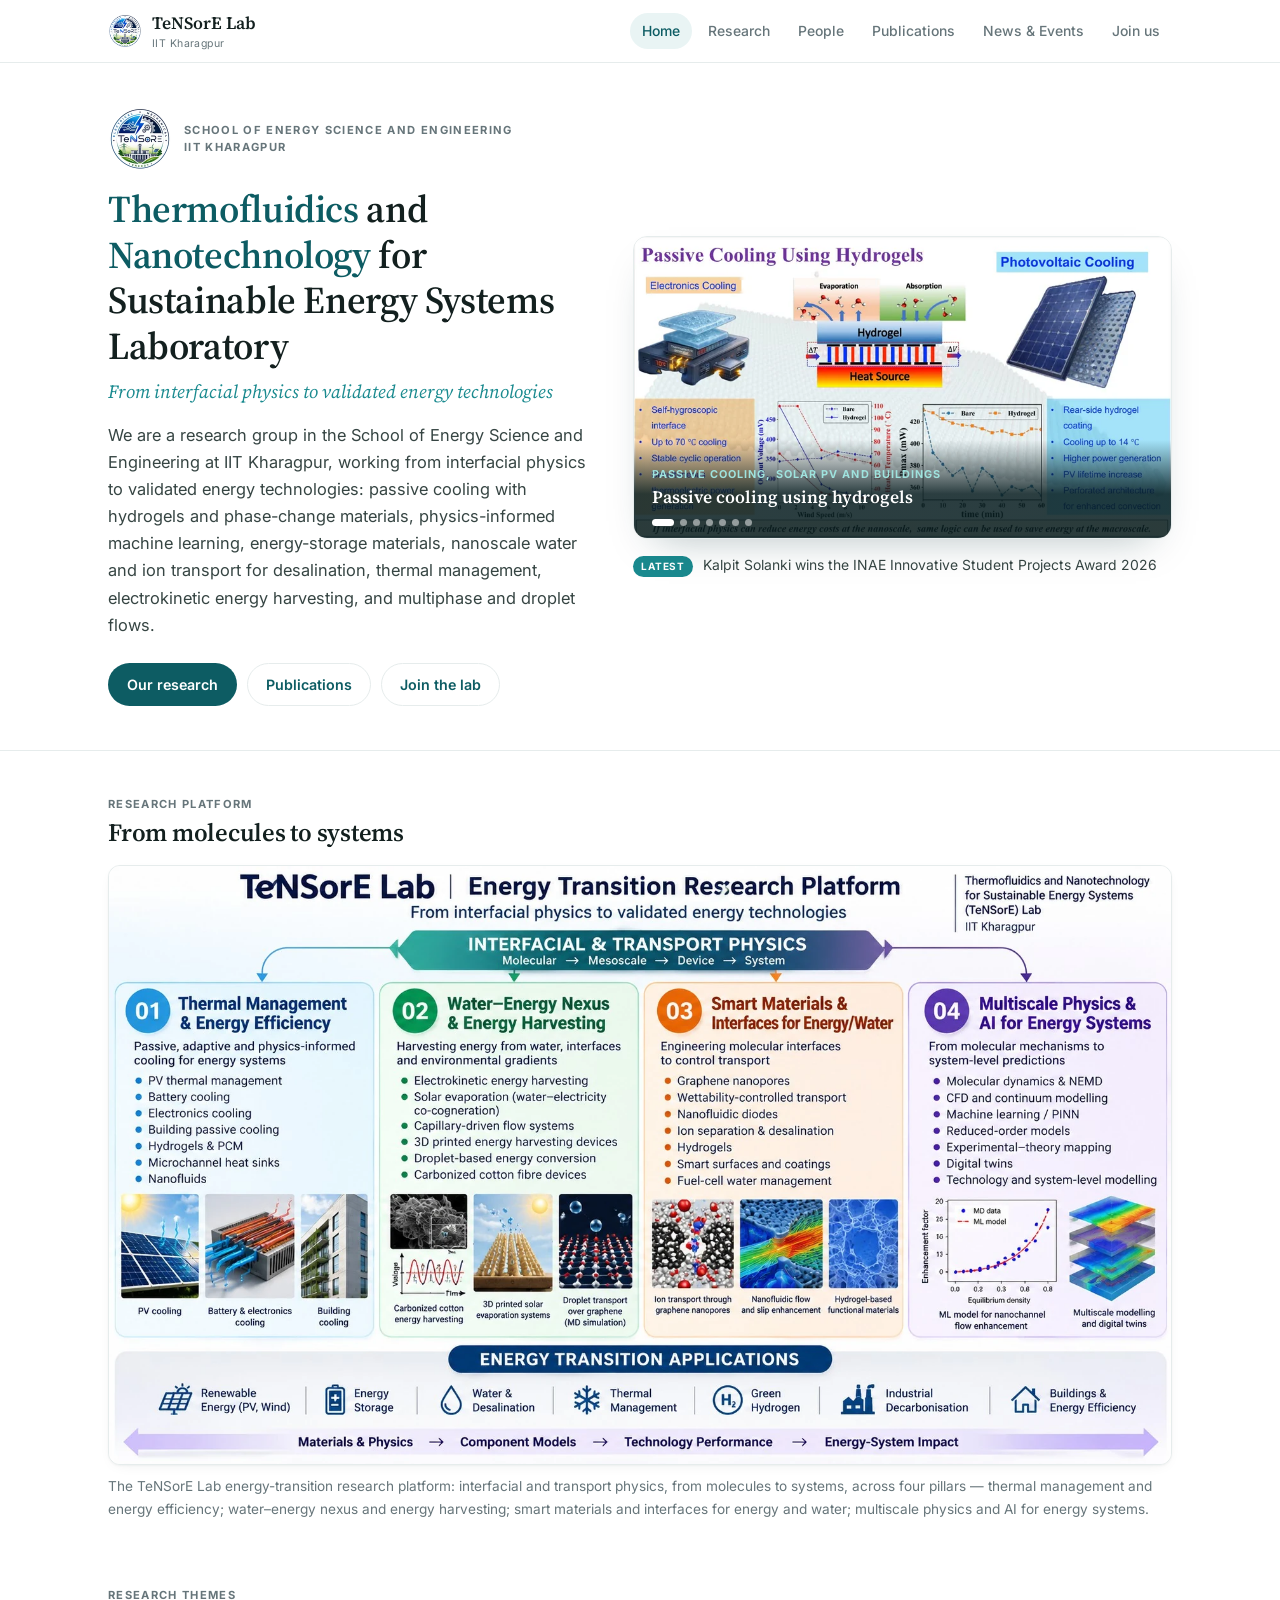
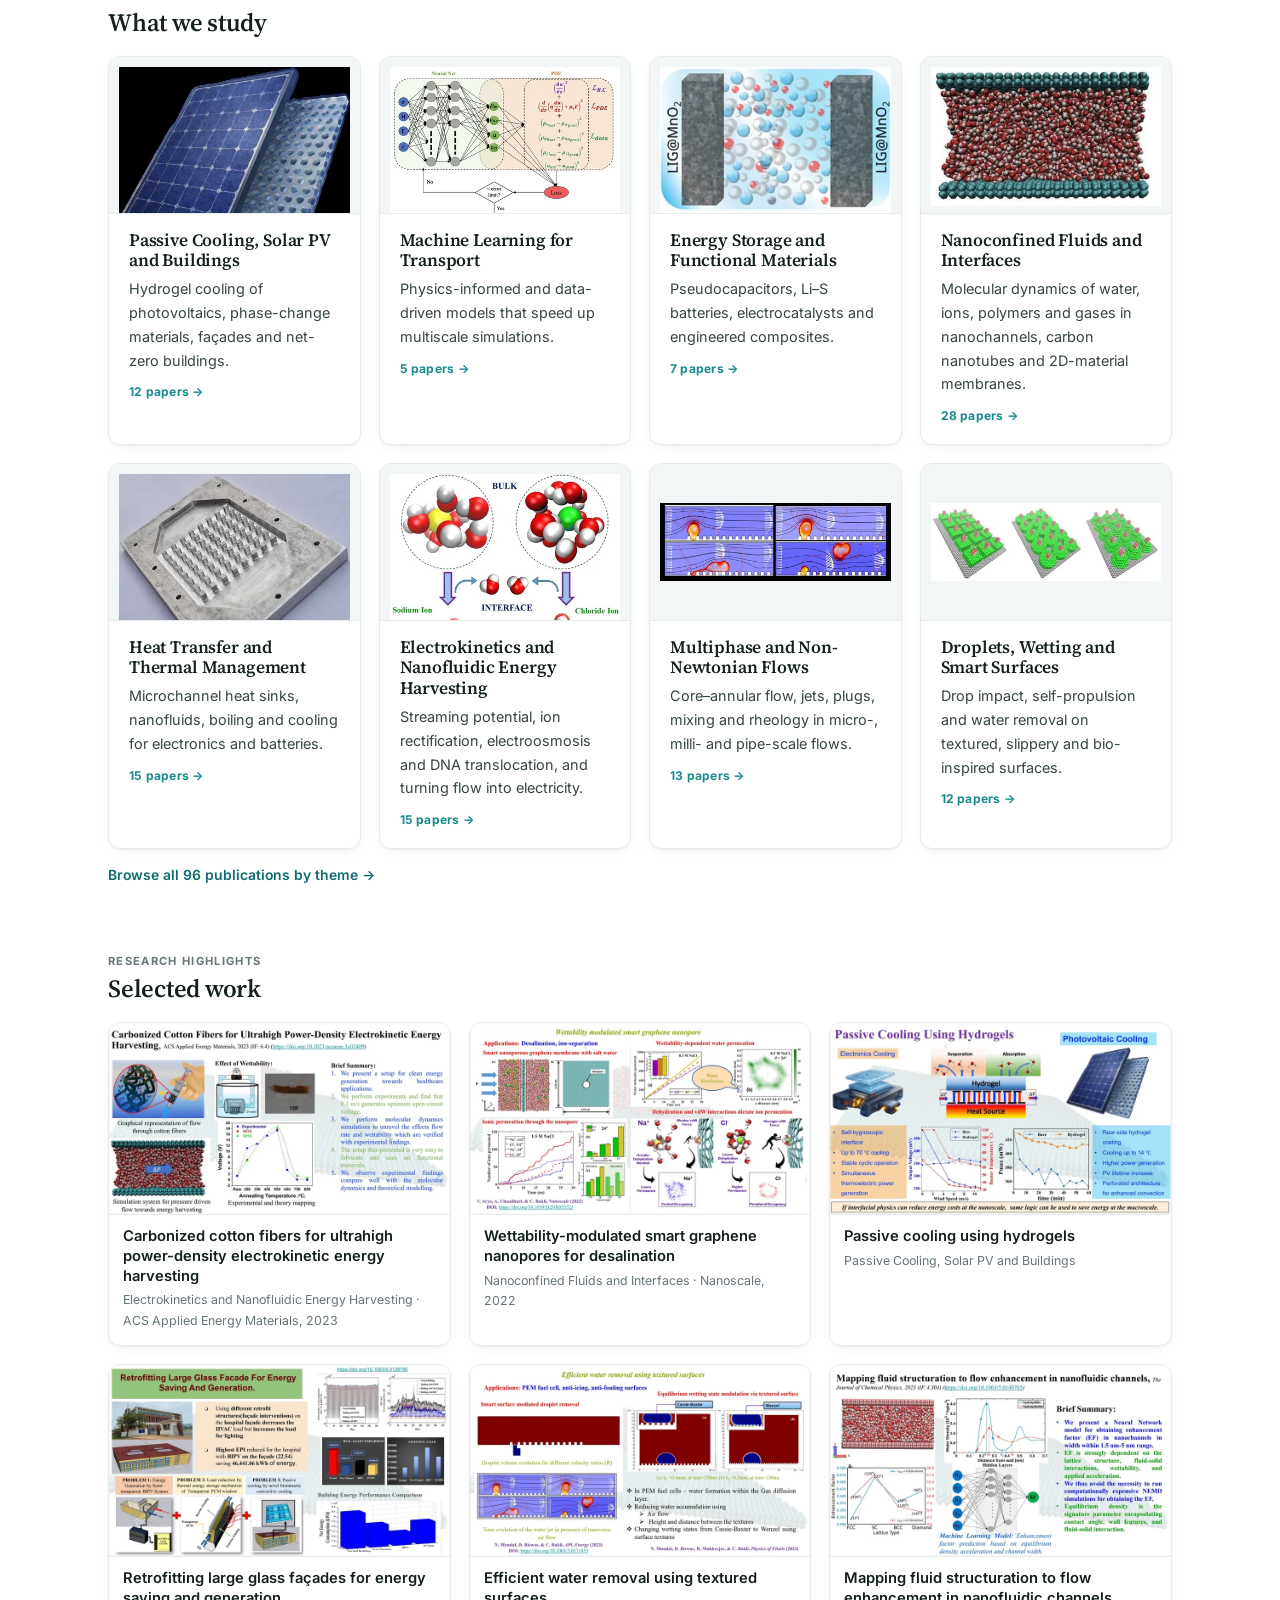
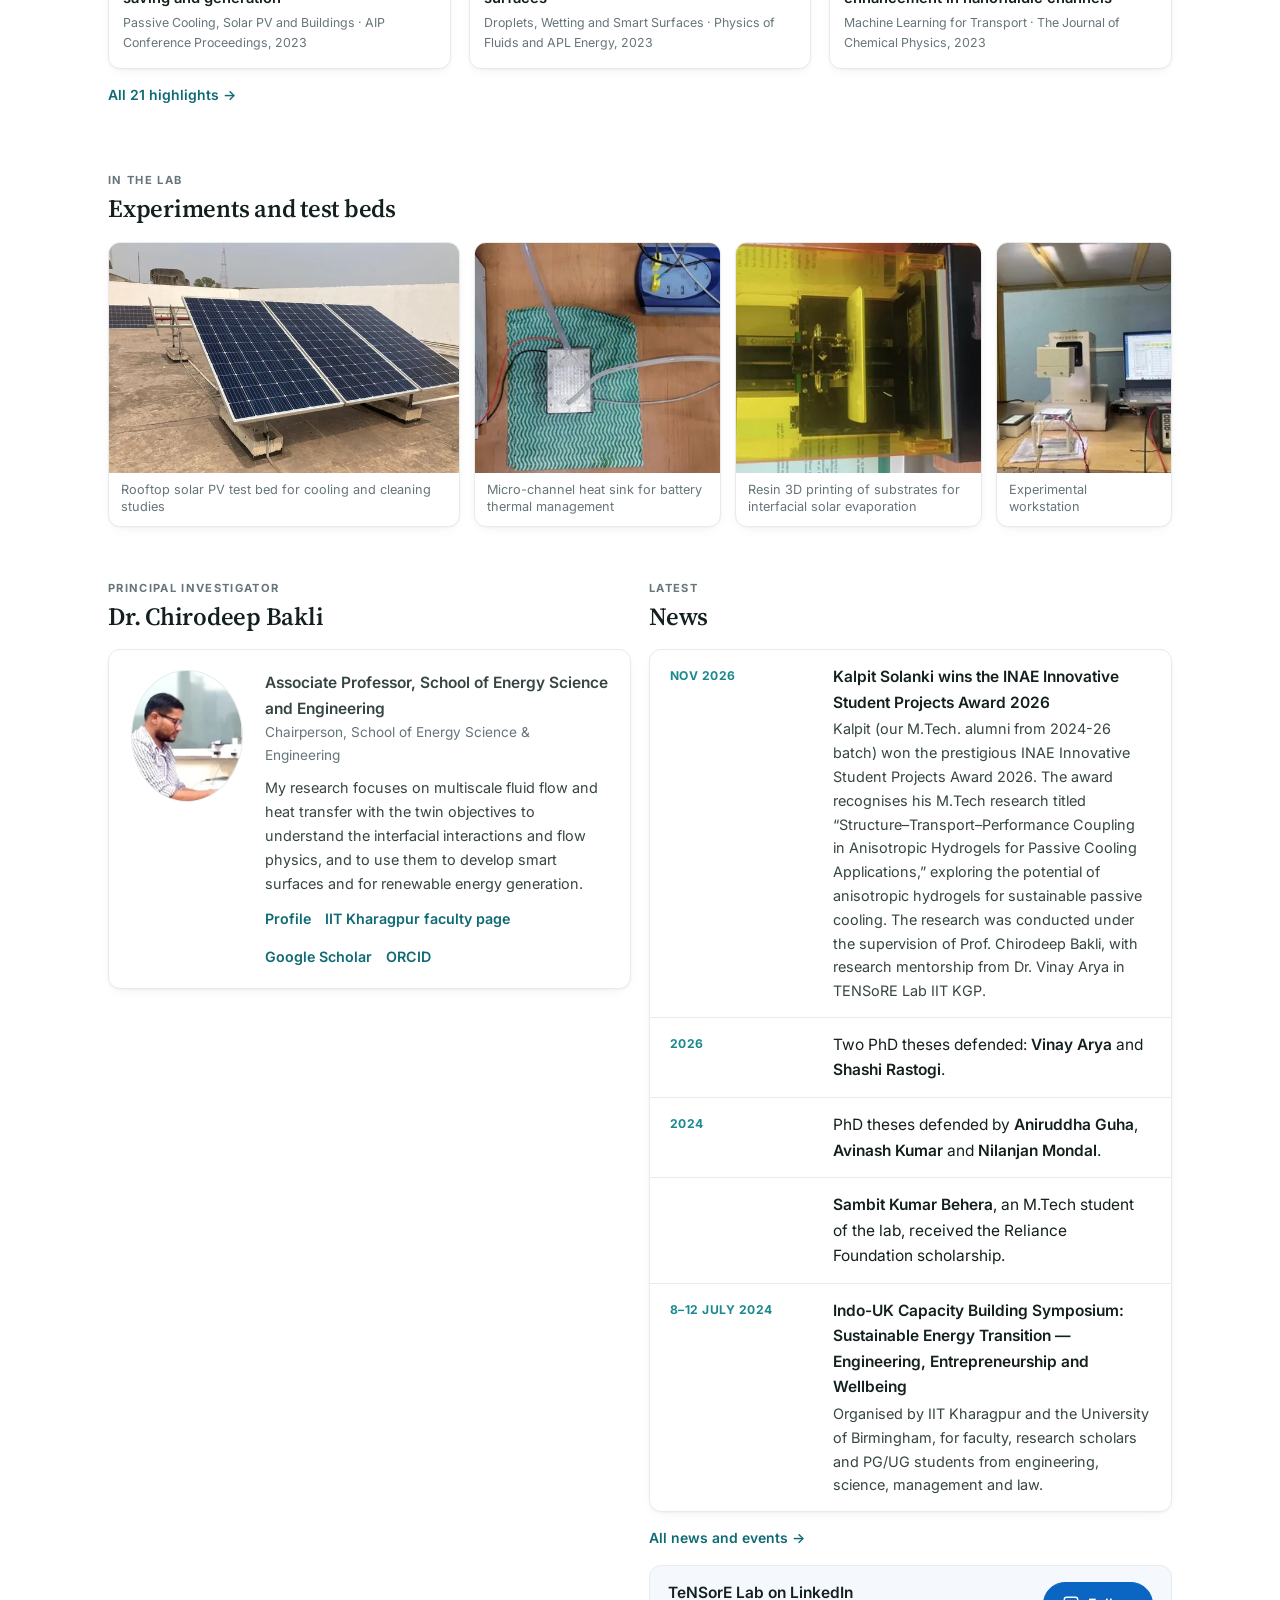
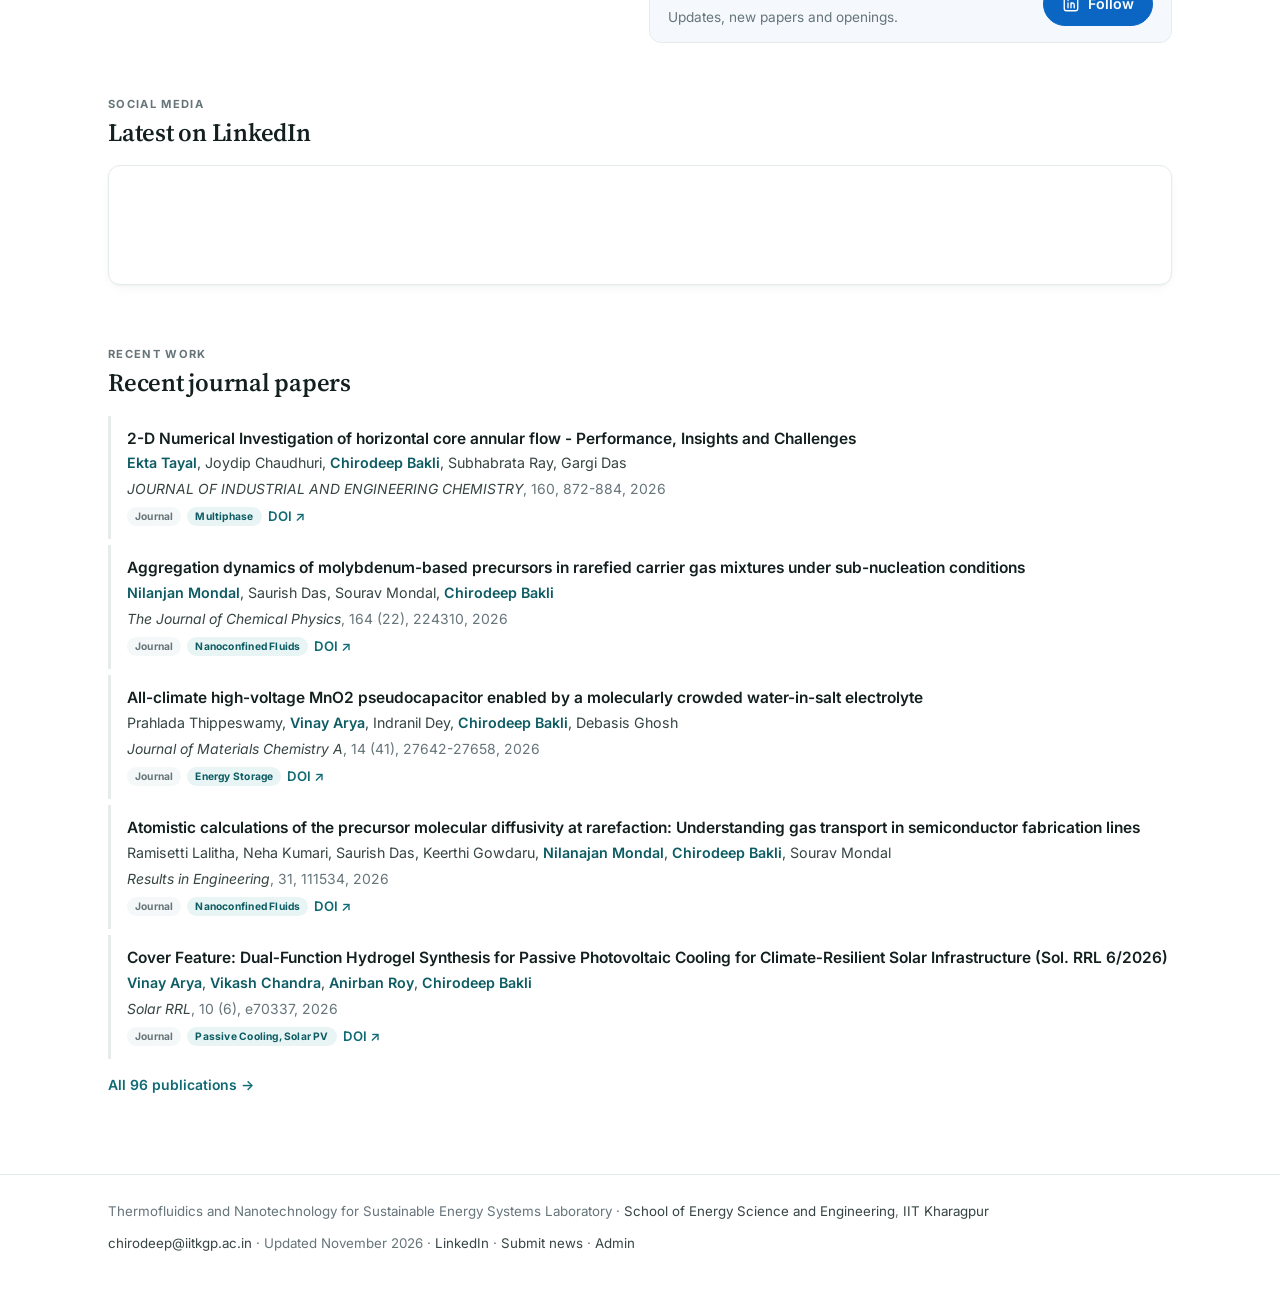
<file: index.html>
<!doctype html>
<html lang="en">
<head>
<meta charset="utf-8">
<meta name="viewport" content="width=device-width, initial-scale=1">
<title>TeNSorE Lab | IIT Kharagpur</title>
<meta name="description" content="We are a research group in the School of Energy Science and Engineering at IIT Kharagpur, working from interfacial physics to validated energy technologies: passive cooling with hydrogels and phase-change materials, physics-informed machine learning, energy-storage materials, nanoscale water and ion transport for desalination, thermal management, electrokinetic energy harvesting, and multiphase and droplet flows.">
<link rel="canonical" href="https://www.vinayarya.in/tensorelab/">
<meta property="og:type" content="website"><meta property="og:title" content="TeNSorE Lab | IIT Kharagpur">
<meta property="og:description" content="We are a research group in the School of Energy Science and Engineering at IIT Kharagpur, working from interfacial physics to validated energy technologies: passive cooling with hydrogels and phase-change materials, physics-informed machine learning, energy-storage materials, nanoscale water and ion transport for desalination, thermal management, electrokinetic energy harvesting, and multiphase and droplet flows."><meta property="og:url" content="https://www.vinayarya.in/tensorelab/">
<link rel="icon" href="images/tensore-logo-64.png" type="image/png"><link rel="apple-touch-icon" href="images/apple-touch-icon.png">
<link rel="preconnect" href="https://fonts.googleapis.com"><link rel="preconnect" href="https://fonts.gstatic.com" crossorigin>
<link href="https://fonts.googleapis.com/css2?family=Inter:wght@400;500;600;700&family=Source+Serif+4:ital,opsz,wght@0,8..60,500;0,8..60,600;1,8..60,400&display=swap" rel="stylesheet">
<link rel="stylesheet" href="assets/site.css">
<script src="assets/site.js"></script>
</head>
<body>
<header class="topbar"><div class="in">
<a class="brand" href="index.html"><img src="images/tensore-logo-64.png" width="34" height="34" alt=""><span><b>TeNSorE Lab</b><small>IIT Kharagpur</small></span></a>
<button class="menu-btn" aria-expanded="false" aria-label="Menu">Menu</button>
<nav aria-label="Main"><a href="index.html" class="active">Home</a><a href="research.html">Research</a><a href="people.html">People</a><a href="publications.html">Publications</a><a href="news.html">News &amp; Events</a><a href="join.html">Join us</a></nav>
</div></header>
<main>

<div class="hero"><div class="wrap"><div>
<div class="mark"><img alt="TeNSorE Lab logo" width="512" height="512" src="images/tensore-logo.128.webp" srcset="images/tensore-logo.128.webp 128w, images/tensore-logo.256.webp 256w" sizes="64px" loading="eager" fetchpriority="high" decoding="async"><div class="eyebrow">School of Energy Science and Engineering<br>IIT Kharagpur</div></div>
<h1><em>Thermofluidics</em> and <em>Nanotechnology</em> for Sustainable Energy Systems Laboratory</h1>
<p class="tagline">From interfacial physics to validated energy technologies</p>
<p class="lead">We are a research group in the School of Energy Science and Engineering at IIT Kharagpur, working from interfacial physics to validated energy technologies: passive cooling with hydrogels and phase-change materials, physics-informed machine learning, energy-storage materials, nanoscale water and ion transport for desalination, thermal management, electrokinetic energy harvesting, and multiphase and droplet flows.</p>
<div class="cta"><a class="btn solid" href="research.html">Our research</a><a class="btn ghost" href="publications.html">Publications</a><a class="btn ghost" href="join.html">Join the lab</a></div>
</div>
<div><div class="carousel" aria-roledescription="carousel" aria-label="Research highlights"><div class="track"><button type="button" class="slide on" data-hl="10" aria-label="Enlarge: Passive cooling using hydrogels"><img alt="Passive cooling using hydrogels" width="1600" height="900" src="images/highlights/slide07.800.webp" srcset="images/highlights/slide07.800.webp 800w, images/highlights/slide07.1200.webp 1200w, images/highlights/slide07.1600.webp 1600w" sizes="(min-width: 960px) 560px, 92vw" loading="eager" fetchpriority="high" style="background-image:url([data-uri])" data-lqip decoding="async"><span class="cap"><span class="th">Passive Cooling, Solar PV and Buildings</span><b>Passive cooling using hydrogels</b></span></button><button type="button" class="slide" data-hl="1" aria-label="Enlarge: Mapping fluid structuration to flow enhancement in nanofluidic channels" tabindex=-1><img alt="Mapping fluid structuration to flow enhancement in nanofluidic channels" width="1600" height="900" data-src="images/highlights/slide03.800.webp" data-srcset="images/highlights/slide03.800.webp 800w, images/highlights/slide03.1200.webp 1200w, images/highlights/slide03.1600.webp 1600w" sizes="(min-width: 960px) 560px, 92vw" loading="lazy" style="background-image:url([data-uri])" data-lqip decoding="async"><span class="cap"><span class="th">Machine Learning for Transport</span><b>Mapping fluid structuration to flow enhancement in nanofluidic channels</b></span></button><button type="button" class="slide" data-hl="19" aria-label="Enlarge: AI and nanothermodynamics for advanced thermal and energy-storage materials" tabindex=-1><img alt="AI and nanothermodynamics for advanced thermal and energy-storage materials" width="1600" height="900" data-src="images/highlights/htw06.800.webp" data-srcset="images/highlights/htw06.800.webp 800w, images/highlights/htw06.1200.webp 1200w, images/highlights/htw06.1600.webp 1600w" sizes="(min-width: 960px) 560px, 92vw" loading="lazy" style="background-image:url([data-uri])" data-lqip decoding="async"><span class="cap"><span class="th">Energy Storage and Functional Materials</span><b>AI and nanothermodynamics for advanced thermal and energy-storage materials</b></span></button><button type="button" class="slide" data-hl="3" aria-label="Enlarge: Porous-media capillary flow for solar-evaporation-based energy harvesting" tabindex=-1><img alt="Porous-media capillary flow for solar-evaporation-based energy harvesting" width="1600" height="900" data-src="images/highlights/slide05.800.webp" data-srcset="images/highlights/slide05.800.webp 800w, images/highlights/slide05.1200.webp 1200w, images/highlights/slide05.1600.webp 1600w" sizes="(min-width: 960px) 560px, 92vw" loading="lazy" style="background-image:url([data-uri])" data-lqip decoding="async"><span class="cap"><span class="th">Nanoconfined Fluids and Interfaces</span><b>Porous-media capillary flow for solar-evaporation-based energy harvesting</b></span></button><button type="button" class="slide" data-hl="8" aria-label="Enlarge: Electronics cooling with shape-engineered interfaces and non-Newtonian nanofluids" tabindex=-1><img alt="Electronics cooling with shape-engineered interfaces and non-Newtonian nanofluids" width="1600" height="900" data-src="images/highlights/slide12.800.webp" data-srcset="images/highlights/slide12.800.webp 800w, images/highlights/slide12.1200.webp 1200w, images/highlights/slide12.1600.webp 1600w" sizes="(min-width: 960px) 560px, 92vw" loading="lazy" style="background-image:url([data-uri])" data-lqip decoding="async"><span class="cap"><span class="th">Heat Transfer and Thermal Management</span><b>Electronics cooling with shape-engineered interfaces and non-Newtonian nanofluids</b></span></button><button type="button" class="slide" data-hl="0" aria-label="Enlarge: Carbonized cotton fibers for ultrahigh power-density electrokinetic energy harvesting" tabindex=-1><img alt="Carbonized cotton fibers for ultrahigh power-density electrokinetic energy harvesting" width="1600" height="900" data-src="images/highlights/slide02.800.webp" data-srcset="images/highlights/slide02.800.webp 800w, images/highlights/slide02.1200.webp 1200w, images/highlights/slide02.1600.webp 1600w" sizes="(min-width: 960px) 560px, 92vw" loading="lazy" style="background-image:url([data-uri])" data-lqip decoding="async"><span class="cap"><span class="th">Electrokinetics and Nanofluidic Energy Harvesting</span><b>Carbonized cotton fibers for ultrahigh power-density electrokinetic energy harvesting</b></span></button><button type="button" class="slide" data-hl="7" aria-label="Enlarge: Efficient water removal using textured surfaces" tabindex=-1><img alt="Efficient water removal using textured surfaces" width="1600" height="900" data-src="images/highlights/slide11.800.webp" data-srcset="images/highlights/slide11.800.webp 800w, images/highlights/slide11.1200.webp 1200w, images/highlights/slide11.1600.webp 1600w" sizes="(min-width: 960px) 560px, 92vw" loading="lazy" style="background-image:url([data-uri])" data-lqip decoding="async"><span class="cap"><span class="th">Droplets, Wetting and Smart Surfaces</span><b>Efficient water removal using textured surfaces</b></span></button></div>
<button type="button" class="nav prev" aria-label="Previous slide">‹</button><button type="button" class="nav next" aria-label="Next slide">›</button>
<div class="dots"><button type="button" aria-label="Slide 1" aria-current=true></button><button type="button" aria-label="Slide 2"></button><button type="button" aria-label="Slide 3"></button><button type="button" aria-label="Slide 4"></button><button type="button" aria-label="Slide 5"></button><button type="button" aria-label="Slide 6"></button><button type="button" aria-label="Slide 7"></button></div></div>
<a class="latest" href="news.html"><span class="tag">Latest</span><span>Kalpit Solanki  wins the INAE Innovative Student Projects Award 2026</span></a></div>
</div></div>
<div class="wrap">
<section><div class="eyebrow">Research platform</div><h2 class="sec">From molecules to systems</h2>
<a class="platform reveal" href="images/research-platform.1672.webp" title="Open full size"><img alt="The TeNSorE Lab energy-transition research platform: interfacial and transport physics, from molecules to systems, across four pillars — thermal management and energy efficiency; water–energy nexus and energy harvesting; smart materials and interfaces for energy and water; multiscale physics and AI for energy systems." width="1672" height="941" src="images/research-platform.1000.webp" srcset="images/research-platform.1000.webp 1000w, images/research-platform.1672.webp 1672w" sizes="(min-width: 1120px) 1064px, 96vw" loading="lazy" style="background-image:url([data-uri])" data-lqip decoding="async"></a>
<p class="note" style="margin-top:10px">The TeNSorE Lab energy-transition research platform: interfacial and transport physics, from molecules to systems, across four pillars — thermal management and energy efficiency; water–energy nexus and energy harvesting; smart materials and interfaces for energy and water; multiscale physics and AI for energy systems.</p></section>
<section><div class="eyebrow">Research themes</div><h2 class="sec">What we study</h2>
<div class="grid g4"><a href="research.html#solar" class="card fig reveal" style="--d:0ms"><div class="img"><img alt="Passive Cooling, Solar PV and Buildings" width="376" height="325" src="images/themes/solar.376.webp" srcset="images/themes/solar.376.webp 376w" sizes="(min-width: 1120px) 250px, (min-width: 960px) 23vw, (min-width: 700px) 45vw, 92vw" loading="lazy" style="background-image:url([data-uri])" data-lqip decoding="async"></div><div class="body"><h3>Passive Cooling, Solar PV and Buildings</h3><p>Hydrogel cooling of photovoltaics, phase-change materials, façades and net-zero buildings.</p><div class="n">12 papers →</div></div></a><a href="research.html#ml" class="card fig reveal" style="--d:60ms"><div class="img"><img alt="Machine Learning for Transport" width="900" height="612" src="images/themes/ml.420.webp" srcset="images/themes/ml.420.webp 420w, images/themes/ml.840.webp 840w" sizes="(min-width: 1120px) 250px, (min-width: 960px) 23vw, (min-width: 700px) 45vw, 92vw" loading="lazy" style="background-image:url([data-uri])" data-lqip decoding="async"></div><div class="body"><h3>Machine Learning for Transport</h3><p>Physics-informed and data-driven models that speed up multiscale simulations.</p><div class="n">5 papers →</div></div></a><a href="research.html#materials" class="card fig reveal" style="--d:120ms"><div class="img"><img alt="Energy Storage and Functional Materials" width="611" height="460" src="images/themes/materials.420.webp" srcset="images/themes/materials.420.webp 420w, images/themes/materials.611.webp 611w" sizes="(min-width: 1120px) 250px, (min-width: 960px) 23vw, (min-width: 700px) 45vw, 92vw" loading="lazy" style="background-image:url([data-uri])" data-lqip decoding="async"></div><div class="body"><h3>Energy Storage and Functional Materials</h3><p>Pseudocapacitors, Li–S batteries, electrocatalysts and engineered composites.</p><div class="n">7 papers →</div></div></a><a href="research.html#nano" class="card fig reveal" style="--d:180ms"><div class="img"><img alt="Nanoconfined Fluids and Interfaces" width="570" height="344" src="images/themes/nano.420.webp" srcset="images/themes/nano.420.webp 420w, images/themes/nano.570.webp 570w" sizes="(min-width: 1120px) 250px, (min-width: 960px) 23vw, (min-width: 700px) 45vw, 92vw" loading="lazy" style="background-image:url([data-uri])" data-lqip decoding="async"></div><div class="body"><h3>Nanoconfined Fluids and Interfaces</h3><p>Molecular dynamics of water, ions, polymers and gases in nanochannels, carbon nanotubes and 2D-material membranes.</p><div class="n">28 papers →</div></div></a><a href="research.html#thermal" class="card fig reveal" style="--d:240ms"><div class="img"><img alt="Heat Transfer and Thermal Management" width="468" height="412" src="images/themes/thermal.420.webp" srcset="images/themes/thermal.420.webp 420w, images/themes/thermal.468.webp 468w" sizes="(min-width: 1120px) 250px, (min-width: 960px) 23vw, (min-width: 700px) 45vw, 92vw" loading="lazy" style="background-image:url([data-uri])" data-lqip decoding="async"></div><div class="body"><h3>Heat Transfer and Thermal Management</h3><p>Microchannel heat sinks, nanofluids, boiling and cooling for electronics and batteries.</p><div class="n">15 papers →</div></div></a><a href="research.html#ek" class="card fig reveal" style="--d:300ms"><div class="img"><img alt="Electrokinetics and Nanofluidic Energy Harvesting" width="827" height="752" src="images/themes/ek.420.webp" srcset="images/themes/ek.420.webp 420w, images/themes/ek.827.webp 827w" sizes="(min-width: 1120px) 250px, (min-width: 960px) 23vw, (min-width: 700px) 45vw, 92vw" loading="lazy" style="background-image:url([data-uri])" data-lqip decoding="async"></div><div class="body"><h3>Electrokinetics and Nanofluidic Energy Harvesting</h3><p>Streaming potential, ion rectification, electroosmosis and DNA translocation, and turning flow into electricity.</p><div class="n">15 papers →</div></div></a><a href="research.html#multiphase" class="card fig reveal" style="--d:360ms"><div class="img"><img alt="Multiphase and Non-Newtonian Flows" width="900" height="305" src="images/themes/multiphase.420.webp" srcset="images/themes/multiphase.420.webp 420w, images/themes/multiphase.840.webp 840w" sizes="(min-width: 1120px) 250px, (min-width: 960px) 23vw, (min-width: 700px) 45vw, 92vw" loading="lazy" style="background-image:url([data-uri])" data-lqip decoding="async"></div><div class="body"><h3>Multiphase and Non-Newtonian Flows</h3><p>Core–annular flow, jets, plugs, mixing and rheology in micro-, milli- and pipe-scale flows.</p><div class="n">13 papers →</div></div></a><a href="research.html#droplets" class="card fig reveal" style="--d:420ms"><div class="img"><img alt="Droplets, Wetting and Smart Surfaces" width="646" height="220" src="images/themes/droplets.420.webp" srcset="images/themes/droplets.420.webp 420w, images/themes/droplets.646.webp 646w" sizes="(min-width: 1120px) 250px, (min-width: 960px) 23vw, (min-width: 700px) 45vw, 92vw" loading="lazy" style="background-image:url([data-uri])" data-lqip decoding="async"></div><div class="body"><h3>Droplets, Wetting and Smart Surfaces</h3><p>Drop impact, self-propulsion and water removal on textured, slippery and bio-inspired surfaces.</p><div class="n">12 papers →</div></div></a></div><p class="more"><a href="publications.html">Browse all 96 publications by theme →</a></p></section>
<section><div class="eyebrow">Research highlights</div><h2 class="sec">Selected work</h2>
<div class="hl"><button type="button" data-hl="0" data-theme="ek" aria-label="Enlarge: Carbonized cotton fibers for ultrahigh power-density electrokinetic energy harvesting"><img alt="Carbonized cotton fibers for ultrahigh power-density electrokinetic energy harvesting" width="1600" height="900" src="images/highlights/slide02.800.webp" srcset="images/highlights/slide02.800.webp 800w, images/highlights/slide02.1200.webp 1200w, images/highlights/slide02.1600.webp 1600w" sizes="(min-width: 1120px) 345px, (min-width: 960px) 31vw, (min-width: 700px) 46vw, 92vw" loading="lazy" style="background-image:url([data-uri])" data-lqip decoding="async"><div class="cap"><b>Carbonized cotton fibers for ultrahigh power-density electrokinetic energy harvesting</b><span>Electrokinetics and Nanofluidic Energy Harvesting · ACS Applied Energy Materials, 2023</span></div></button><button type="button" data-hl="5" data-theme="nano" aria-label="Enlarge: Wettability-modulated smart graphene nanopores for desalination"><img alt="Wettability-modulated smart graphene nanopores for desalination" width="1600" height="900" src="images/highlights/slide09.800.webp" srcset="images/highlights/slide09.800.webp 800w, images/highlights/slide09.1200.webp 1200w, images/highlights/slide09.1600.webp 1600w" sizes="(min-width: 1120px) 345px, (min-width: 960px) 31vw, (min-width: 700px) 46vw, 92vw" loading="lazy" style="background-image:url([data-uri])" data-lqip decoding="async"><div class="cap"><b>Wettability-modulated smart graphene nanopores for desalination</b><span>Nanoconfined Fluids and Interfaces · Nanoscale, 2022</span></div></button><button type="button" data-hl="10" data-theme="solar" aria-label="Enlarge: Passive cooling using hydrogels"><img alt="Passive cooling using hydrogels" width="1600" height="900" src="images/highlights/slide07.800.webp" srcset="images/highlights/slide07.800.webp 800w, images/highlights/slide07.1200.webp 1200w, images/highlights/slide07.1600.webp 1600w" sizes="(min-width: 1120px) 345px, (min-width: 960px) 31vw, (min-width: 700px) 46vw, 92vw" loading="lazy" style="background-image:url([data-uri])" data-lqip decoding="async"><div class="cap"><b>Passive cooling using hydrogels</b><span>Passive Cooling, Solar PV and Buildings</span></div></button><button type="button" data-hl="14" data-theme="solar" aria-label="Enlarge: Retrofitting large glass façades for energy saving and generation"><img alt="Retrofitting large glass façades for energy saving and generation" width="1600" height="900" src="images/highlights/slide16.800.webp" srcset="images/highlights/slide16.800.webp 800w, images/highlights/slide16.1200.webp 1200w, images/highlights/slide16.1600.webp 1600w" sizes="(min-width: 1120px) 345px, (min-width: 960px) 31vw, (min-width: 700px) 46vw, 92vw" loading="lazy" style="background-image:url([data-uri])" data-lqip decoding="async"><div class="cap"><b>Retrofitting large glass façades for energy saving and generation</b><span>Passive Cooling, Solar PV and Buildings · AIP Conference Proceedings, 2023</span></div></button><button type="button" data-hl="7" data-theme="droplets" aria-label="Enlarge: Efficient water removal using textured surfaces"><img alt="Efficient water removal using textured surfaces" width="1600" height="900" src="images/highlights/slide11.800.webp" srcset="images/highlights/slide11.800.webp 800w, images/highlights/slide11.1200.webp 1200w, images/highlights/slide11.1600.webp 1600w" sizes="(min-width: 1120px) 345px, (min-width: 960px) 31vw, (min-width: 700px) 46vw, 92vw" loading="lazy" style="background-image:url([data-uri])" data-lqip decoding="async"><div class="cap"><b>Efficient water removal using textured surfaces</b><span>Droplets, Wetting and Smart Surfaces · Physics of Fluids and APL Energy, 2023</span></div></button><button type="button" data-hl="1" data-theme="ml" aria-label="Enlarge: Mapping fluid structuration to flow enhancement in nanofluidic channels"><img alt="Mapping fluid structuration to flow enhancement in nanofluidic channels" width="1600" height="900" src="images/highlights/slide03.800.webp" srcset="images/highlights/slide03.800.webp 800w, images/highlights/slide03.1200.webp 1200w, images/highlights/slide03.1600.webp 1600w" sizes="(min-width: 1120px) 345px, (min-width: 960px) 31vw, (min-width: 700px) 46vw, 92vw" loading="lazy" style="background-image:url([data-uri])" data-lqip decoding="async"><div class="cap"><b>Mapping fluid structuration to flow enhancement in nanofluidic channels</b><span>Machine Learning for Transport · The Journal of Chemical Physics, 2023</span></div></button></div><p class="more"><a href="research.html#highlights">All 21 highlights →</a></p></section>
<section><div class="eyebrow">In the lab</div><h2 class="sec">Experiments and test beds</h2><div class="photos"><figure class="photo reveal" style="--d:0ms"><img alt="Rooftop solar PV test bed for cooling and cleaning studies" width="1200" height="900" src="images/lab/rooftop-pv.600.webp" srcset="images/lab/rooftop-pv.600.webp 600w, images/lab/rooftop-pv.1000.webp 1000w" sizes="(min-width: 960px) 30vw, (min-width: 700px) 46vw, 92vw" loading="lazy" style="background-image:url([data-uri])" data-lqip decoding="async"><figcaption>Rooftop solar PV test bed for cooling and cleaning studies</figcaption></figure><figure class="photo reveal" style="--d:60ms"><img alt="Micro-channel heat sink for battery thermal management" width="1200" height="596" src="images/lab/battery-cooling.600.webp" srcset="images/lab/battery-cooling.600.webp 600w, images/lab/battery-cooling.1000.webp 1000w" sizes="(min-width: 960px) 30vw, (min-width: 700px) 46vw, 92vw" loading="lazy" style="background-image:url([data-uri])" data-lqip decoding="async"><figcaption>Micro-channel heat sink for battery thermal management</figcaption></figure><figure class="photo reveal" style="--d:120ms"><img alt="Resin 3D printing of substrates for interfacial solar evaporation" width="1200" height="540" src="images/lab/3d-printer.600.webp" srcset="images/lab/3d-printer.600.webp 600w, images/lab/3d-printer.1000.webp 1000w" sizes="(min-width: 960px) 30vw, (min-width: 700px) 46vw, 92vw" loading="lazy" style="background-image:url([data-uri])" data-lqip decoding="async"><figcaption>Resin 3D printing of substrates for interfacial solar evaporation</figcaption></figure><figure class="photo reveal" style="--d:180ms"><img alt="Experimental workstation" width="414" height="311" src="images/lab/workstation.414.webp" srcset="images/lab/workstation.414.webp 414w" sizes="(min-width: 960px) 30vw, (min-width: 700px) 46vw, 92vw" loading="lazy" style="background-image:url([data-uri])" data-lqip decoding="async"><figcaption>Experimental workstation</figcaption></figure></div></section>
<section><div class="grid g2">
<div><div class="eyebrow">Principal investigator</div><h2 class="sec">Dr. Chirodeep Bakli</h2>
<div class="card pi reveal"><img alt="Dr. Chirodeep Bakli" class="avatar photo-av" width="360" height="360" src="images/people/chirodeep-bakli.160.webp" srcset="images/people/chirodeep-bakli.160.webp 160w, images/people/chirodeep-bakli.320.webp 320w" sizes="132px" loading="lazy" decoding="async"><div>
<div class="t">Associate Professor, School of Energy Science and Engineering</div><div class="note">Chairperson, School of Energy Science &amp; Engineering</div>
<p class="lead2" style="margin:10px 0 0">My research focuses on multiscale fluid flow and heat transfer with the twin objectives to understand the interfacial interactions and flow physics, and to use them to develop smart surfaces and for renewable energy generation.</p>
<div class="links"><a href="people.html#pi">Profile</a><a href="https://www.iitkgp.ac.in/department/ES/faculty/es-chirodeep">IIT Kharagpur faculty page</a><a href="https://scholar.google.com/citations?user=cBwTBoQAAAAJ&amp;hl=en">Google Scholar</a><a href="https://orcid.org/0000-0002-5882-143X">ORCID</a></div></div></div></div>
<div><div class="eyebrow">Latest</div><h2 class="sec">News</h2><ul class="list reveal"><li><time>Nov 2026</time><div class="what"><b>Kalpit Solanki  wins the INAE Innovative Student Projects Award 2026</b><p>Kalpit (our M.Tech. alumni from 2024-26 batch) won the prestigious INAE Innovative Student Projects Award 2026. The award recognises his M.Tech research titled “Structure–Transport–Performance Coupling in Anisotropic Hydrogels for Passive Cooling Applications,” exploring the potential of anisotropic hydrogels for sustainable passive cooling. The research was conducted under the supervision of Prof. Chirodeep Bakli, with research mentorship from Dr. Vinay Arya in TENSoRE Lab IIT KGP.</p></div></li><li><time>2026</time><div class="what">Two PhD theses defended: <b>Vinay Arya</b> and <b>Shashi Rastogi</b>.</div></li><li><time>2024</time><div class="what">PhD theses defended by <b>Aniruddha Guha</b>, <b>Avinash Kumar</b> and <b>Nilanjan Mondal</b>.</div></li><li><time>&nbsp;</time><div class="what"><b>Sambit Kumar Behera</b>, an M.Tech student of the lab, received the Reliance Foundation scholarship.</div></li><li><time>8–12 July 2024</time><div class="what"><b>Indo-UK Capacity Building Symposium: Sustainable Energy Transition — Engineering, Entrepreneurship and Wellbeing</b><p>Organised by IIT Kharagpur and the University of Birmingham, for faculty, research scholars and PG/UG students from engineering, science, management and law.</p></div></li></ul>
<p class="more"><a href="news.html">All news and events →</a></p>
<div class="li-card reveal"><div><b>TeNSorE Lab on LinkedIn</b><span>Updates, new papers and openings.</span></div><a class="btn li" href="https://www.linkedin.com/company/tensore-lab-iit-kgp/" target="_blank" rel="noopener"><svg viewBox="0 0 24 24" aria-hidden="true"><rect x="3" y="3" width="18" height="18" rx="3"/><path d="M8 10.5V17M8 7.2v.1M12 17v-3.6c0-1.7 1-2.7 2.3-2.7s2 .9 2 2.6V17M12 10.5V17"/></svg><span>Follow</span></a></div></div>
</div></section>
<section id="linkedin"><div class="eyebrow">Social media</div><h2 class="sec">Latest on LinkedIn</h2><div class="li-widget"><div class="sk-ww-linkedin-page-post" data-embed-id="25727873"></div></div><script src="https://widgets.sociablekit.com/linkedin-page-posts/widget.js" defer></script></section>
<section><div class="eyebrow">Recent work</div><h2 class="sec">Recent journal papers</h2>
<ol class="pubs"><li class="pub" data-type="journal" data-themes="multiphase" data-text="2-d numerical investigation of horizontal core annular flow - performance, insights and challenges ekta tayal joydip chaudhuri chirodeep bakli subhabrata ray gargi das journal of industrial and engineering chemistry 2026 10.1016/j.jiec.2026.02.034"><div class="ti">2-D Numerical Investigation of horizontal core annular flow - Performance, Insights and Challenges</div><div class="au"><span class="lab">Ekta Tayal</span>, Joydip Chaudhuri, <span class="lab">Chirodeep Bakli</span>, Subhabrata Ray, Gargi Das</div><div class="ve"><i>JOURNAL OF INDUSTRIAL AND ENGINEERING CHEMISTRY</i>, 160, 872-884, 2026</div><div class="tags"><span class="tag journal">Journal</span><span class="tag th">Multiphase</span><a class="doi" href="https://doi.org/10.1016/j.jiec.2026.02.034">DOI ↗</a></div></li><li class="pub" data-type="journal" data-themes="nano" data-text="aggregation dynamics of molybdenum-based precursors in rarefied carrier gas mixtures under sub-nucleation conditions nilanjan mondal saurish das sourav mondal chirodeep bakli the journal of chemical physics 2026 10.1063/5.0293119"><div class="ti">Aggregation dynamics of molybdenum-based precursors in rarefied carrier gas mixtures under sub-nucleation conditions</div><div class="au"><span class="lab">Nilanjan Mondal</span>, Saurish Das, Sourav Mondal, <span class="lab">Chirodeep Bakli</span></div><div class="ve"><i>The Journal of Chemical Physics</i>, 164 (22), 224310, 2026</div><div class="tags"><span class="tag journal">Journal</span><span class="tag th">Nanoconfined Fluids</span><a class="doi" href="https://doi.org/10.1063/5.0293119">DOI ↗</a></div></li><li class="pub" data-type="journal" data-themes="materials" data-text="all-climate high-voltage mno2 pseudocapacitor enabled by a molecularly crowded water-in-salt electrolyte prahlada thippeswamy vinay arya indranil dey chirodeep bakli debasis ghosh journal of materials chemistry a 2026 10.1039/d5ta10251k"><div class="ti">All-climate high-voltage MnO2 pseudocapacitor enabled by a molecularly crowded water-in-salt electrolyte</div><div class="au">Prahlada Thippeswamy, <span class="lab">Vinay Arya</span>, Indranil Dey, <span class="lab">Chirodeep Bakli</span>, Debasis Ghosh</div><div class="ve"><i>Journal of Materials Chemistry A</i>, 14 (41), 27642-27658, 2026</div><div class="tags"><span class="tag journal">Journal</span><span class="tag th">Energy Storage</span><a class="doi" href="https://doi.org/10.1039/d5ta10251k">DOI ↗</a></div></li><li class="pub" data-type="journal" data-themes="nano" data-text="atomistic calculations of the precursor molecular diffusivity at rarefaction: understanding gas transport in semiconductor fabrication lines ramisetti lalitha neha kumari saurish das keerthi gowdaru nilanajan mondal chirodeep bakli sourav mondal results in engineering 2026 10.1016/j.rineng.2026.111534"><div class="ti">Atomistic calculations of the precursor molecular diffusivity at rarefaction: Understanding gas transport in semiconductor fabrication lines</div><div class="au">Ramisetti Lalitha, Neha Kumari, Saurish Das, Keerthi Gowdaru, <span class="lab">Nilanajan Mondal</span>, <span class="lab">Chirodeep Bakli</span>, Sourav Mondal</div><div class="ve"><i>Results in Engineering</i>, 31, 111534, 2026</div><div class="tags"><span class="tag journal">Journal</span><span class="tag th">Nanoconfined Fluids</span><a class="doi" href="https://doi.org/10.1016/j.rineng.2026.111534">DOI ↗</a></div></li><li class="pub" data-type="journal" data-themes="solar" data-text="cover feature: dualfunction hydrogel synthesis for passive photovoltaic cooling for climateresilient solar infrastructure (sol. rrl 6/2026) vinay arya vikash chandra anirban roy chirodeep bakli solar rrl 2026 10.1002/solr.70337"><div class="ti">Cover Feature: Dual‐Function Hydrogel Synthesis for Passive Photovoltaic Cooling for Climate‐Resilient Solar Infrastructure (Sol. RRL 6/2026)</div><div class="au"><span class="lab">Vinay Arya</span>, <span class="lab">Vikash Chandra</span>, <span class="lab">Anirban Roy</span>, <span class="lab">Chirodeep Bakli</span></div><div class="ve"><i>Solar RRL</i>, 10 (6), e70337, 2026</div><div class="tags"><span class="tag journal">Journal</span><span class="tag th">Passive Cooling, Solar PV</span><a class="doi" href="https://doi.org/10.1002/solr.70337">DOI ↗</a></div></li></ol>
<p class="more"><a href="publications.html">All 96 publications →</a></p></section>
</div><dialog class="lb" id="lb"><img alt=""><div class="bar"><span class="t"></span><span class="nav"><button type="button" data-step="-1">← Prev</button><button type="button" data-step="1">Next →</button><button type="button" data-close>Close</button></span></div></dialog><script type="application/json" id="hl-data">[{"src": "images/highlights/slide02.1600.webp", "title": "Carbonized cotton fibers for ultrahigh power-density electrokinetic energy harvesting", "ref": "ACS Applied Energy Materials, 2023", "doi": "10.1021/acsaem.3c02409"}, {"src": "images/highlights/slide03.1600.webp", "title": "Mapping fluid structuration to flow enhancement in nanofluidic channels", "ref": "The Journal of Chemical Physics, 2023", "doi": "10.1063/5.0140765"}, {"src": "images/highlights/slide04.1600.webp", "title": "Interfacial solar evaporation energy harvesting on 3D-printed substrates", "ref": "", "doi": ""}, {"src": "images/highlights/slide05.1600.webp", "title": "Porous-media capillary flow for solar-evaporation-based energy harvesting", "ref": "", "doi": ""}, {"src": "images/highlights/slide06.1600.webp", "title": "Smart materials and nanotechnology: an overview", "ref": "", "doi": ""}, {"src": "images/highlights/slide09.1600.webp", "title": "Wettability-modulated smart graphene nanopores for desalination", "ref": "Nanoscale, 2022", "doi": "10.1039/D2NR05552J"}, {"src": "images/highlights/slide10.1600.webp", "title": "Nanofluidic diode using smart surfaces", "ref": "The Journal of Chemical Physics, 2021", "doi": "10.1063/5.0050317"}, {"src": "images/highlights/slide11.1600.webp", "title": "Efficient water removal using textured surfaces", "ref": "Physics of Fluids and APL Energy, 2023", "doi": "10.1063/5.0171953"}, {"src": "images/highlights/slide12.1600.webp", "title": "Electronics cooling with shape-engineered interfaces and non-Newtonian nanofluids", "ref": "Thermal Science and Engineering Progress, 2023", "doi": ""}, {"src": "images/highlights/slide13.1600.webp", "title": "Smart surfaces for biomimetics and self-propulsion of droplets", "ref": "ASME POWER, 2021", "doi": "10.1115/POWER2021-64668"}, {"src": "images/highlights/slide07.1600.webp", "title": "Passive cooling using hydrogels", "ref": "", "doi": ""}, {"src": "images/highlights/slide20.1600.webp", "title": "The dual-function solution: hydrogel cooling of photovoltaics", "ref": "Solar RRL, 2026", "doi": ""}, {"src": "images/highlights/slide14.1600.webp", "title": "Energy-aware urban infrastructure", "ref": "", "doi": ""}, {"src": "images/highlights/slide15.1600.webp", "title": "Phase-change material in direct heat gain walls for passive cooling", "ref": "BuildSys 2023", "doi": "10.1145/3600100.3627030"}, {"src": "images/highlights/slide16.1600.webp", "title": "Retrofitting large glass fa\u00e7ades for energy saving and generation", "ref": "AIP Conference Proceedings, 2023", "doi": "10.1063/5.0128790"}, {"src": "images/highlights/slide17.1600.webp", "title": "Optimizing solar PV systems through cooling and cleaning", "ref": "", "doi": ""}, {"src": "images/highlights/slide18.1600.webp", "title": "Battery thermal management using micro-channel heat sinks", "ref": "", "doi": ""}, {"src": "images/highlights/slide19.1600.webp", "title": "Solar PV thermal management using micro-channel heat sinks", "ref": "", "doi": ""}, {"src": "images/highlights/slide08.1600.webp", "title": "Unified multiscale research framework (Dr. Vinay Arya)", "ref": "", "doi": ""}, {"src": "images/highlights/htw06.1600.webp", "title": "AI and nanothermodynamics for advanced thermal and energy-storage materials", "ref": "", "doi": ""}, {"src": "images/highlights/htw04.1600.webp", "title": "Physics-informed digital twins for renewable and thermal energy systems", "ref": "", "doi": ""}]</script>
</main>
<footer><div class="wrap">
<span>Thermofluidics and Nanotechnology for Sustainable Energy Systems Laboratory · <a href="https://www.iitkgp.ac.in/department/ES">School of Energy Science and Engineering</a>, <a href="https://www.iitkgp.ac.in">IIT Kharagpur</a></span>
<span><a href="mailto:chirodeep@iitkgp.ac.in">chirodeep@iitkgp.ac.in</a> · Updated November 2026 · <a href="https://www.linkedin.com/company/tensore-lab-iit-kgp/">LinkedIn</a> · <a href="https://docs.google.com/forms/d/e/1FAIpQLSeEaU5jYbFlw50cmIEbt43xWCttbeHYc4RFZCYuK17S1NC-Xg/viewform" target="_blank" rel="noopener">Submit news</a> · <a href="admin.html" rel="nofollow">Admin</a></span>
</div></footer>
</body>
</html>
</file>
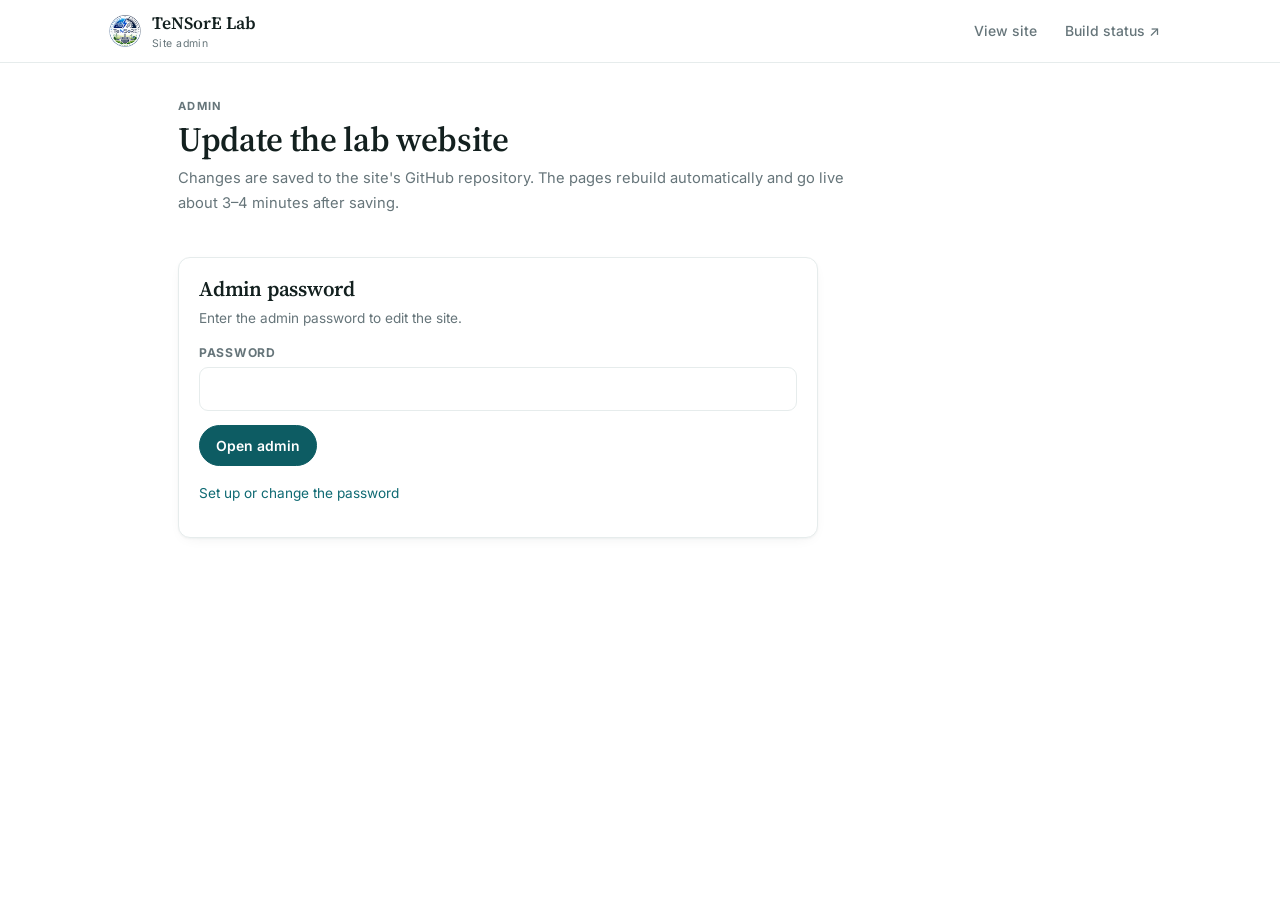
<file: admin.html>
<!doctype html>
<html lang="en">
<head>
<meta charset="utf-8">
<meta name="viewport" content="width=device-width, initial-scale=1">
<meta name="robots" content="noindex, nofollow">
<title>Admin | TeNSorE Lab</title>
<link rel="icon" href="images/tensore-logo-64.png" type="image/png">
<link rel="preconnect" href="https://fonts.googleapis.com"><link rel="preconnect" href="https://fonts.gstatic.com" crossorigin>
<link href="https://fonts.googleapis.com/css2?family=Inter:wght@400;500;600;700&family=Source+Serif+4:opsz,wght@8..60,600&display=swap" rel="stylesheet">
<link rel="stylesheet" href="assets/site.css">
<style>
  .adm { max-width: 980px; margin: 0 auto; padding: 0 28px 60px; }
  .adm section { padding: 28px 0 6px; }
  .adm h2 { font-size: 1.35em; margin: 0 0 6px; }
  .adm .hint { color: var(--muted); font-size: .88em; margin: 0 0 14px; }
  .adm label { display: block; font-size: .78em; font-weight: 700; letter-spacing: .06em; text-transform: uppercase; color: var(--muted); margin: 12px 0 4px; }
  .adm input[type=text], .adm input[type=password], .adm textarea, .adm select { width: 100%; font: inherit; font-size: .94em; padding: 9px 12px; border: 1px solid var(--rule); border-radius: 9px; background: #fff; color: var(--text); }
  .adm textarea { min-height: 84px; resize: vertical; }
  .adm textarea.code { font-family: ui-monospace, SFMono-Regular, Menlo, monospace; font-size: .8em; min-height: 420px; }
  .adm .row { display: grid; grid-template-columns: 11em minmax(0, 1fr); gap: 12px; }
  .adm .actions { display: flex; flex-wrap: wrap; gap: 10px; align-items: center; margin-top: 14px; }
  .adm button { font: inherit; font-size: .9em; font-weight: 600; padding: 8px 16px; border-radius: 999px; border: 1px solid var(--rule); background: #fff; color: var(--accent); cursor: pointer; }
  .adm button.primary { background: var(--accent); border-color: var(--accent); color: #fff; }
  .adm button.danger { color: #b3261e; }
  .adm button:disabled { opacity: .5; cursor: default; }
  .adm .items { list-style: none; margin: 0; padding: 0; border: 1px solid var(--rule); border-radius: 12px; overflow: hidden; }
  .adm .items li { display: grid; grid-template-columns: 8em minmax(0, 1fr) auto; gap: 12px; align-items: center; padding: 10px 14px; border-bottom: 1px solid var(--rule); font-size: .92em; }
  .adm .items li:last-child { border-bottom: none; }
  .adm .items time { font-weight: 700; color: var(--accent-2); font-size: .85em; }
  .adm .items .ops { display: flex; gap: 4px; }
  .adm .items .ops button { padding: 3px 9px; font-size: .8em; }
  .adm .status { font-size: .88em; color: var(--muted); }
  .adm .status.ok { color: #1b7a43; } .adm .status.err { color: #b3261e; }
  .adm .card { padding: 18px 20px; }
  .adm .pubrow { padding: 10px 0; border-bottom: 1px solid var(--rule); }
  .adm .pubrow b { font-weight: 600; }
  .adm .pubrow .ths { display: flex; flex-wrap: wrap; gap: 6px 14px; margin-top: 6px; font-size: .86em; }
  .adm .pubrow .ths label { display: inline-flex; gap: 5px; align-items: center; text-transform: none; letter-spacing: 0; font-weight: 500; color: var(--soft); margin: 0; font-size: 1em; }
  .adm #locked .card { max-width: 640px; }
  .adm ol.steps { padding-left: 1.2em; color: var(--soft); font-size: .92em; }
  .adm ol.steps li { margin: 4px 0; }
  .adm .rq { border: 1px solid var(--rule); border-radius: 12px; padding: 14px 16px; margin: 12px 0 0; background: #fff; }
  .adm .rq.done { opacity: .6; }
  .adm .rq .meta { font-size: .8em; color: var(--muted); display: flex; flex-wrap: wrap; gap: 4px 12px; align-items: center; }
  .adm .rq .meta .ty { font-weight: 700; color: var(--accent-2); text-transform: uppercase; letter-spacing: .05em; }
  .adm .rq .meta .ok { color: #1b7a43; font-weight: 600; } .adm .rq .meta .warn { color: #b9770e; font-weight: 600; }
  .adm .rq h3 { margin: 6px 0 4px; font-size: 1.02em; }
  .adm .rq p { margin: 0 0 6px; font-size: .92em; color: var(--soft); white-space: pre-wrap; }
  .adm .rq .links { font-size: .86em; display: flex; gap: 14px; flex-wrap: wrap; }
  .adm .rq .actions { margin-top: 10px; }
  .adm .rq .actions button { padding: 5px 12px; font-size: .84em; }
  .adm .rq-chk { display: inline-flex !important; gap: 6px; align-items: center; text-transform: none !important; letter-spacing: 0 !important; font-weight: 500 !important; margin: 0 !important; font-size: .9em !important; color: var(--soft) !important; }
  .adm .rq-count { display: inline-block; min-width: 1.6em; padding: 1px 8px; border-radius: 999px; background: #b3261e; color: #fff; font-size: .62em; vertical-align: middle; text-align: center; }
  .adm .rq-count:empty { display: none; }
  .adm .runs { font-size: .86em; color: var(--soft); margin: 8px 0 0; padding-left: 1.1em; }
  @media (max-width: 700px) { .adm { padding: 0 16px 40px; } .adm .row, .adm .items li { grid-template-columns: 1fr; } }
</style>
</head>
<body>
<header class="topbar"><div class="in">
<a class="brand" href="index.html"><img src="images/tensore-logo-64.png" width="34" height="34" alt=""><span><b>TeNSorE Lab</b><small>Site admin</small></span></a>
<nav aria-label="Main"><a href="index.html">View site</a><a href="https://github.com/vinayarya29/tensorelab/actions">Build status ↗</a></nav>
</div></header>

<main class="adm">
<div class="phead" style="border:none;background:none"><div style="padding:34px 0 0"><div class="eyebrow">Admin</div><h1 style="margin:4px 0 6px">Update the lab website</h1>
<p class="hint" style="font-size:.95em">Changes are saved to the site's GitHub repository. The pages rebuild automatically and go live about 3–4 minutes after saving.</p></div></div>

<!-- ---------------- sign in ---------------- -->
<section id="locked">
  <div class="card" id="pw-card">
    <h2>Admin password</h2>
    <p class="hint">Enter the admin password to edit the site.</p>
    <label for="pw">Password</label>
    <input type="password" id="pw" autocomplete="current-password">
    <div class="actions"><button class="primary" id="pw-go">Open admin</button><span class="status" id="pw-status"></span></div>
    <p class="hint" style="margin-top:16px"><a href="#" id="show-setup">Set up or change the password</a></p>
  </div>

  <div class="card" id="setup-card" hidden>
    <h2>Set up the admin password (one time)</h2>
    <p class="hint">This needs a GitHub token once. The token is encrypted with the password you choose and stored on the site; after that, editors only need the password.</p>
    <ol class="steps">
      <li>Open <a href="https://github.com/settings/personal-access-tokens/new" target="_blank" rel="noopener">GitHub → New fine-grained token</a> (as an account that can write to the repository). Choose an expiry (e.g. 1 year).</li>
      <li><b>Repository access</b>: Only select repositories → <code>vinayarya29/tensorelab</code>.</li>
      <li><b>Permissions</b>: Contents → Read and write; Actions → Read and write.</li>
      <li>Generate, copy and paste it below, then choose a password.</li>
    </ol>
    <label for="tok">GitHub token</label>
    <input type="password" id="tok" autocomplete="off" placeholder="github_pat_…">
    <label for="newpw">New admin password (a long passphrase is safest)</label>
    <input type="password" id="newpw" autocomplete="new-password">
    <label for="newpw2">Repeat password</label>
    <input type="password" id="newpw2" autocomplete="new-password">
    <div class="actions"><button class="primary" id="setup-go">Save password</button><button id="hide-setup">Cancel</button><span class="status" id="setup-status"></span></div>
  </div>
</section>

<div id="unlocked" hidden>
<p class="status" id="who" style="margin-top:18px"></p>

<!-- ---------------- requests ---------------- -->
<section id="requests">
  <h2>Requests from lab members <span class="rq-count" id="rq-count"></span></h2>
  <p class="hint">Sent through the lab's Google Form. Members sign in with Google, so the email shown is verified. <b>Publish</b> adds the item to the site and emails the member; <b>Edit first</b> loads it into the News form below.</p>
  <div class="card" id="rq-setup" hidden>
    <ol class="steps">
      <li>Open <a href="https://script.google.com/home/projects/create" target="_blank" rel="noopener">script.google.com → New project</a> and paste the code from <a href="https://github.com/vinayarya29/tensorelab/blob/main/tools/requests_form.gs" target="_blank" rel="noopener">tools/requests_form.gs</a> (open it, then “Copy raw file”).</li>
      <li>Select <code>setup</code> in the toolbar and press <b>Run</b>; allow the permissions. The log shows the <b>form link</b>.</li>
      <li><b>Deploy → New deployment</b> → type <b>Web app</b>, Execute as <b>Me</b>, Who has access <b>Anyone</b> → Deploy → copy the <b>Web app URL</b>.</li>
      <li>Paste both below and save.</li>
    </ol>
    <label for="rq-form">Form link (shared with lab members)</label><input type="text" id="rq-form" placeholder="https://docs.google.com/forms/d/e/…/viewform">
    <label for="rq-endpoint">Web app URL</label><input type="text" id="rq-endpoint" placeholder="https://script.google.com/macros/s/…/exec">
    <div class="actions"><button class="primary" id="rq-save">Save settings</button><button id="rq-hide">Close</button><span class="status" id="rq-set-status"></span></div>
  </div>
  <div id="rq-box">
    <div class="actions" style="margin-top:0"><button id="rq-reload">Refresh</button>
      <label class="rq-chk"><input type="checkbox" id="rq-all"> Show handled requests</label>
      <a href="#" id="rq-config">Settings</a><a href="#" id="rq-formlink" target="_blank" rel="noopener" hidden>Open the form ↗</a>
      <span class="status" id="rq-status"></span></div>
    <div id="rq-list"></div>
    <div class="card" id="duty" style="margin-top:18px">
      <h2 style="font-size:1.1em">Weekly admin duty</h2>
      <p class="hint">Emails about new requests go only to the person on duty that week, never to anyone else. The rota repeats in this order, one person per week (Monday–Sunday); each Monday the person on duty also gets a short hand-over email listing pending requests. Leave it empty to send no emails. Names and emails are kept privately in the Google script, not on the website.</p>
      <ul class="items" id="duty-list"></ul>
      <div class="row" style="margin-top:10px"><div><label for="d-name">Name</label><input type="text" id="d-name" placeholder="Riya Sen"></div>
      <div><label for="d-email">Email</label><input type="text" id="d-email" placeholder="riya@kgpian.iitkgp.ac.in"></div></div>
      <div class="actions"><button id="d-add">Add to rota</button></div>
      <div class="row"><div><label for="d-start">Rota starts (week 1)</label><input type="text" id="d-start" placeholder="2026-11-09"></div>
      <div><label>Emails</label><label class="rq-chk"><input type="checkbox" id="d-instant" checked> An email for each new request</label>
      <label class="rq-chk" style="margin-top:6px!important"><input type="checkbox" id="d-digest" checked> Monday hand-over email</label></div></div>
      <div class="actions"><button class="primary" id="d-save">Save duty rota</button><span class="status" id="d-status"></span></div>
    </div>
  </div>
</section>

<!-- ---------------- news ---------------- -->
<section id="news">
  <h2>News</h2>
  <p class="hint">Newest first. The first item also appears as “Latest” on the home page. Use <code>**bold**</code> for names. Press <b>Edit</b> on an item to change it.</p>
  <ul class="items" id="news-list"></ul>
  <div class="card" style="margin-top:14px">
    <div class="row"><div><label for="n-when">When</label><input type="text" id="n-when" placeholder="Nov 2026"></div>
    <div><label for="n-title">Heading</label><input type="text" id="n-title" placeholder="Kalpit wins the INAE Innovative Student Projects Award 2026"></div></div>
    <label for="n-text">Details</label><textarea id="n-text" placeholder="**Name** (M.Tech. 2024–26) received the … for the work titled …"></textarea>
    <div class="actions"><button class="primary" id="n-add">Add news</button><button id="n-cancel" hidden>Cancel edit</button><span class="status" id="n-status"></span></div>
  </div>
</section>

<!-- ---------------- events ---------------- -->
<section id="events">
  <h2>Workshops and events</h2>
  <p class="hint">Newest first. The first event is also shown in the News box on the home page.</p>
  <ul class="items" id="ev-list"></ul>
  <div class="card" style="margin-top:14px">
    <div class="row"><div><label for="e-when">When</label><input type="text" id="e-when" placeholder="12–14 March 2027"></div>
    <div><label for="e-title">Title</label><input type="text" id="e-title" placeholder="Workshop on …"></div></div>
    <label for="e-text">Description (optional)</label><textarea id="e-text" placeholder="Organised by …"></textarea>
    <div class="actions"><button class="primary" id="e-add">Add event</button><button id="e-cancel" hidden>Cancel edit</button><span class="status" id="e-status"></span></div>
  </div>
</section>

<!-- ---------------- linkedin ---------------- -->
<section id="li">
  <h2>LinkedIn posts on the website</h2>
  <p class="hint">Shown on the News page (up to 6, first = left). On LinkedIn, open the post → “…” menu → <b>Copy link to post</b> (or <b>Embed this post</b> → copy the code), and paste it here.</p>
  <ul class="items" id="li-list"></ul>
  <div class="card" style="margin-top:14px">
    <label for="li-in">Post link or embed code</label>
    <input type="text" id="li-in" placeholder="https://www.linkedin.com/posts/tensore-lab-iit-kgp_…-activity-7…">
    <div class="actions"><button class="primary" id="li-add">Add post</button><span class="status" id="li-status"></span></div>
  </div>
</section>

<!-- ---------------- publications ---------------- -->
<section id="pubs">
  <h2>Publications</h2>
  <p class="hint">Publications are read from Dr. Bakli's ORCID record automatically every Monday. Add new papers to ORCID first, then refresh here to update the site now.</p>
  <div class="card">
    <div class="actions" style="margin-top:0"><button class="primary" id="p-refresh">Refresh publications from ORCID now</button><span class="status" id="p-status"></span></div>
    <ul class="runs" id="runs"></ul>
  </div>
  <h2 style="margin-top:26px;font-size:1.1em">Themes of new papers</h2>
  <p class="hint">Papers without a hand-picked theme are placed by keywords in their titles. Tick the right themes and save.</p>
  <div id="unassigned"></div>
  <div class="actions"><button class="primary" id="t-save" disabled>Save themes</button><span class="status" id="t-status"></span></div>
</section>

<!-- ---------------- advanced ---------------- -->
<section id="advanced">
  <h2>Everything else (people, projects, themes, openings…)</h2>
  <p class="hint">Edit the full site data. Keep the JSON format (quotes, commas). It is checked before saving.</p>
  <details><summary style="cursor:pointer;font-weight:600;color:var(--link)">Open the data editor</summary>
    <textarea class="code" id="raw" spellcheck="false"></textarea>
    <div class="actions"><button class="primary" id="raw-save">Save data</button><button id="raw-reload">Discard changes</button><span class="status" id="raw-status"></span></div>
  </details>
</section>

<section>
  <div class="actions"><button id="signout" class="danger">Lock admin</button></div>
</section>
</div>
</main>
<script src="assets/admin.js"></script>
</body>
</html>
</file>
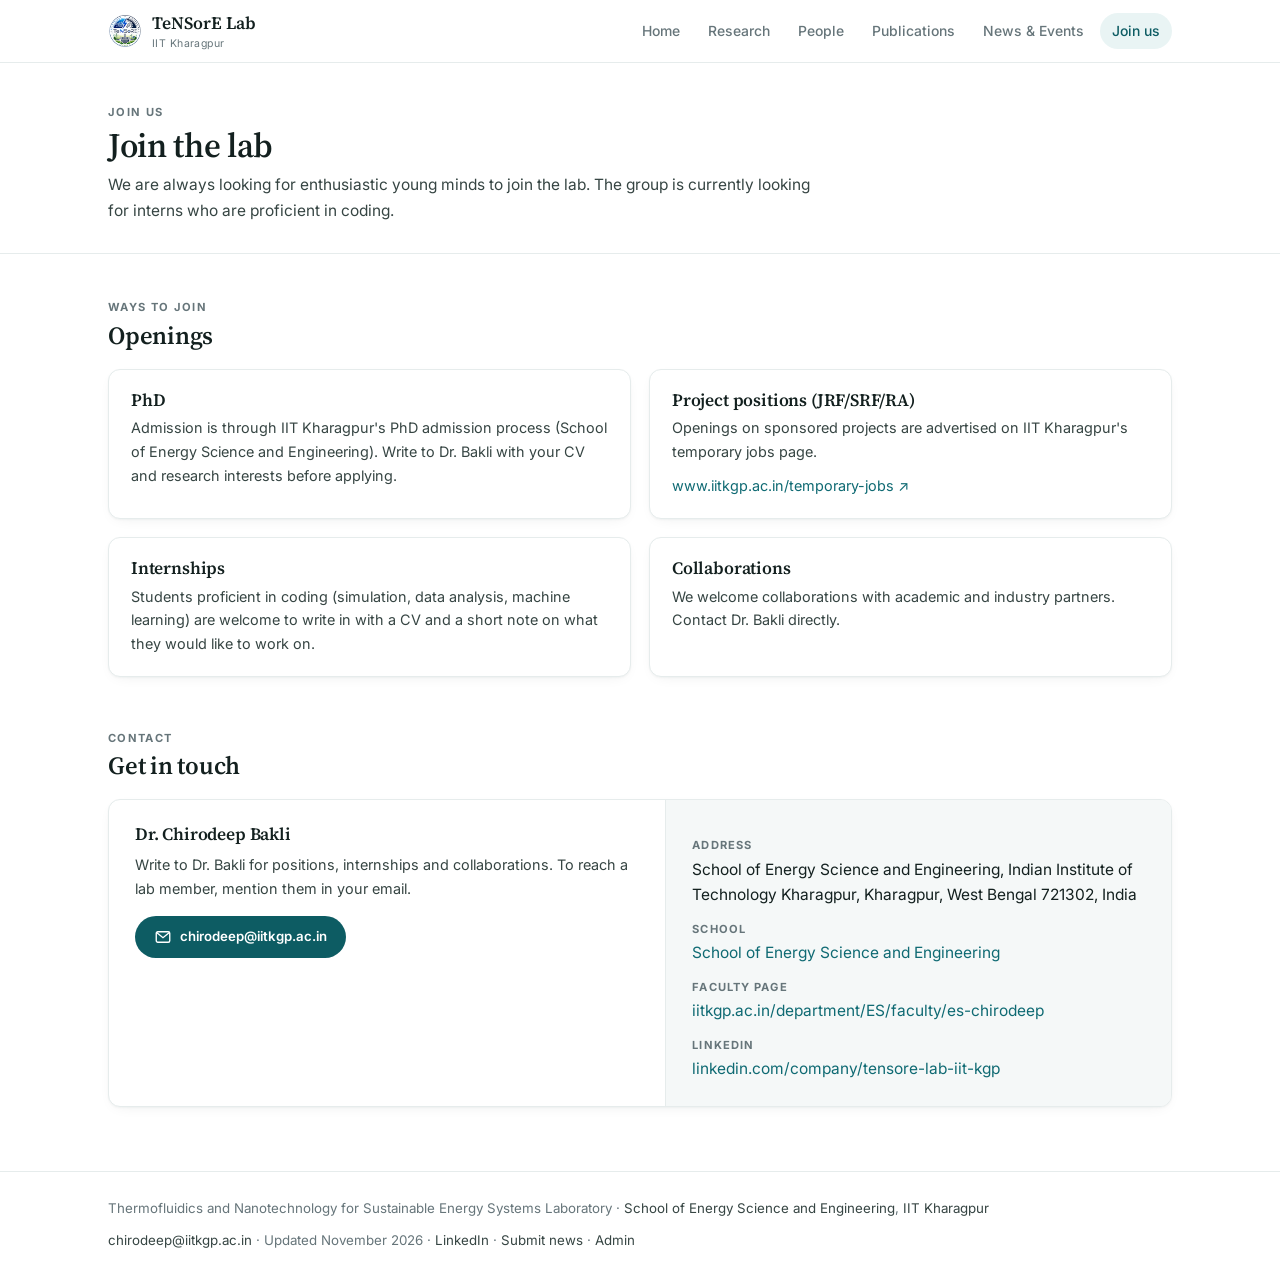
<file: join.html>
<!doctype html>
<html lang="en">
<head>
<meta charset="utf-8">
<meta name="viewport" content="width=device-width, initial-scale=1">
<title>Join us | TeNSorE Lab</title>
<meta name="description" content="Openings and contact details for the TeNSorE Lab, IIT Kharagpur.">
<link rel="canonical" href="https://www.vinayarya.in/tensorelab/join.html">
<meta property="og:type" content="website"><meta property="og:title" content="Join us | TeNSorE Lab">
<meta property="og:description" content="Openings and contact details for the TeNSorE Lab, IIT Kharagpur."><meta property="og:url" content="https://www.vinayarya.in/tensorelab/join.html">
<link rel="icon" href="images/tensore-logo-64.png" type="image/png"><link rel="apple-touch-icon" href="images/apple-touch-icon.png">
<link rel="preconnect" href="https://fonts.googleapis.com"><link rel="preconnect" href="https://fonts.gstatic.com" crossorigin>
<link href="https://fonts.googleapis.com/css2?family=Inter:wght@400;500;600;700&family=Source+Serif+4:ital,opsz,wght@0,8..60,500;0,8..60,600;1,8..60,400&display=swap" rel="stylesheet">
<link rel="stylesheet" href="assets/site.css">
<script src="assets/site.js"></script>
</head>
<body>
<header class="topbar"><div class="in">
<a class="brand" href="index.html"><img src="images/tensore-logo-64.png" width="34" height="34" alt=""><span><b>TeNSorE Lab</b><small>IIT Kharagpur</small></span></a>
<button class="menu-btn" aria-expanded="false" aria-label="Menu">Menu</button>
<nav aria-label="Main"><a href="index.html">Home</a><a href="research.html">Research</a><a href="people.html">People</a><a href="publications.html">Publications</a><a href="news.html">News &amp; Events</a><a href="join.html" class="active">Join us</a></nav>
</div></header>
<main>
<div class="phead"><div class="wrap"><div class="eyebrow">Join us</div><h1>Join the lab</h1><p>We are always looking for enthusiastic young minds to join the lab. The group is currently looking for interns who are proficient in coding.</p></div></div>
<div class="wrap">
<section><div class="eyebrow">Ways to join</div><h2 class="sec">Openings</h2><div class="grid g2"><div class="card reveal" style="--d:0ms"><h3 style="margin-top:0">PhD</h3><p>Admission is through IIT Kharagpur&#x27;s PhD admission process (School of Energy Science and Engineering). Write to Dr. Bakli with your CV and research interests before applying.</p></div><div class="card reveal" style="--d:60ms"><h3 style="margin-top:0">Project positions (JRF/SRF/RA)</h3><p>Openings on sponsored projects are advertised on IIT Kharagpur&#x27;s temporary jobs page.</p><p style="margin-top:10px"><a href="https://www.iitkgp.ac.in/temporary-jobs">www.iitkgp.ac.in/temporary-jobs ↗</a></p></div><div class="card reveal" style="--d:120ms"><h3 style="margin-top:0">Internships</h3><p>Students proficient in coding (simulation, data analysis, machine learning) are welcome to write in with a CV and a short note on what they would like to work on.</p></div><div class="card reveal" style="--d:180ms"><h3 style="margin-top:0">Collaborations</h3><p>We welcome collaborations with academic and industry partners. Contact Dr. Bakli directly.</p></div></div></section>
<section id="contact"><div class="eyebrow">Contact</div><h2 class="sec">Get in touch</h2>
<div class="card contact-card"><div><h3>Dr. Chirodeep Bakli</h3><p class="lead2" style="margin:0">Write to Dr. Bakli for positions, internships and collaborations. To reach a lab member, mention them in your email.</p>
<p style="margin:16px 0 0"><a class="btn plain" href="mailto:chirodeep@iitkgp.ac.in"><svg width=18 height=18 fill=none stroke=currentColor stroke-width=1.8 viewBox="0 0 24 24" aria-hidden="true"><rect x="3" y="5" width="18" height="14" rx="2"/><path d="m3.5 6 8.5 7 8.5-7"/></svg> chirodeep@iitkgp.ac.in</a></p></div>
<div><dl class="kv"><dt>Address</dt><dd>School of Energy Science and Engineering, Indian Institute of Technology Kharagpur, Kharagpur, West Bengal 721302, India</dd><dt>School</dt><dd><a href="https://www.iitkgp.ac.in/department/ES">School of Energy Science and Engineering</a></dd>
<dt>Faculty page</dt><dd><a href="https://www.iitkgp.ac.in/department/ES/faculty/es-chirodeep">iitkgp.ac.in/department/ES/faculty/es-chirodeep</a></dd>
<dt>LinkedIn</dt><dd><a href="https://www.linkedin.com/company/tensore-lab-iit-kgp/">linkedin.com/company/tensore-lab-iit-kgp</a></dd></dl></div></div></section>
</div>
</main>
<footer><div class="wrap">
<span>Thermofluidics and Nanotechnology for Sustainable Energy Systems Laboratory · <a href="https://www.iitkgp.ac.in/department/ES">School of Energy Science and Engineering</a>, <a href="https://www.iitkgp.ac.in">IIT Kharagpur</a></span>
<span><a href="mailto:chirodeep@iitkgp.ac.in">chirodeep@iitkgp.ac.in</a> · Updated November 2026 · <a href="https://www.linkedin.com/company/tensore-lab-iit-kgp/">LinkedIn</a> · <a href="https://docs.google.com/forms/d/e/1FAIpQLSeEaU5jYbFlw50cmIEbt43xWCttbeHYc4RFZCYuK17S1NC-Xg/viewform" target="_blank" rel="noopener">Submit news</a> · <a href="admin.html" rel="nofollow">Admin</a></span>
</div></footer>
</body>
</html>
</file>
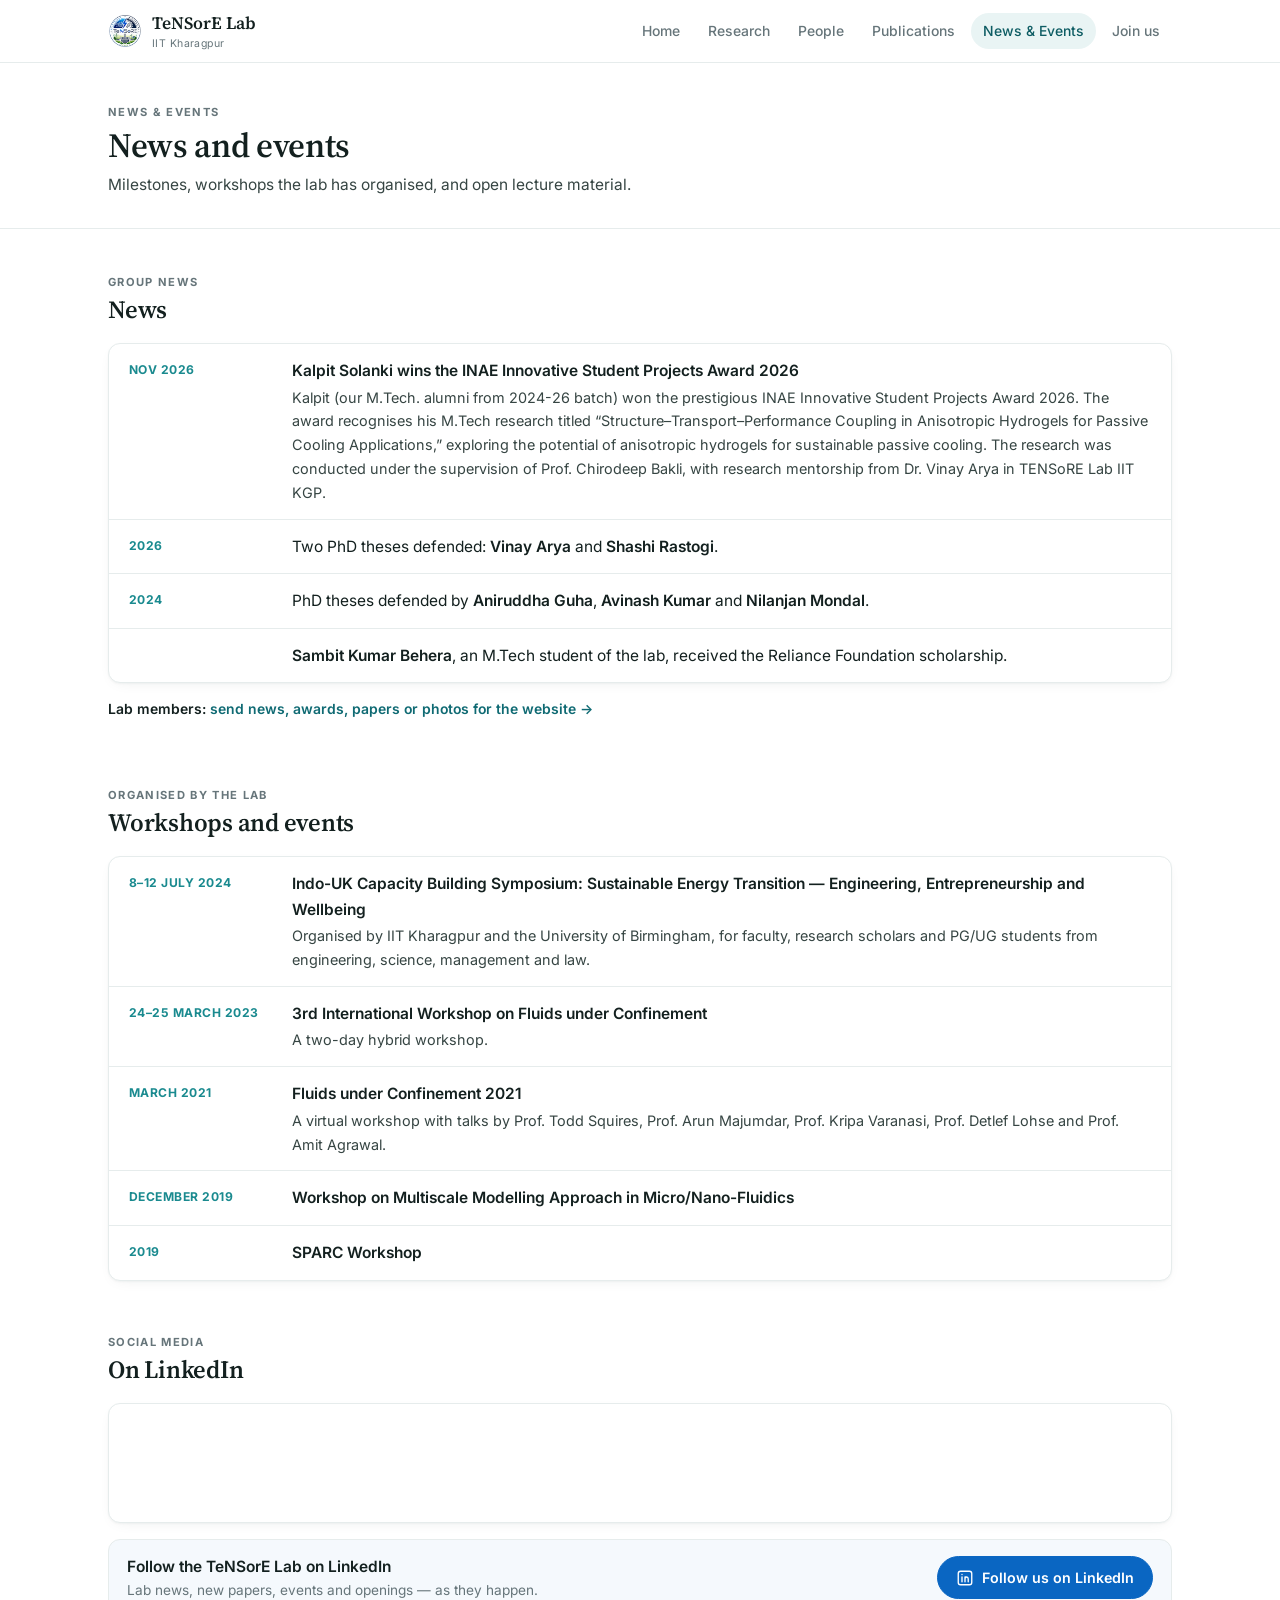
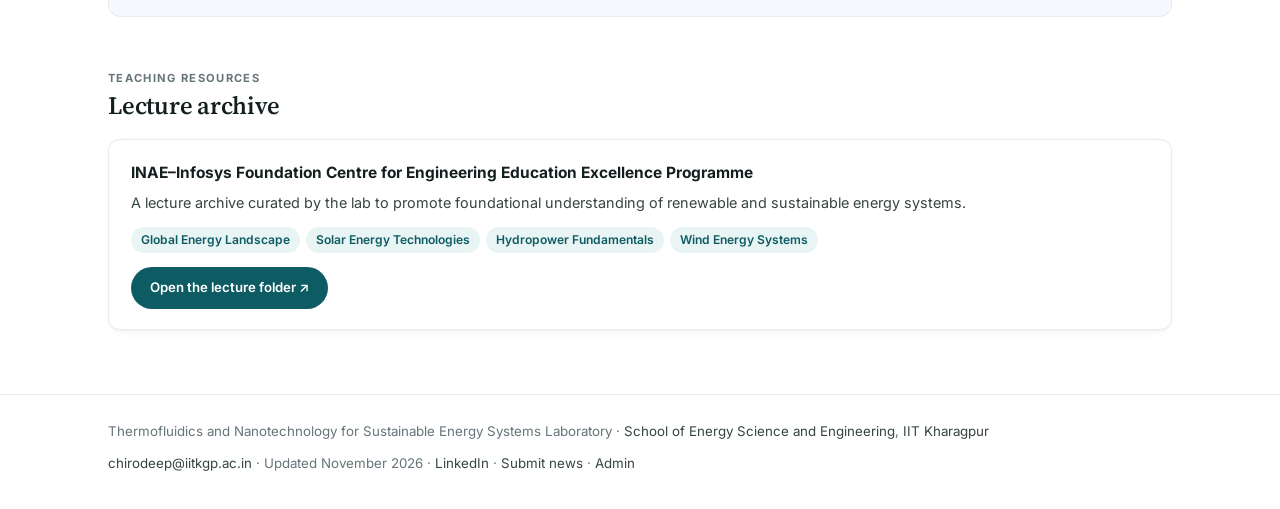
<file: news.html>
<!doctype html>
<html lang="en">
<head>
<meta charset="utf-8">
<meta name="viewport" content="width=device-width, initial-scale=1">
<title>News &amp; Events | TeNSorE Lab</title>
<meta name="description" content="News, workshops and lectures from the TeNSorE Lab, IIT Kharagpur.">
<link rel="canonical" href="https://www.vinayarya.in/tensorelab/news.html">
<meta property="og:type" content="website"><meta property="og:title" content="News &amp; Events | TeNSorE Lab">
<meta property="og:description" content="News, workshops and lectures from the TeNSorE Lab, IIT Kharagpur."><meta property="og:url" content="https://www.vinayarya.in/tensorelab/news.html">
<link rel="icon" href="images/tensore-logo-64.png" type="image/png"><link rel="apple-touch-icon" href="images/apple-touch-icon.png">
<link rel="preconnect" href="https://fonts.googleapis.com"><link rel="preconnect" href="https://fonts.gstatic.com" crossorigin>
<link href="https://fonts.googleapis.com/css2?family=Inter:wght@400;500;600;700&family=Source+Serif+4:ital,opsz,wght@0,8..60,500;0,8..60,600;1,8..60,400&display=swap" rel="stylesheet">
<link rel="stylesheet" href="assets/site.css">
<script src="assets/site.js"></script>
</head>
<body>
<header class="topbar"><div class="in">
<a class="brand" href="index.html"><img src="images/tensore-logo-64.png" width="34" height="34" alt=""><span><b>TeNSorE Lab</b><small>IIT Kharagpur</small></span></a>
<button class="menu-btn" aria-expanded="false" aria-label="Menu">Menu</button>
<nav aria-label="Main"><a href="index.html">Home</a><a href="research.html">Research</a><a href="people.html">People</a><a href="publications.html">Publications</a><a href="news.html" class="active">News &amp; Events</a><a href="join.html">Join us</a></nav>
</div></header>
<main>
<div class="phead"><div class="wrap"><div class="eyebrow">News &amp; Events</div><h1>News and events</h1><p>Milestones, workshops the lab has organised, and open lecture material.</p></div></div>
<div class="wrap">
<section><div class="eyebrow">Group news</div><h2 class="sec">News</h2><ul class="list"><li><time>Nov 2026</time><div class="what"><b>Kalpit Solanki  wins the INAE Innovative Student Projects Award 2026</b><p>Kalpit (our M.Tech. alumni from 2024-26 batch) won the prestigious INAE Innovative Student Projects Award 2026. The award recognises his M.Tech research titled “Structure–Transport–Performance Coupling in Anisotropic Hydrogels for Passive Cooling Applications,” exploring the potential of anisotropic hydrogels for sustainable passive cooling. The research was conducted under the supervision of Prof. Chirodeep Bakli, with research mentorship from Dr. Vinay Arya in TENSoRE Lab IIT KGP.</p></div></li><li><time>2026</time><div class="what">Two PhD theses defended: <b>Vinay Arya</b> and <b>Shashi Rastogi</b>.</div></li><li><time>2024</time><div class="what">PhD theses defended by <b>Aniruddha Guha</b>, <b>Avinash Kumar</b> and <b>Nilanjan Mondal</b>.</div></li><li><time>&nbsp;</time><div class="what"><b>Sambit Kumar Behera</b>, an M.Tech student of the lab, received the Reliance Foundation scholarship.</div></li></ul>
<p class="more">Lab members: <a href="https://docs.google.com/forms/d/e/1FAIpQLSeEaU5jYbFlw50cmIEbt43xWCttbeHYc4RFZCYuK17S1NC-Xg/viewform" target="_blank" rel="noopener">send news, awards, papers or photos for the website →</a></p></section>
<section><div class="eyebrow">Organised by the lab</div><h2 class="sec">Workshops and events</h2><ul class="list"><li><time>8–12 July 2024</time><div class="what"><b>Indo-UK Capacity Building Symposium: Sustainable Energy Transition — Engineering, Entrepreneurship and Wellbeing</b><p>Organised by IIT Kharagpur and the University of Birmingham, for faculty, research scholars and PG/UG students from engineering, science, management and law.</p></div></li><li><time>24–25 March 2023</time><div class="what"><b>3rd International Workshop on Fluids under Confinement</b><p>A two-day hybrid workshop.</p></div></li><li><time>March 2021</time><div class="what"><b>Fluids under Confinement 2021</b><p>A virtual workshop with talks by Prof. Todd Squires, Prof. Arun Majumdar, Prof. Kripa Varanasi, Prof. Detlef Lohse and Prof. Amit Agrawal.</p></div></li><li><time>December 2019</time><div class="what"><b>Workshop on Multiscale Modelling Approach in Micro/Nano-Fluidics</b></div></li><li><time>2019</time><div class="what"><b>SPARC Workshop</b></div></li></ul></section>
<section id="linkedin"><div class="eyebrow">Social media</div><h2 class="sec">On LinkedIn</h2>
<div class="li-widget"><div class="sk-ww-linkedin-page-post" data-embed-id="25727873"></div></div><script src="https://widgets.sociablekit.com/linkedin-page-posts/widget.js" defer></script>

<div class="li-card"><div><b>Follow the TeNSorE Lab on LinkedIn</b><span>Lab news, new papers, events and openings — as they happen.</span></div><a class="btn li" href="https://www.linkedin.com/company/tensore-lab-iit-kgp/" target="_blank" rel="noopener"><svg viewBox="0 0 24 24" aria-hidden="true"><rect x="3" y="3" width="18" height="18" rx="3"/><path d="M8 10.5V17M8 7.2v.1M12 17v-3.6c0-1.7 1-2.7 2.3-2.7s2 .9 2 2.6V17M12 10.5V17"/></svg><span>Follow us on LinkedIn</span></a></div></section>
<section id="lectures"><div class="eyebrow">Teaching resources</div><h2 class="sec">Lecture archive</h2>
<div class="card"><b>INAE–Infosys Foundation Centre for Engineering Education Excellence Programme</b><p style="margin:6px 0 12px">A lecture archive curated by the lab to promote foundational understanding of renewable and sustainable energy systems.</p>
<ul class="chips"><li>Global Energy Landscape</li><li>Solar Energy Technologies</li><li>Hydropower Fundamentals</li><li>Wind Energy Systems</li></ul>
<p style="margin:14px 0 0"><a class="btn plain" href="https://drive.google.com/drive/u/1/folders/117wknPdlVHnqk4y_bE2Z13JfYLRcfiyP">Open the lecture folder ↗</a></p></div></section>
</div>
</main>
<footer><div class="wrap">
<span>Thermofluidics and Nanotechnology for Sustainable Energy Systems Laboratory · <a href="https://www.iitkgp.ac.in/department/ES">School of Energy Science and Engineering</a>, <a href="https://www.iitkgp.ac.in">IIT Kharagpur</a></span>
<span><a href="mailto:chirodeep@iitkgp.ac.in">chirodeep@iitkgp.ac.in</a> · Updated November 2026 · <a href="https://www.linkedin.com/company/tensore-lab-iit-kgp/">LinkedIn</a> · <a href="https://docs.google.com/forms/d/e/1FAIpQLSeEaU5jYbFlw50cmIEbt43xWCttbeHYc4RFZCYuK17S1NC-Xg/viewform" target="_blank" rel="noopener">Submit news</a> · <a href="admin.html" rel="nofollow">Admin</a></span>
</div></footer>
</body>
</html>
</file>
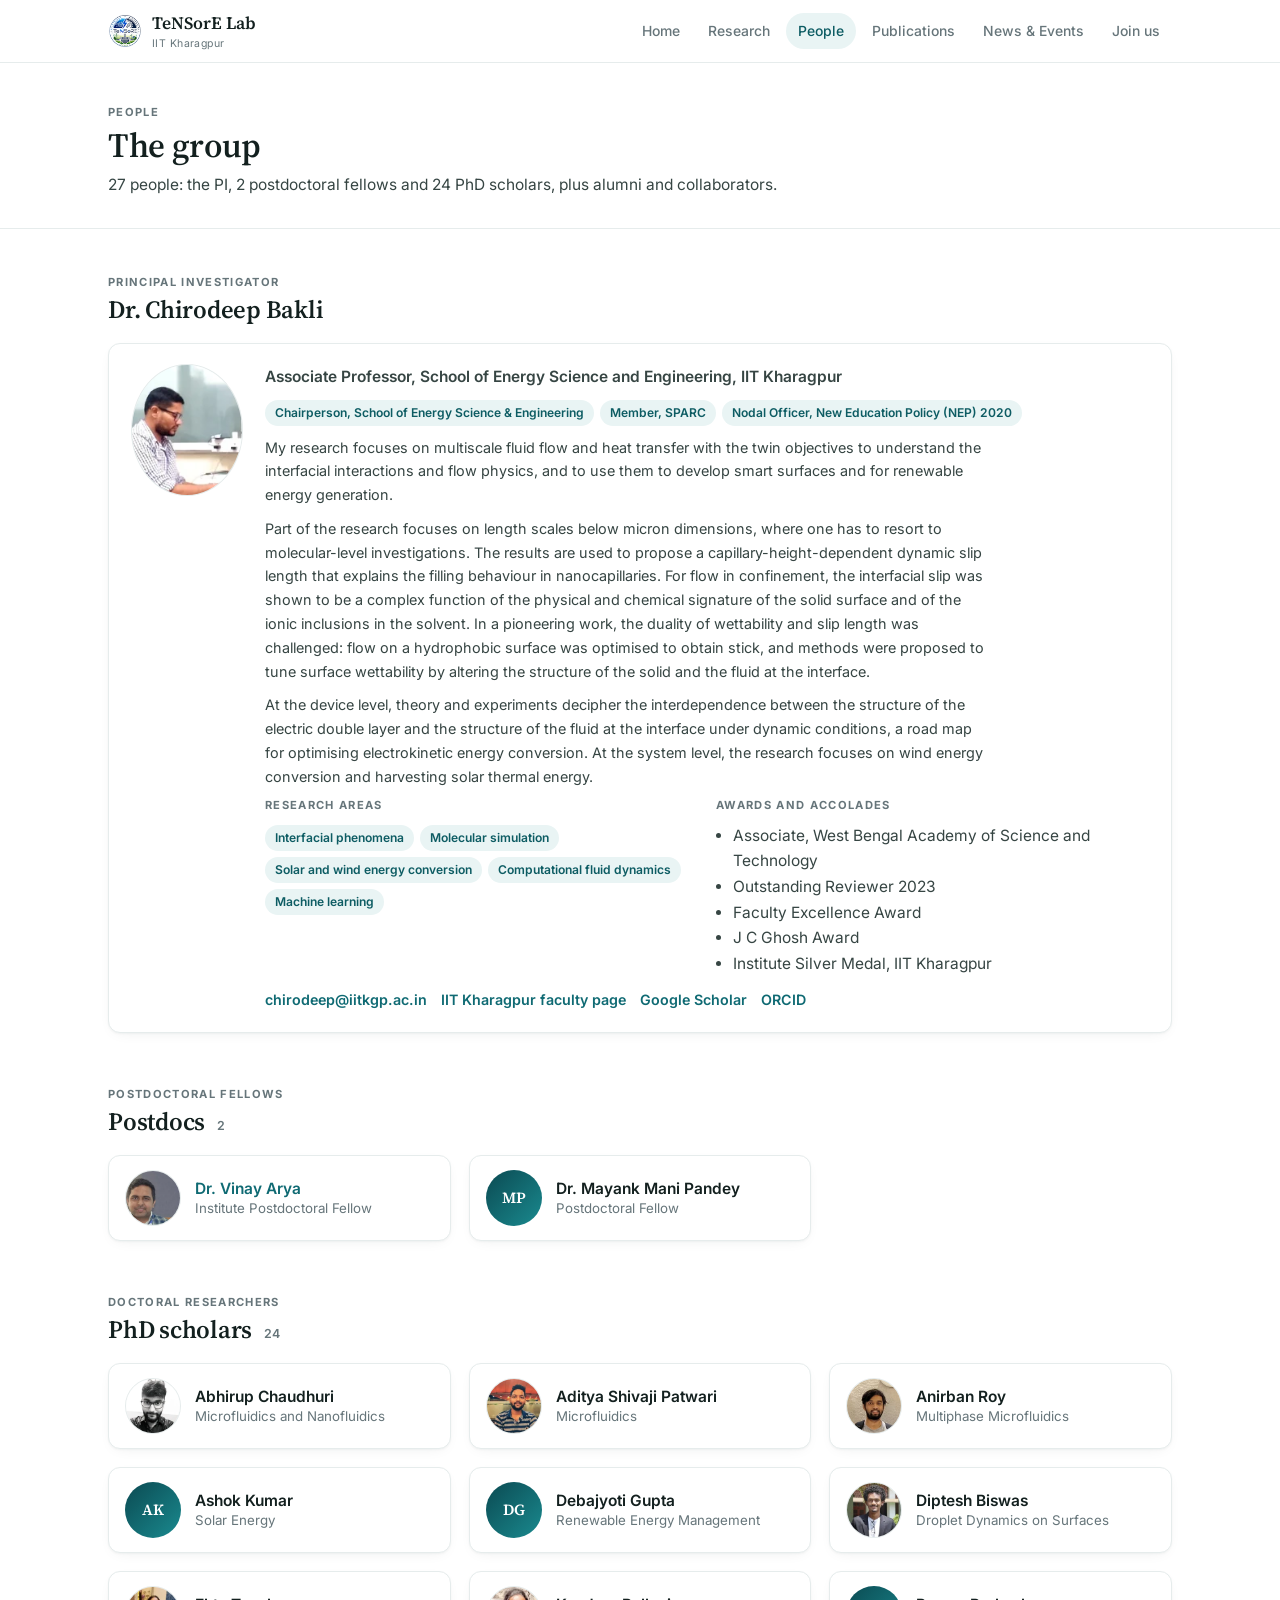
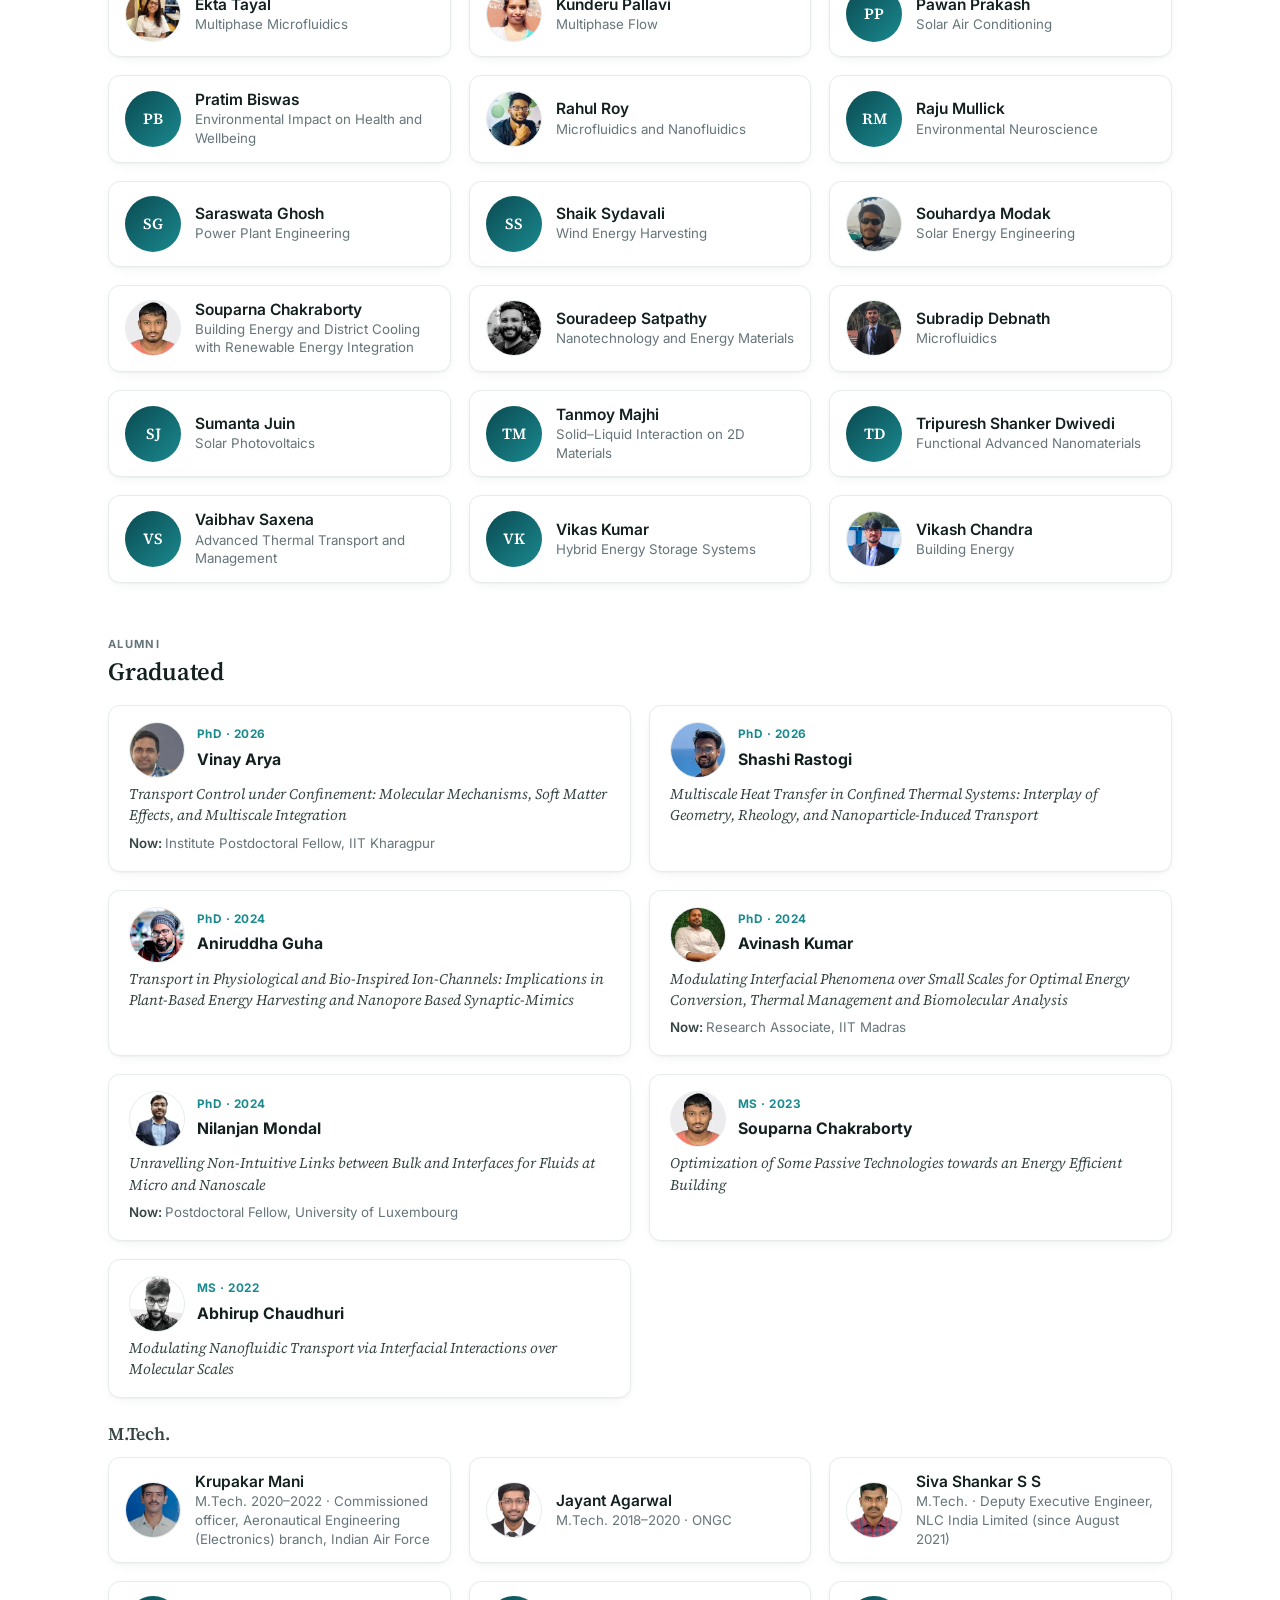
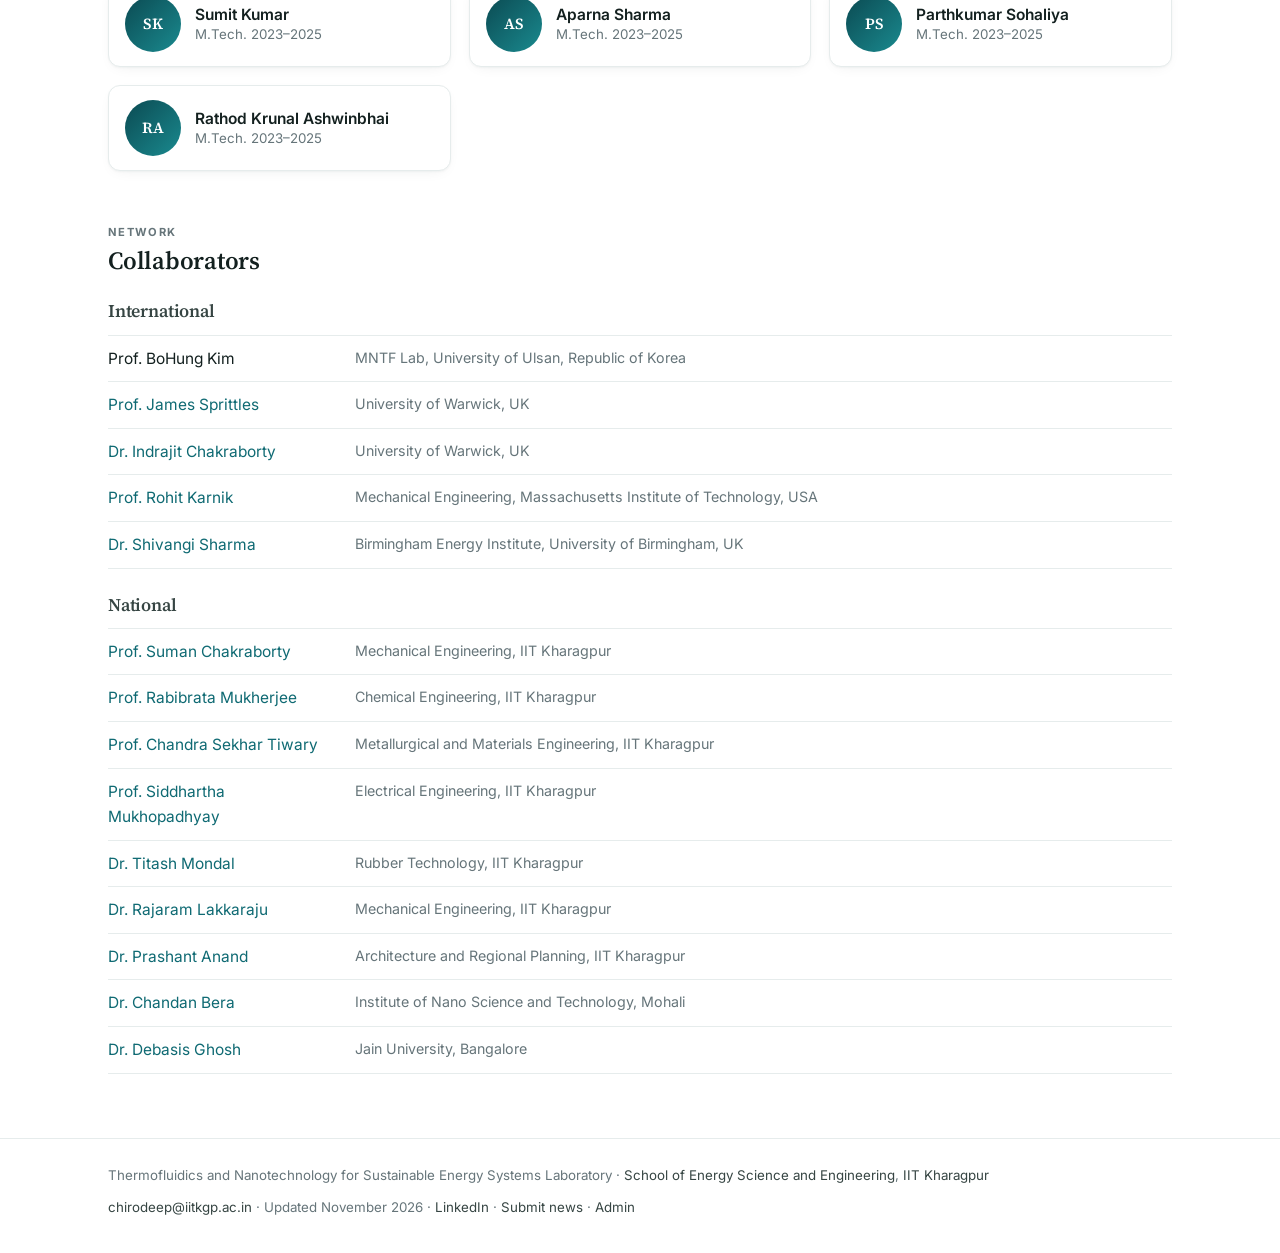
<file: people.html>
<!doctype html>
<html lang="en">
<head>
<meta charset="utf-8">
<meta name="viewport" content="width=device-width, initial-scale=1">
<title>People | TeNSorE Lab</title>
<meta name="description" content="PI, postdocs, PhD scholars, alumni and collaborators of the TeNSorE Lab, IIT Kharagpur.">
<link rel="canonical" href="https://www.vinayarya.in/tensorelab/people.html">
<meta property="og:type" content="website"><meta property="og:title" content="People | TeNSorE Lab">
<meta property="og:description" content="PI, postdocs, PhD scholars, alumni and collaborators of the TeNSorE Lab, IIT Kharagpur."><meta property="og:url" content="https://www.vinayarya.in/tensorelab/people.html">
<link rel="icon" href="images/tensore-logo-64.png" type="image/png"><link rel="apple-touch-icon" href="images/apple-touch-icon.png">
<link rel="preconnect" href="https://fonts.googleapis.com"><link rel="preconnect" href="https://fonts.gstatic.com" crossorigin>
<link href="https://fonts.googleapis.com/css2?family=Inter:wght@400;500;600;700&family=Source+Serif+4:ital,opsz,wght@0,8..60,500;0,8..60,600;1,8..60,400&display=swap" rel="stylesheet">
<link rel="stylesheet" href="assets/site.css">
<script src="assets/site.js"></script>
</head>
<body>
<header class="topbar"><div class="in">
<a class="brand" href="index.html"><img src="images/tensore-logo-64.png" width="34" height="34" alt=""><span><b>TeNSorE Lab</b><small>IIT Kharagpur</small></span></a>
<button class="menu-btn" aria-expanded="false" aria-label="Menu">Menu</button>
<nav aria-label="Main"><a href="index.html">Home</a><a href="research.html">Research</a><a href="people.html" class="active">People</a><a href="publications.html">Publications</a><a href="news.html">News &amp; Events</a><a href="join.html">Join us</a></nav>
</div></header>
<main>
<div class="phead"><div class="wrap"><div class="eyebrow">People</div><h1>The group</h1><p>27 people: the PI, 2 postdoctoral fellows and 24 PhD scholars, plus alumni and collaborators.</p></div></div>
<div class="wrap">
<section id="pi"><div class="eyebrow">Principal investigator</div><h2 class="sec">Dr. Chirodeep Bakli</h2>
<div class="card pi"><img alt="Dr. Chirodeep Bakli" class="avatar photo-av" width="360" height="360" src="images/people/chirodeep-bakli.160.webp" srcset="images/people/chirodeep-bakli.160.webp 160w, images/people/chirodeep-bakli.320.webp 320w" sizes="132px" loading="lazy" decoding="async"><div>
<div class="t">Associate Professor, School of Energy Science and Engineering, IIT Kharagpur</div>
<ul class="chips"><li>Chairperson, School of Energy Science &amp; Engineering</li><li>Member, SPARC</li><li>Nodal Officer, New Education Policy (NEP) 2020</li></ul>
<p class="lead2" style="margin:10px 0 0">My research focuses on multiscale fluid flow and heat transfer with the twin objectives to understand the interfacial interactions and flow physics, and to use them to develop smart surfaces and for renewable energy generation.</p><p class="lead2" style="margin:10px 0 0">Part of the research focuses on length scales below micron dimensions, where one has to resort to molecular-level investigations. The results are used to propose a capillary-height-dependent dynamic slip length that explains the filling behaviour in nanocapillaries. For flow in confinement, the interfacial slip was shown to be a complex function of the physical and chemical signature of the solid surface and of the ionic inclusions in the solvent. In a pioneering work, the duality of wettability and slip length was challenged: flow on a hydrophobic surface was optimised to obtain stick, and methods were proposed to tune surface wettability by altering the structure of the solid and the fluid at the interface.</p><p class="lead2" style="margin:10px 0 0">At the device level, theory and experiments decipher the interdependence between the structure of the electric double layer and the structure of the fluid at the interface under dynamic conditions, a road map for optimising electrokinetic energy conversion. At the system level, the research focuses on wind energy conversion and harvesting solar thermal energy.</p>
<div class="grid g2" style="margin-top:8px"><div><div class="eyebrow">Research areas</div><ul class="chips"><li>Interfacial phenomena</li><li>Molecular simulation</li><li>Solar and wind energy conversion</li><li>Computational fluid dynamics</li><li>Machine learning</li></ul></div>
<div><div class="eyebrow">Awards and accolades</div><ul style="margin:8px 0 0;padding-left:1.1em;color:var(--soft)"><li>Associate, West Bengal Academy of Science and Technology</li><li>Outstanding Reviewer 2023</li><li>Faculty Excellence Award</li><li>J C Ghosh Award</li><li>Institute Silver Medal, IIT Kharagpur</li></ul></div></div>
<div class="links"><a href="mailto:chirodeep@iitkgp.ac.in">chirodeep@iitkgp.ac.in</a><a href="https://www.iitkgp.ac.in/department/ES/faculty/es-chirodeep">IIT Kharagpur faculty page</a><a href="https://scholar.google.com/citations?user=cBwTBoQAAAAJ&amp;hl=en">Google Scholar</a><a href="https://orcid.org/0000-0002-5882-143X">ORCID</a></div>
</div></div></section>
<section><div class="eyebrow">Postdoctoral fellows</div><h2 class="sec">Postdocs <span class="count">2</span></h2><div class="grid g3"><div class="card person reveal"><img alt="Dr. Vinay Arya" class="avatar sm photo-av" width="360" height="360" src="images/people/vinay-arya.160.webp" srcset="images/people/vinay-arya.160.webp 160w, images/people/vinay-arya.320.webp 320w" sizes="56px" loading="lazy" decoding="async"><div><b><a href="https://vinayarya29.github.io/">Dr. Vinay Arya</a></b><span>Institute Postdoctoral Fellow</span></div></div><div class="card person reveal"><div class="avatar sm">MP</div><div><b>Dr. Mayank Mani Pandey</b><span>Postdoctoral Fellow</span></div></div></div></section>
<section><div class="eyebrow">Doctoral researchers</div><h2 class="sec">PhD scholars <span class="count">24</span></h2><div class="grid g3"><div class="card person reveal" style="--d:0ms"><img alt="Abhirup Chaudhuri" class="avatar sm photo-av" width="360" height="360" src="images/people/abhirup-chaudhuri.160.webp" srcset="images/people/abhirup-chaudhuri.160.webp 160w, images/people/abhirup-chaudhuri.320.webp 320w" sizes="56px" loading="lazy" decoding="async"><div><b>Abhirup Chaudhuri</b><span>Microfluidics and Nanofluidics</span></div></div><div class="card person reveal" style="--d:40ms"><img alt="Aditya Shivaji Patwari" class="avatar sm photo-av" width="360" height="360" src="images/people/aditya-shivaji-patwari.160.webp" srcset="images/people/aditya-shivaji-patwari.160.webp 160w, images/people/aditya-shivaji-patwari.320.webp 320w" sizes="56px" loading="lazy" decoding="async"><div><b>Aditya Shivaji Patwari</b><span>Microfluidics</span></div></div><div class="card person reveal" style="--d:80ms"><img alt="Anirban Roy" class="avatar sm photo-av" width="360" height="360" src="images/people/anirban-roy.160.webp" srcset="images/people/anirban-roy.160.webp 160w, images/people/anirban-roy.320.webp 320w" sizes="56px" loading="lazy" decoding="async"><div><b>Anirban Roy</b><span>Multiphase Microfluidics</span></div></div><div class="card person reveal" style="--d:120ms"><div class="avatar sm">AK</div><div><b>Ashok Kumar</b><span>Solar Energy</span></div></div><div class="card person reveal" style="--d:160ms"><div class="avatar sm">DG</div><div><b>Debajyoti Gupta</b><span>Renewable Energy Management</span></div></div><div class="card person reveal" style="--d:200ms"><img alt="Diptesh Biswas" class="avatar sm photo-av" width="360" height="360" src="images/people/diptesh-biswas.160.webp" srcset="images/people/diptesh-biswas.160.webp 160w, images/people/diptesh-biswas.320.webp 320w" sizes="56px" loading="lazy" decoding="async"><div><b>Diptesh Biswas</b><span>Droplet Dynamics on Surfaces</span></div></div><div class="card person reveal" style="--d:240ms"><img alt="Ekta Tayal" class="avatar sm photo-av" width="360" height="360" src="images/people/ekta-tayal.160.webp" srcset="images/people/ekta-tayal.160.webp 160w, images/people/ekta-tayal.320.webp 320w" sizes="56px" loading="lazy" decoding="async"><div><b>Ekta Tayal</b><span>Multiphase Microfluidics</span></div></div><div class="card person reveal" style="--d:280ms"><img alt="Kunderu Pallavi" class="avatar sm photo-av" width="360" height="360" src="images/people/kunderu-pallavi.160.webp" srcset="images/people/kunderu-pallavi.160.webp 160w, images/people/kunderu-pallavi.320.webp 320w" sizes="56px" loading="lazy" decoding="async"><div><b>Kunderu Pallavi</b><span>Multiphase Flow</span></div></div><div class="card person reveal" style="--d:0ms"><div class="avatar sm">PP</div><div><b>Pawan Prakash</b><span>Solar Air Conditioning</span></div></div><div class="card person reveal" style="--d:40ms"><div class="avatar sm">PB</div><div><b>Pratim Biswas</b><span>Environmental Impact on Health and Wellbeing</span></div></div><div class="card person reveal" style="--d:80ms"><img alt="Rahul Roy" class="avatar sm photo-av" width="360" height="360" src="images/people/rahul-roy.160.webp" srcset="images/people/rahul-roy.160.webp 160w, images/people/rahul-roy.320.webp 320w" sizes="56px" loading="lazy" decoding="async"><div><b>Rahul Roy</b><span>Microfluidics and Nanofluidics</span></div></div><div class="card person reveal" style="--d:120ms"><div class="avatar sm">RM</div><div><b>Raju Mullick</b><span>Environmental Neuroscience</span></div></div><div class="card person reveal" style="--d:160ms"><div class="avatar sm">SG</div><div><b>Saraswata Ghosh</b><span>Power Plant Engineering</span></div></div><div class="card person reveal" style="--d:200ms"><div class="avatar sm">SS</div><div><b>Shaik Sydavali</b><span>Wind Energy Harvesting</span></div></div><div class="card person reveal" style="--d:240ms"><img alt="Souhardya Modak" class="avatar sm photo-av" width="360" height="360" src="images/people/souhardya-modak.160.webp" srcset="images/people/souhardya-modak.160.webp 160w, images/people/souhardya-modak.320.webp 320w" sizes="56px" loading="lazy" decoding="async"><div><b>Souhardya Modak</b><span>Solar Energy Engineering</span></div></div><div class="card person reveal" style="--d:280ms"><img alt="Souparna Chakraborty" class="avatar sm photo-av" width="360" height="360" src="images/people/souparna-chakraborty.160.webp" srcset="images/people/souparna-chakraborty.160.webp 160w, images/people/souparna-chakraborty.320.webp 320w" sizes="56px" loading="lazy" decoding="async"><div><b>Souparna Chakraborty</b><span>Building Energy and District Cooling with Renewable Energy Integration</span></div></div><div class="card person reveal" style="--d:0ms"><img alt="Souradeep Satpathy" class="avatar sm photo-av" width="360" height="360" src="images/people/souradeep-satpathy.160.webp" srcset="images/people/souradeep-satpathy.160.webp 160w, images/people/souradeep-satpathy.320.webp 320w" sizes="56px" loading="lazy" decoding="async"><div><b>Souradeep Satpathy</b><span>Nanotechnology and Energy Materials</span></div></div><div class="card person reveal" style="--d:40ms"><img alt="Subradip Debnath" class="avatar sm photo-av" width="360" height="360" src="images/people/subradip-debnath.160.webp" srcset="images/people/subradip-debnath.160.webp 160w, images/people/subradip-debnath.320.webp 320w" sizes="56px" loading="lazy" decoding="async"><div><b>Subradip Debnath</b><span>Microfluidics</span></div></div><div class="card person reveal" style="--d:80ms"><div class="avatar sm">SJ</div><div><b>Sumanta Juin</b><span>Solar Photovoltaics</span></div></div><div class="card person reveal" style="--d:120ms"><div class="avatar sm">TM</div><div><b>Tanmoy Majhi</b><span>Solid–Liquid Interaction on 2D Materials</span></div></div><div class="card person reveal" style="--d:160ms"><div class="avatar sm">TD</div><div><b>Tripuresh Shanker Dwivedi</b><span>Functional Advanced Nanomaterials</span></div></div><div class="card person reveal" style="--d:200ms"><div class="avatar sm">VS</div><div><b>Vaibhav Saxena</b><span>Advanced Thermal Transport and Management</span></div></div><div class="card person reveal" style="--d:240ms"><div class="avatar sm">VK</div><div><b>Vikas Kumar</b><span>Hybrid Energy Storage Systems</span></div></div><div class="card person reveal" style="--d:280ms"><img alt="Vikash Chandra" class="avatar sm photo-av" width="360" height="360" src="images/people/vikash-chandra.160.webp" srcset="images/people/vikash-chandra.160.webp 160w, images/people/vikash-chandra.320.webp 320w" sizes="56px" loading="lazy" decoding="async"><div><b>Vikash Chandra</b><span>Building Energy</span></div></div></div></section>
<section><div class="eyebrow">Alumni</div><h2 class="sec">Graduated</h2>
<div class="grid g2"><div class="card alum reveal"><div class="ahead"><img alt="Vinay Arya" class="avatar sm photo-av" width="360" height="360" src="images/people/vinay-arya.160.webp" srcset="images/people/vinay-arya.160.webp 160w, images/people/vinay-arya.320.webp 320w" sizes="56px" loading="lazy" decoding="async"><div><div class="y">PhD · 2026</div><b>Vinay Arya</b></div></div><div class="th">Transport Control under Confinement: Molecular Mechanisms, Soft Matter Effects, and Multiscale Integration</div><div class="now">Institute Postdoctoral Fellow, IIT Kharagpur</div></div><div class="card alum reveal"><div class="ahead"><img alt="Shashi Rastogi" class="avatar sm photo-av" width="360" height="360" src="images/people/shashi-rastogi.160.webp" srcset="images/people/shashi-rastogi.160.webp 160w, images/people/shashi-rastogi.320.webp 320w" sizes="56px" loading="lazy" decoding="async"><div><div class="y">PhD · 2026</div><b>Shashi Rastogi</b></div></div><div class="th">Multiscale Heat Transfer in Confined Thermal Systems: Interplay of Geometry, Rheology, and Nanoparticle-Induced Transport</div></div><div class="card alum reveal"><div class="ahead"><img alt="Aniruddha Guha" class="avatar sm photo-av" width="360" height="360" src="images/people/aniruddha-guha.160.webp" srcset="images/people/aniruddha-guha.160.webp 160w, images/people/aniruddha-guha.320.webp 320w" sizes="56px" loading="lazy" decoding="async"><div><div class="y">PhD · 2024</div><b>Aniruddha Guha</b></div></div><div class="th">Transport in Physiological and Bio-Inspired Ion-Channels: Implications in Plant-Based Energy Harvesting and Nanopore Based Synaptic-Mimics</div></div><div class="card alum reveal"><div class="ahead"><img alt="Avinash Kumar" class="avatar sm photo-av" width="360" height="360" src="images/people/avinash-kumar.160.webp" srcset="images/people/avinash-kumar.160.webp 160w, images/people/avinash-kumar.320.webp 320w" sizes="56px" loading="lazy" decoding="async"><div><div class="y">PhD · 2024</div><b>Avinash Kumar</b></div></div><div class="th">Modulating Interfacial Phenomena over Small Scales for Optimal Energy Conversion, Thermal Management and Biomolecular Analysis</div><div class="now">Research Associate, IIT Madras</div></div><div class="card alum reveal"><div class="ahead"><img alt="Nilanjan Mondal" class="avatar sm photo-av" width="360" height="360" src="images/people/nilanjan-mondal.160.webp" srcset="images/people/nilanjan-mondal.160.webp 160w, images/people/nilanjan-mondal.320.webp 320w" sizes="56px" loading="lazy" decoding="async"><div><div class="y">PhD · 2024</div><b>Nilanjan Mondal</b></div></div><div class="th">Unravelling Non-Intuitive Links between Bulk and Interfaces for Fluids at Micro and Nanoscale</div><div class="now">Postdoctoral Fellow, University of Luxembourg</div></div><div class="card alum reveal"><div class="ahead"><img alt="Souparna Chakraborty" class="avatar sm photo-av" width="360" height="360" src="images/people/souparna-chakraborty.160.webp" srcset="images/people/souparna-chakraborty.160.webp 160w, images/people/souparna-chakraborty.320.webp 320w" sizes="56px" loading="lazy" decoding="async"><div><div class="y">MS · 2023</div><b>Souparna Chakraborty</b></div></div><div class="th">Optimization of Some Passive Technologies towards an Energy Efficient Building</div></div><div class="card alum reveal"><div class="ahead"><img alt="Abhirup Chaudhuri" class="avatar sm photo-av" width="360" height="360" src="images/people/abhirup-chaudhuri.160.webp" srcset="images/people/abhirup-chaudhuri.160.webp 160w, images/people/abhirup-chaudhuri.320.webp 320w" sizes="56px" loading="lazy" decoding="async"><div><div class="y">MS · 2022</div><b>Abhirup Chaudhuri</b></div></div><div class="th">Modulating Nanofluidic Transport via Interfacial Interactions over Molecular Scales</div></div></div>
<h3 class="sub">M.Tech.</h3><div class="grid g3"><div class="card person reveal"><img alt="Krupakar Mani" class="avatar sm photo-av" width="360" height="360" src="images/people/krupakar-mani.160.webp" srcset="images/people/krupakar-mani.160.webp 160w, images/people/krupakar-mani.320.webp 320w" sizes="56px" loading="lazy" decoding="async"><div><b>Krupakar Mani</b><span>M.Tech. 2020–2022 · Commissioned officer, Aeronautical Engineering (Electronics) branch, Indian Air Force</span></div></div><div class="card person reveal"><img alt="Jayant Agarwal" class="avatar sm photo-av" width="360" height="360" src="images/people/jayant-agarwal.160.webp" srcset="images/people/jayant-agarwal.160.webp 160w, images/people/jayant-agarwal.320.webp 320w" sizes="56px" loading="lazy" decoding="async"><div><b>Jayant Agarwal</b><span>M.Tech. 2018–2020 · ONGC</span></div></div><div class="card person reveal"><img alt="Siva Shankar S S" class="avatar sm photo-av" width="360" height="360" src="images/people/siva-shankar-s-s.160.webp" srcset="images/people/siva-shankar-s-s.160.webp 160w, images/people/siva-shankar-s-s.320.webp 320w" sizes="56px" loading="lazy" decoding="async"><div><b>Siva Shankar S S</b><span>M.Tech.  · Deputy Executive Engineer, NLC India Limited (since August 2021)</span></div></div><div class="card person reveal"><div class="avatar sm">SK</div><div><b>Sumit Kumar</b><span>M.Tech. 2023–2025</span></div></div><div class="card person reveal"><div class="avatar sm">AS</div><div><b>Aparna Sharma</b><span>M.Tech. 2023–2025</span></div></div><div class="card person reveal"><div class="avatar sm">PS</div><div><b>Parthkumar Sohaliya</b><span>M.Tech. 2023–2025</span></div></div><div class="card person reveal"><div class="avatar sm">RA</div><div><b>Rathod Krunal Ashwinbhai</b><span>M.Tech. 2023–2025</span></div></div></div></section>
<section id="collaborators"><div class="eyebrow">Network</div><h2 class="sec">Collaborators</h2><h3 class="sub">International</h3><ul class="collab"><li>Prof. BoHung Kim<span>MNTF Lab, University of Ulsan, Republic of Korea</span></li><li><a href="https://jamessprittles.com/">Prof. James Sprittles</a><span>University of Warwick, UK</span></li><li><a href="https://scholar.google.co.in/citations?user=qcNf7YEAAAAJ&amp;hl=en">Dr. Indrajit Chakraborty</a><span>University of Warwick, UK</span></li><li><a href="https://meche.mit.edu/people/faculty/karnik@mit.edu">Prof. Rohit Karnik</a><span>Mechanical Engineering, Massachusetts Institute of Technology, USA</span></li><li><a href="https://scholar.google.co.uk/citations?user=GXmX5S8AAAAJ&amp;hl=en">Dr. Shivangi Sharma</a><span>Birmingham Energy Institute, University of Birmingham, UK</span></li></ul><h3 class="sub">National</h3><ul class="collab"><li><a href="https://www.iitkgp.ac.in/department/ME/faculty/me-suman">Prof. Suman Chakraborty</a><span>Mechanical Engineering, IIT Kharagpur</span></li><li><a href="https://www.iitkgp.ac.in/department/CH/faculty/ch-rabibrata">Prof. Rabibrata Mukherjee</a><span>Chemical Engineering, IIT Kharagpur</span></li><li><a href="https://www.iitkgp.ac.in/department/MT/faculty/mt-chandra.tiwary">Prof. Chandra Sekhar Tiwary</a><span>Metallurgical and Materials Engineering, IIT Kharagpur</span></li><li><a href="https://www.iitkgp.ac.in/department/EE/faculty/ee-smukh">Prof. Siddhartha Mukhopadhyay</a><span>Electrical Engineering, IIT Kharagpur</span></li><li><a href="https://www.iitkgp.ac.in/department/RT/faculty/rt-titash">Dr. Titash Mondal</a><span>Rubber Technology, IIT Kharagpur</span></li><li><a href="https://www.iitkgp.ac.in/department/ME/faculty/me-rlakkaraju">Dr. Rajaram Lakkaraju</a><span>Mechanical Engineering, IIT Kharagpur</span></li><li><a href="https://www.iitkgp.ac.in/department/AR/faculty/ar-prashantanand">Dr. Prashant Anand</a><span>Architecture and Regional Planning, IIT Kharagpur</span></li><li><a href="https://inst.ac.in/scientist/40-chandan-bera">Dr. Chandan Bera</a><span>Institute of Nano Science and Technology, Mohali</span></li><li><a href="https://cnms.jainuniversity.ac.in/Faculty-Debasis.htm">Dr. Debasis Ghosh</a><span>Jain University, Bangalore</span></li></ul></section>
</div>
</main>
<footer><div class="wrap">
<span>Thermofluidics and Nanotechnology for Sustainable Energy Systems Laboratory · <a href="https://www.iitkgp.ac.in/department/ES">School of Energy Science and Engineering</a>, <a href="https://www.iitkgp.ac.in">IIT Kharagpur</a></span>
<span><a href="mailto:chirodeep@iitkgp.ac.in">chirodeep@iitkgp.ac.in</a> · Updated November 2026 · <a href="https://www.linkedin.com/company/tensore-lab-iit-kgp/">LinkedIn</a> · <a href="https://docs.google.com/forms/d/e/1FAIpQLSeEaU5jYbFlw50cmIEbt43xWCttbeHYc4RFZCYuK17S1NC-Xg/viewform" target="_blank" rel="noopener">Submit news</a> · <a href="admin.html" rel="nofollow">Admin</a></span>
</div></footer>
</body>
</html>
</file>
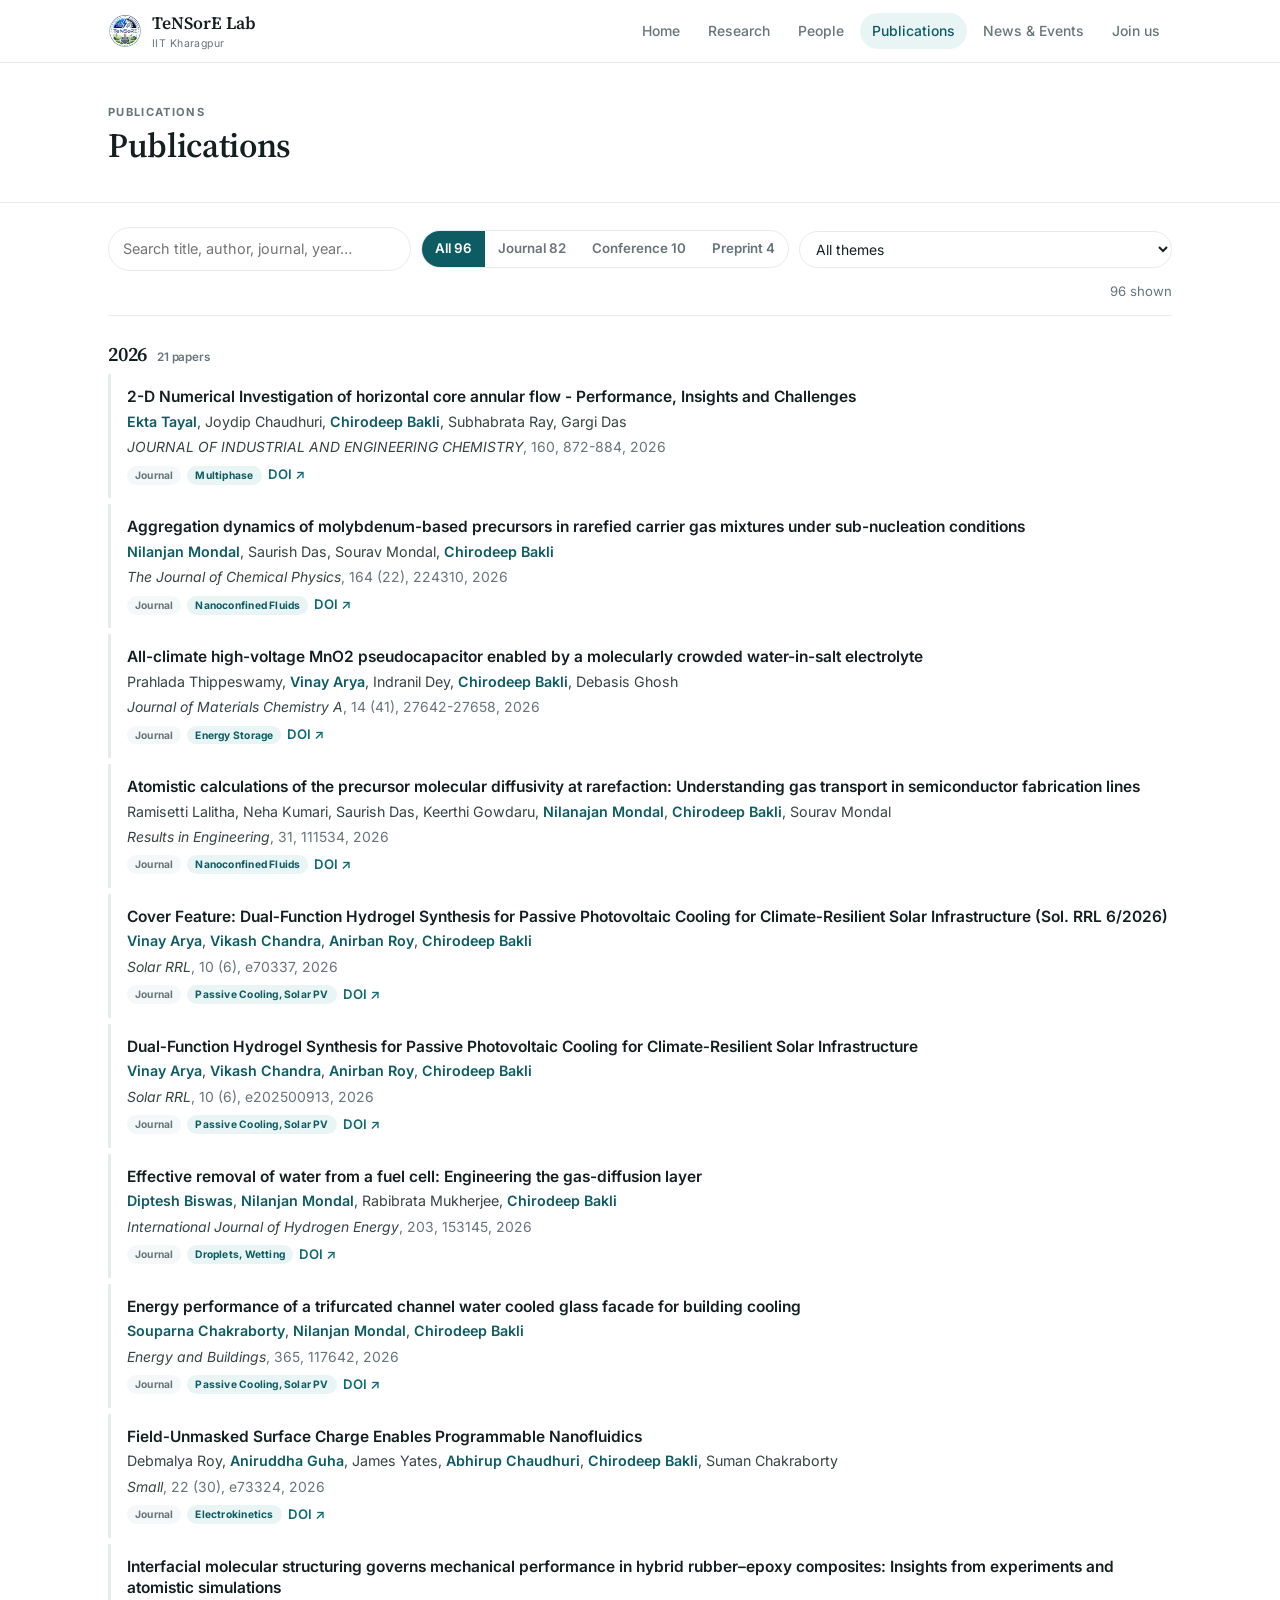
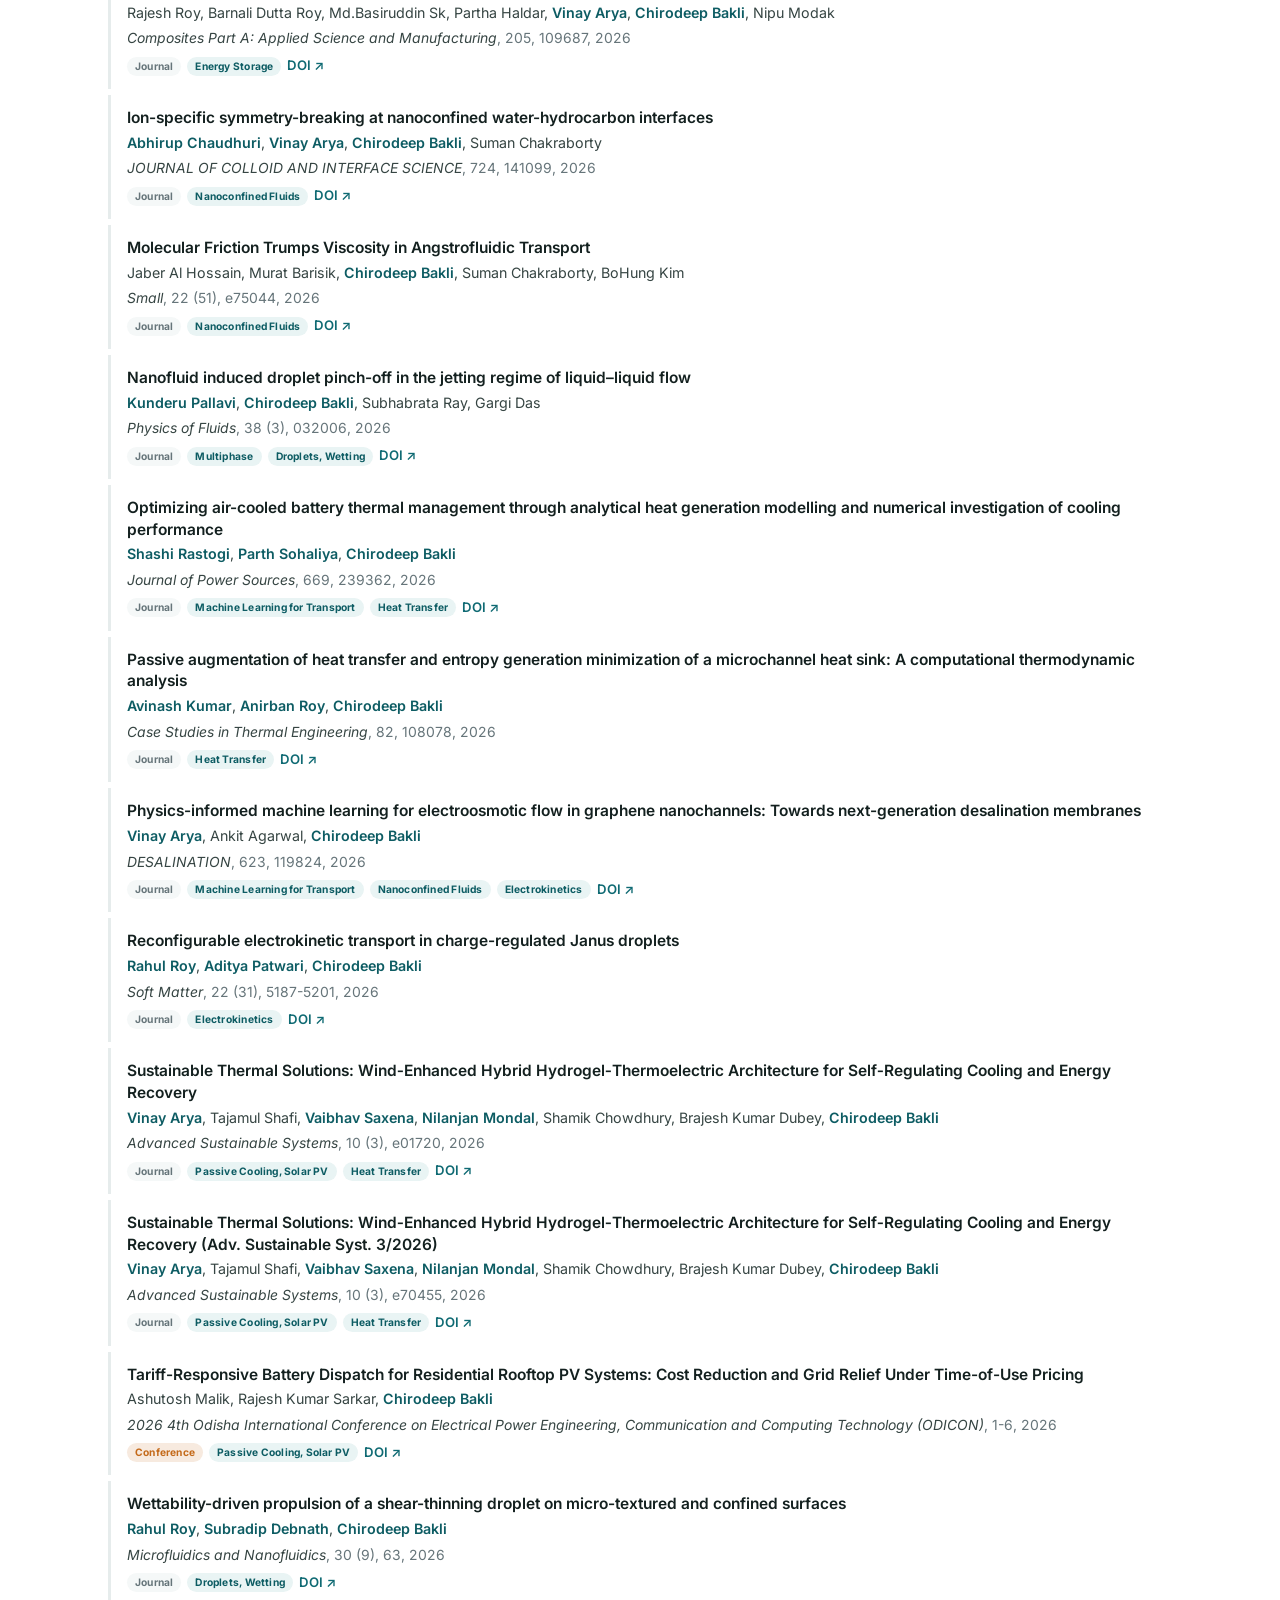
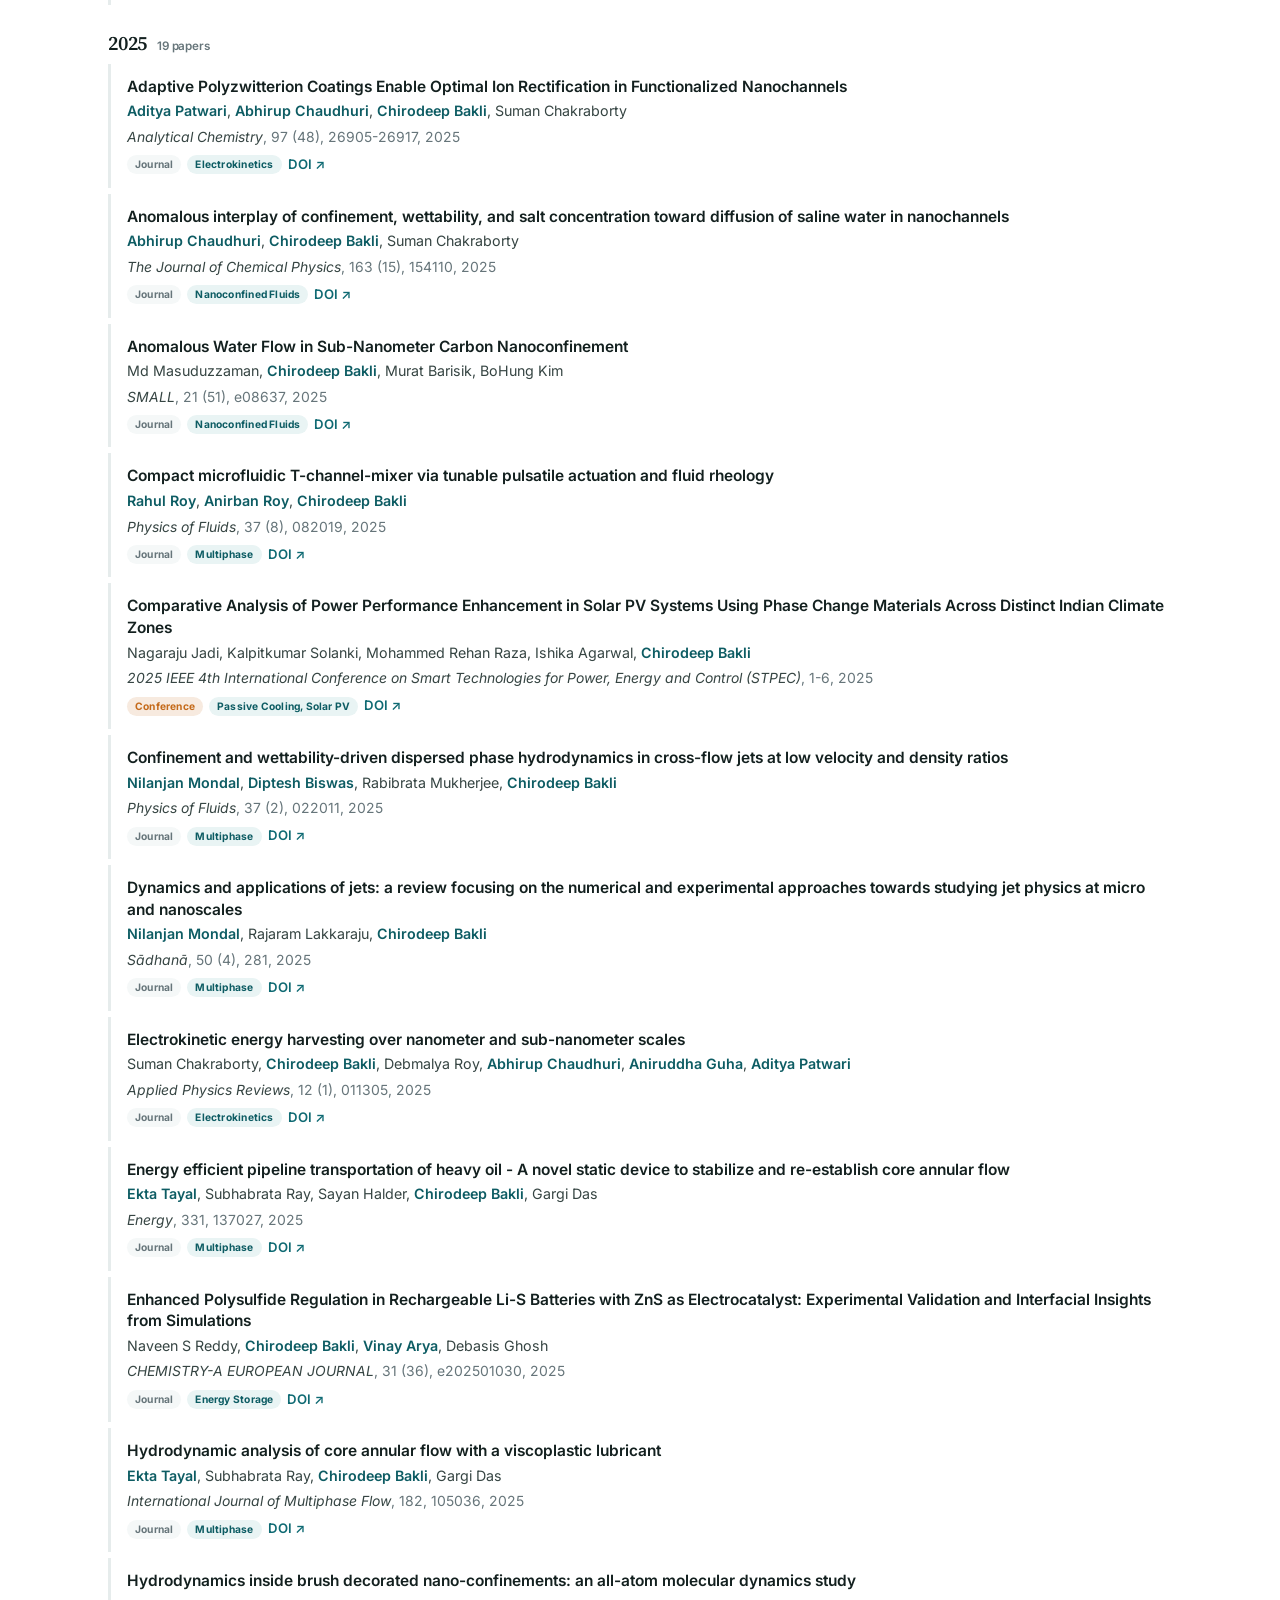
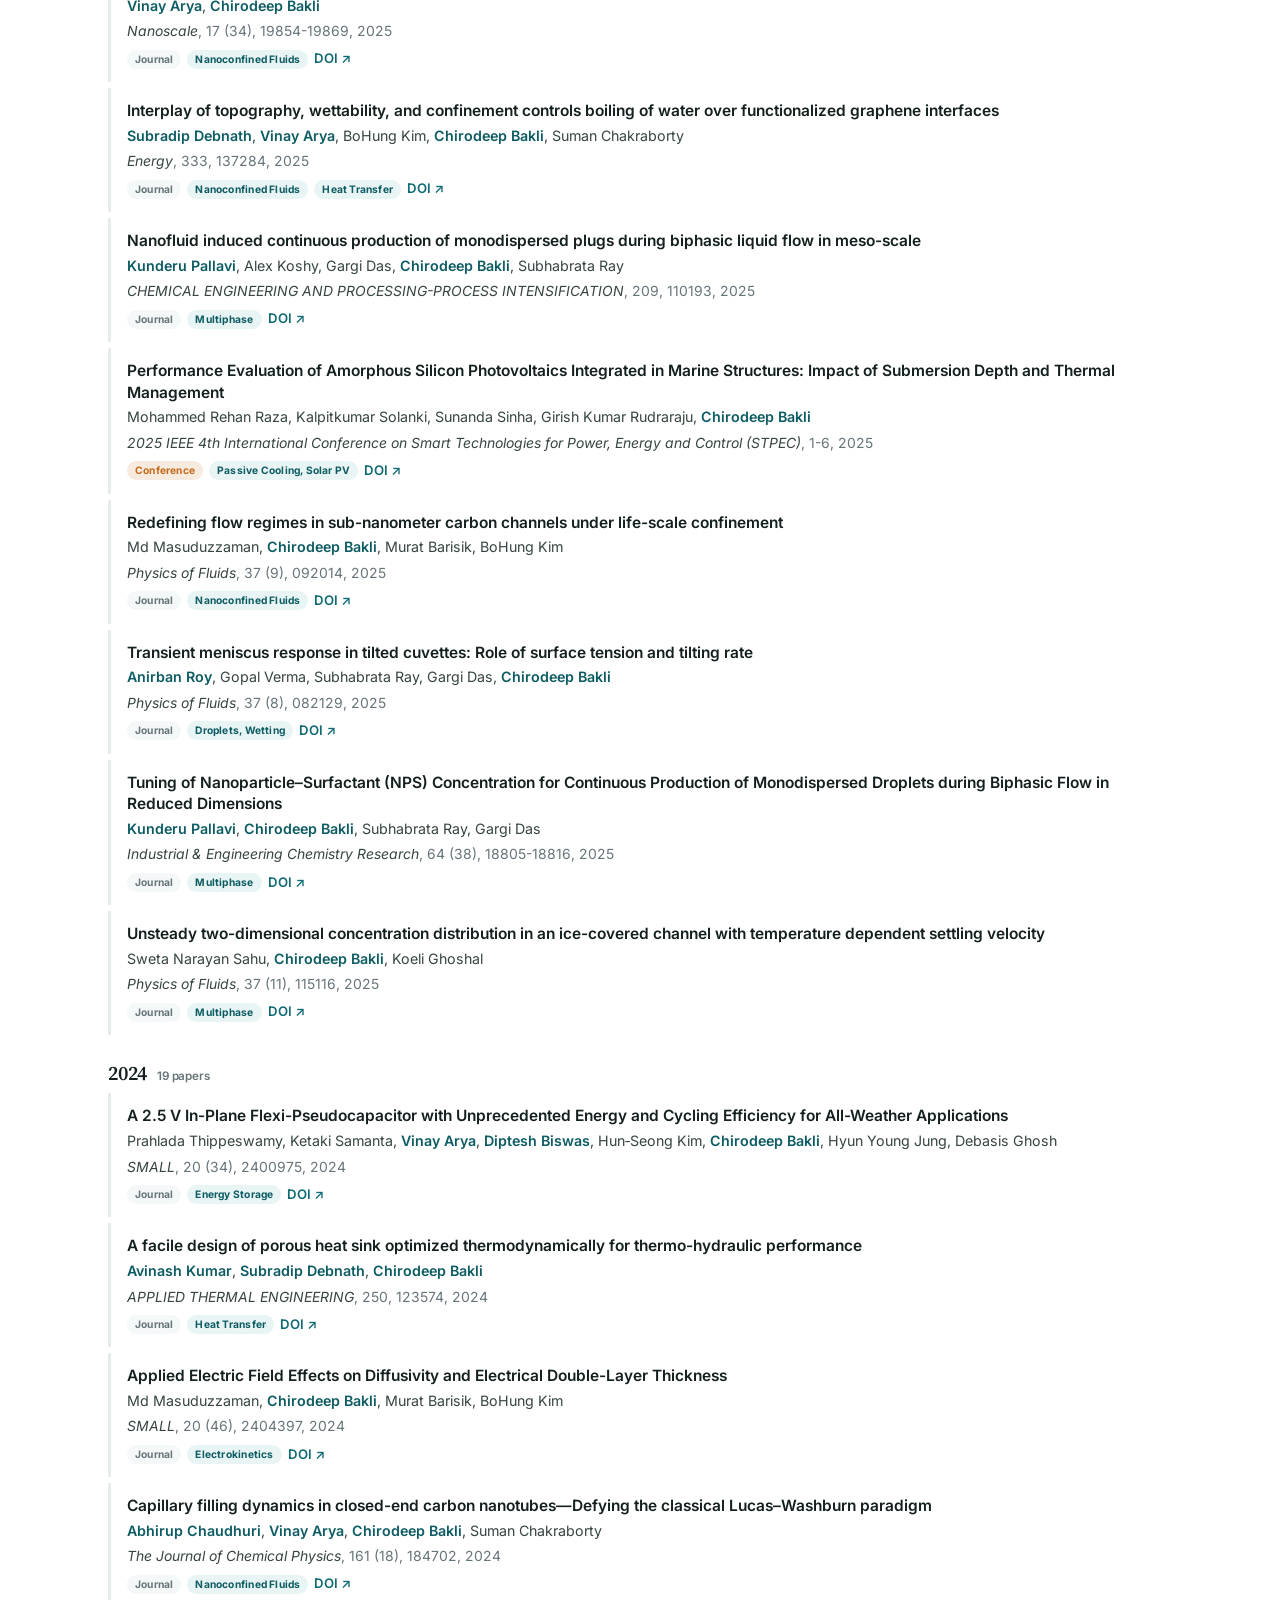
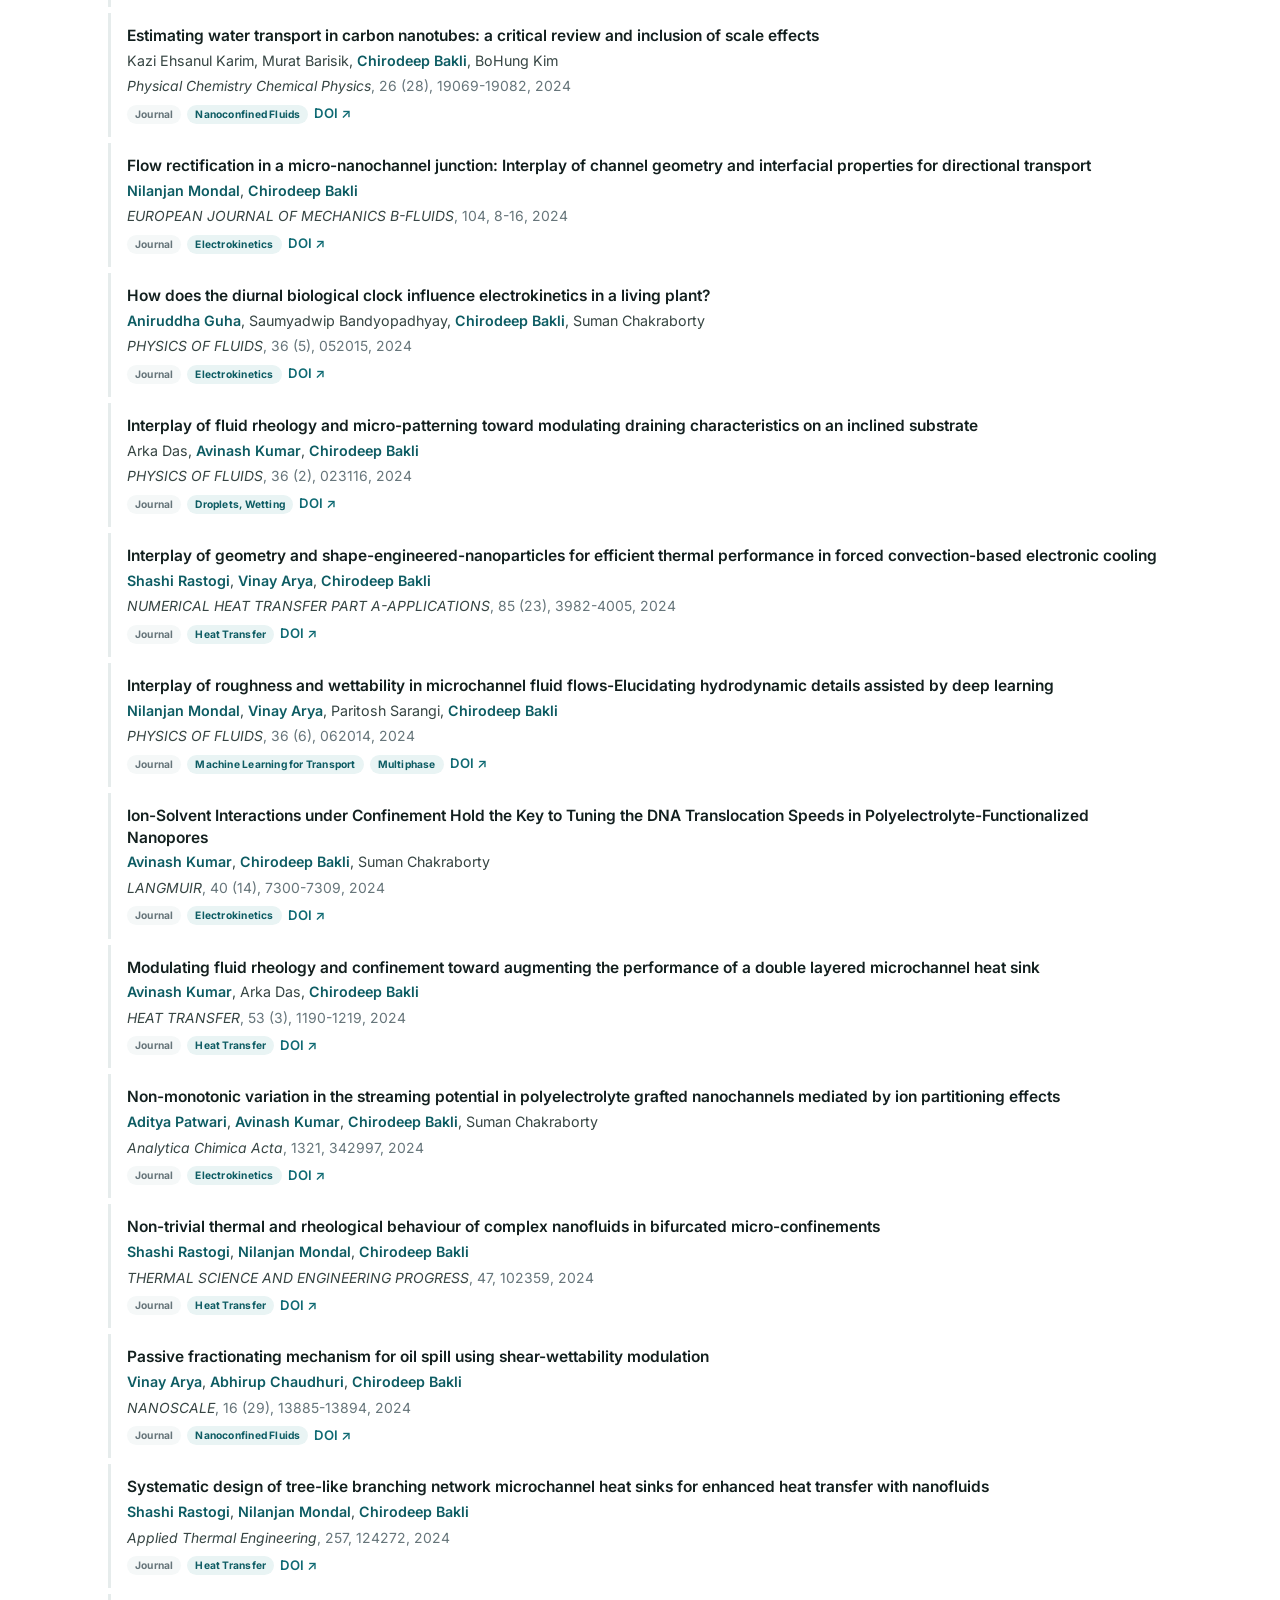
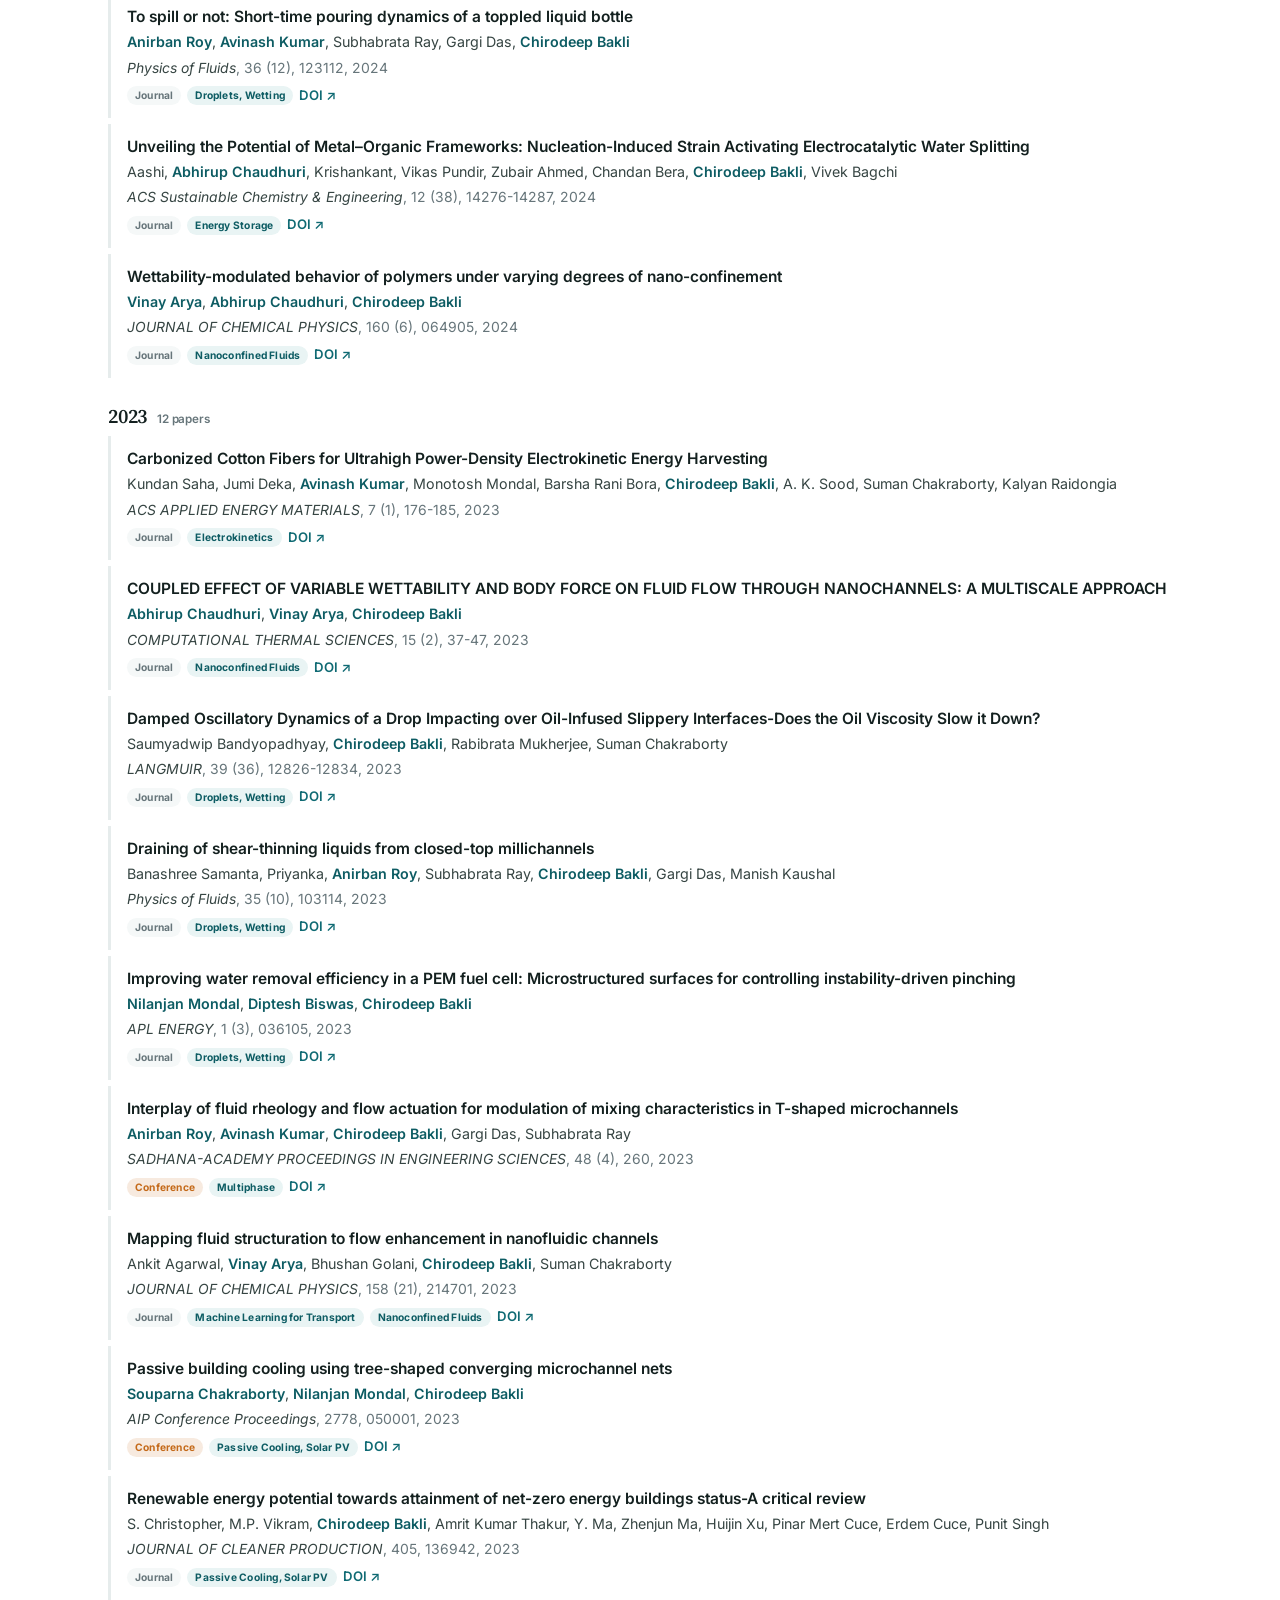
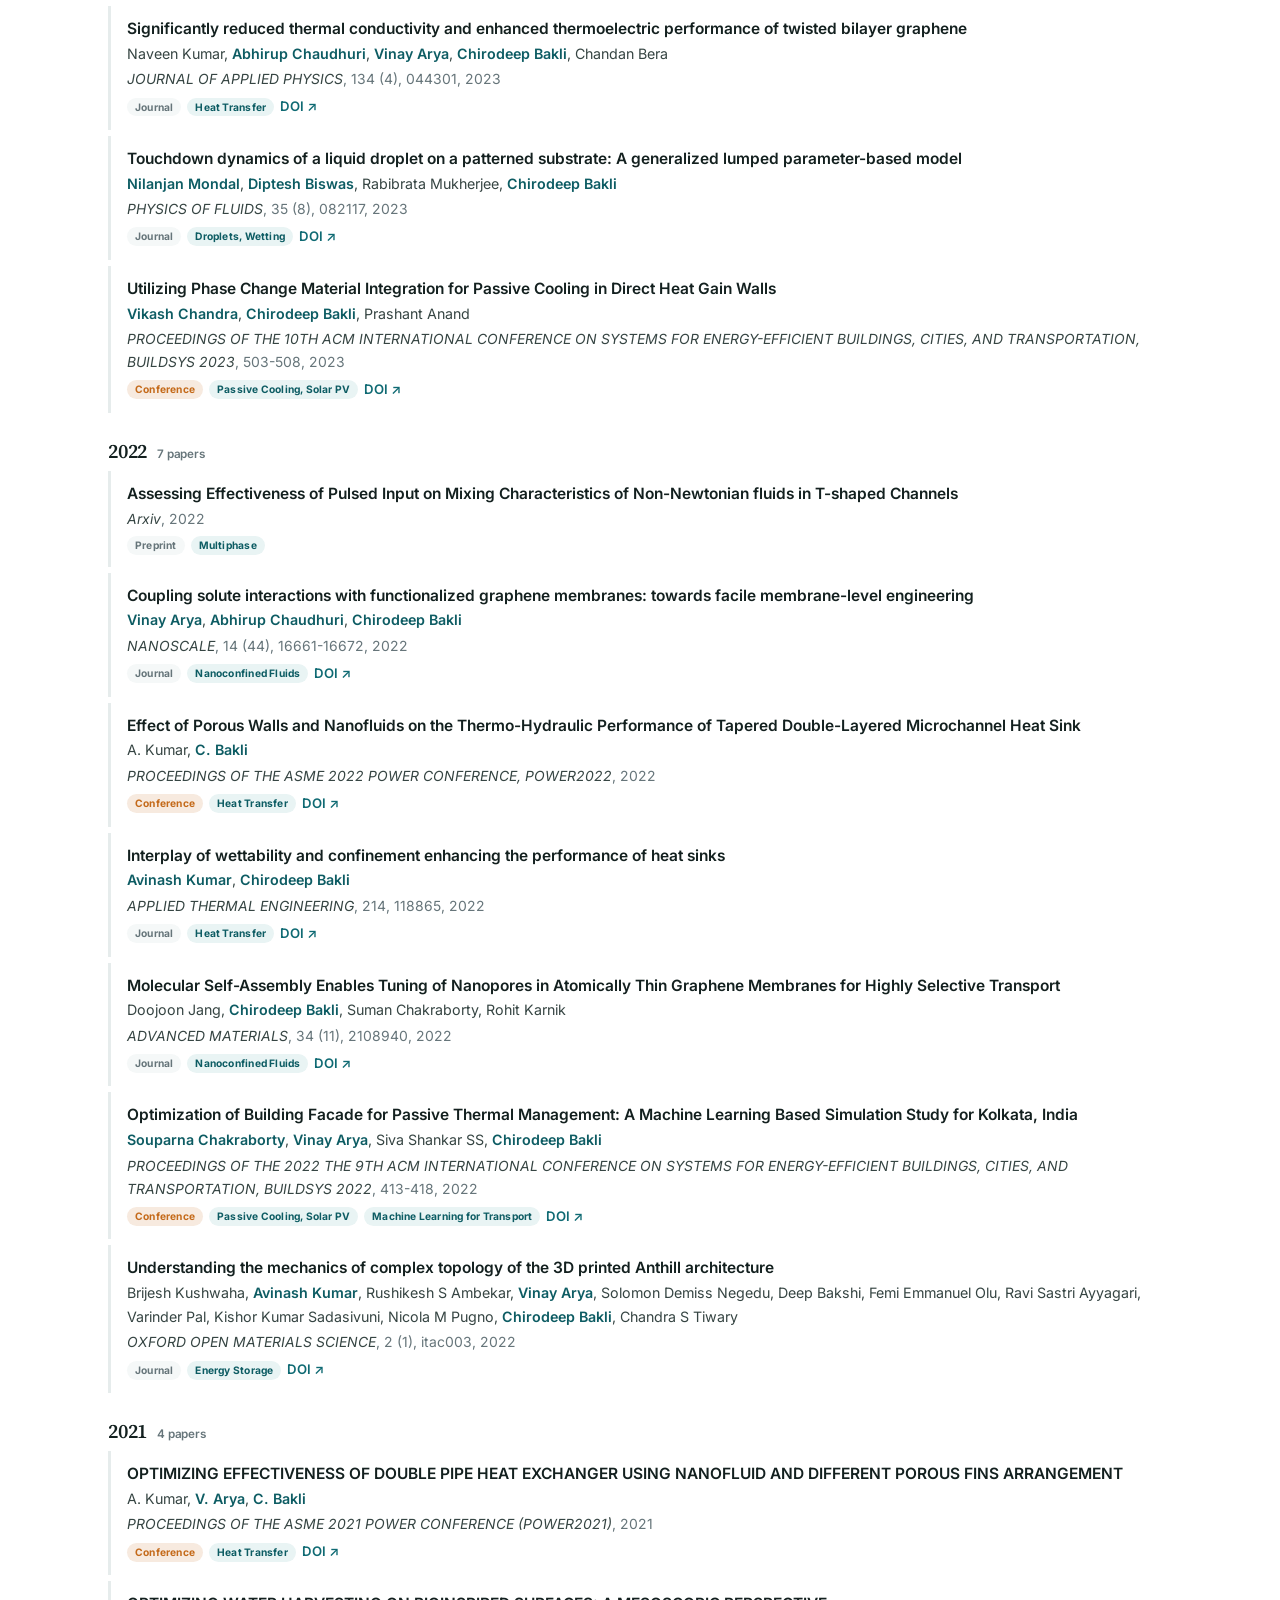
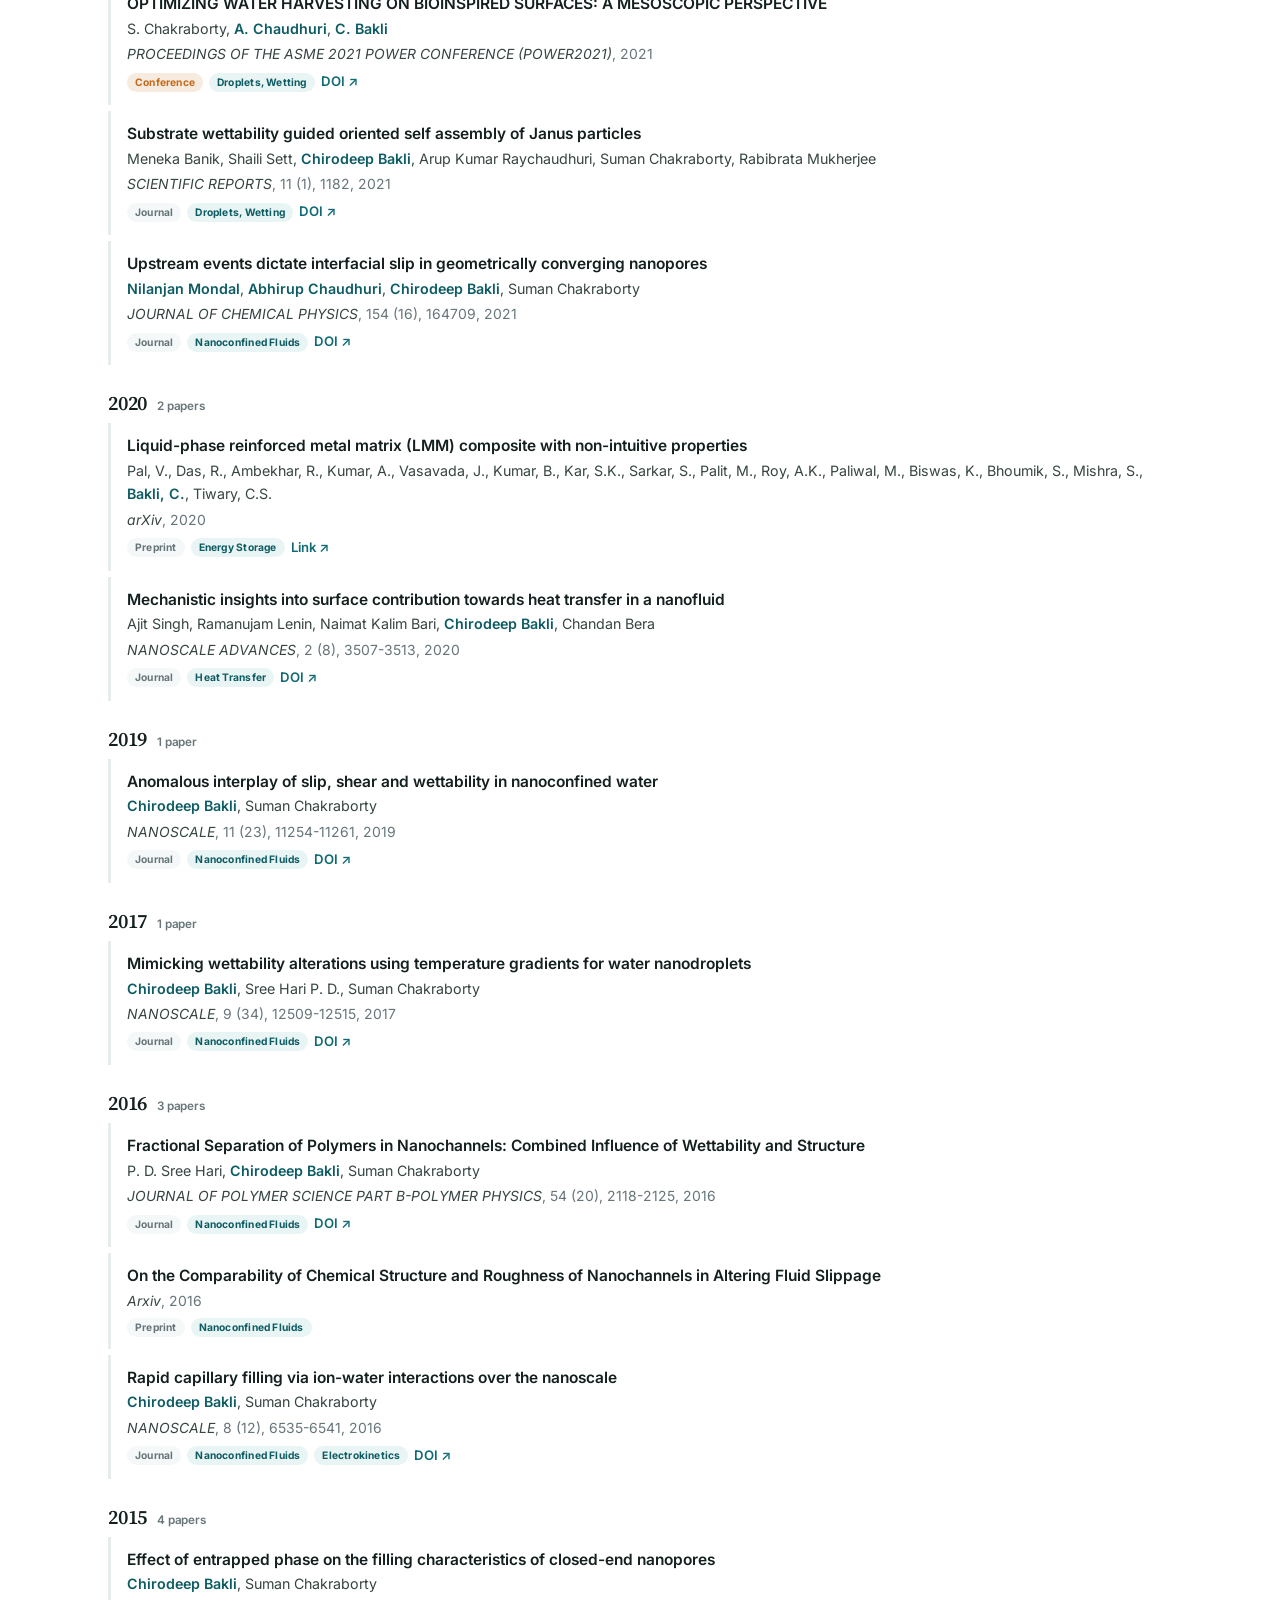
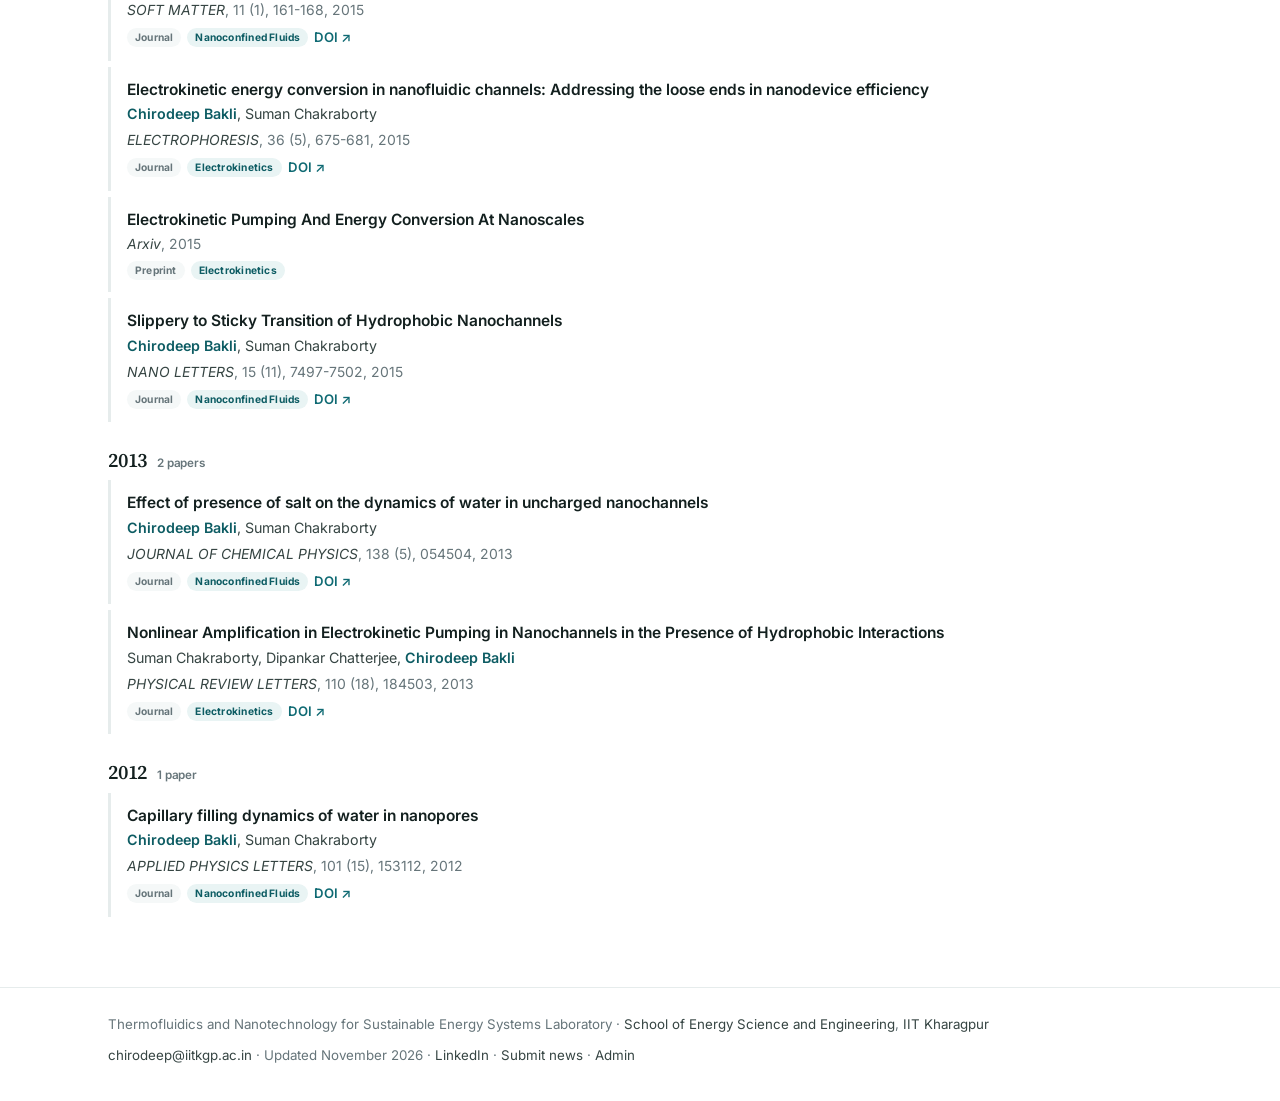
<file: publications.html>
<!doctype html>
<html lang="en">
<head>
<meta charset="utf-8">
<meta name="viewport" content="width=device-width, initial-scale=1">
<title>Publications | TeNSorE Lab</title>
<meta name="description" content="96 publications of the TeNSorE Lab, IIT Kharagpur, with search and filters.">
<link rel="canonical" href="https://www.vinayarya.in/tensorelab/publications.html">
<meta property="og:type" content="website"><meta property="og:title" content="Publications | TeNSorE Lab">
<meta property="og:description" content="96 publications of the TeNSorE Lab, IIT Kharagpur, with search and filters."><meta property="og:url" content="https://www.vinayarya.in/tensorelab/publications.html">
<link rel="icon" href="images/tensore-logo-64.png" type="image/png"><link rel="apple-touch-icon" href="images/apple-touch-icon.png">
<link rel="preconnect" href="https://fonts.googleapis.com"><link rel="preconnect" href="https://fonts.gstatic.com" crossorigin>
<link href="https://fonts.googleapis.com/css2?family=Inter:wght@400;500;600;700&family=Source+Serif+4:ital,opsz,wght@0,8..60,500;0,8..60,600;1,8..60,400&display=swap" rel="stylesheet">
<link rel="stylesheet" href="assets/site.css">
<script src="assets/site.js"></script>
</head>
<body>
<header class="topbar"><div class="in">
<a class="brand" href="index.html"><img src="images/tensore-logo-64.png" width="34" height="34" alt=""><span><b>TeNSorE Lab</b><small>IIT Kharagpur</small></span></a>
<button class="menu-btn" aria-expanded="false" aria-label="Menu">Menu</button>
<nav aria-label="Main"><a href="index.html">Home</a><a href="research.html">Research</a><a href="people.html">People</a><a href="publications.html" class="active">Publications</a><a href="news.html">News &amp; Events</a><a href="join.html">Join us</a></nav>
</div></header>
<main>
<div class="phead"><div class="wrap"><div class="eyebrow">Publications</div><h1>Publications</h1><p></p></div></div>
<div class="wrap"><section style="padding-top:12px">
<div class="tools"><input type="search" id="q" placeholder="Search title, author, journal, year…" aria-label="Search publications">
<div class="seg" role="group" aria-label="Type"><button data-type="all" aria-pressed="true">All 96</button><button data-type="journal" aria-pressed="false">Journal 82</button><button data-type="conference" aria-pressed="false">Conference 10</button><button data-type="preprint" aria-pressed="false">Preprint 4</button></div>
<select id="theme" aria-label="Theme"><option value="">All themes</option><option value="solar">Passive Cooling, Solar PV and Buildings</option><option value="ml">Machine Learning for Transport</option><option value="materials">Energy Storage and Functional Materials</option><option value="nano">Nanoconfined Fluids and Interfaces</option><option value="thermal">Heat Transfer and Thermal Management</option><option value="ek">Electrokinetics and Nanofluidic Energy Harvesting</option><option value="multiphase">Multiphase and Non-Newtonian Flows</option><option value="droplets">Droplets, Wetting and Smart Surfaces</option></select><span class="shown" id="shown"></span></div>
<div id="pubs"><div class="ygroup"><h2 class="year">2026 <span></span></h2><ol class="pubs"><li class="pub" data-type="journal" data-themes="multiphase" data-text="2-d numerical investigation of horizontal core annular flow - performance, insights and challenges ekta tayal joydip chaudhuri chirodeep bakli subhabrata ray gargi das journal of industrial and engineering chemistry 2026 10.1016/j.jiec.2026.02.034"><div class="ti">2-D Numerical Investigation of horizontal core annular flow - Performance, Insights and Challenges</div><div class="au"><span class="lab">Ekta Tayal</span>, Joydip Chaudhuri, <span class="lab">Chirodeep Bakli</span>, Subhabrata Ray, Gargi Das</div><div class="ve"><i>JOURNAL OF INDUSTRIAL AND ENGINEERING CHEMISTRY</i>, 160, 872-884, 2026</div><div class="tags"><span class="tag journal">Journal</span><span class="tag th">Multiphase</span><a class="doi" href="https://doi.org/10.1016/j.jiec.2026.02.034">DOI ↗</a></div></li><li class="pub" data-type="journal" data-themes="nano" data-text="aggregation dynamics of molybdenum-based precursors in rarefied carrier gas mixtures under sub-nucleation conditions nilanjan mondal saurish das sourav mondal chirodeep bakli the journal of chemical physics 2026 10.1063/5.0293119"><div class="ti">Aggregation dynamics of molybdenum-based precursors in rarefied carrier gas mixtures under sub-nucleation conditions</div><div class="au"><span class="lab">Nilanjan Mondal</span>, Saurish Das, Sourav Mondal, <span class="lab">Chirodeep Bakli</span></div><div class="ve"><i>The Journal of Chemical Physics</i>, 164 (22), 224310, 2026</div><div class="tags"><span class="tag journal">Journal</span><span class="tag th">Nanoconfined Fluids</span><a class="doi" href="https://doi.org/10.1063/5.0293119">DOI ↗</a></div></li><li class="pub" data-type="journal" data-themes="materials" data-text="all-climate high-voltage mno2 pseudocapacitor enabled by a molecularly crowded water-in-salt electrolyte prahlada thippeswamy vinay arya indranil dey chirodeep bakli debasis ghosh journal of materials chemistry a 2026 10.1039/d5ta10251k"><div class="ti">All-climate high-voltage MnO2 pseudocapacitor enabled by a molecularly crowded water-in-salt electrolyte</div><div class="au">Prahlada Thippeswamy, <span class="lab">Vinay Arya</span>, Indranil Dey, <span class="lab">Chirodeep Bakli</span>, Debasis Ghosh</div><div class="ve"><i>Journal of Materials Chemistry A</i>, 14 (41), 27642-27658, 2026</div><div class="tags"><span class="tag journal">Journal</span><span class="tag th">Energy Storage</span><a class="doi" href="https://doi.org/10.1039/d5ta10251k">DOI ↗</a></div></li><li class="pub" data-type="journal" data-themes="nano" data-text="atomistic calculations of the precursor molecular diffusivity at rarefaction: understanding gas transport in semiconductor fabrication lines ramisetti lalitha neha kumari saurish das keerthi gowdaru nilanajan mondal chirodeep bakli sourav mondal results in engineering 2026 10.1016/j.rineng.2026.111534"><div class="ti">Atomistic calculations of the precursor molecular diffusivity at rarefaction: Understanding gas transport in semiconductor fabrication lines</div><div class="au">Ramisetti Lalitha, Neha Kumari, Saurish Das, Keerthi Gowdaru, <span class="lab">Nilanajan Mondal</span>, <span class="lab">Chirodeep Bakli</span>, Sourav Mondal</div><div class="ve"><i>Results in Engineering</i>, 31, 111534, 2026</div><div class="tags"><span class="tag journal">Journal</span><span class="tag th">Nanoconfined Fluids</span><a class="doi" href="https://doi.org/10.1016/j.rineng.2026.111534">DOI ↗</a></div></li><li class="pub" data-type="journal" data-themes="solar" data-text="cover feature: dualfunction hydrogel synthesis for passive photovoltaic cooling for climateresilient solar infrastructure (sol. rrl 6/2026) vinay arya vikash chandra anirban roy chirodeep bakli solar rrl 2026 10.1002/solr.70337"><div class="ti">Cover Feature: Dual‐Function Hydrogel Synthesis for Passive Photovoltaic Cooling for Climate‐Resilient Solar Infrastructure (Sol. RRL 6/2026)</div><div class="au"><span class="lab">Vinay Arya</span>, <span class="lab">Vikash Chandra</span>, <span class="lab">Anirban Roy</span>, <span class="lab">Chirodeep Bakli</span></div><div class="ve"><i>Solar RRL</i>, 10 (6), e70337, 2026</div><div class="tags"><span class="tag journal">Journal</span><span class="tag th">Passive Cooling, Solar PV</span><a class="doi" href="https://doi.org/10.1002/solr.70337">DOI ↗</a></div></li><li class="pub" data-type="journal" data-themes="solar" data-text="dualfunction hydrogel synthesis for passive photovoltaic cooling for climateresilient solar infrastructure vinay arya vikash chandra anirban roy chirodeep bakli solar rrl 2026 10.1002/solr.202500913"><div class="ti">Dual‐Function Hydrogel Synthesis for Passive Photovoltaic Cooling for Climate‐Resilient Solar Infrastructure</div><div class="au"><span class="lab">Vinay Arya</span>, <span class="lab">Vikash Chandra</span>, <span class="lab">Anirban Roy</span>, <span class="lab">Chirodeep Bakli</span></div><div class="ve"><i>Solar RRL</i>, 10 (6), e202500913, 2026</div><div class="tags"><span class="tag journal">Journal</span><span class="tag th">Passive Cooling, Solar PV</span><a class="doi" href="https://doi.org/10.1002/solr.202500913">DOI ↗</a></div></li><li class="pub" data-type="journal" data-themes="droplets" data-text="effective removal of water from a fuel cell: engineering the gas-diffusion layer diptesh biswas nilanjan mondal rabibrata mukherjee chirodeep bakli international journal of hydrogen energy 2026 10.1016/j.ijhydene.2025.153145"><div class="ti">Effective removal of water from a fuel cell: Engineering the gas-diffusion layer</div><div class="au"><span class="lab">Diptesh Biswas</span>, <span class="lab">Nilanjan Mondal</span>, Rabibrata Mukherjee, <span class="lab">Chirodeep Bakli</span></div><div class="ve"><i>International Journal of Hydrogen Energy</i>, 203, 153145, 2026</div><div class="tags"><span class="tag journal">Journal</span><span class="tag th">Droplets, Wetting</span><a class="doi" href="https://doi.org/10.1016/j.ijhydene.2025.153145">DOI ↗</a></div></li><li class="pub" data-type="journal" data-themes="solar" data-text="energy performance of a trifurcated channel water cooled glass facade for building cooling souparna chakraborty nilanjan mondal chirodeep bakli energy and buildings 2026 10.1016/j.enbuild.2026.117642"><div class="ti">Energy performance of a trifurcated channel water cooled glass facade for building cooling</div><div class="au"><span class="lab">Souparna Chakraborty</span>, <span class="lab">Nilanjan Mondal</span>, <span class="lab">Chirodeep Bakli</span></div><div class="ve"><i>Energy and Buildings</i>, 365, 117642, 2026</div><div class="tags"><span class="tag journal">Journal</span><span class="tag th">Passive Cooling, Solar PV</span><a class="doi" href="https://doi.org/10.1016/j.enbuild.2026.117642">DOI ↗</a></div></li><li class="pub" data-type="journal" data-themes="ek" data-text="fieldunmasked surface charge enables programmable nanofluidics debmalya roy aniruddha guha james yates abhirup chaudhuri chirodeep bakli suman chakraborty small 2026 10.1002/smll.73324"><div class="ti">Field‐Unmasked Surface Charge Enables Programmable Nanofluidics</div><div class="au">Debmalya Roy, <span class="lab">Aniruddha Guha</span>, James Yates, <span class="lab">Abhirup Chaudhuri</span>, <span class="lab">Chirodeep Bakli</span>, Suman Chakraborty</div><div class="ve"><i>Small</i>, 22 (30), e73324, 2026</div><div class="tags"><span class="tag journal">Journal</span><span class="tag th">Electrokinetics</span><a class="doi" href="https://doi.org/10.1002/smll.73324">DOI ↗</a></div></li><li class="pub" data-type="journal" data-themes="materials" data-text="interfacial molecular structuring governs mechanical performance in hybrid rubberepoxy composites: insights from experiments and atomistic simulations rajesh roy barnali dutta roy md.basiruddin sk partha haldar vinay arya chirodeep bakli nipu modak composites part a: applied science and manufacturing 2026 10.1016/j.compositesa.2026.109687"><div class="ti">Interfacial molecular structuring governs mechanical performance in hybrid rubber–epoxy composites: Insights from experiments and atomistic simulations</div><div class="au">Rajesh Roy, Barnali Dutta Roy, Md.Basiruddin Sk, Partha Haldar, <span class="lab">Vinay Arya</span>, <span class="lab">Chirodeep Bakli</span>, Nipu Modak</div><div class="ve"><i>Composites Part A: Applied Science and Manufacturing</i>, 205, 109687, 2026</div><div class="tags"><span class="tag journal">Journal</span><span class="tag th">Energy Storage</span><a class="doi" href="https://doi.org/10.1016/j.compositesa.2026.109687">DOI ↗</a></div></li><li class="pub" data-type="journal" data-themes="nano" data-text="ion-specific symmetry-breaking at nanoconfined water-hydrocarbon interfaces abhirup chaudhuri vinay arya chirodeep bakli suman chakraborty journal of colloid and interface science 2026 10.1016/j.jcis.2026.141099"><div class="ti">Ion-specific symmetry-breaking at nanoconfined water-hydrocarbon interfaces</div><div class="au"><span class="lab">Abhirup Chaudhuri</span>, <span class="lab">Vinay Arya</span>, <span class="lab">Chirodeep Bakli</span>, Suman Chakraborty</div><div class="ve"><i>JOURNAL OF COLLOID AND INTERFACE SCIENCE</i>, 724, 141099, 2026</div><div class="tags"><span class="tag journal">Journal</span><span class="tag th">Nanoconfined Fluids</span><a class="doi" href="https://doi.org/10.1016/j.jcis.2026.141099">DOI ↗</a></div></li><li class="pub" data-type="journal" data-themes="nano" data-text="molecular friction trumps viscosity in angstrofluidic transport jaber al hossain murat barisik chirodeep bakli suman chakraborty bohung kim small 2026 10.1002/smll.75044"><div class="ti">Molecular Friction Trumps Viscosity in Angstrofluidic Transport</div><div class="au">Jaber Al Hossain, Murat Barisik, <span class="lab">Chirodeep Bakli</span>, Suman Chakraborty, BoHung Kim</div><div class="ve"><i>Small</i>, 22 (51), e75044, 2026</div><div class="tags"><span class="tag journal">Journal</span><span class="tag th">Nanoconfined Fluids</span><a class="doi" href="https://doi.org/10.1002/smll.75044">DOI ↗</a></div></li><li class="pub" data-type="journal" data-themes="multiphase droplets" data-text="nanofluid induced droplet pinch-off in the jetting regime of liquidliquid flow kunderu pallavi chirodeep bakli subhabrata ray gargi das physics of fluids 2026 10.1063/5.0315890"><div class="ti">Nanofluid induced droplet pinch-off in the jetting regime of liquid–liquid flow</div><div class="au"><span class="lab">Kunderu Pallavi</span>, <span class="lab">Chirodeep Bakli</span>, Subhabrata Ray, Gargi Das</div><div class="ve"><i>Physics of Fluids</i>, 38 (3), 032006, 2026</div><div class="tags"><span class="tag journal">Journal</span><span class="tag th">Multiphase</span><span class="tag th">Droplets, Wetting</span><a class="doi" href="https://doi.org/10.1063/5.0315890">DOI ↗</a></div></li><li class="pub" data-type="journal" data-themes="ml thermal" data-text="optimizing air-cooled battery thermal management through analytical heat generation modelling and numerical investigation of cooling performance shashi rastogi parth sohaliya chirodeep bakli journal of power sources 2026 10.1016/j.jpowsour.2026.239362"><div class="ti">Optimizing air-cooled battery thermal management through analytical heat generation modelling and numerical investigation of cooling performance</div><div class="au"><span class="lab">Shashi Rastogi</span>, <span class="lab">Parth Sohaliya</span>, <span class="lab">Chirodeep Bakli</span></div><div class="ve"><i>Journal of Power Sources</i>, 669, 239362, 2026</div><div class="tags"><span class="tag journal">Journal</span><span class="tag th">Machine Learning for Transport</span><span class="tag th">Heat Transfer</span><a class="doi" href="https://doi.org/10.1016/j.jpowsour.2026.239362">DOI ↗</a></div></li><li class="pub" data-type="journal" data-themes="thermal" data-text="passive augmentation of heat transfer and entropy generation minimization of a microchannel heat sink: a computational thermodynamic analysis avinash kumar anirban roy chirodeep bakli case studies in thermal engineering 2026 10.1016/j.csite.2026.108078"><div class="ti">Passive augmentation of heat transfer and entropy generation minimization of a microchannel heat sink: A computational thermodynamic analysis</div><div class="au"><span class="lab">Avinash Kumar</span>, <span class="lab">Anirban Roy</span>, <span class="lab">Chirodeep Bakli</span></div><div class="ve"><i>Case Studies in Thermal Engineering</i>, 82, 108078, 2026</div><div class="tags"><span class="tag journal">Journal</span><span class="tag th">Heat Transfer</span><a class="doi" href="https://doi.org/10.1016/j.csite.2026.108078">DOI ↗</a></div></li><li class="pub" data-type="journal" data-themes="ml nano ek" data-text="physics-informed machine learning for electroosmotic flow in graphene nanochannels: towards next-generation desalination membranes vinay arya ankit agarwal chirodeep bakli desalination 2026 10.1016/j.desal.2025.119824"><div class="ti">Physics-informed machine learning for electroosmotic flow in graphene nanochannels: Towards next-generation desalination membranes</div><div class="au"><span class="lab">Vinay Arya</span>, Ankit Agarwal, <span class="lab">Chirodeep Bakli</span></div><div class="ve"><i>DESALINATION</i>, 623, 119824, 2026</div><div class="tags"><span class="tag journal">Journal</span><span class="tag th">Machine Learning for Transport</span><span class="tag th">Nanoconfined Fluids</span><span class="tag th">Electrokinetics</span><a class="doi" href="https://doi.org/10.1016/j.desal.2025.119824">DOI ↗</a></div></li><li class="pub" data-type="journal" data-themes="ek" data-text="reconfigurable electrokinetic transport in charge-regulated janus droplets rahul roy aditya patwari chirodeep bakli soft matter 2026 10.1039/d6sm00501b"><div class="ti">Reconfigurable electrokinetic transport in charge-regulated Janus droplets</div><div class="au"><span class="lab">Rahul Roy</span>, <span class="lab">Aditya Patwari</span>, <span class="lab">Chirodeep Bakli</span></div><div class="ve"><i>Soft Matter</i>, 22 (31), 5187-5201, 2026</div><div class="tags"><span class="tag journal">Journal</span><span class="tag th">Electrokinetics</span><a class="doi" href="https://doi.org/10.1039/d6sm00501b">DOI ↗</a></div></li><li class="pub" data-type="journal" data-themes="solar thermal" data-text="sustainable thermal solutions: windenhanced hybrid hydrogelthermoelectric architecture for selfregulating cooling and energy recovery vinay arya tajamul shafi vaibhav saxena nilanjan mondal shamik chowdhury brajesh kumar dubey chirodeep bakli advanced sustainable systems 2026 10.1002/adsu.202501720"><div class="ti">Sustainable Thermal Solutions: Wind‐Enhanced Hybrid Hydrogel‐Thermoelectric Architecture for Self‐Regulating Cooling and Energy Recovery</div><div class="au"><span class="lab">Vinay Arya</span>, Tajamul Shafi, <span class="lab">Vaibhav Saxena</span>, <span class="lab">Nilanjan Mondal</span>, Shamik Chowdhury, Brajesh Kumar Dubey, <span class="lab">Chirodeep Bakli</span></div><div class="ve"><i>Advanced Sustainable Systems</i>, 10 (3), e01720, 2026</div><div class="tags"><span class="tag journal">Journal</span><span class="tag th">Passive Cooling, Solar PV</span><span class="tag th">Heat Transfer</span><a class="doi" href="https://doi.org/10.1002/adsu.202501720">DOI ↗</a></div></li><li class="pub" data-type="journal" data-themes="solar thermal" data-text="sustainable thermal solutions: windenhanced hybrid hydrogelthermoelectric architecture for selfregulating cooling and energy recovery (adv. sustainable syst. 3/2026) vinay arya tajamul shafi vaibhav saxena nilanjan mondal shamik chowdhury brajesh kumar dubey chirodeep bakli advanced sustainable systems 2026 10.1002/adsu.70455"><div class="ti">Sustainable Thermal Solutions: Wind‐Enhanced Hybrid Hydrogel‐Thermoelectric Architecture for Self‐Regulating Cooling and Energy Recovery (Adv. Sustainable Syst. 3/2026)</div><div class="au"><span class="lab">Vinay Arya</span>, Tajamul Shafi, <span class="lab">Vaibhav Saxena</span>, <span class="lab">Nilanjan Mondal</span>, Shamik Chowdhury, Brajesh Kumar Dubey, <span class="lab">Chirodeep Bakli</span></div><div class="ve"><i>Advanced Sustainable Systems</i>, 10 (3), e70455, 2026</div><div class="tags"><span class="tag journal">Journal</span><span class="tag th">Passive Cooling, Solar PV</span><span class="tag th">Heat Transfer</span><a class="doi" href="https://doi.org/10.1002/adsu.70455">DOI ↗</a></div></li><li class="pub" data-type="conference" data-themes="solar" data-text="tariff-responsive battery dispatch for residential rooftop pv systems: cost reduction and grid relief under time-of-use pricing ashutosh malik rajesh kumar sarkar chirodeep bakli 2026 4th odisha international conference on electrical power engineering, communication and computing technology (odicon) 2026 10.1109/odicon66687.2026.11470985"><div class="ti">Tariff-Responsive Battery Dispatch for Residential Rooftop PV Systems: Cost Reduction and Grid Relief Under Time-of-Use Pricing</div><div class="au">Ashutosh Malik, Rajesh Kumar Sarkar, <span class="lab">Chirodeep Bakli</span></div><div class="ve"><i>2026 4th Odisha International Conference on Electrical Power Engineering, Communication and Computing Technology (ODICON)</i>, 1-6, 2026</div><div class="tags"><span class="tag conference">Conference</span><span class="tag th">Passive Cooling, Solar PV</span><a class="doi" href="https://doi.org/10.1109/odicon66687.2026.11470985">DOI ↗</a></div></li><li class="pub" data-type="journal" data-themes="droplets" data-text="wettability-driven propulsion of a shear-thinning droplet on micro-textured and confined surfaces rahul roy subradip debnath chirodeep bakli microfluidics and nanofluidics 2026 10.1007/s10404-026-02915-x"><div class="ti">Wettability-driven propulsion of a shear-thinning droplet on micro-textured and confined surfaces</div><div class="au"><span class="lab">Rahul Roy</span>, <span class="lab">Subradip Debnath</span>, <span class="lab">Chirodeep Bakli</span></div><div class="ve"><i>Microfluidics and Nanofluidics</i>, 30 (9), 63, 2026</div><div class="tags"><span class="tag journal">Journal</span><span class="tag th">Droplets, Wetting</span><a class="doi" href="https://doi.org/10.1007/s10404-026-02915-x">DOI ↗</a></div></li></ol></div><div class="ygroup"><h2 class="year">2025 <span></span></h2><ol class="pubs"><li class="pub" data-type="journal" data-themes="ek" data-text="adaptive polyzwitterion coatings enable optimal ion rectification in functionalized nanochannels aditya patwari abhirup chaudhuri chirodeep bakli suman chakraborty analytical chemistry 2025 10.1021/acs.analchem.5c05942"><div class="ti">Adaptive Polyzwitterion Coatings Enable Optimal Ion Rectification in Functionalized Nanochannels</div><div class="au"><span class="lab">Aditya Patwari</span>, <span class="lab">Abhirup Chaudhuri</span>, <span class="lab">Chirodeep Bakli</span>, Suman Chakraborty</div><div class="ve"><i>Analytical Chemistry</i>, 97 (48), 26905-26917, 2025</div><div class="tags"><span class="tag journal">Journal</span><span class="tag th">Electrokinetics</span><a class="doi" href="https://doi.org/10.1021/acs.analchem.5c05942">DOI ↗</a></div></li><li class="pub" data-type="journal" data-themes="nano" data-text="anomalous interplay of confinement, wettability, and salt concentration toward diffusion of saline water in nanochannels abhirup chaudhuri chirodeep bakli suman chakraborty the journal of chemical physics 2025 10.1063/5.0282500"><div class="ti">Anomalous interplay of confinement, wettability, and salt concentration toward diffusion of saline water in nanochannels</div><div class="au"><span class="lab">Abhirup Chaudhuri</span>, <span class="lab">Chirodeep Bakli</span>, Suman Chakraborty</div><div class="ve"><i>The Journal of Chemical Physics</i>, 163 (15), 154110, 2025</div><div class="tags"><span class="tag journal">Journal</span><span class="tag th">Nanoconfined Fluids</span><a class="doi" href="https://doi.org/10.1063/5.0282500">DOI ↗</a></div></li><li class="pub" data-type="journal" data-themes="nano" data-text="anomalous water flow in sub-nanometer carbon nanoconfinement md masuduzzaman chirodeep bakli murat barisik bohung kim small 2025 10.1002/smll.202508637"><div class="ti">Anomalous Water Flow in Sub-Nanometer Carbon Nanoconfinement</div><div class="au">Md Masuduzzaman, <span class="lab">Chirodeep Bakli</span>, Murat Barisik, BoHung Kim</div><div class="ve"><i>SMALL</i>, 21 (51), e08637, 2025</div><div class="tags"><span class="tag journal">Journal</span><span class="tag th">Nanoconfined Fluids</span><a class="doi" href="https://doi.org/10.1002/smll.202508637">DOI ↗</a></div></li><li class="pub" data-type="journal" data-themes="multiphase" data-text="compact microfluidic t-channel-mixer via tunable pulsatile actuation and fluid rheology rahul roy anirban roy chirodeep bakli physics of fluids 2025 10.1063/5.0283262"><div class="ti">Compact microfluidic T-channel-mixer via tunable pulsatile actuation and fluid rheology</div><div class="au"><span class="lab">Rahul Roy</span>, <span class="lab">Anirban Roy</span>, <span class="lab">Chirodeep Bakli</span></div><div class="ve"><i>Physics of Fluids</i>, 37 (8), 082019, 2025</div><div class="tags"><span class="tag journal">Journal</span><span class="tag th">Multiphase</span><a class="doi" href="https://doi.org/10.1063/5.0283262">DOI ↗</a></div></li><li class="pub" data-type="conference" data-themes="solar" data-text="comparative analysis of power performance enhancement in solar pv systems using phase change materials across distinct indian climate zones nagaraju jadi kalpitkumar solanki mohammed rehan raza ishika agarwal chirodeep bakli 2025 ieee 4th international conference on smart technologies for power, energy and control (stpec) 2025 10.1109/stpec66316.2025.11490228"><div class="ti">Comparative Analysis of Power Performance Enhancement in Solar PV Systems Using Phase Change Materials Across Distinct Indian Climate Zones</div><div class="au">Nagaraju Jadi, Kalpitkumar Solanki, Mohammed Rehan Raza, Ishika Agarwal, <span class="lab">Chirodeep Bakli</span></div><div class="ve"><i>2025 IEEE 4th International Conference on Smart Technologies for Power, Energy and Control (STPEC)</i>, 1-6, 2025</div><div class="tags"><span class="tag conference">Conference</span><span class="tag th">Passive Cooling, Solar PV</span><a class="doi" href="https://doi.org/10.1109/stpec66316.2025.11490228">DOI ↗</a></div></li><li class="pub" data-type="journal" data-themes="multiphase" data-text="confinement and wettability-driven dispersed phase hydrodynamics in cross-flow jets at low velocity and density ratios nilanjan mondal diptesh biswas rabibrata mukherjee chirodeep bakli physics of fluids 2025 10.1063/5.0250568"><div class="ti">Confinement and wettability-driven dispersed phase hydrodynamics in cross-flow jets at low velocity and density ratios</div><div class="au"><span class="lab">Nilanjan Mondal</span>, <span class="lab">Diptesh Biswas</span>, Rabibrata Mukherjee, <span class="lab">Chirodeep Bakli</span></div><div class="ve"><i>Physics of Fluids</i>, 37 (2), 022011, 2025</div><div class="tags"><span class="tag journal">Journal</span><span class="tag th">Multiphase</span><a class="doi" href="https://doi.org/10.1063/5.0250568">DOI ↗</a></div></li><li class="pub" data-type="journal" data-themes="multiphase" data-text="dynamics and applications of jets: a review focusing on the numerical and experimental approaches towards studying jet physics at micro and nanoscales nilanjan mondal rajaram lakkaraju chirodeep bakli sadhana 2025 10.1007/s12046-025-02904-w"><div class="ti">Dynamics and applications of jets: a review focusing on the numerical and experimental approaches towards studying jet physics at micro and nanoscales</div><div class="au"><span class="lab">Nilanjan Mondal</span>, Rajaram Lakkaraju, <span class="lab">Chirodeep Bakli</span></div><div class="ve"><i>Sādhanā</i>, 50 (4), 281, 2025</div><div class="tags"><span class="tag journal">Journal</span><span class="tag th">Multiphase</span><a class="doi" href="https://doi.org/10.1007/s12046-025-02904-w">DOI ↗</a></div></li><li class="pub" data-type="journal" data-themes="ek" data-text="electrokinetic energy harvesting over nanometer and sub-nanometer scales suman chakraborty chirodeep bakli debmalya roy abhirup chaudhuri aniruddha guha aditya patwari applied physics reviews 2025 10.1063/5.0241150"><div class="ti">Electrokinetic energy harvesting over nanometer and sub-nanometer scales</div><div class="au">Suman Chakraborty, <span class="lab">Chirodeep Bakli</span>, Debmalya Roy, <span class="lab">Abhirup Chaudhuri</span>, <span class="lab">Aniruddha Guha</span>, <span class="lab">Aditya Patwari</span></div><div class="ve"><i>Applied Physics Reviews</i>, 12 (1), 011305, 2025</div><div class="tags"><span class="tag journal">Journal</span><span class="tag th">Electrokinetics</span><a class="doi" href="https://doi.org/10.1063/5.0241150">DOI ↗</a></div></li><li class="pub" data-type="journal" data-themes="multiphase" data-text="energy efficient pipeline transportation of heavy oil - a novel static device to stabilize and re-establish core annular flow ekta tayal subhabrata ray sayan halder chirodeep bakli gargi das energy 2025 10.1016/j.energy.2025.137027"><div class="ti">Energy efficient pipeline transportation of heavy oil - A novel static device to stabilize and re-establish core annular flow</div><div class="au"><span class="lab">Ekta Tayal</span>, Subhabrata Ray, Sayan Halder, <span class="lab">Chirodeep Bakli</span>, Gargi Das</div><div class="ve"><i>Energy</i>, 331, 137027, 2025</div><div class="tags"><span class="tag journal">Journal</span><span class="tag th">Multiphase</span><a class="doi" href="https://doi.org/10.1016/j.energy.2025.137027">DOI ↗</a></div></li><li class="pub" data-type="journal" data-themes="materials" data-text="enhanced polysulfide regulation in rechargeable li-s batteries with zns as electrocatalyst: experimental validation and interfacial insights from simulations naveen s reddy chirodeep bakli vinay arya debasis ghosh chemistry-a european journal 2025 10.1002/chem.202501030"><div class="ti">Enhanced Polysulfide Regulation in Rechargeable Li-S Batteries with ZnS as Electrocatalyst: Experimental Validation and Interfacial Insights from Simulations</div><div class="au">Naveen S Reddy, <span class="lab">Chirodeep Bakli</span>, <span class="lab">Vinay Arya</span>, Debasis Ghosh</div><div class="ve"><i>CHEMISTRY-A EUROPEAN JOURNAL</i>, 31 (36), e202501030, 2025</div><div class="tags"><span class="tag journal">Journal</span><span class="tag th">Energy Storage</span><a class="doi" href="https://doi.org/10.1002/chem.202501030">DOI ↗</a></div></li><li class="pub" data-type="journal" data-themes="multiphase" data-text="hydrodynamic analysis of core annular flow with a viscoplastic lubricant ekta tayal subhabrata ray chirodeep bakli gargi das international journal of multiphase flow 2025 10.1016/j.ijmultiphaseflow.2024.105036"><div class="ti">Hydrodynamic analysis of core annular flow with a viscoplastic lubricant</div><div class="au"><span class="lab">Ekta Tayal</span>, Subhabrata Ray, <span class="lab">Chirodeep Bakli</span>, Gargi Das</div><div class="ve"><i>International Journal of Multiphase Flow</i>, 182, 105036, 2025</div><div class="tags"><span class="tag journal">Journal</span><span class="tag th">Multiphase</span><a class="doi" href="https://doi.org/10.1016/j.ijmultiphaseflow.2024.105036">DOI ↗</a></div></li><li class="pub" data-type="journal" data-themes="nano" data-text="hydrodynamics inside brush decorated nano-confinements: an all-atom molecular dynamics study vinay arya chirodeep bakli nanoscale 2025 10.1039/d5nr00920k"><div class="ti">Hydrodynamics inside brush decorated nano-confinements: an all-atom molecular dynamics study</div><div class="au"><span class="lab">Vinay Arya</span>, <span class="lab">Chirodeep Bakli</span></div><div class="ve"><i>Nanoscale</i>, 17 (34), 19854-19869, 2025</div><div class="tags"><span class="tag journal">Journal</span><span class="tag th">Nanoconfined Fluids</span><a class="doi" href="https://doi.org/10.1039/d5nr00920k">DOI ↗</a></div></li><li class="pub" data-type="journal" data-themes="nano thermal" data-text="interplay of topography, wettability, and confinement controls boiling of water over functionalized graphene interfaces subradip debnath vinay arya bohung kim chirodeep bakli suman chakraborty energy 2025 10.1016/j.energy.2025.137284"><div class="ti">Interplay of topography, wettability, and confinement controls boiling of water over functionalized graphene interfaces</div><div class="au"><span class="lab">Subradip Debnath</span>, <span class="lab">Vinay Arya</span>, BoHung Kim, <span class="lab">Chirodeep Bakli</span>, Suman Chakraborty</div><div class="ve"><i>Energy</i>, 333, 137284, 2025</div><div class="tags"><span class="tag journal">Journal</span><span class="tag th">Nanoconfined Fluids</span><span class="tag th">Heat Transfer</span><a class="doi" href="https://doi.org/10.1016/j.energy.2025.137284">DOI ↗</a></div></li><li class="pub" data-type="journal" data-themes="multiphase" data-text="nanofluid induced continuous production of monodispersed plugs during biphasic liquid flow in meso-scale kunderu pallavi alex koshy gargi das chirodeep bakli subhabrata ray chemical engineering and processing-process intensification 2025 10.1016/j.cep.2025.110193"><div class="ti">Nanofluid induced continuous production of monodispersed plugs during biphasic liquid flow in meso-scale</div><div class="au"><span class="lab">Kunderu Pallavi</span>, Alex Koshy, Gargi Das, <span class="lab">Chirodeep Bakli</span>, Subhabrata Ray</div><div class="ve"><i>CHEMICAL ENGINEERING AND PROCESSING-PROCESS INTENSIFICATION</i>, 209, 110193, 2025</div><div class="tags"><span class="tag journal">Journal</span><span class="tag th">Multiphase</span><a class="doi" href="https://doi.org/10.1016/j.cep.2025.110193">DOI ↗</a></div></li><li class="pub" data-type="conference" data-themes="solar" data-text="performance evaluation of amorphous silicon photovoltaics integrated in marine structures: impact of submersion depth and thermal management mohammed rehan raza kalpitkumar solanki sunanda sinha girish kumar rudraraju chirodeep bakli 2025 ieee 4th international conference on smart technologies for power, energy and control (stpec) 2025 10.1109/stpec66316.2025.11549549"><div class="ti">Performance Evaluation of Amorphous Silicon Photovoltaics Integrated in Marine Structures: Impact of Submersion Depth and Thermal Management</div><div class="au">Mohammed Rehan Raza, Kalpitkumar Solanki, Sunanda Sinha, Girish Kumar Rudraraju, <span class="lab">Chirodeep Bakli</span></div><div class="ve"><i>2025 IEEE 4th International Conference on Smart Technologies for Power, Energy and Control (STPEC)</i>, 1-6, 2025</div><div class="tags"><span class="tag conference">Conference</span><span class="tag th">Passive Cooling, Solar PV</span><a class="doi" href="https://doi.org/10.1109/stpec66316.2025.11549549">DOI ↗</a></div></li><li class="pub" data-type="journal" data-themes="nano" data-text="redefining flow regimes in sub-nanometer carbon channels under life-scale confinement md masuduzzaman chirodeep bakli murat barisik bohung kim physics of fluids 2025 10.1063/5.0284134"><div class="ti">Redefining flow regimes in sub-nanometer carbon channels under life-scale confinement</div><div class="au">Md Masuduzzaman, <span class="lab">Chirodeep Bakli</span>, Murat Barisik, BoHung Kim</div><div class="ve"><i>Physics of Fluids</i>, 37 (9), 092014, 2025</div><div class="tags"><span class="tag journal">Journal</span><span class="tag th">Nanoconfined Fluids</span><a class="doi" href="https://doi.org/10.1063/5.0284134">DOI ↗</a></div></li><li class="pub" data-type="journal" data-themes="droplets" data-text="transient meniscus response in tilted cuvettes: role of surface tension and tilting rate anirban roy gopal verma subhabrata ray gargi das chirodeep bakli physics of fluids 2025 10.1063/5.0282134"><div class="ti">Transient meniscus response in tilted cuvettes: Role of surface tension and tilting rate</div><div class="au"><span class="lab">Anirban Roy</span>, Gopal Verma, Subhabrata Ray, Gargi Das, <span class="lab">Chirodeep Bakli</span></div><div class="ve"><i>Physics of Fluids</i>, 37 (8), 082129, 2025</div><div class="tags"><span class="tag journal">Journal</span><span class="tag th">Droplets, Wetting</span><a class="doi" href="https://doi.org/10.1063/5.0282134">DOI ↗</a></div></li><li class="pub" data-type="journal" data-themes="multiphase" data-text="tuning of nanoparticlesurfactant (nps) concentration for continuous production of monodispersed droplets during biphasic flow in reduced dimensions kunderu pallavi chirodeep bakli subhabrata ray gargi das industrial &amp; engineering chemistry research 2025 10.1021/acs.iecr.5c01699"><div class="ti">Tuning of Nanoparticle–Surfactant (NPS) Concentration for Continuous Production of Monodispersed Droplets during Biphasic Flow in Reduced Dimensions</div><div class="au"><span class="lab">Kunderu Pallavi</span>, <span class="lab">Chirodeep Bakli</span>, Subhabrata Ray, Gargi Das</div><div class="ve"><i>Industrial &amp; Engineering Chemistry Research</i>, 64 (38), 18805-18816, 2025</div><div class="tags"><span class="tag journal">Journal</span><span class="tag th">Multiphase</span><a class="doi" href="https://doi.org/10.1021/acs.iecr.5c01699">DOI ↗</a></div></li><li class="pub" data-type="journal" data-themes="multiphase" data-text="unsteady two-dimensional concentration distribution in an ice-covered channel with temperature dependent settling velocity sweta narayan sahu chirodeep bakli koeli ghoshal physics of fluids 2025 10.1063/5.0300606"><div class="ti">Unsteady two-dimensional concentration distribution in an ice-covered channel with temperature dependent settling velocity</div><div class="au">Sweta Narayan Sahu, <span class="lab">Chirodeep Bakli</span>, Koeli Ghoshal</div><div class="ve"><i>Physics of Fluids</i>, 37 (11), 115116, 2025</div><div class="tags"><span class="tag journal">Journal</span><span class="tag th">Multiphase</span><a class="doi" href="https://doi.org/10.1063/5.0300606">DOI ↗</a></div></li></ol></div><div class="ygroup"><h2 class="year">2024 <span></span></h2><ol class="pubs"><li class="pub" data-type="journal" data-themes="materials" data-text="a 2.5 v in-plane flexi-pseudocapacitor with unprecedented energy and cycling efficiency for all-weather applications prahlada thippeswamy ketaki samanta vinay arya diptesh biswas hunseong kim chirodeep bakli hyun young jung debasis ghosh small 2024 10.1002/smll.202400975"><div class="ti">A 2.5 V In-Plane Flexi-Pseudocapacitor with Unprecedented Energy and Cycling Efficiency for All-Weather Applications</div><div class="au">Prahlada Thippeswamy, Ketaki Samanta, <span class="lab">Vinay Arya</span>, <span class="lab">Diptesh Biswas</span>, Hun‐Seong Kim, <span class="lab">Chirodeep Bakli</span>, Hyun Young Jung, Debasis Ghosh</div><div class="ve"><i>SMALL</i>, 20 (34), 2400975, 2024</div><div class="tags"><span class="tag journal">Journal</span><span class="tag th">Energy Storage</span><a class="doi" href="https://doi.org/10.1002/smll.202400975">DOI ↗</a></div></li><li class="pub" data-type="journal" data-themes="thermal" data-text="a facile design of porous heat sink optimized thermodynamically for thermo-hydraulic performance avinash kumar subradip debnath chirodeep bakli applied thermal engineering 2024 10.1016/j.applthermaleng.2024.123574"><div class="ti">A facile design of porous heat sink optimized thermodynamically for thermo-hydraulic performance</div><div class="au"><span class="lab">Avinash Kumar</span>, <span class="lab">Subradip Debnath</span>, <span class="lab">Chirodeep Bakli</span></div><div class="ve"><i>APPLIED THERMAL ENGINEERING</i>, 250, 123574, 2024</div><div class="tags"><span class="tag journal">Journal</span><span class="tag th">Heat Transfer</span><a class="doi" href="https://doi.org/10.1016/j.applthermaleng.2024.123574">DOI ↗</a></div></li><li class="pub" data-type="journal" data-themes="ek" data-text="applied electric field effects on diffusivity and electrical double-layer thickness md masuduzzaman chirodeep bakli murat barisik bohung kim small 2024 10.1002/smll.202404397"><div class="ti">Applied Electric Field Effects on Diffusivity and Electrical Double-Layer Thickness</div><div class="au">Md Masuduzzaman, <span class="lab">Chirodeep Bakli</span>, Murat Barisik, BoHung Kim</div><div class="ve"><i>SMALL</i>, 20 (46), 2404397, 2024</div><div class="tags"><span class="tag journal">Journal</span><span class="tag th">Electrokinetics</span><a class="doi" href="https://doi.org/10.1002/smll.202404397">DOI ↗</a></div></li><li class="pub" data-type="journal" data-themes="nano" data-text="capillary filling dynamics in closed-end carbon nanotubesdefying the classical lucaswashburn paradigm abhirup chaudhuri vinay arya chirodeep bakli suman chakraborty the journal of chemical physics 2024 10.1063/5.0237885"><div class="ti">Capillary filling dynamics in closed-end carbon nanotubes—Defying the classical Lucas–Washburn paradigm</div><div class="au"><span class="lab">Abhirup Chaudhuri</span>, <span class="lab">Vinay Arya</span>, <span class="lab">Chirodeep Bakli</span>, Suman Chakraborty</div><div class="ve"><i>The Journal of Chemical Physics</i>, 161 (18), 184702, 2024</div><div class="tags"><span class="tag journal">Journal</span><span class="tag th">Nanoconfined Fluids</span><a class="doi" href="https://doi.org/10.1063/5.0237885">DOI ↗</a></div></li><li class="pub" data-type="journal" data-themes="nano" data-text="estimating water transport in carbon nanotubes: a critical review and inclusion of scale effects kazi ehsanul karim murat barisik chirodeep bakli bohung kim physical chemistry chemical physics 2024 10.1039/d4cp01068j"><div class="ti">Estimating water transport in carbon nanotubes: a critical review and inclusion of scale effects</div><div class="au">Kazi Ehsanul Karim, Murat Barisik, <span class="lab">Chirodeep Bakli</span>, BoHung Kim</div><div class="ve"><i>Physical Chemistry Chemical Physics</i>, 26 (28), 19069-19082, 2024</div><div class="tags"><span class="tag journal">Journal</span><span class="tag th">Nanoconfined Fluids</span><a class="doi" href="https://doi.org/10.1039/d4cp01068j">DOI ↗</a></div></li><li class="pub" data-type="journal" data-themes="ek" data-text="flow rectification in a micro-nanochannel junction: interplay of channel geometry and interfacial properties for directional transport nilanjan mondal chirodeep bakli european journal of mechanics b-fluids 2024 10.1016/j.euromechflu.2023.11.001"><div class="ti">Flow rectification in a micro-nanochannel junction: Interplay of channel geometry and interfacial properties for directional transport</div><div class="au"><span class="lab">Nilanjan Mondal</span>, <span class="lab">Chirodeep Bakli</span></div><div class="ve"><i>EUROPEAN JOURNAL OF MECHANICS B-FLUIDS</i>, 104, 8-16, 2024</div><div class="tags"><span class="tag journal">Journal</span><span class="tag th">Electrokinetics</span><a class="doi" href="https://doi.org/10.1016/j.euromechflu.2023.11.001">DOI ↗</a></div></li><li class="pub" data-type="journal" data-themes="ek" data-text="how does the diurnal biological clock influence electrokinetics in a living plant? aniruddha guha saumyadwip bandyopadhyay chirodeep bakli suman chakraborty physics of fluids 2024 10.1063/5.0195088"><div class="ti">How does the diurnal biological clock influence electrokinetics in a living plant?</div><div class="au"><span class="lab">Aniruddha Guha</span>, Saumyadwip Bandyopadhyay, <span class="lab">Chirodeep Bakli</span>, Suman Chakraborty</div><div class="ve"><i>PHYSICS OF FLUIDS</i>, 36 (5), 052015, 2024</div><div class="tags"><span class="tag journal">Journal</span><span class="tag th">Electrokinetics</span><a class="doi" href="https://doi.org/10.1063/5.0195088">DOI ↗</a></div></li><li class="pub" data-type="journal" data-themes="droplets" data-text="interplay of fluid rheology and micro-patterning toward modulating draining characteristics on an inclined substrate arka das avinash kumar chirodeep bakli physics of fluids 2024 10.1063/5.0189609"><div class="ti">Interplay of fluid rheology and micro-patterning toward modulating draining characteristics on an inclined substrate</div><div class="au">Arka Das, <span class="lab">Avinash Kumar</span>, <span class="lab">Chirodeep Bakli</span></div><div class="ve"><i>PHYSICS OF FLUIDS</i>, 36 (2), 023116, 2024</div><div class="tags"><span class="tag journal">Journal</span><span class="tag th">Droplets, Wetting</span><a class="doi" href="https://doi.org/10.1063/5.0189609">DOI ↗</a></div></li><li class="pub" data-type="journal" data-themes="thermal" data-text="interplay of geometry and shape-engineered-nanoparticles for efficient thermal performance in forced convection-based electronic cooling shashi rastogi vinay arya chirodeep bakli numerical heat transfer part a-applications 2024 10.1080/10407782.2023.2251090"><div class="ti">Interplay of geometry and shape-engineered-nanoparticles for efficient thermal performance in forced convection-based electronic cooling</div><div class="au"><span class="lab">Shashi Rastogi</span>, <span class="lab">Vinay Arya</span>, <span class="lab">Chirodeep Bakli</span></div><div class="ve"><i>NUMERICAL HEAT TRANSFER PART A-APPLICATIONS</i>, 85 (23), 3982-4005, 2024</div><div class="tags"><span class="tag journal">Journal</span><span class="tag th">Heat Transfer</span><a class="doi" href="https://doi.org/10.1080/10407782.2023.2251090">DOI ↗</a></div></li><li class="pub" data-type="journal" data-themes="ml multiphase" data-text="interplay of roughness and wettability in microchannel fluid flows-elucidating hydrodynamic details assisted by deep learning nilanjan mondal vinay arya paritosh sarangi chirodeep bakli physics of fluids 2024 10.1063/5.0208554"><div class="ti">Interplay of roughness and wettability in microchannel fluid flows-Elucidating hydrodynamic details assisted by deep learning</div><div class="au"><span class="lab">Nilanjan Mondal</span>, <span class="lab">Vinay Arya</span>, Paritosh Sarangi, <span class="lab">Chirodeep Bakli</span></div><div class="ve"><i>PHYSICS OF FLUIDS</i>, 36 (6), 062014, 2024</div><div class="tags"><span class="tag journal">Journal</span><span class="tag th">Machine Learning for Transport</span><span class="tag th">Multiphase</span><a class="doi" href="https://doi.org/10.1063/5.0208554">DOI ↗</a></div></li><li class="pub" data-type="journal" data-themes="ek" data-text="ion-solvent interactions under confinement hold the key to tuning the dna translocation speeds in polyelectrolyte-functionalized nanopores avinash kumar chirodeep bakli suman chakraborty langmuir 2024 10.1021/acs.langmuir.3c02816"><div class="ti">Ion-Solvent Interactions under Confinement Hold the Key to Tuning the DNA Translocation Speeds in Polyelectrolyte-Functionalized Nanopores</div><div class="au"><span class="lab">Avinash Kumar</span>, <span class="lab">Chirodeep Bakli</span>, Suman Chakraborty</div><div class="ve"><i>LANGMUIR</i>, 40 (14), 7300-7309, 2024</div><div class="tags"><span class="tag journal">Journal</span><span class="tag th">Electrokinetics</span><a class="doi" href="https://doi.org/10.1021/acs.langmuir.3c02816">DOI ↗</a></div></li><li class="pub" data-type="journal" data-themes="thermal" data-text="modulating fluid rheology and confinement toward augmenting the performance of a double layered microchannel heat sink avinash kumar arka das chirodeep bakli heat transfer 2024 10.1002/htj.22990"><div class="ti">Modulating fluid rheology and confinement toward augmenting the performance of a double layered microchannel heat sink</div><div class="au"><span class="lab">Avinash Kumar</span>, Arka Das, <span class="lab">Chirodeep Bakli</span></div><div class="ve"><i>HEAT TRANSFER</i>, 53 (3), 1190-1219, 2024</div><div class="tags"><span class="tag journal">Journal</span><span class="tag th">Heat Transfer</span><a class="doi" href="https://doi.org/10.1002/htj.22990">DOI ↗</a></div></li><li class="pub" data-type="journal" data-themes="ek" data-text="non-monotonic variation in the streaming potential in polyelectrolyte grafted nanochannels mediated by ion partitioning effects aditya patwari avinash kumar chirodeep bakli suman chakraborty analytica chimica acta 2024 10.1016/j.aca.2024.342997"><div class="ti">Non-monotonic variation in the streaming potential in polyelectrolyte grafted nanochannels mediated by ion partitioning effects</div><div class="au"><span class="lab">Aditya Patwari</span>, <span class="lab">Avinash Kumar</span>, <span class="lab">Chirodeep Bakli</span>, Suman Chakraborty</div><div class="ve"><i>Analytica Chimica Acta</i>, 1321, 342997, 2024</div><div class="tags"><span class="tag journal">Journal</span><span class="tag th">Electrokinetics</span><a class="doi" href="https://doi.org/10.1016/j.aca.2024.342997">DOI ↗</a></div></li><li class="pub" data-type="journal" data-themes="thermal" data-text="non-trivial thermal and rheological behaviour of complex nanofluids in bifurcated micro-confinements shashi rastogi nilanjan mondal chirodeep bakli thermal science and engineering progress 2024 10.1016/j.tsep.2023.102359"><div class="ti">Non-trivial thermal and rheological behaviour of complex nanofluids in bifurcated micro-confinements</div><div class="au"><span class="lab">Shashi Rastogi</span>, <span class="lab">Nilanjan Mondal</span>, <span class="lab">Chirodeep Bakli</span></div><div class="ve"><i>THERMAL SCIENCE AND ENGINEERING PROGRESS</i>, 47, 102359, 2024</div><div class="tags"><span class="tag journal">Journal</span><span class="tag th">Heat Transfer</span><a class="doi" href="https://doi.org/10.1016/j.tsep.2023.102359">DOI ↗</a></div></li><li class="pub" data-type="journal" data-themes="nano" data-text="passive fractionating mechanism for oil spill using shear-wettability modulation vinay arya abhirup chaudhuri chirodeep bakli nanoscale 2024 10.1039/d4nr01235f"><div class="ti">Passive fractionating mechanism for oil spill using shear-wettability modulation</div><div class="au"><span class="lab">Vinay Arya</span>, <span class="lab">Abhirup Chaudhuri</span>, <span class="lab">Chirodeep Bakli</span></div><div class="ve"><i>NANOSCALE</i>, 16 (29), 13885-13894, 2024</div><div class="tags"><span class="tag journal">Journal</span><span class="tag th">Nanoconfined Fluids</span><a class="doi" href="https://doi.org/10.1039/d4nr01235f">DOI ↗</a></div></li><li class="pub" data-type="journal" data-themes="thermal" data-text="systematic design of tree-like branching network microchannel heat sinks for enhanced heat transfer with nanofluids shashi rastogi nilanjan mondal chirodeep bakli applied thermal engineering 2024 10.1016/j.applthermaleng.2024.124272"><div class="ti">Systematic design of tree-like branching network microchannel heat sinks for enhanced heat transfer with nanofluids</div><div class="au"><span class="lab">Shashi Rastogi</span>, <span class="lab">Nilanjan Mondal</span>, <span class="lab">Chirodeep Bakli</span></div><div class="ve"><i>Applied Thermal Engineering</i>, 257, 124272, 2024</div><div class="tags"><span class="tag journal">Journal</span><span class="tag th">Heat Transfer</span><a class="doi" href="https://doi.org/10.1016/j.applthermaleng.2024.124272">DOI ↗</a></div></li><li class="pub" data-type="journal" data-themes="droplets" data-text="to spill or not: short-time pouring dynamics of a toppled liquid bottle anirban roy avinash kumar subhabrata ray gargi das chirodeep bakli physics of fluids 2024 10.1063/5.0238416"><div class="ti">To spill or not: Short-time pouring dynamics of a toppled liquid bottle</div><div class="au"><span class="lab">Anirban Roy</span>, <span class="lab">Avinash Kumar</span>, Subhabrata Ray, Gargi Das, <span class="lab">Chirodeep Bakli</span></div><div class="ve"><i>Physics of Fluids</i>, 36 (12), 123112, 2024</div><div class="tags"><span class="tag journal">Journal</span><span class="tag th">Droplets, Wetting</span><a class="doi" href="https://doi.org/10.1063/5.0238416">DOI ↗</a></div></li><li class="pub" data-type="journal" data-themes="materials" data-text="unveiling the potential of metalorganic frameworks: nucleation-induced strain activating electrocatalytic water splitting aashi abhirup chaudhuri krishankant vikas pundir zubair ahmed chandan bera chirodeep bakli vivek bagchi acs sustainable chemistry &amp; engineering 2024 10.1021/acssuschemeng.4c05046"><div class="ti">Unveiling the Potential of Metal–Organic Frameworks: Nucleation-Induced Strain Activating Electrocatalytic Water Splitting</div><div class="au">Aashi, <span class="lab">Abhirup Chaudhuri</span>, Krishankant, Vikas Pundir, Zubair Ahmed, Chandan Bera, <span class="lab">Chirodeep Bakli</span>, Vivek Bagchi</div><div class="ve"><i>ACS Sustainable Chemistry &amp; Engineering</i>, 12 (38), 14276-14287, 2024</div><div class="tags"><span class="tag journal">Journal</span><span class="tag th">Energy Storage</span><a class="doi" href="https://doi.org/10.1021/acssuschemeng.4c05046">DOI ↗</a></div></li><li class="pub" data-type="journal" data-themes="nano" data-text="wettability-modulated behavior of polymers under varying degrees of nano-confinement vinay arya abhirup chaudhuri chirodeep bakli journal of chemical physics 2024 10.1063/5.0185533"><div class="ti">Wettability-modulated behavior of polymers under varying degrees of nano-confinement</div><div class="au"><span class="lab">Vinay Arya</span>, <span class="lab">Abhirup Chaudhuri</span>, <span class="lab">Chirodeep Bakli</span></div><div class="ve"><i>JOURNAL OF CHEMICAL PHYSICS</i>, 160 (6), 064905, 2024</div><div class="tags"><span class="tag journal">Journal</span><span class="tag th">Nanoconfined Fluids</span><a class="doi" href="https://doi.org/10.1063/5.0185533">DOI ↗</a></div></li></ol></div><div class="ygroup"><h2 class="year">2023 <span></span></h2><ol class="pubs"><li class="pub" data-type="journal" data-themes="ek" data-text="carbonized cotton fibers for ultrahigh power-density electrokinetic energy harvesting kundan saha jumi deka avinash kumar monotosh mondal barsha rani bora chirodeep bakli a. k. sood suman chakraborty kalyan raidongia acs applied energy materials 2023 10.1021/acsaem.3c02409"><div class="ti">Carbonized Cotton Fibers for Ultrahigh Power-Density Electrokinetic Energy Harvesting</div><div class="au">Kundan Saha, Jumi Deka, <span class="lab">Avinash Kumar</span>, Monotosh Mondal, Barsha Rani Bora, <span class="lab">Chirodeep Bakli</span>, A. K. Sood, Suman Chakraborty, Kalyan Raidongia</div><div class="ve"><i>ACS APPLIED ENERGY MATERIALS</i>, 7 (1), 176-185, 2023</div><div class="tags"><span class="tag journal">Journal</span><span class="tag th">Electrokinetics</span><a class="doi" href="https://doi.org/10.1021/acsaem.3c02409">DOI ↗</a></div></li><li class="pub" data-type="journal" data-themes="nano" data-text="coupled effect of variable wettability and body force on fluid flow through nanochannels: a multiscale approach abhirup chaudhuri vinay arya chirodeep bakli computational thermal sciences 2023 10.1615/computthermalscien.2022043262"><div class="ti">COUPLED EFFECT OF VARIABLE WETTABILITY AND BODY FORCE ON FLUID FLOW THROUGH NANOCHANNELS: A MULTISCALE APPROACH</div><div class="au"><span class="lab">Abhirup Chaudhuri</span>, <span class="lab">Vinay Arya</span>, <span class="lab">Chirodeep Bakli</span></div><div class="ve"><i>COMPUTATIONAL THERMAL SCIENCES</i>, 15 (2), 37-47, 2023</div><div class="tags"><span class="tag journal">Journal</span><span class="tag th">Nanoconfined Fluids</span><a class="doi" href="https://doi.org/10.1615/computthermalscien.2022043262">DOI ↗</a></div></li><li class="pub" data-type="journal" data-themes="droplets" data-text="damped oscillatory dynamics of a drop impacting over oil-infused slippery interfaces-does the oil viscosity slow it down? saumyadwip bandyopadhyay chirodeep bakli rabibrata mukherjee suman chakraborty langmuir 2023 10.1021/acs.langmuir.3c01689"><div class="ti">Damped Oscillatory Dynamics of a Drop Impacting over Oil-Infused Slippery Interfaces-Does the Oil Viscosity Slow it Down?</div><div class="au">Saumyadwip Bandyopadhyay, <span class="lab">Chirodeep Bakli</span>, Rabibrata Mukherjee, Suman Chakraborty</div><div class="ve"><i>LANGMUIR</i>, 39 (36), 12826-12834, 2023</div><div class="tags"><span class="tag journal">Journal</span><span class="tag th">Droplets, Wetting</span><a class="doi" href="https://doi.org/10.1021/acs.langmuir.3c01689">DOI ↗</a></div></li><li class="pub" data-type="journal" data-themes="droplets" data-text="draining of shear-thinning liquids from closed-top millichannels banashree samanta priyanka anirban roy subhabrata ray chirodeep bakli gargi das manish kaushal physics of fluids 2023 10.1063/5.0171521"><div class="ti">Draining of shear-thinning liquids from closed-top millichannels</div><div class="au">Banashree Samanta, Priyanka, <span class="lab">Anirban Roy</span>, Subhabrata Ray, <span class="lab">Chirodeep Bakli</span>, Gargi Das, Manish Kaushal</div><div class="ve"><i>Physics of Fluids</i>, 35 (10), 103114, 2023</div><div class="tags"><span class="tag journal">Journal</span><span class="tag th">Droplets, Wetting</span><a class="doi" href="https://doi.org/10.1063/5.0171521">DOI ↗</a></div></li><li class="pub" data-type="journal" data-themes="droplets" data-text="improving water removal efficiency in a pem fuel cell: microstructured surfaces for controlling instability-driven pinching nilanjan mondal diptesh biswas chirodeep bakli apl energy 2023 10.1063/5.0171953"><div class="ti">Improving water removal efficiency in a PEM fuel cell: Microstructured surfaces for controlling instability-driven pinching</div><div class="au"><span class="lab">Nilanjan Mondal</span>, <span class="lab">Diptesh Biswas</span>, <span class="lab">Chirodeep Bakli</span></div><div class="ve"><i>APL ENERGY</i>, 1 (3), 036105, 2023</div><div class="tags"><span class="tag journal">Journal</span><span class="tag th">Droplets, Wetting</span><a class="doi" href="https://doi.org/10.1063/5.0171953">DOI ↗</a></div></li><li class="pub" data-type="conference" data-themes="multiphase" data-text="interplay of fluid rheology and flow actuation for modulation of mixing characteristics in t-shaped microchannels anirban roy avinash kumar chirodeep bakli gargi das subhabrata ray sadhana-academy proceedings in engineering sciences 2023 10.1007/s12046-023-02324-8"><div class="ti">Interplay of fluid rheology and flow actuation for modulation of mixing characteristics in T-shaped microchannels</div><div class="au"><span class="lab">Anirban Roy</span>, <span class="lab">Avinash Kumar</span>, <span class="lab">Chirodeep Bakli</span>, Gargi Das, Subhabrata Ray</div><div class="ve"><i>SADHANA-ACADEMY PROCEEDINGS IN ENGINEERING SCIENCES</i>, 48 (4), 260, 2023</div><div class="tags"><span class="tag conference">Conference</span><span class="tag th">Multiphase</span><a class="doi" href="https://doi.org/10.1007/s12046-023-02324-8">DOI ↗</a></div></li><li class="pub" data-type="journal" data-themes="ml nano" data-text="mapping fluid structuration to flow enhancement in nanofluidic channels ankit agarwal vinay arya bhushan golani chirodeep bakli suman chakraborty journal of chemical physics 2023 10.1063/5.0140765"><div class="ti">Mapping fluid structuration to flow enhancement in nanofluidic channels</div><div class="au">Ankit Agarwal, <span class="lab">Vinay Arya</span>, Bhushan Golani, <span class="lab">Chirodeep Bakli</span>, Suman Chakraborty</div><div class="ve"><i>JOURNAL OF CHEMICAL PHYSICS</i>, 158 (21), 214701, 2023</div><div class="tags"><span class="tag journal">Journal</span><span class="tag th">Machine Learning for Transport</span><span class="tag th">Nanoconfined Fluids</span><a class="doi" href="https://doi.org/10.1063/5.0140765">DOI ↗</a></div></li><li class="pub" data-type="conference" data-themes="solar" data-text="passive building cooling using tree-shaped converging microchannel nets souparna chakraborty nilanjan mondal chirodeep bakli aip conference proceedings 2023 10.1063/5.0128790"><div class="ti">Passive building cooling using tree-shaped converging microchannel nets</div><div class="au"><span class="lab">Souparna Chakraborty</span>, <span class="lab">Nilanjan Mondal</span>, <span class="lab">Chirodeep Bakli</span></div><div class="ve"><i>AIP Conference Proceedings</i>, 2778, 050001, 2023</div><div class="tags"><span class="tag conference">Conference</span><span class="tag th">Passive Cooling, Solar PV</span><a class="doi" href="https://doi.org/10.1063/5.0128790">DOI ↗</a></div></li><li class="pub" data-type="journal" data-themes="solar" data-text="renewable energy potential towards attainment of net-zero energy buildings status-a critical review s. christopher m.p. vikram chirodeep bakli amrit kumar thakur y. ma zhenjun ma huijin xu pinar mert cuce erdem cuce punit singh journal of cleaner production 2023 10.1016/j.jclepro.2023.136942"><div class="ti">Renewable energy potential towards attainment of net-zero energy buildings status-A critical review</div><div class="au">S. Christopher, M.P. Vikram, <span class="lab">Chirodeep Bakli</span>, Amrit Kumar Thakur, Y. Ma, Zhenjun Ma, Huijin Xu, Pinar Mert Cuce, Erdem Cuce, Punit Singh</div><div class="ve"><i>JOURNAL OF CLEANER PRODUCTION</i>, 405, 136942, 2023</div><div class="tags"><span class="tag journal">Journal</span><span class="tag th">Passive Cooling, Solar PV</span><a class="doi" href="https://doi.org/10.1016/j.jclepro.2023.136942">DOI ↗</a></div></li><li class="pub" data-type="journal" data-themes="thermal" data-text="significantly reduced thermal conductivity and enhanced thermoelectric performance of twisted bilayer graphene naveen kumar abhirup chaudhuri vinay arya chirodeep bakli chandan bera journal of applied physics 2023 10.1063/5.0153052"><div class="ti">Significantly reduced thermal conductivity and enhanced thermoelectric performance of twisted bilayer graphene</div><div class="au">Naveen Kumar, <span class="lab">Abhirup Chaudhuri</span>, <span class="lab">Vinay Arya</span>, <span class="lab">Chirodeep Bakli</span>, Chandan Bera</div><div class="ve"><i>JOURNAL OF APPLIED PHYSICS</i>, 134 (4), 044301, 2023</div><div class="tags"><span class="tag journal">Journal</span><span class="tag th">Heat Transfer</span><a class="doi" href="https://doi.org/10.1063/5.0153052">DOI ↗</a></div></li><li class="pub" data-type="journal" data-themes="droplets" data-text="touchdown dynamics of a liquid droplet on a patterned substrate: a generalized lumped parameter-based model nilanjan mondal diptesh biswas rabibrata mukherjee chirodeep bakli physics of fluids 2023 10.1063/5.0161192"><div class="ti">Touchdown dynamics of a liquid droplet on a patterned substrate: A generalized lumped parameter-based model</div><div class="au"><span class="lab">Nilanjan Mondal</span>, <span class="lab">Diptesh Biswas</span>, Rabibrata Mukherjee, <span class="lab">Chirodeep Bakli</span></div><div class="ve"><i>PHYSICS OF FLUIDS</i>, 35 (8), 082117, 2023</div><div class="tags"><span class="tag journal">Journal</span><span class="tag th">Droplets, Wetting</span><a class="doi" href="https://doi.org/10.1063/5.0161192">DOI ↗</a></div></li><li class="pub" data-type="conference" data-themes="solar" data-text="utilizing phase change material integration for passive cooling in direct heat gain walls vikash chandra chirodeep bakli prashant anand proceedings of the 10th acm international conference on systems for energy-efficient buildings, cities, and transportation, buildsys 2023 2023 10.1145/3600100.3627030"><div class="ti">Utilizing Phase Change Material Integration for Passive Cooling in Direct Heat Gain Walls</div><div class="au"><span class="lab">Vikash Chandra</span>, <span class="lab">Chirodeep Bakli</span>, Prashant Anand</div><div class="ve"><i>PROCEEDINGS OF THE 10TH ACM INTERNATIONAL CONFERENCE ON SYSTEMS FOR ENERGY-EFFICIENT BUILDINGS, CITIES, AND TRANSPORTATION, BUILDSYS 2023</i>, 503-508, 2023</div><div class="tags"><span class="tag conference">Conference</span><span class="tag th">Passive Cooling, Solar PV</span><a class="doi" href="https://doi.org/10.1145/3600100.3627030">DOI ↗</a></div></li></ol></div><div class="ygroup"><h2 class="year">2022 <span></span></h2><ol class="pubs"><li class="pub" data-type="preprint" data-themes="multiphase" data-text="assessing effectiveness of pulsed input on mixing characteristics of non-newtonian fluids in t-shaped channels  arxiv 2022 "><div class="ti">Assessing Effectiveness of Pulsed Input on Mixing Characteristics of Non-Newtonian fluids in T-shaped Channels</div><div class="ve"><i>Arxiv</i>, 2022</div><div class="tags"><span class="tag preprint">Preprint</span><span class="tag th">Multiphase</span></div></li><li class="pub" data-type="journal" data-themes="nano" data-text="coupling solute interactions with functionalized graphene membranes: towards facile membrane-level engineering vinay arya abhirup chaudhuri chirodeep bakli nanoscale 2022 10.1039/d2nr05552j"><div class="ti">Coupling solute interactions with functionalized graphene membranes: towards facile membrane-level engineering</div><div class="au"><span class="lab">Vinay Arya</span>, <span class="lab">Abhirup Chaudhuri</span>, <span class="lab">Chirodeep Bakli</span></div><div class="ve"><i>NANOSCALE</i>, 14 (44), 16661-16672, 2022</div><div class="tags"><span class="tag journal">Journal</span><span class="tag th">Nanoconfined Fluids</span><a class="doi" href="https://doi.org/10.1039/d2nr05552j">DOI ↗</a></div></li><li class="pub" data-type="conference" data-themes="thermal" data-text="effect of porous walls and nanofluids on the thermo-hydraulic performance of tapered double-layered microchannel heat sink a. kumar c. bakli proceedings of the asme 2022 power conference, power2022 2022 10.1115/power2022-86626"><div class="ti">Effect of Porous Walls and Nanofluids on the Thermo-Hydraulic Performance of Tapered Double-Layered Microchannel Heat Sink</div><div class="au">A. Kumar, <span class="lab">C. Bakli</span></div><div class="ve"><i>PROCEEDINGS OF THE ASME 2022 POWER CONFERENCE, POWER2022</i>, 2022</div><div class="tags"><span class="tag conference">Conference</span><span class="tag th">Heat Transfer</span><a class="doi" href="https://doi.org/10.1115/power2022-86626">DOI ↗</a></div></li><li class="pub" data-type="journal" data-themes="thermal" data-text="interplay of wettability and confinement enhancing the performance of heat sinks avinash kumar chirodeep bakli applied thermal engineering 2022 10.1016/j.applthermaleng.2022.118865"><div class="ti">Interplay of wettability and confinement enhancing the performance of heat sinks</div><div class="au"><span class="lab">Avinash Kumar</span>, <span class="lab">Chirodeep Bakli</span></div><div class="ve"><i>APPLIED THERMAL ENGINEERING</i>, 214, 118865, 2022</div><div class="tags"><span class="tag journal">Journal</span><span class="tag th">Heat Transfer</span><a class="doi" href="https://doi.org/10.1016/j.applthermaleng.2022.118865">DOI ↗</a></div></li><li class="pub" data-type="journal" data-themes="nano" data-text="molecular self-assembly enables tuning of nanopores in atomically thin graphene membranes for highly selective transport doojoon jang chirodeep bakli suman chakraborty rohit karnik advanced materials 2022 10.1002/adma.202108940"><div class="ti">Molecular Self-Assembly Enables Tuning of Nanopores in Atomically Thin Graphene Membranes for Highly Selective Transport</div><div class="au">Doojoon Jang, <span class="lab">Chirodeep Bakli</span>, Suman Chakraborty, Rohit Karnik</div><div class="ve"><i>ADVANCED MATERIALS</i>, 34 (11), 2108940, 2022</div><div class="tags"><span class="tag journal">Journal</span><span class="tag th">Nanoconfined Fluids</span><a class="doi" href="https://doi.org/10.1002/adma.202108940">DOI ↗</a></div></li><li class="pub" data-type="conference" data-themes="solar ml" data-text="optimization of building facade for passive thermal management: a machine learning based simulation study for kolkata, india souparna chakraborty vinay arya siva shankar ss chirodeep bakli proceedings of the 2022 the 9th acm international conference on systems for energy-efficient buildings, cities, and transportation, buildsys 2022 2022 10.1145/3563357.3566139"><div class="ti">Optimization of Building Facade for Passive Thermal Management: A Machine Learning Based Simulation Study for Kolkata, India</div><div class="au"><span class="lab">Souparna Chakraborty</span>, <span class="lab">Vinay Arya</span>, Siva Shankar SS, <span class="lab">Chirodeep Bakli</span></div><div class="ve"><i>PROCEEDINGS OF THE 2022 THE 9TH ACM INTERNATIONAL CONFERENCE ON SYSTEMS FOR ENERGY-EFFICIENT BUILDINGS, CITIES, AND TRANSPORTATION, BUILDSYS 2022</i>, 413-418, 2022</div><div class="tags"><span class="tag conference">Conference</span><span class="tag th">Passive Cooling, Solar PV</span><span class="tag th">Machine Learning for Transport</span><a class="doi" href="https://doi.org/10.1145/3563357.3566139">DOI ↗</a></div></li><li class="pub" data-type="journal" data-themes="materials" data-text="understanding the mechanics of complex topology of the 3d printed anthill architecture brijesh kushwaha avinash kumar rushikesh s ambekar vinay arya solomon demiss negedu deep bakshi femi emmanuel olu ravi sastri ayyagari varinder pal kishor kumar sadasivuni nicola m pugno chirodeep bakli chandra s tiwary oxford open materials science 2022 10.1093/oxfmat/itac003"><div class="ti">Understanding the mechanics of complex topology of the 3D printed Anthill architecture</div><div class="au">Brijesh Kushwaha, <span class="lab">Avinash Kumar</span>, Rushikesh S Ambekar, <span class="lab">Vinay Arya</span>, Solomon Demiss Negedu, Deep Bakshi, Femi Emmanuel Olu, Ravi Sastri Ayyagari, Varinder Pal, Kishor Kumar Sadasivuni, Nicola M Pugno, <span class="lab">Chirodeep Bakli</span>, Chandra S Tiwary</div><div class="ve"><i>OXFORD OPEN MATERIALS SCIENCE</i>, 2 (1), itac003, 2022</div><div class="tags"><span class="tag journal">Journal</span><span class="tag th">Energy Storage</span><a class="doi" href="https://doi.org/10.1093/oxfmat/itac003">DOI ↗</a></div></li></ol></div><div class="ygroup"><h2 class="year">2021 <span></span></h2><ol class="pubs"><li class="pub" data-type="conference" data-themes="thermal" data-text="optimizing effectiveness of double pipe heat exchanger using nanofluid and different porous fins arrangement a. kumar v. arya c. bakli proceedings of the asme 2021 power conference (power2021) 2021 10.1115/power2021-64248"><div class="ti">OPTIMIZING EFFECTIVENESS OF DOUBLE PIPE HEAT EXCHANGER USING NANOFLUID AND DIFFERENT POROUS FINS ARRANGEMENT</div><div class="au">A. Kumar, <span class="lab">V. Arya</span>, <span class="lab">C. Bakli</span></div><div class="ve"><i>PROCEEDINGS OF THE ASME 2021 POWER CONFERENCE (POWER2021)</i>, 2021</div><div class="tags"><span class="tag conference">Conference</span><span class="tag th">Heat Transfer</span><a class="doi" href="https://doi.org/10.1115/power2021-64248">DOI ↗</a></div></li><li class="pub" data-type="conference" data-themes="droplets" data-text="optimizing water harvesting on bioinspired surfaces: a mesoscopic perspective s. chakraborty a. chaudhuri c. bakli proceedings of the asme 2021 power conference (power2021) 2021 10.1115/power2021-64668"><div class="ti">OPTIMIZING WATER HARVESTING ON BIOINSPIRED SURFACES: A MESOSCOPIC PERSPECTIVE</div><div class="au">S. Chakraborty, <span class="lab">A. Chaudhuri</span>, <span class="lab">C. Bakli</span></div><div class="ve"><i>PROCEEDINGS OF THE ASME 2021 POWER CONFERENCE (POWER2021)</i>, 2021</div><div class="tags"><span class="tag conference">Conference</span><span class="tag th">Droplets, Wetting</span><a class="doi" href="https://doi.org/10.1115/power2021-64668">DOI ↗</a></div></li><li class="pub" data-type="journal" data-themes="droplets" data-text="substrate wettability guided oriented self assembly of janus particles meneka banik shaili sett chirodeep bakli arup kumar raychaudhuri suman chakraborty rabibrata mukherjee scientific reports 2021 10.1038/s41598-020-80760-w"><div class="ti">Substrate wettability guided oriented self assembly of Janus particles</div><div class="au">Meneka Banik, Shaili Sett, <span class="lab">Chirodeep Bakli</span>, Arup Kumar Raychaudhuri, Suman Chakraborty, Rabibrata Mukherjee</div><div class="ve"><i>SCIENTIFIC REPORTS</i>, 11 (1), 1182, 2021</div><div class="tags"><span class="tag journal">Journal</span><span class="tag th">Droplets, Wetting</span><a class="doi" href="https://doi.org/10.1038/s41598-020-80760-w">DOI ↗</a></div></li><li class="pub" data-type="journal" data-themes="nano" data-text="upstream events dictate interfacial slip in geometrically converging nanopores nilanjan mondal abhirup chaudhuri chirodeep bakli suman chakraborty journal of chemical physics 2021 10.1063/5.0050317"><div class="ti">Upstream events dictate interfacial slip in geometrically converging nanopores</div><div class="au"><span class="lab">Nilanjan Mondal</span>, <span class="lab">Abhirup Chaudhuri</span>, <span class="lab">Chirodeep Bakli</span>, Suman Chakraborty</div><div class="ve"><i>JOURNAL OF CHEMICAL PHYSICS</i>, 154 (16), 164709, 2021</div><div class="tags"><span class="tag journal">Journal</span><span class="tag th">Nanoconfined Fluids</span><a class="doi" href="https://doi.org/10.1063/5.0050317">DOI ↗</a></div></li></ol></div><div class="ygroup"><h2 class="year">2020 <span></span></h2><ol class="pubs"><li class="pub" data-type="preprint" data-themes="materials" data-text="liquid-phase reinforced metal matrix (lmm) composite with non-intuitive properties pal, v. das, r. ambekhar, r. kumar, a. vasavada, j. kumar, b. kar, s.k. sarkar, s. palit, m. roy, a.k. paliwal, m. biswas, k. bhoumik, s. mishra, s. bakli, c. tiwary, c.s. arxiv 2020 "><div class="ti">Liquid-phase reinforced metal matrix (LMM) composite with non-intuitive properties</div><div class="au">Pal, V., Das, R., Ambekhar, R., Kumar, A., Vasavada, J., Kumar, B., Kar, S.K., Sarkar, S., Palit, M., Roy, A.K., Paliwal, M., Biswas, K., Bhoumik, S., Mishra, S., <span class="lab">Bakli, C.</span>, Tiwary, C.S.</div><div class="ve"><i>arXiv</i>, 2020</div><div class="tags"><span class="tag preprint">Preprint</span><span class="tag th">Energy Storage</span><a class="doi" href="http://www.scopus.com/inward/record.url?eid=2-s2.0-85094525642&amp;partnerID=MN8TOARS">Link ↗</a></div></li><li class="pub" data-type="journal" data-themes="thermal" data-text="mechanistic insights into surface contribution towards heat transfer in a nanofluid ajit singh ramanujam lenin naimat kalim bari chirodeep bakli chandan bera nanoscale advances 2020 10.1039/d0na00452a"><div class="ti">Mechanistic insights into surface contribution towards heat transfer in a nanofluid</div><div class="au">Ajit Singh, Ramanujam Lenin, Naimat Kalim Bari, <span class="lab">Chirodeep Bakli</span>, Chandan Bera</div><div class="ve"><i>NANOSCALE ADVANCES</i>, 2 (8), 3507-3513, 2020</div><div class="tags"><span class="tag journal">Journal</span><span class="tag th">Heat Transfer</span><a class="doi" href="https://doi.org/10.1039/d0na00452a">DOI ↗</a></div></li></ol></div><div class="ygroup"><h2 class="year">2019 <span></span></h2><ol class="pubs"><li class="pub" data-type="journal" data-themes="nano" data-text="anomalous interplay of slip, shear and wettability in nanoconfined water chirodeep bakli suman chakraborty nanoscale 2019 10.1039/c9nr01572h"><div class="ti">Anomalous interplay of slip, shear and wettability in nanoconfined water</div><div class="au"><span class="lab">Chirodeep Bakli</span>, Suman Chakraborty</div><div class="ve"><i>NANOSCALE</i>, 11 (23), 11254-11261, 2019</div><div class="tags"><span class="tag journal">Journal</span><span class="tag th">Nanoconfined Fluids</span><a class="doi" href="https://doi.org/10.1039/c9nr01572h">DOI ↗</a></div></li></ol></div><div class="ygroup"><h2 class="year">2017 <span></span></h2><ol class="pubs"><li class="pub" data-type="journal" data-themes="nano" data-text="mimicking wettability alterations using temperature gradients for water nanodroplets chirodeep bakli sree hari p. d. suman chakraborty nanoscale 2017 10.1039/c7nr03320f"><div class="ti">Mimicking wettability alterations using temperature gradients for water nanodroplets</div><div class="au"><span class="lab">Chirodeep Bakli</span>, Sree Hari P. D., Suman Chakraborty</div><div class="ve"><i>NANOSCALE</i>, 9 (34), 12509-12515, 2017</div><div class="tags"><span class="tag journal">Journal</span><span class="tag th">Nanoconfined Fluids</span><a class="doi" href="https://doi.org/10.1039/c7nr03320f">DOI ↗</a></div></li></ol></div><div class="ygroup"><h2 class="year">2016 <span></span></h2><ol class="pubs"><li class="pub" data-type="journal" data-themes="nano" data-text="fractional separation of polymers in nanochannels: combined influence of wettability and structure p. d. sree hari chirodeep bakli suman chakraborty journal of polymer science part b-polymer physics 2016 10.1002/polb.24122"><div class="ti">Fractional Separation of Polymers in Nanochannels: Combined Influence of Wettability and Structure</div><div class="au">P. D. Sree Hari, <span class="lab">Chirodeep Bakli</span>, Suman Chakraborty</div><div class="ve"><i>JOURNAL OF POLYMER SCIENCE PART B-POLYMER PHYSICS</i>, 54 (20), 2118-2125, 2016</div><div class="tags"><span class="tag journal">Journal</span><span class="tag th">Nanoconfined Fluids</span><a class="doi" href="https://doi.org/10.1002/polb.24122">DOI ↗</a></div></li><li class="pub" data-type="preprint" data-themes="nano" data-text="on the comparability of chemical structure and roughness of nanochannels in altering fluid slippage  arxiv 2016 "><div class="ti">On the Comparability of Chemical Structure and Roughness of Nanochannels in Altering Fluid Slippage</div><div class="ve"><i>Arxiv</i>, 2016</div><div class="tags"><span class="tag preprint">Preprint</span><span class="tag th">Nanoconfined Fluids</span></div></li><li class="pub" data-type="journal" data-themes="nano ek" data-text="rapid capillary filling via ion-water interactions over the nanoscale chirodeep bakli suman chakraborty nanoscale 2016 10.1039/c5nr08704j"><div class="ti">Rapid capillary filling via ion-water interactions over the nanoscale</div><div class="au"><span class="lab">Chirodeep Bakli</span>, Suman Chakraborty</div><div class="ve"><i>NANOSCALE</i>, 8 (12), 6535-6541, 2016</div><div class="tags"><span class="tag journal">Journal</span><span class="tag th">Nanoconfined Fluids</span><span class="tag th">Electrokinetics</span><a class="doi" href="https://doi.org/10.1039/c5nr08704j">DOI ↗</a></div></li></ol></div><div class="ygroup"><h2 class="year">2015 <span></span></h2><ol class="pubs"><li class="pub" data-type="journal" data-themes="nano" data-text="effect of entrapped phase on the filling characteristics of closed-end nanopores chirodeep bakli suman chakraborty soft matter 2015 10.1039/c4sm02240h"><div class="ti">Effect of entrapped phase on the filling characteristics of closed-end nanopores</div><div class="au"><span class="lab">Chirodeep Bakli</span>, Suman Chakraborty</div><div class="ve"><i>SOFT MATTER</i>, 11 (1), 161-168, 2015</div><div class="tags"><span class="tag journal">Journal</span><span class="tag th">Nanoconfined Fluids</span><a class="doi" href="https://doi.org/10.1039/c4sm02240h">DOI ↗</a></div></li><li class="pub" data-type="journal" data-themes="ek" data-text="electrokinetic energy conversion in nanofluidic channels: addressing the loose ends in nanodevice efficiency chirodeep bakli suman chakraborty electrophoresis 2015 10.1002/elps.201400317"><div class="ti">Electrokinetic energy conversion in nanofluidic channels: Addressing the loose ends in nanodevice efficiency</div><div class="au"><span class="lab">Chirodeep Bakli</span>, Suman Chakraborty</div><div class="ve"><i>ELECTROPHORESIS</i>, 36 (5), 675-681, 2015</div><div class="tags"><span class="tag journal">Journal</span><span class="tag th">Electrokinetics</span><a class="doi" href="https://doi.org/10.1002/elps.201400317">DOI ↗</a></div></li><li class="pub" data-type="preprint" data-themes="ek" data-text="electrokinetic pumping and energy conversion at nanoscales  arxiv 2015 "><div class="ti">Electrokinetic Pumping And Energy Conversion At Nanoscales</div><div class="ve"><i>Arxiv</i>, 2015</div><div class="tags"><span class="tag preprint">Preprint</span><span class="tag th">Electrokinetics</span></div></li><li class="pub" data-type="journal" data-themes="nano" data-text="slippery to sticky transition of hydrophobic nanochannels chirodeep bakli suman chakraborty nano letters 2015 10.1021/acs.nanolett.5b03082"><div class="ti">Slippery to Sticky Transition of Hydrophobic Nanochannels</div><div class="au"><span class="lab">Chirodeep Bakli</span>, Suman Chakraborty</div><div class="ve"><i>NANO LETTERS</i>, 15 (11), 7497-7502, 2015</div><div class="tags"><span class="tag journal">Journal</span><span class="tag th">Nanoconfined Fluids</span><a class="doi" href="https://doi.org/10.1021/acs.nanolett.5b03082">DOI ↗</a></div></li></ol></div><div class="ygroup"><h2 class="year">2013 <span></span></h2><ol class="pubs"><li class="pub" data-type="journal" data-themes="nano" data-text="effect of presence of salt on the dynamics of water in uncharged nanochannels chirodeep bakli suman chakraborty journal of chemical physics 2013 10.1063/1.4789586"><div class="ti">Effect of presence of salt on the dynamics of water in uncharged nanochannels</div><div class="au"><span class="lab">Chirodeep Bakli</span>, Suman Chakraborty</div><div class="ve"><i>JOURNAL OF CHEMICAL PHYSICS</i>, 138 (5), 054504, 2013</div><div class="tags"><span class="tag journal">Journal</span><span class="tag th">Nanoconfined Fluids</span><a class="doi" href="https://doi.org/10.1063/1.4789586">DOI ↗</a></div></li><li class="pub" data-type="journal" data-themes="ek" data-text="nonlinear amplification in electrokinetic pumping in nanochannels in the presence of hydrophobic interactions suman chakraborty dipankar chatterjee chirodeep bakli physical review letters 2013 10.1103/physrevlett.110.184503"><div class="ti">Nonlinear Amplification in Electrokinetic Pumping in Nanochannels in the Presence of Hydrophobic Interactions</div><div class="au">Suman Chakraborty, Dipankar Chatterjee, <span class="lab">Chirodeep Bakli</span></div><div class="ve"><i>PHYSICAL REVIEW LETTERS</i>, 110 (18), 184503, 2013</div><div class="tags"><span class="tag journal">Journal</span><span class="tag th">Electrokinetics</span><a class="doi" href="https://doi.org/10.1103/physrevlett.110.184503">DOI ↗</a></div></li></ol></div><div class="ygroup"><h2 class="year">2012 <span></span></h2><ol class="pubs"><li class="pub" data-type="journal" data-themes="nano" data-text="capillary filling dynamics of water in nanopores chirodeep bakli suman chakraborty applied physics letters 2012 10.1063/1.4758683"><div class="ti">Capillary filling dynamics of water in nanopores</div><div class="au"><span class="lab">Chirodeep Bakli</span>, Suman Chakraborty</div><div class="ve"><i>APPLIED PHYSICS LETTERS</i>, 101 (15), 153112, 2012</div><div class="tags"><span class="tag journal">Journal</span><span class="tag th">Nanoconfined Fluids</span><a class="doi" href="https://doi.org/10.1063/1.4758683">DOI ↗</a></div></li></ol></div></div><p class="empty" id="none" hidden>No publications match. Try fewer words or another theme.</p>
</section></div>
</main>
<footer><div class="wrap">
<span>Thermofluidics and Nanotechnology for Sustainable Energy Systems Laboratory · <a href="https://www.iitkgp.ac.in/department/ES">School of Energy Science and Engineering</a>, <a href="https://www.iitkgp.ac.in">IIT Kharagpur</a></span>
<span><a href="mailto:chirodeep@iitkgp.ac.in">chirodeep@iitkgp.ac.in</a> · Updated November 2026 · <a href="https://www.linkedin.com/company/tensore-lab-iit-kgp/">LinkedIn</a> · <a href="https://docs.google.com/forms/d/e/1FAIpQLSeEaU5jYbFlw50cmIEbt43xWCttbeHYc4RFZCYuK17S1NC-Xg/viewform" target="_blank" rel="noopener">Submit news</a> · <a href="admin.html" rel="nofollow">Admin</a></span>
</div></footer>
</body>
</html>
</file>
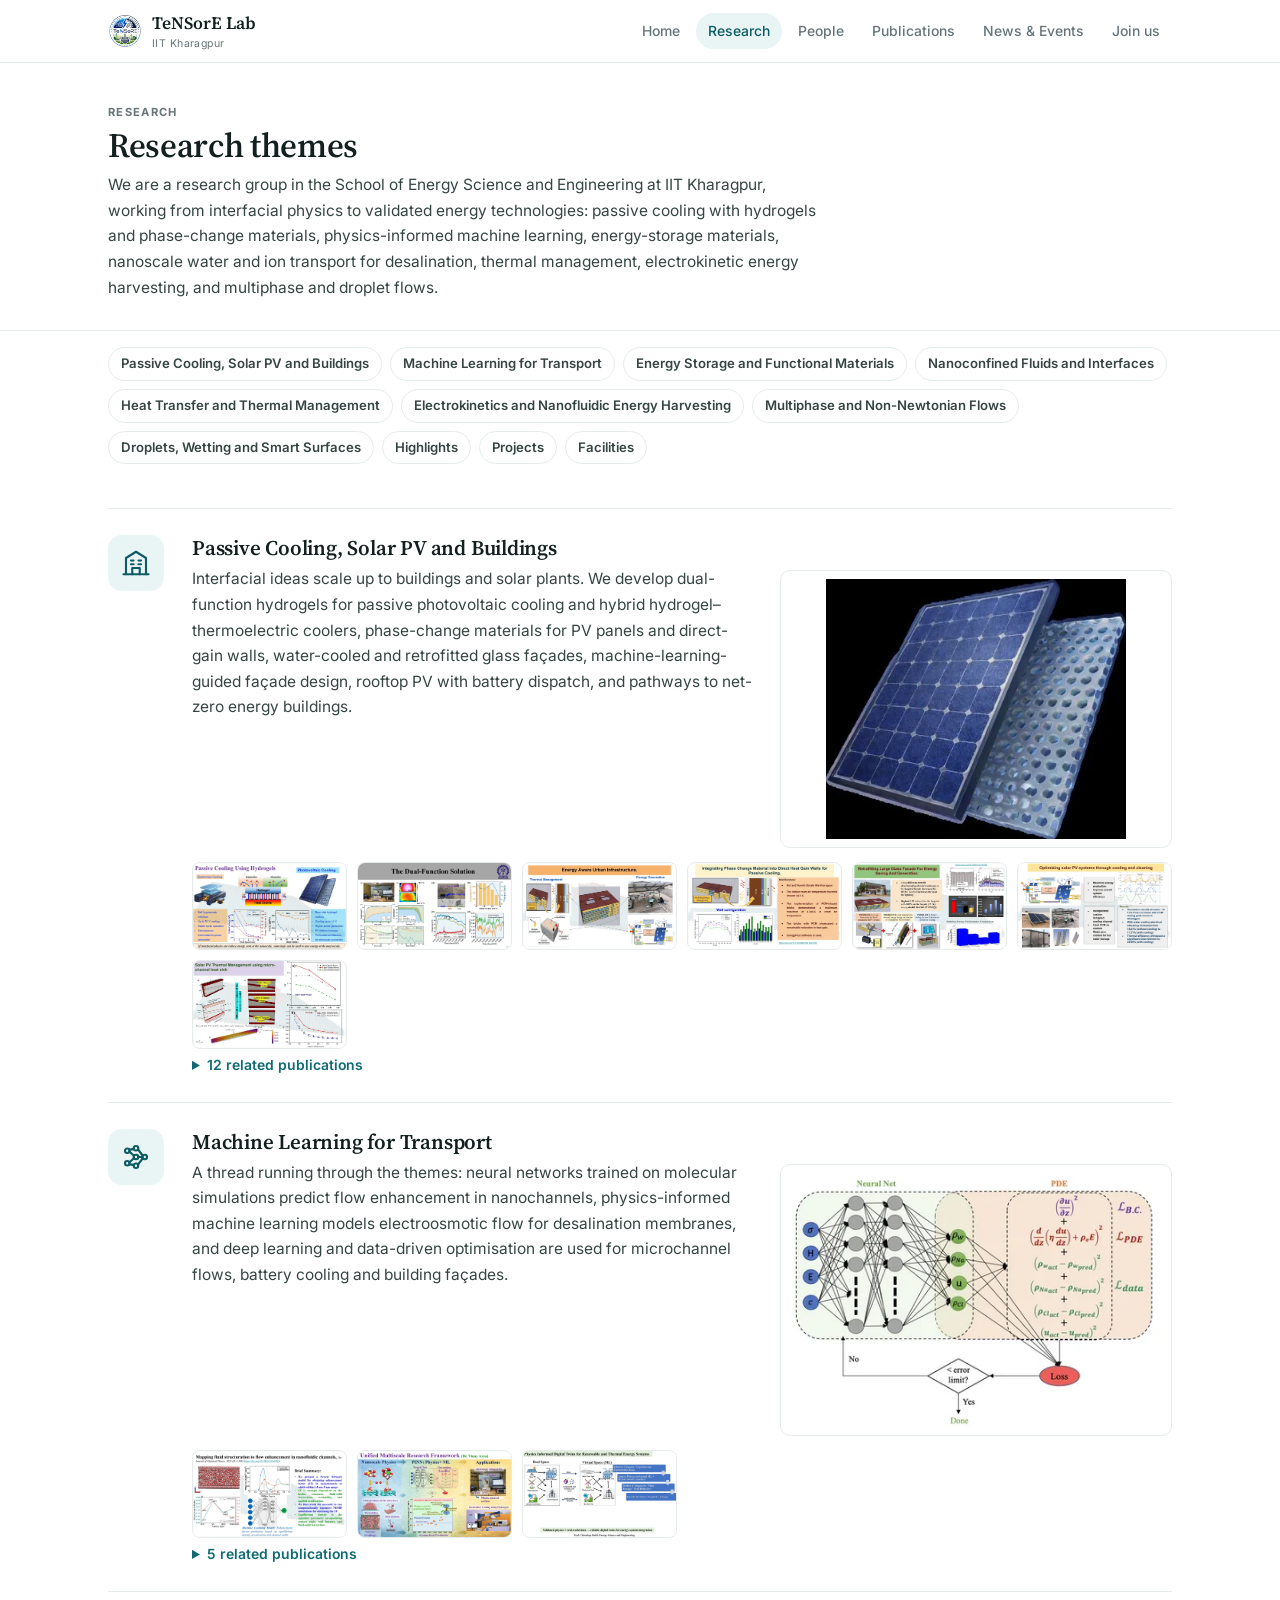
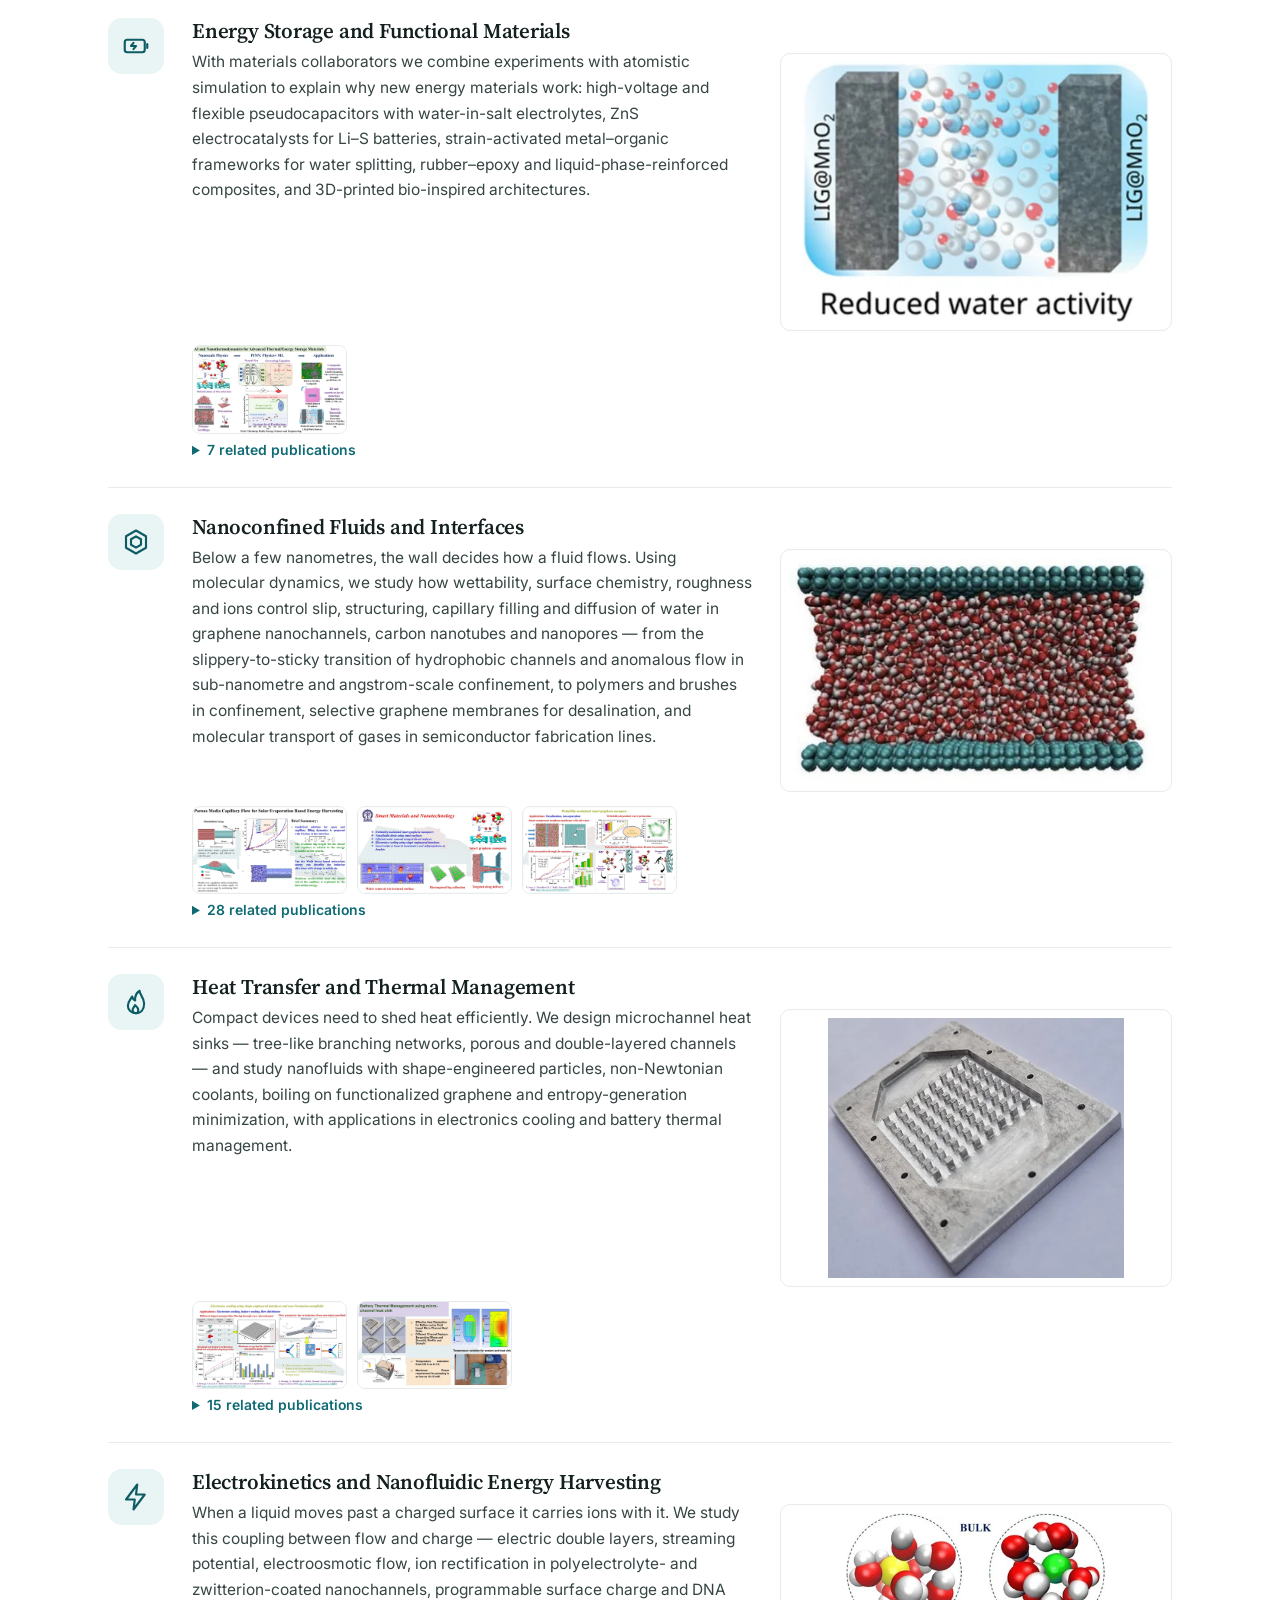
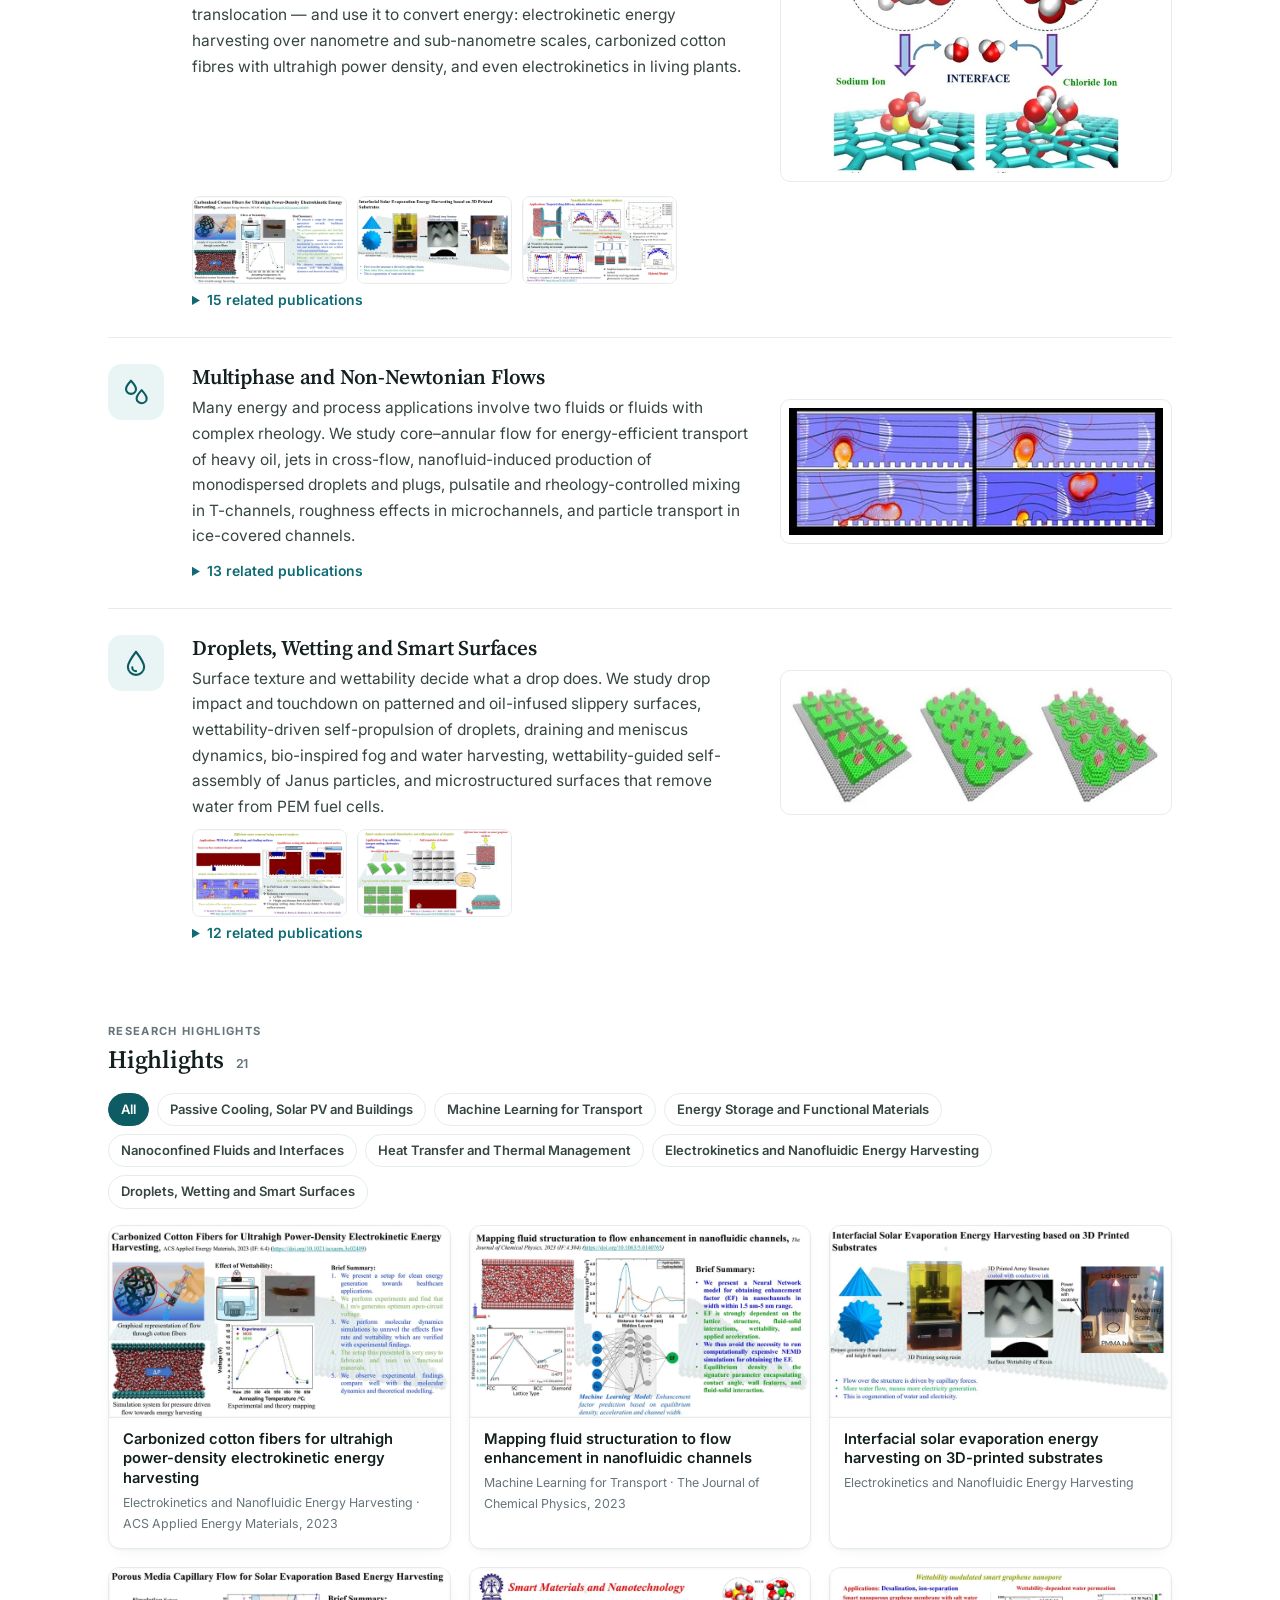
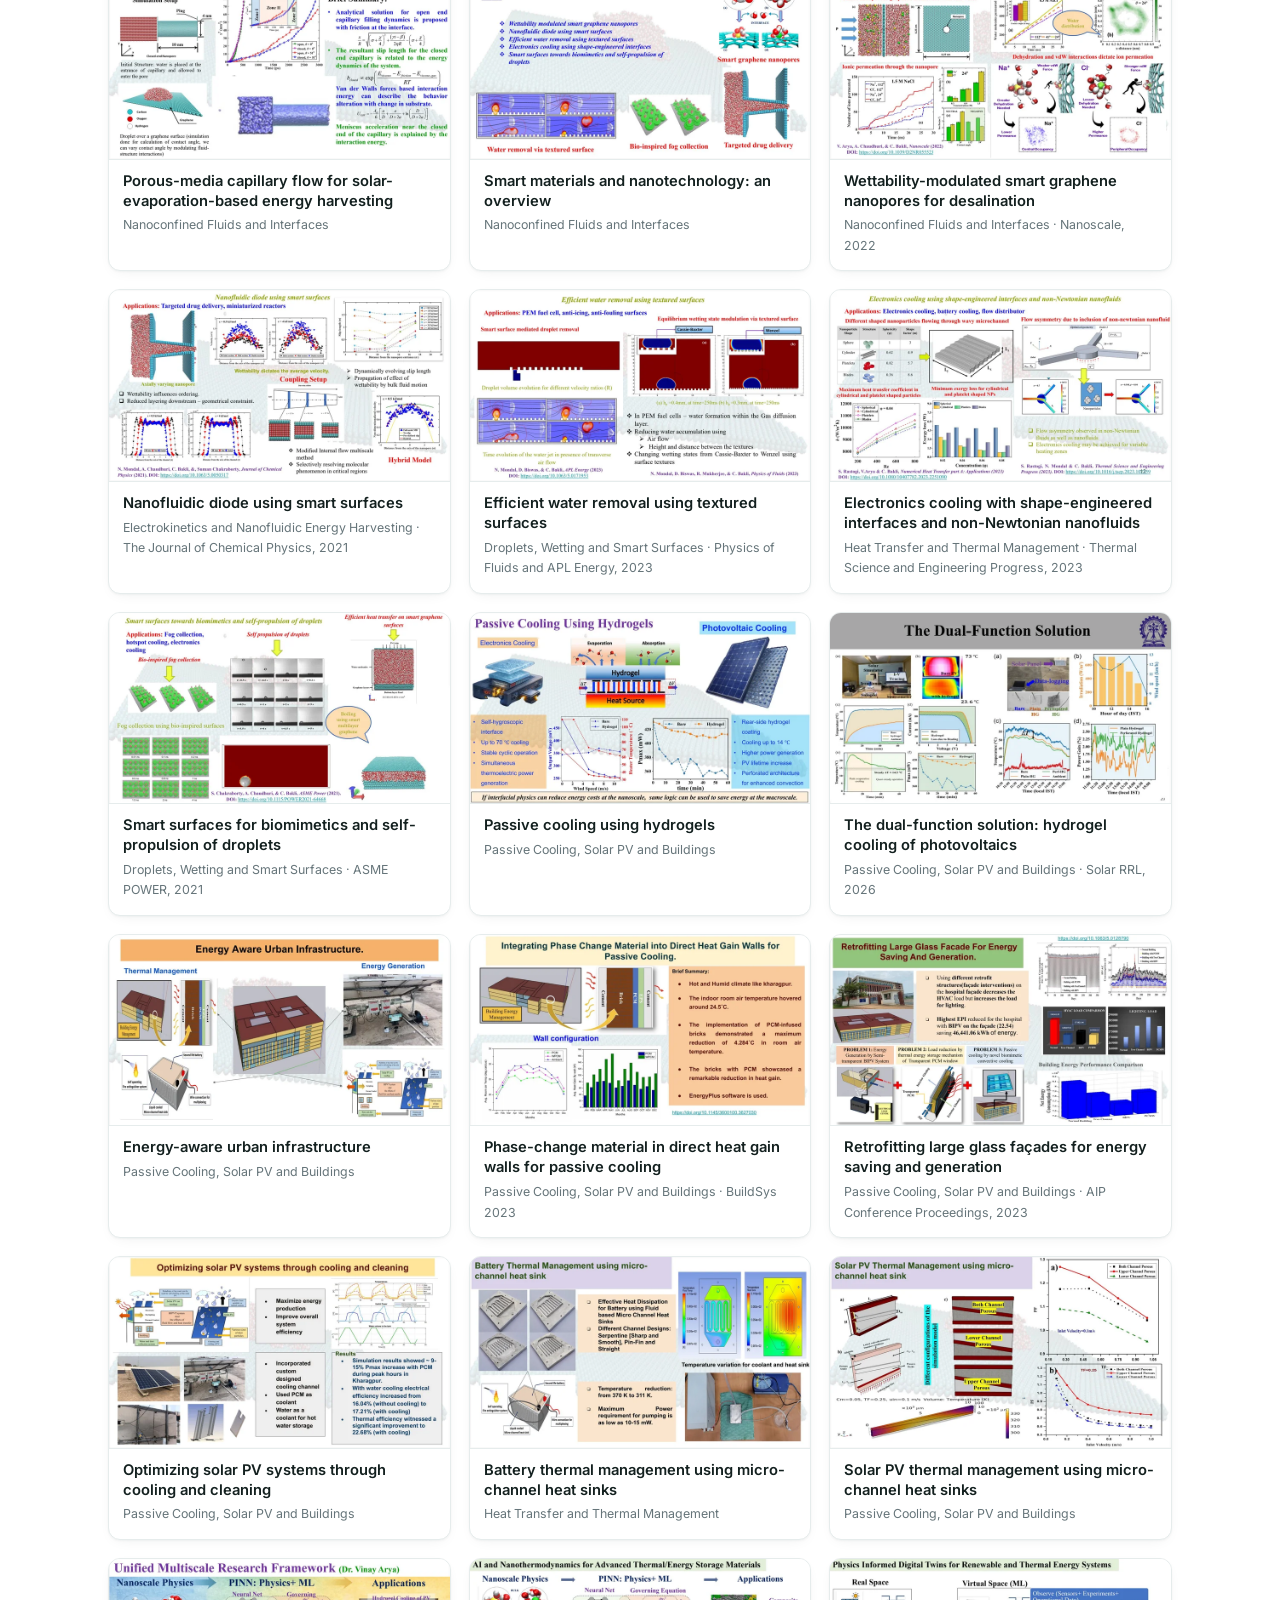
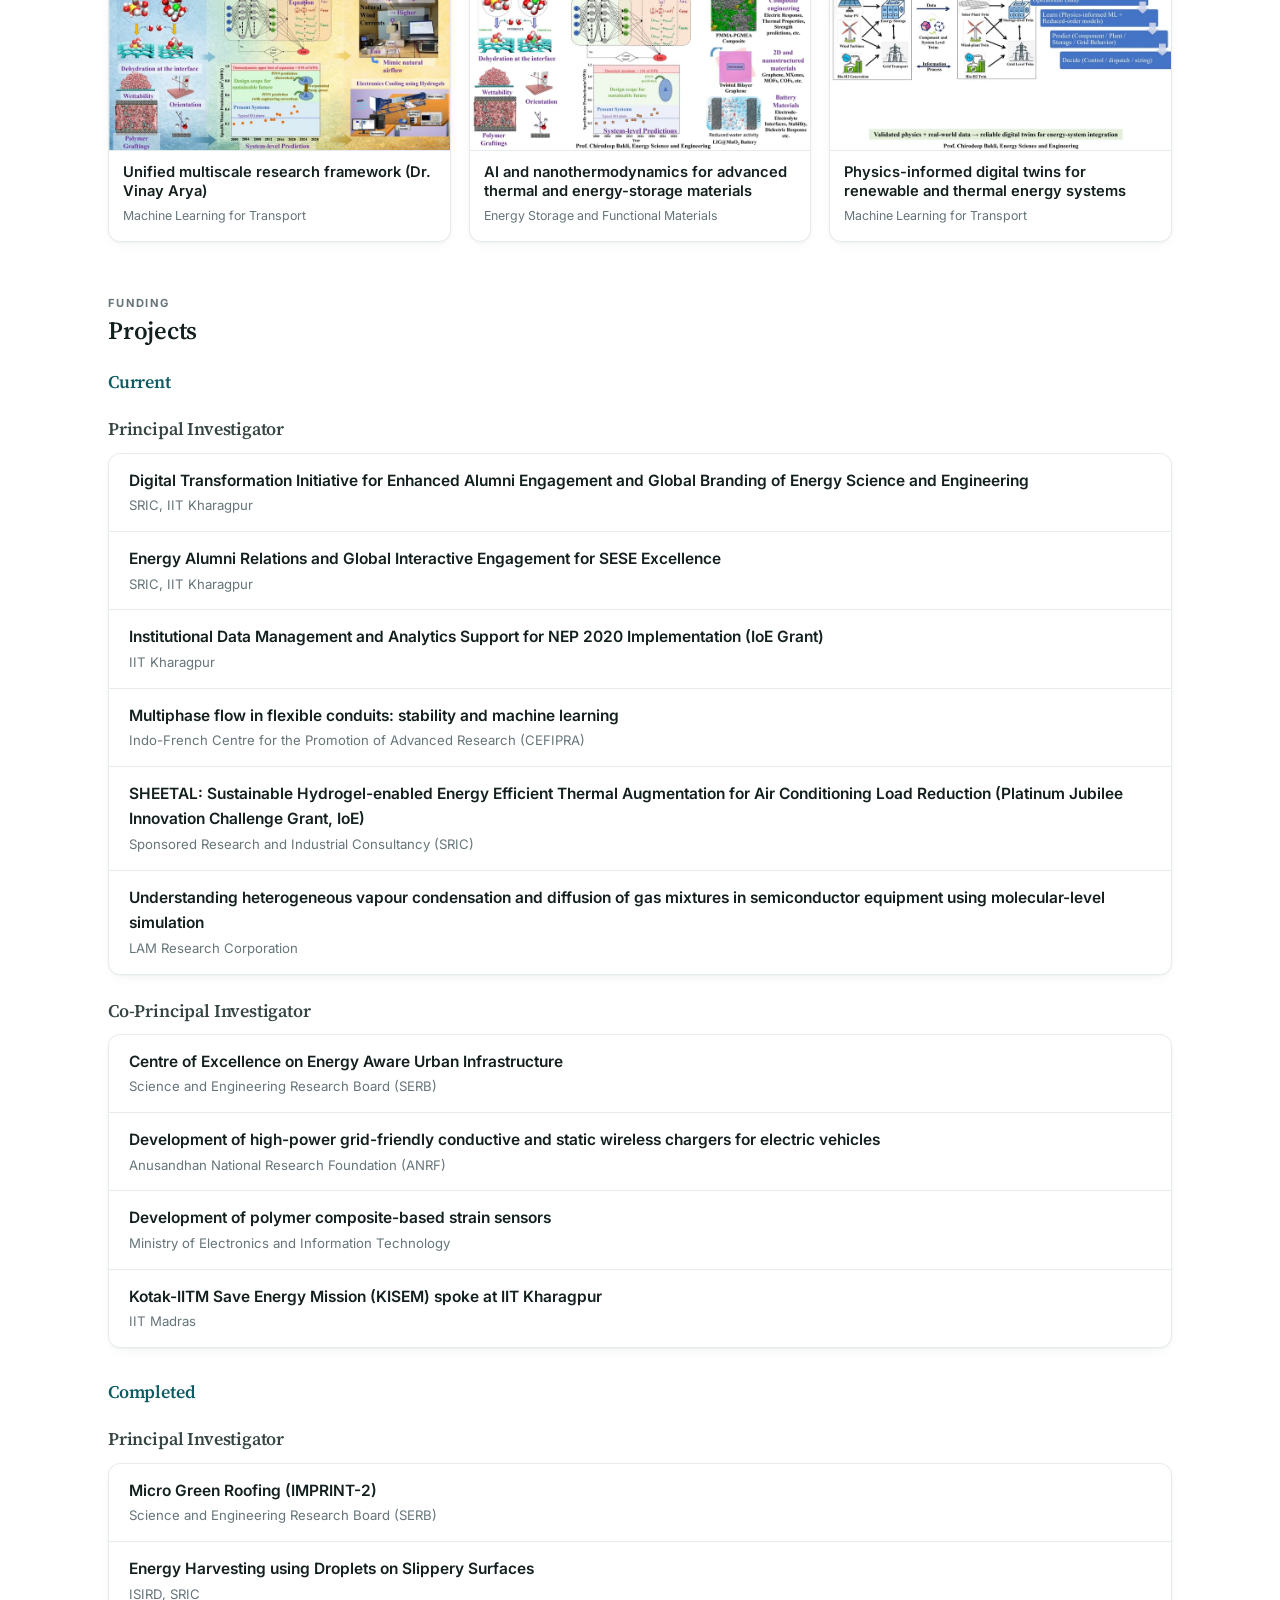
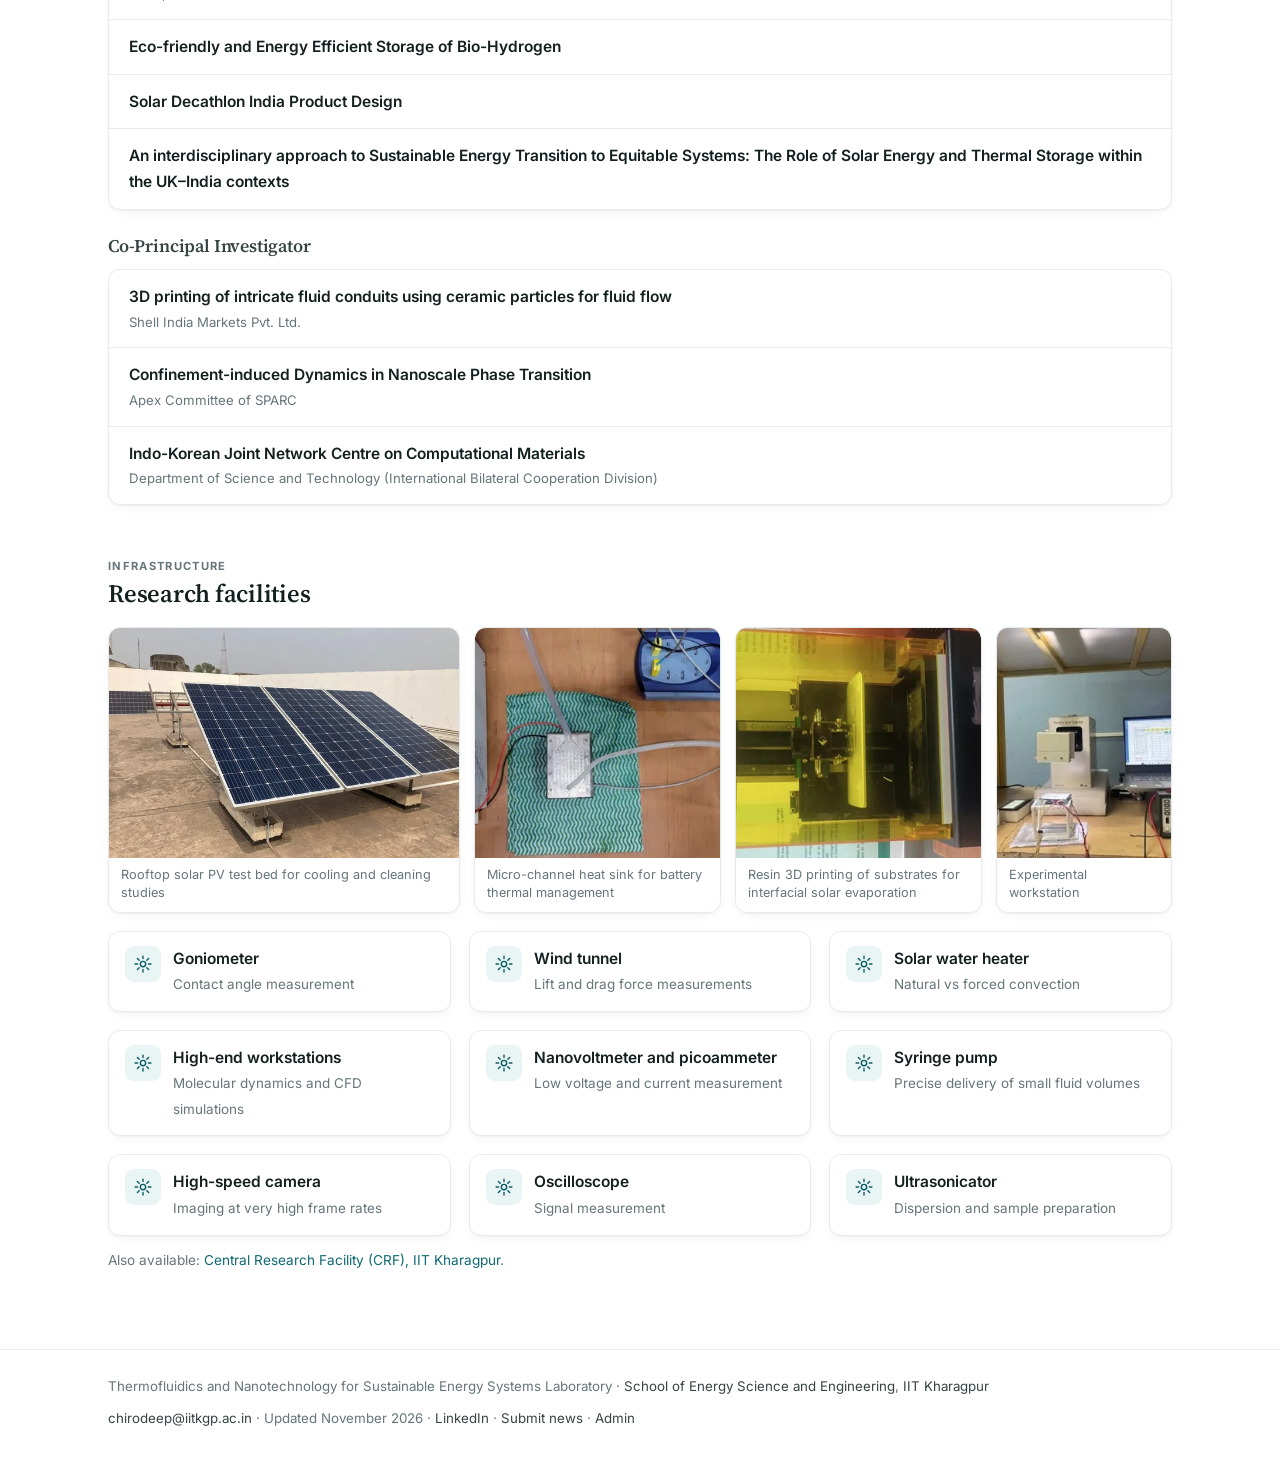
<file: research.html>
<!doctype html>
<html lang="en">
<head>
<meta charset="utf-8">
<meta name="viewport" content="width=device-width, initial-scale=1">
<title>Research | TeNSorE Lab</title>
<meta name="description" content="Research themes, projects and facilities of the TeNSorE Lab, IIT Kharagpur.">
<link rel="canonical" href="https://www.vinayarya.in/tensorelab/research.html">
<meta property="og:type" content="website"><meta property="og:title" content="Research | TeNSorE Lab">
<meta property="og:description" content="Research themes, projects and facilities of the TeNSorE Lab, IIT Kharagpur."><meta property="og:url" content="https://www.vinayarya.in/tensorelab/research.html">
<link rel="icon" href="images/tensore-logo-64.png" type="image/png"><link rel="apple-touch-icon" href="images/apple-touch-icon.png">
<link rel="preconnect" href="https://fonts.googleapis.com"><link rel="preconnect" href="https://fonts.gstatic.com" crossorigin>
<link href="https://fonts.googleapis.com/css2?family=Inter:wght@400;500;600;700&family=Source+Serif+4:ital,opsz,wght@0,8..60,500;0,8..60,600;1,8..60,400&display=swap" rel="stylesheet">
<link rel="stylesheet" href="assets/site.css">
<script src="assets/site.js"></script>
</head>
<body>
<header class="topbar"><div class="in">
<a class="brand" href="index.html"><img src="images/tensore-logo-64.png" width="34" height="34" alt=""><span><b>TeNSorE Lab</b><small>IIT Kharagpur</small></span></a>
<button class="menu-btn" aria-expanded="false" aria-label="Menu">Menu</button>
<nav aria-label="Main"><a href="index.html">Home</a><a href="research.html" class="active">Research</a><a href="people.html">People</a><a href="publications.html">Publications</a><a href="news.html">News &amp; Events</a><a href="join.html">Join us</a></nav>
</div></header>
<main>
<div class="phead"><div class="wrap"><div class="eyebrow">Research</div><h1>Research themes</h1><p>We are a research group in the School of Energy Science and Engineering at IIT Kharagpur, working from interfacial physics to validated energy technologies: passive cooling with hydrogels and phase-change materials, physics-informed machine learning, energy-storage materials, nanoscale water and ion transport for desalination, thermal management, electrokinetic energy harvesting, and multiphase and droplet flows.</p></div></div>
<div class="wrap"><div class="toc"><a href="#solar">Passive Cooling, Solar PV and Buildings</a><a href="#ml">Machine Learning for Transport</a><a href="#materials">Energy Storage and Functional Materials</a><a href="#nano">Nanoconfined Fluids and Interfaces</a><a href="#thermal">Heat Transfer and Thermal Management</a><a href="#ek">Electrokinetics and Nanofluidic Energy Harvesting</a><a href="#multiphase">Multiphase and Non-Newtonian Flows</a><a href="#droplets">Droplets, Wetting and Smart Surfaces</a><a href="#highlights">Highlights</a><a href="#projects">Projects</a><a href="#facilities">Facilities</a></div>
<section><div class="theme reveal" id="solar"><div class="ico"><svg viewBox="0 0 24 24" aria-hidden="true"><path d="M4 21V8l8-5 8 5v13"/><path d="M9 21v-5h6v5"/><path d="M8 10h2M14 10h2M8 13h2M14 13h2"/><path d="M2 21h20"/></svg></div><div><h3>Passive Cooling, Solar PV and Buildings</h3><div class="figure"><img alt="Passive Cooling, Solar PV and Buildings" width="376" height="325" src="images/themes/solar.376.webp" srcset="images/themes/solar.376.webp 376w" sizes="(min-width: 700px) 400px, 92vw" loading="lazy" style="background-image:url([data-uri])" data-lqip decoding="async"></div><p>Interfacial ideas scale up to buildings and solar plants. We develop dual-function hydrogels for passive photovoltaic cooling and hybrid hydrogel–thermoelectric coolers, phase-change materials for PV panels and direct-gain walls, water-cooled and retrofitted glass façades, machine-learning-guided façade design, rooftop PV with battery dispatch, and pathways to net-zero energy buildings.</p><div class="theme-hl"><button type="button" data-hl="10" data-theme="solar" aria-label="Enlarge: Passive cooling using hydrogels"><img alt="Passive cooling using hydrogels" width="1600" height="900" src="images/highlights/slide07.800.webp" srcset="images/highlights/slide07.800.webp 800w, images/highlights/slide07.1200.webp 1200w, images/highlights/slide07.1600.webp 1600w" sizes="(min-width: 960px) 160px, 45vw" loading="lazy" style="background-image:url([data-uri])" data-lqip decoding="async"></button><button type="button" data-hl="11" data-theme="solar" aria-label="Enlarge: The dual-function solution: hydrogel cooling of photovoltaics"><img alt="The dual-function solution: hydrogel cooling of photovoltaics" width="1600" height="900" src="images/highlights/slide20.800.webp" srcset="images/highlights/slide20.800.webp 800w, images/highlights/slide20.1200.webp 1200w, images/highlights/slide20.1600.webp 1600w" sizes="(min-width: 960px) 160px, 45vw" loading="lazy" style="background-image:url([data-uri])" data-lqip decoding="async"></button><button type="button" data-hl="12" data-theme="solar" aria-label="Enlarge: Energy-aware urban infrastructure"><img alt="Energy-aware urban infrastructure" width="1600" height="900" src="images/highlights/slide14.800.webp" srcset="images/highlights/slide14.800.webp 800w, images/highlights/slide14.1200.webp 1200w, images/highlights/slide14.1600.webp 1600w" sizes="(min-width: 960px) 160px, 45vw" loading="lazy" style="background-image:url([data-uri])" data-lqip decoding="async"></button><button type="button" data-hl="13" data-theme="solar" aria-label="Enlarge: Phase-change material in direct heat gain walls for passive cooling"><img alt="Phase-change material in direct heat gain walls for passive cooling" width="1600" height="900" src="images/highlights/slide15.800.webp" srcset="images/highlights/slide15.800.webp 800w, images/highlights/slide15.1200.webp 1200w, images/highlights/slide15.1600.webp 1600w" sizes="(min-width: 960px) 160px, 45vw" loading="lazy" style="background-image:url([data-uri])" data-lqip decoding="async"></button><button type="button" data-hl="14" data-theme="solar" aria-label="Enlarge: Retrofitting large glass façades for energy saving and generation"><img alt="Retrofitting large glass façades for energy saving and generation" width="1600" height="900" src="images/highlights/slide16.800.webp" srcset="images/highlights/slide16.800.webp 800w, images/highlights/slide16.1200.webp 1200w, images/highlights/slide16.1600.webp 1600w" sizes="(min-width: 960px) 160px, 45vw" loading="lazy" style="background-image:url([data-uri])" data-lqip decoding="async"></button><button type="button" data-hl="15" data-theme="solar" aria-label="Enlarge: Optimizing solar PV systems through cooling and cleaning"><img alt="Optimizing solar PV systems through cooling and cleaning" width="1600" height="900" src="images/highlights/slide17.800.webp" srcset="images/highlights/slide17.800.webp 800w, images/highlights/slide17.1200.webp 1200w, images/highlights/slide17.1600.webp 1600w" sizes="(min-width: 960px) 160px, 45vw" loading="lazy" style="background-image:url([data-uri])" data-lqip decoding="async"></button><button type="button" data-hl="17" data-theme="solar" aria-label="Enlarge: Solar PV thermal management using micro-channel heat sinks"><img alt="Solar PV thermal management using micro-channel heat sinks" width="1600" height="900" src="images/highlights/slide19.800.webp" srcset="images/highlights/slide19.800.webp 800w, images/highlights/slide19.1200.webp 1200w, images/highlights/slide19.1600.webp 1600w" sizes="(min-width: 960px) 160px, 45vw" loading="lazy" style="background-image:url([data-uri])" data-lqip decoding="async"></button></div><details class="rel"><summary>12 related publications</summary><ol><li><a href="https://doi.org/10.1002/solr.70337">Cover Feature: Dual‐Function Hydrogel Synthesis for Passive Photovoltaic Cooling for Climate‐Resilient Solar Infrastructure (Sol. RRL 6/2026)</a> <span class="note">Solar RRL, 2026</span></li><li><a href="https://doi.org/10.1002/solr.202500913">Dual‐Function Hydrogel Synthesis for Passive Photovoltaic Cooling for Climate‐Resilient Solar Infrastructure</a> <span class="note">Solar RRL, 2026</span></li><li><a href="https://doi.org/10.1016/j.enbuild.2026.117642">Energy performance of a trifurcated channel water cooled glass facade for building cooling</a> <span class="note">Energy and Buildings, 2026</span></li><li><a href="https://doi.org/10.1002/adsu.202501720">Sustainable Thermal Solutions: Wind‐Enhanced Hybrid Hydrogel‐Thermoelectric Architecture for Self‐Regulating Cooling and Energy Recovery</a> <span class="note">Advanced Sustainable Systems, 2026</span></li><li><a href="https://doi.org/10.1002/adsu.70455">Sustainable Thermal Solutions: Wind‐Enhanced Hybrid Hydrogel‐Thermoelectric Architecture for Self‐Regulating Cooling and Energy Recovery (Adv. Sustainable Syst. 3/2026)</a> <span class="note">Advanced Sustainable Systems, 2026</span></li><li><a href="https://doi.org/10.1109/odicon66687.2026.11470985">Tariff-Responsive Battery Dispatch for Residential Rooftop PV Systems: Cost Reduction and Grid Relief Under Time-of-Use Pricing</a> <span class="note">2026 4th Odisha International Conference on Electrical Power Engineering, Communication and Computing Technology (ODICON), 2026</span></li><li><a href="https://doi.org/10.1109/stpec66316.2025.11490228">Comparative Analysis of Power Performance Enhancement in Solar PV Systems Using Phase Change Materials Across Distinct Indian Climate Zones</a> <span class="note">2025 IEEE 4th International Conference on Smart Technologies for Power, Energy and Control (STPEC), 2025</span></li><li><a href="https://doi.org/10.1109/stpec66316.2025.11549549">Performance Evaluation of Amorphous Silicon Photovoltaics Integrated in Marine Structures: Impact of Submersion Depth and Thermal Management</a> <span class="note">2025 IEEE 4th International Conference on Smart Technologies for Power, Energy and Control (STPEC), 2025</span></li></ol><p class="note"><a href="publications.html?theme=solar">See all 12 in Publications →</a></p></details></div></div><div class="theme reveal" id="ml"><div class="ico"><svg viewBox="0 0 24 24" aria-hidden="true"><circle cx="5" cy="7" r="1.8"/><circle cx="5" cy="17" r="1.8"/><circle cx="12" cy="5" r="1.8"/><circle cx="12" cy="12" r="1.8"/><circle cx="12" cy="19" r="1.8"/><circle cx="19" cy="12" r="1.8"/><path d="M6.7 7.6 10.3 11M6.7 16.4l3.6-3.4M6.6 6.3l3.6-.8M6.6 17.7l3.6.8M13.8 12h3.4M13.6 5.9l3.8 5.1M13.6 18.1l3.8-5.1"/></svg></div><div><h3>Machine Learning for Transport</h3><div class="figure"><img alt="Machine Learning for Transport" width="900" height="612" src="images/themes/ml.420.webp" srcset="images/themes/ml.420.webp 420w, images/themes/ml.840.webp 840w" sizes="(min-width: 700px) 400px, 92vw" loading="lazy" style="background-image:url([data-uri])" data-lqip decoding="async"></div><p>A thread running through the themes: neural networks trained on molecular simulations predict flow enhancement in nanochannels, physics-informed machine learning models electroosmotic flow for desalination membranes, and deep learning and data-driven optimisation are used for microchannel flows, battery cooling and building façades.</p><div class="theme-hl"><button type="button" data-hl="1" data-theme="ml" aria-label="Enlarge: Mapping fluid structuration to flow enhancement in nanofluidic channels"><img alt="Mapping fluid structuration to flow enhancement in nanofluidic channels" width="1600" height="900" src="images/highlights/slide03.800.webp" srcset="images/highlights/slide03.800.webp 800w, images/highlights/slide03.1200.webp 1200w, images/highlights/slide03.1600.webp 1600w" sizes="(min-width: 960px) 160px, 45vw" loading="lazy" style="background-image:url([data-uri])" data-lqip decoding="async"></button><button type="button" data-hl="18" data-theme="ml" aria-label="Enlarge: Unified multiscale research framework (Dr. Vinay Arya)"><img alt="Unified multiscale research framework (Dr. Vinay Arya)" width="1600" height="900" src="images/highlights/slide08.800.webp" srcset="images/highlights/slide08.800.webp 800w, images/highlights/slide08.1200.webp 1200w, images/highlights/slide08.1600.webp 1600w" sizes="(min-width: 960px) 160px, 45vw" loading="lazy" style="background-image:url([data-uri])" data-lqip decoding="async"></button><button type="button" data-hl="20" data-theme="ml" aria-label="Enlarge: Physics-informed digital twins for renewable and thermal energy systems"><img alt="Physics-informed digital twins for renewable and thermal energy systems" width="1600" height="900" src="images/highlights/htw04.800.webp" srcset="images/highlights/htw04.800.webp 800w, images/highlights/htw04.1200.webp 1200w, images/highlights/htw04.1600.webp 1600w" sizes="(min-width: 960px) 160px, 45vw" loading="lazy" style="background-image:url([data-uri])" data-lqip decoding="async"></button></div><details class="rel"><summary>5 related publications</summary><ol><li><a href="https://doi.org/10.1016/j.jpowsour.2026.239362">Optimizing air-cooled battery thermal management through analytical heat generation modelling and numerical investigation of cooling performance</a> <span class="note">Journal of Power Sources, 2026</span></li><li><a href="https://doi.org/10.1016/j.desal.2025.119824">Physics-informed machine learning for electroosmotic flow in graphene nanochannels: Towards next-generation desalination membranes</a> <span class="note">DESALINATION, 2026</span></li><li><a href="https://doi.org/10.1063/5.0208554">Interplay of roughness and wettability in microchannel fluid flows-Elucidating hydrodynamic details assisted by deep learning</a> <span class="note">PHYSICS OF FLUIDS, 2024</span></li><li><a href="https://doi.org/10.1063/5.0140765">Mapping fluid structuration to flow enhancement in nanofluidic channels</a> <span class="note">JOURNAL OF CHEMICAL PHYSICS, 2023</span></li><li><a href="https://doi.org/10.1145/3563357.3566139">Optimization of Building Facade for Passive Thermal Management: A Machine Learning Based Simulation Study for Kolkata, India</a> <span class="note">PROCEEDINGS OF THE 2022 THE 9TH ACM INTERNATIONAL CONFERENCE ON SYSTEMS FOR ENERGY-EFFICIENT BUILDINGS, CITIES, AND TRANSPORTATION, BUILDSYS 2022, 2022</span></li></ol><p class="note"><a href="publications.html?theme=ml">See all 5 in Publications →</a></p></details></div></div><div class="theme reveal" id="materials"><div class="ico"><svg viewBox="0 0 24 24" aria-hidden="true"><rect x="3" y="7" width="16" height="10" rx="2"/><path d="M21 10.5v3"/><path d="M10 9.5 8 12h4l-2 2.5"/></svg></div><div><h3>Energy Storage and Functional Materials</h3><div class="figure"><img alt="Energy Storage and Functional Materials" width="611" height="460" src="images/themes/materials.420.webp" srcset="images/themes/materials.420.webp 420w, images/themes/materials.611.webp 611w" sizes="(min-width: 700px) 400px, 92vw" loading="lazy" style="background-image:url([data-uri])" data-lqip decoding="async"></div><p>With materials collaborators we combine experiments with atomistic simulation to explain why new energy materials work: high-voltage and flexible pseudocapacitors with water-in-salt electrolytes, ZnS electrocatalysts for Li–S batteries, strain-activated metal–organic frameworks for water splitting, rubber–epoxy and liquid-phase-reinforced composites, and 3D-printed bio-inspired architectures.</p><div class="theme-hl"><button type="button" data-hl="19" data-theme="materials" aria-label="Enlarge: AI and nanothermodynamics for advanced thermal and energy-storage materials"><img alt="AI and nanothermodynamics for advanced thermal and energy-storage materials" width="1600" height="900" src="images/highlights/htw06.800.webp" srcset="images/highlights/htw06.800.webp 800w, images/highlights/htw06.1200.webp 1200w, images/highlights/htw06.1600.webp 1600w" sizes="(min-width: 960px) 160px, 45vw" loading="lazy" style="background-image:url([data-uri])" data-lqip decoding="async"></button></div><details class="rel"><summary>7 related publications</summary><ol><li><a href="https://doi.org/10.1039/d5ta10251k">All-climate high-voltage MnO2 pseudocapacitor enabled by a molecularly crowded water-in-salt electrolyte</a> <span class="note">Journal of Materials Chemistry A, 2026</span></li><li><a href="https://doi.org/10.1016/j.compositesa.2026.109687">Interfacial molecular structuring governs mechanical performance in hybrid rubber–epoxy composites: Insights from experiments and atomistic simulations</a> <span class="note">Composites Part A: Applied Science and Manufacturing, 2026</span></li><li><a href="https://doi.org/10.1002/chem.202501030">Enhanced Polysulfide Regulation in Rechargeable Li-S Batteries with ZnS as Electrocatalyst: Experimental Validation and Interfacial Insights from Simulations</a> <span class="note">CHEMISTRY-A EUROPEAN JOURNAL, 2025</span></li><li><a href="https://doi.org/10.1002/smll.202400975">A 2.5 V In-Plane Flexi-Pseudocapacitor with Unprecedented Energy and Cycling Efficiency for All-Weather Applications</a> <span class="note">SMALL, 2024</span></li><li><a href="https://doi.org/10.1021/acssuschemeng.4c05046">Unveiling the Potential of Metal–Organic Frameworks: Nucleation-Induced Strain Activating Electrocatalytic Water Splitting</a> <span class="note">ACS Sustainable Chemistry &amp; Engineering, 2024</span></li><li><a href="https://doi.org/10.1093/oxfmat/itac003">Understanding the mechanics of complex topology of the 3D printed Anthill architecture</a> <span class="note">OXFORD OPEN MATERIALS SCIENCE, 2022</span></li><li><a href="http://www.scopus.com/inward/record.url?eid=2-s2.0-85094525642&amp;partnerID=MN8TOARS">Liquid-phase reinforced metal matrix (LMM) composite with non-intuitive properties</a> <span class="note">arXiv, 2020</span></li></ol><p class="note"><a href="publications.html?theme=materials">See all 7 in Publications →</a></p></details></div></div><div class="theme reveal" id="nano"><div class="ico"><svg viewBox="0 0 24 24" aria-hidden="true"><path d="M12 2.8 20 7.4v9.2l-8 4.6-8-4.6V7.4z"/><path d="M12 7.5 16 9.8v4.4l-4 2.3-4-2.3V9.8z"/></svg></div><div><h3>Nanoconfined Fluids and Interfaces</h3><div class="figure"><img alt="Nanoconfined Fluids and Interfaces" width="570" height="344" src="images/themes/nano.420.webp" srcset="images/themes/nano.420.webp 420w, images/themes/nano.570.webp 570w" sizes="(min-width: 700px) 400px, 92vw" loading="lazy" style="background-image:url([data-uri])" data-lqip decoding="async"></div><p>Below a few nanometres, the wall decides how a fluid flows. Using molecular dynamics, we study how wettability, surface chemistry, roughness and ions control slip, structuring, capillary filling and diffusion of water in graphene nanochannels, carbon nanotubes and nanopores — from the slippery-to-sticky transition of hydrophobic channels and anomalous flow in sub-nanometre and angstrom-scale confinement, to polymers and brushes in confinement, selective graphene membranes for desalination, and molecular transport of gases in semiconductor fabrication lines.</p><div class="theme-hl"><button type="button" data-hl="3" data-theme="nano" aria-label="Enlarge: Porous-media capillary flow for solar-evaporation-based energy harvesting"><img alt="Porous-media capillary flow for solar-evaporation-based energy harvesting" width="1600" height="900" src="images/highlights/slide05.800.webp" srcset="images/highlights/slide05.800.webp 800w, images/highlights/slide05.1200.webp 1200w, images/highlights/slide05.1600.webp 1600w" sizes="(min-width: 960px) 160px, 45vw" loading="lazy" style="background-image:url([data-uri])" data-lqip decoding="async"></button><button type="button" data-hl="4" data-theme="nano" aria-label="Enlarge: Smart materials and nanotechnology: an overview"><img alt="Smart materials and nanotechnology: an overview" width="1600" height="900" src="images/highlights/slide06.800.webp" srcset="images/highlights/slide06.800.webp 800w, images/highlights/slide06.1200.webp 1200w, images/highlights/slide06.1600.webp 1600w" sizes="(min-width: 960px) 160px, 45vw" loading="lazy" style="background-image:url([data-uri])" data-lqip decoding="async"></button><button type="button" data-hl="5" data-theme="nano" aria-label="Enlarge: Wettability-modulated smart graphene nanopores for desalination"><img alt="Wettability-modulated smart graphene nanopores for desalination" width="1600" height="900" src="images/highlights/slide09.800.webp" srcset="images/highlights/slide09.800.webp 800w, images/highlights/slide09.1200.webp 1200w, images/highlights/slide09.1600.webp 1600w" sizes="(min-width: 960px) 160px, 45vw" loading="lazy" style="background-image:url([data-uri])" data-lqip decoding="async"></button></div><details class="rel"><summary>28 related publications</summary><ol><li><a href="https://doi.org/10.1063/5.0293119">Aggregation dynamics of molybdenum-based precursors in rarefied carrier gas mixtures under sub-nucleation conditions</a> <span class="note">The Journal of Chemical Physics, 2026</span></li><li><a href="https://doi.org/10.1016/j.rineng.2026.111534">Atomistic calculations of the precursor molecular diffusivity at rarefaction: Understanding gas transport in semiconductor fabrication lines</a> <span class="note">Results in Engineering, 2026</span></li><li><a href="https://doi.org/10.1016/j.jcis.2026.141099">Ion-specific symmetry-breaking at nanoconfined water-hydrocarbon interfaces</a> <span class="note">JOURNAL OF COLLOID AND INTERFACE SCIENCE, 2026</span></li><li><a href="https://doi.org/10.1002/smll.75044">Molecular Friction Trumps Viscosity in Angstrofluidic Transport</a> <span class="note">Small, 2026</span></li><li><a href="https://doi.org/10.1016/j.desal.2025.119824">Physics-informed machine learning for electroosmotic flow in graphene nanochannels: Towards next-generation desalination membranes</a> <span class="note">DESALINATION, 2026</span></li><li><a href="https://doi.org/10.1063/5.0282500">Anomalous interplay of confinement, wettability, and salt concentration toward diffusion of saline water in nanochannels</a> <span class="note">The Journal of Chemical Physics, 2025</span></li><li><a href="https://doi.org/10.1002/smll.202508637">Anomalous Water Flow in Sub-Nanometer Carbon Nanoconfinement</a> <span class="note">SMALL, 2025</span></li><li><a href="https://doi.org/10.1039/d5nr00920k">Hydrodynamics inside brush decorated nano-confinements: an all-atom molecular dynamics study</a> <span class="note">Nanoscale, 2025</span></li></ol><p class="note"><a href="publications.html?theme=nano">See all 28 in Publications →</a></p></details></div></div><div class="theme reveal" id="thermal"><div class="ico"><svg viewBox="0 0 24 24" aria-hidden="true"><path d="M12 21c-3.9 0-6.5-2.6-6.5-6.1 0-3.1 2.2-4.9 3.4-7.3.4 1.7 1.3 2.7 2.4 3.2C11 7.2 12.4 4.6 14.9 3c-.3 2.9 3.6 5.2 3.6 10.2C18.5 17.9 16 21 12 21z"/><path d="M12 21c-1.6 0-2.7-1.1-2.7-2.6 0-1.6 1.4-2.4 1.9-3.9.9 1 2.6 1.9 2.6 3.9 0 1.5-.8 2.6-1.8 2.6z"/></svg></div><div><h3>Heat Transfer and Thermal Management</h3><div class="figure"><img alt="Heat Transfer and Thermal Management" width="468" height="412" src="images/themes/thermal.420.webp" srcset="images/themes/thermal.420.webp 420w, images/themes/thermal.468.webp 468w" sizes="(min-width: 700px) 400px, 92vw" loading="lazy" style="background-image:url([data-uri])" data-lqip decoding="async"></div><p>Compact devices need to shed heat efficiently. We design microchannel heat sinks — tree-like branching networks, porous and double-layered channels — and study nanofluids with shape-engineered particles, non-Newtonian coolants, boiling on functionalized graphene and entropy-generation minimization, with applications in electronics cooling and battery thermal management.</p><div class="theme-hl"><button type="button" data-hl="8" data-theme="thermal" aria-label="Enlarge: Electronics cooling with shape-engineered interfaces and non-Newtonian nanofluids"><img alt="Electronics cooling with shape-engineered interfaces and non-Newtonian nanofluids" width="1600" height="900" src="images/highlights/slide12.800.webp" srcset="images/highlights/slide12.800.webp 800w, images/highlights/slide12.1200.webp 1200w, images/highlights/slide12.1600.webp 1600w" sizes="(min-width: 960px) 160px, 45vw" loading="lazy" style="background-image:url([data-uri])" data-lqip decoding="async"></button><button type="button" data-hl="16" data-theme="thermal" aria-label="Enlarge: Battery thermal management using micro-channel heat sinks"><img alt="Battery thermal management using micro-channel heat sinks" width="1600" height="900" src="images/highlights/slide18.800.webp" srcset="images/highlights/slide18.800.webp 800w, images/highlights/slide18.1200.webp 1200w, images/highlights/slide18.1600.webp 1600w" sizes="(min-width: 960px) 160px, 45vw" loading="lazy" style="background-image:url([data-uri])" data-lqip decoding="async"></button></div><details class="rel"><summary>15 related publications</summary><ol><li><a href="https://doi.org/10.1016/j.jpowsour.2026.239362">Optimizing air-cooled battery thermal management through analytical heat generation modelling and numerical investigation of cooling performance</a> <span class="note">Journal of Power Sources, 2026</span></li><li><a href="https://doi.org/10.1016/j.csite.2026.108078">Passive augmentation of heat transfer and entropy generation minimization of a microchannel heat sink: A computational thermodynamic analysis</a> <span class="note">Case Studies in Thermal Engineering, 2026</span></li><li><a href="https://doi.org/10.1002/adsu.202501720">Sustainable Thermal Solutions: Wind‐Enhanced Hybrid Hydrogel‐Thermoelectric Architecture for Self‐Regulating Cooling and Energy Recovery</a> <span class="note">Advanced Sustainable Systems, 2026</span></li><li><a href="https://doi.org/10.1002/adsu.70455">Sustainable Thermal Solutions: Wind‐Enhanced Hybrid Hydrogel‐Thermoelectric Architecture for Self‐Regulating Cooling and Energy Recovery (Adv. Sustainable Syst. 3/2026)</a> <span class="note">Advanced Sustainable Systems, 2026</span></li><li><a href="https://doi.org/10.1016/j.energy.2025.137284">Interplay of topography, wettability, and confinement controls boiling of water over functionalized graphene interfaces</a> <span class="note">Energy, 2025</span></li><li><a href="https://doi.org/10.1016/j.applthermaleng.2024.123574">A facile design of porous heat sink optimized thermodynamically for thermo-hydraulic performance</a> <span class="note">APPLIED THERMAL ENGINEERING, 2024</span></li><li><a href="https://doi.org/10.1080/10407782.2023.2251090">Interplay of geometry and shape-engineered-nanoparticles for efficient thermal performance in forced convection-based electronic cooling</a> <span class="note">NUMERICAL HEAT TRANSFER PART A-APPLICATIONS, 2024</span></li><li><a href="https://doi.org/10.1002/htj.22990">Modulating fluid rheology and confinement toward augmenting the performance of a double layered microchannel heat sink</a> <span class="note">HEAT TRANSFER, 2024</span></li></ol><p class="note"><a href="publications.html?theme=thermal">See all 15 in Publications →</a></p></details></div></div><div class="theme reveal" id="ek"><div class="ico"><svg viewBox="0 0 24 24" aria-hidden="true"><path d="M13 2 4 14h7l-1 8 9-12h-7z"/></svg></div><div><h3>Electrokinetics and Nanofluidic Energy Harvesting</h3><div class="figure"><img alt="Electrokinetics and Nanofluidic Energy Harvesting" width="827" height="752" src="images/themes/ek.420.webp" srcset="images/themes/ek.420.webp 420w, images/themes/ek.827.webp 827w" sizes="(min-width: 700px) 400px, 92vw" loading="lazy" style="background-image:url([data-uri])" data-lqip decoding="async"></div><p>When a liquid moves past a charged surface it carries ions with it. We study this coupling between flow and charge — electric double layers, streaming potential, electroosmotic flow, ion rectification in polyelectrolyte- and zwitterion-coated nanochannels, programmable surface charge and DNA translocation — and use it to convert energy: electrokinetic energy harvesting over nanometre and sub-nanometre scales, carbonized cotton fibres with ultrahigh power density, and even electrokinetics in living plants.</p><div class="theme-hl"><button type="button" data-hl="0" data-theme="ek" aria-label="Enlarge: Carbonized cotton fibers for ultrahigh power-density electrokinetic energy harvesting"><img alt="Carbonized cotton fibers for ultrahigh power-density electrokinetic energy harvesting" width="1600" height="900" src="images/highlights/slide02.800.webp" srcset="images/highlights/slide02.800.webp 800w, images/highlights/slide02.1200.webp 1200w, images/highlights/slide02.1600.webp 1600w" sizes="(min-width: 960px) 160px, 45vw" loading="lazy" style="background-image:url([data-uri])" data-lqip decoding="async"></button><button type="button" data-hl="2" data-theme="ek" aria-label="Enlarge: Interfacial solar evaporation energy harvesting on 3D-printed substrates"><img alt="Interfacial solar evaporation energy harvesting on 3D-printed substrates" width="1600" height="900" src="images/highlights/slide04.800.webp" srcset="images/highlights/slide04.800.webp 800w, images/highlights/slide04.1200.webp 1200w, images/highlights/slide04.1600.webp 1600w" sizes="(min-width: 960px) 160px, 45vw" loading="lazy" style="background-image:url([data-uri])" data-lqip decoding="async"></button><button type="button" data-hl="6" data-theme="ek" aria-label="Enlarge: Nanofluidic diode using smart surfaces"><img alt="Nanofluidic diode using smart surfaces" width="1600" height="900" src="images/highlights/slide10.800.webp" srcset="images/highlights/slide10.800.webp 800w, images/highlights/slide10.1200.webp 1200w, images/highlights/slide10.1600.webp 1600w" sizes="(min-width: 960px) 160px, 45vw" loading="lazy" style="background-image:url([data-uri])" data-lqip decoding="async"></button></div><details class="rel"><summary>15 related publications</summary><ol><li><a href="https://doi.org/10.1002/smll.73324">Field‐Unmasked Surface Charge Enables Programmable Nanofluidics</a> <span class="note">Small, 2026</span></li><li><a href="https://doi.org/10.1016/j.desal.2025.119824">Physics-informed machine learning for electroosmotic flow in graphene nanochannels: Towards next-generation desalination membranes</a> <span class="note">DESALINATION, 2026</span></li><li><a href="https://doi.org/10.1039/d6sm00501b">Reconfigurable electrokinetic transport in charge-regulated Janus droplets</a> <span class="note">Soft Matter, 2026</span></li><li><a href="https://doi.org/10.1021/acs.analchem.5c05942">Adaptive Polyzwitterion Coatings Enable Optimal Ion Rectification in Functionalized Nanochannels</a> <span class="note">Analytical Chemistry, 2025</span></li><li><a href="https://doi.org/10.1063/5.0241150">Electrokinetic energy harvesting over nanometer and sub-nanometer scales</a> <span class="note">Applied Physics Reviews, 2025</span></li><li><a href="https://doi.org/10.1002/smll.202404397">Applied Electric Field Effects on Diffusivity and Electrical Double-Layer Thickness</a> <span class="note">SMALL, 2024</span></li><li><a href="https://doi.org/10.1016/j.euromechflu.2023.11.001">Flow rectification in a micro-nanochannel junction: Interplay of channel geometry and interfacial properties for directional transport</a> <span class="note">EUROPEAN JOURNAL OF MECHANICS B-FLUIDS, 2024</span></li><li><a href="https://doi.org/10.1063/5.0195088">How does the diurnal biological clock influence electrokinetics in a living plant?</a> <span class="note">PHYSICS OF FLUIDS, 2024</span></li></ol><p class="note"><a href="publications.html?theme=ek">See all 15 in Publications →</a></p></details></div></div><div class="theme reveal" id="multiphase"><div class="ico"><svg viewBox="0 0 24 24" aria-hidden="true"><path d="M8 13.5c-2.2 0-4-1.7-4-3.9C4 7.3 8 3 8 3s4 4.3 4 6.6c0 2.2-1.8 3.9-4 3.9z"/><path d="M16.5 21c-2.2 0-4-1.7-4-3.9 0-2.3 4-6.6 4-6.6s4 4.3 4 6.6c0 2.2-1.8 3.9-4 3.9z"/></svg></div><div><h3>Multiphase and Non-Newtonian Flows</h3><div class="figure"><img alt="Multiphase and Non-Newtonian Flows" width="900" height="305" src="images/themes/multiphase.420.webp" srcset="images/themes/multiphase.420.webp 420w, images/themes/multiphase.840.webp 840w" sizes="(min-width: 700px) 400px, 92vw" loading="lazy" style="background-image:url([data-uri])" data-lqip decoding="async"></div><p>Many energy and process applications involve two fluids or fluids with complex rheology. We study core–annular flow for energy-efficient transport of heavy oil, jets in cross-flow, nanofluid-induced production of monodispersed droplets and plugs, pulsatile and rheology-controlled mixing in T-channels, roughness effects in microchannels, and particle transport in ice-covered channels.</p><details class="rel"><summary>13 related publications</summary><ol><li><a href="https://doi.org/10.1016/j.jiec.2026.02.034">2-D Numerical Investigation of horizontal core annular flow - Performance, Insights and Challenges</a> <span class="note">JOURNAL OF INDUSTRIAL AND ENGINEERING CHEMISTRY, 2026</span></li><li><a href="https://doi.org/10.1063/5.0315890">Nanofluid induced droplet pinch-off in the jetting regime of liquid–liquid flow</a> <span class="note">Physics of Fluids, 2026</span></li><li><a href="https://doi.org/10.1063/5.0283262">Compact microfluidic T-channel-mixer via tunable pulsatile actuation and fluid rheology</a> <span class="note">Physics of Fluids, 2025</span></li><li><a href="https://doi.org/10.1063/5.0250568">Confinement and wettability-driven dispersed phase hydrodynamics in cross-flow jets at low velocity and density ratios</a> <span class="note">Physics of Fluids, 2025</span></li><li><a href="https://doi.org/10.1007/s12046-025-02904-w">Dynamics and applications of jets: a review focusing on the numerical and experimental approaches towards studying jet physics at micro and nanoscales</a> <span class="note">Sādhanā, 2025</span></li><li><a href="https://doi.org/10.1016/j.energy.2025.137027">Energy efficient pipeline transportation of heavy oil - A novel static device to stabilize and re-establish core annular flow</a> <span class="note">Energy, 2025</span></li><li><a href="https://doi.org/10.1016/j.ijmultiphaseflow.2024.105036">Hydrodynamic analysis of core annular flow with a viscoplastic lubricant</a> <span class="note">International Journal of Multiphase Flow, 2025</span></li><li><a href="https://doi.org/10.1016/j.cep.2025.110193">Nanofluid induced continuous production of monodispersed plugs during biphasic liquid flow in meso-scale</a> <span class="note">CHEMICAL ENGINEERING AND PROCESSING-PROCESS INTENSIFICATION, 2025</span></li></ol><p class="note"><a href="publications.html?theme=multiphase">See all 13 in Publications →</a></p></details></div></div><div class="theme reveal" id="droplets"><div class="ico"><svg viewBox="0 0 24 24" aria-hidden="true"><path d="M12 21.5c-3.6 0-6.5-2.8-6.5-6.3C5.5 11.4 12 3 12 3s6.5 8.4 6.5 12.2c0 3.5-2.9 6.3-6.5 6.3z"/><path d="M9 15.5c0 1.6 1.3 3 3 3"/></svg></div><div><h3>Droplets, Wetting and Smart Surfaces</h3><div class="figure"><img alt="Droplets, Wetting and Smart Surfaces" width="646" height="220" src="images/themes/droplets.420.webp" srcset="images/themes/droplets.420.webp 420w, images/themes/droplets.646.webp 646w" sizes="(min-width: 700px) 400px, 92vw" loading="lazy" style="background-image:url([data-uri])" data-lqip decoding="async"></div><p>Surface texture and wettability decide what a drop does. We study drop impact and touchdown on patterned and oil-infused slippery surfaces, wettability-driven self-propulsion of droplets, draining and meniscus dynamics, bio-inspired fog and water harvesting, wettability-guided self-assembly of Janus particles, and microstructured surfaces that remove water from PEM fuel cells.</p><div class="theme-hl"><button type="button" data-hl="7" data-theme="droplets" aria-label="Enlarge: Efficient water removal using textured surfaces"><img alt="Efficient water removal using textured surfaces" width="1600" height="900" src="images/highlights/slide11.800.webp" srcset="images/highlights/slide11.800.webp 800w, images/highlights/slide11.1200.webp 1200w, images/highlights/slide11.1600.webp 1600w" sizes="(min-width: 960px) 160px, 45vw" loading="lazy" style="background-image:url([data-uri])" data-lqip decoding="async"></button><button type="button" data-hl="9" data-theme="droplets" aria-label="Enlarge: Smart surfaces for biomimetics and self-propulsion of droplets"><img alt="Smart surfaces for biomimetics and self-propulsion of droplets" width="1600" height="900" src="images/highlights/slide13.800.webp" srcset="images/highlights/slide13.800.webp 800w, images/highlights/slide13.1200.webp 1200w, images/highlights/slide13.1600.webp 1600w" sizes="(min-width: 960px) 160px, 45vw" loading="lazy" style="background-image:url([data-uri])" data-lqip decoding="async"></button></div><details class="rel"><summary>12 related publications</summary><ol><li><a href="https://doi.org/10.1016/j.ijhydene.2025.153145">Effective removal of water from a fuel cell: Engineering the gas-diffusion layer</a> <span class="note">International Journal of Hydrogen Energy, 2026</span></li><li><a href="https://doi.org/10.1063/5.0315890">Nanofluid induced droplet pinch-off in the jetting regime of liquid–liquid flow</a> <span class="note">Physics of Fluids, 2026</span></li><li><a href="https://doi.org/10.1007/s10404-026-02915-x">Wettability-driven propulsion of a shear-thinning droplet on micro-textured and confined surfaces</a> <span class="note">Microfluidics and Nanofluidics, 2026</span></li><li><a href="https://doi.org/10.1063/5.0282134">Transient meniscus response in tilted cuvettes: Role of surface tension and tilting rate</a> <span class="note">Physics of Fluids, 2025</span></li><li><a href="https://doi.org/10.1063/5.0189609">Interplay of fluid rheology and micro-patterning toward modulating draining characteristics on an inclined substrate</a> <span class="note">PHYSICS OF FLUIDS, 2024</span></li><li><a href="https://doi.org/10.1063/5.0238416">To spill or not: Short-time pouring dynamics of a toppled liquid bottle</a> <span class="note">Physics of Fluids, 2024</span></li><li><a href="https://doi.org/10.1021/acs.langmuir.3c01689">Damped Oscillatory Dynamics of a Drop Impacting over Oil-Infused Slippery Interfaces-Does the Oil Viscosity Slow it Down?</a> <span class="note">LANGMUIR, 2023</span></li><li><a href="https://doi.org/10.1063/5.0171521">Draining of shear-thinning liquids from closed-top millichannels</a> <span class="note">Physics of Fluids, 2023</span></li></ol><p class="note"><a href="publications.html?theme=droplets">See all 12 in Publications →</a></p></details></div></div></section>
<section id="highlights"><div class="eyebrow">Research highlights</div><h2 class="sec">Highlights <span class="count">21</span></h2>
<div class="hl-filter" role="group" aria-label="Filter highlights"><button type="button" data-f="" aria-pressed="true">All</button><button type="button" data-f="solar" aria-pressed="false">Passive Cooling, Solar PV and Buildings</button><button type="button" data-f="ml" aria-pressed="false">Machine Learning for Transport</button><button type="button" data-f="materials" aria-pressed="false">Energy Storage and Functional Materials</button><button type="button" data-f="nano" aria-pressed="false">Nanoconfined Fluids and Interfaces</button><button type="button" data-f="thermal" aria-pressed="false">Heat Transfer and Thermal Management</button><button type="button" data-f="ek" aria-pressed="false">Electrokinetics and Nanofluidic Energy Harvesting</button><button type="button" data-f="droplets" aria-pressed="false">Droplets, Wetting and Smart Surfaces</button></div>
<div class="hl" id="hl-grid"><button type="button" data-hl="0" data-theme="ek" aria-label="Enlarge: Carbonized cotton fibers for ultrahigh power-density electrokinetic energy harvesting"><img alt="Carbonized cotton fibers for ultrahigh power-density electrokinetic energy harvesting" width="1600" height="900" src="images/highlights/slide02.800.webp" srcset="images/highlights/slide02.800.webp 800w, images/highlights/slide02.1200.webp 1200w, images/highlights/slide02.1600.webp 1600w" sizes="(min-width: 1120px) 345px, (min-width: 960px) 31vw, (min-width: 700px) 46vw, 92vw" loading="lazy" style="background-image:url([data-uri])" data-lqip decoding="async"><div class="cap"><b>Carbonized cotton fibers for ultrahigh power-density electrokinetic energy harvesting</b><span>Electrokinetics and Nanofluidic Energy Harvesting · ACS Applied Energy Materials, 2023</span></div></button><button type="button" data-hl="1" data-theme="ml" aria-label="Enlarge: Mapping fluid structuration to flow enhancement in nanofluidic channels"><img alt="Mapping fluid structuration to flow enhancement in nanofluidic channels" width="1600" height="900" src="images/highlights/slide03.800.webp" srcset="images/highlights/slide03.800.webp 800w, images/highlights/slide03.1200.webp 1200w, images/highlights/slide03.1600.webp 1600w" sizes="(min-width: 1120px) 345px, (min-width: 960px) 31vw, (min-width: 700px) 46vw, 92vw" loading="lazy" style="background-image:url([data-uri])" data-lqip decoding="async"><div class="cap"><b>Mapping fluid structuration to flow enhancement in nanofluidic channels</b><span>Machine Learning for Transport · The Journal of Chemical Physics, 2023</span></div></button><button type="button" data-hl="2" data-theme="ek" aria-label="Enlarge: Interfacial solar evaporation energy harvesting on 3D-printed substrates"><img alt="Interfacial solar evaporation energy harvesting on 3D-printed substrates" width="1600" height="900" src="images/highlights/slide04.800.webp" srcset="images/highlights/slide04.800.webp 800w, images/highlights/slide04.1200.webp 1200w, images/highlights/slide04.1600.webp 1600w" sizes="(min-width: 1120px) 345px, (min-width: 960px) 31vw, (min-width: 700px) 46vw, 92vw" loading="lazy" style="background-image:url([data-uri])" data-lqip decoding="async"><div class="cap"><b>Interfacial solar evaporation energy harvesting on 3D-printed substrates</b><span>Electrokinetics and Nanofluidic Energy Harvesting</span></div></button><button type="button" data-hl="3" data-theme="nano" aria-label="Enlarge: Porous-media capillary flow for solar-evaporation-based energy harvesting"><img alt="Porous-media capillary flow for solar-evaporation-based energy harvesting" width="1600" height="900" src="images/highlights/slide05.800.webp" srcset="images/highlights/slide05.800.webp 800w, images/highlights/slide05.1200.webp 1200w, images/highlights/slide05.1600.webp 1600w" sizes="(min-width: 1120px) 345px, (min-width: 960px) 31vw, (min-width: 700px) 46vw, 92vw" loading="lazy" style="background-image:url([data-uri])" data-lqip decoding="async"><div class="cap"><b>Porous-media capillary flow for solar-evaporation-based energy harvesting</b><span>Nanoconfined Fluids and Interfaces</span></div></button><button type="button" data-hl="4" data-theme="nano" aria-label="Enlarge: Smart materials and nanotechnology: an overview"><img alt="Smart materials and nanotechnology: an overview" width="1600" height="900" src="images/highlights/slide06.800.webp" srcset="images/highlights/slide06.800.webp 800w, images/highlights/slide06.1200.webp 1200w, images/highlights/slide06.1600.webp 1600w" sizes="(min-width: 1120px) 345px, (min-width: 960px) 31vw, (min-width: 700px) 46vw, 92vw" loading="lazy" style="background-image:url([data-uri])" data-lqip decoding="async"><div class="cap"><b>Smart materials and nanotechnology: an overview</b><span>Nanoconfined Fluids and Interfaces</span></div></button><button type="button" data-hl="5" data-theme="nano" aria-label="Enlarge: Wettability-modulated smart graphene nanopores for desalination"><img alt="Wettability-modulated smart graphene nanopores for desalination" width="1600" height="900" src="images/highlights/slide09.800.webp" srcset="images/highlights/slide09.800.webp 800w, images/highlights/slide09.1200.webp 1200w, images/highlights/slide09.1600.webp 1600w" sizes="(min-width: 1120px) 345px, (min-width: 960px) 31vw, (min-width: 700px) 46vw, 92vw" loading="lazy" style="background-image:url([data-uri])" data-lqip decoding="async"><div class="cap"><b>Wettability-modulated smart graphene nanopores for desalination</b><span>Nanoconfined Fluids and Interfaces · Nanoscale, 2022</span></div></button><button type="button" data-hl="6" data-theme="ek" aria-label="Enlarge: Nanofluidic diode using smart surfaces"><img alt="Nanofluidic diode using smart surfaces" width="1600" height="900" src="images/highlights/slide10.800.webp" srcset="images/highlights/slide10.800.webp 800w, images/highlights/slide10.1200.webp 1200w, images/highlights/slide10.1600.webp 1600w" sizes="(min-width: 1120px) 345px, (min-width: 960px) 31vw, (min-width: 700px) 46vw, 92vw" loading="lazy" style="background-image:url([data-uri])" data-lqip decoding="async"><div class="cap"><b>Nanofluidic diode using smart surfaces</b><span>Electrokinetics and Nanofluidic Energy Harvesting · The Journal of Chemical Physics, 2021</span></div></button><button type="button" data-hl="7" data-theme="droplets" aria-label="Enlarge: Efficient water removal using textured surfaces"><img alt="Efficient water removal using textured surfaces" width="1600" height="900" src="images/highlights/slide11.800.webp" srcset="images/highlights/slide11.800.webp 800w, images/highlights/slide11.1200.webp 1200w, images/highlights/slide11.1600.webp 1600w" sizes="(min-width: 1120px) 345px, (min-width: 960px) 31vw, (min-width: 700px) 46vw, 92vw" loading="lazy" style="background-image:url([data-uri])" data-lqip decoding="async"><div class="cap"><b>Efficient water removal using textured surfaces</b><span>Droplets, Wetting and Smart Surfaces · Physics of Fluids and APL Energy, 2023</span></div></button><button type="button" data-hl="8" data-theme="thermal" aria-label="Enlarge: Electronics cooling with shape-engineered interfaces and non-Newtonian nanofluids"><img alt="Electronics cooling with shape-engineered interfaces and non-Newtonian nanofluids" width="1600" height="900" src="images/highlights/slide12.800.webp" srcset="images/highlights/slide12.800.webp 800w, images/highlights/slide12.1200.webp 1200w, images/highlights/slide12.1600.webp 1600w" sizes="(min-width: 1120px) 345px, (min-width: 960px) 31vw, (min-width: 700px) 46vw, 92vw" loading="lazy" style="background-image:url([data-uri])" data-lqip decoding="async"><div class="cap"><b>Electronics cooling with shape-engineered interfaces and non-Newtonian nanofluids</b><span>Heat Transfer and Thermal Management · Thermal Science and Engineering Progress, 2023</span></div></button><button type="button" data-hl="9" data-theme="droplets" aria-label="Enlarge: Smart surfaces for biomimetics and self-propulsion of droplets"><img alt="Smart surfaces for biomimetics and self-propulsion of droplets" width="1600" height="900" src="images/highlights/slide13.800.webp" srcset="images/highlights/slide13.800.webp 800w, images/highlights/slide13.1200.webp 1200w, images/highlights/slide13.1600.webp 1600w" sizes="(min-width: 1120px) 345px, (min-width: 960px) 31vw, (min-width: 700px) 46vw, 92vw" loading="lazy" style="background-image:url([data-uri])" data-lqip decoding="async"><div class="cap"><b>Smart surfaces for biomimetics and self-propulsion of droplets</b><span>Droplets, Wetting and Smart Surfaces · ASME POWER, 2021</span></div></button><button type="button" data-hl="10" data-theme="solar" aria-label="Enlarge: Passive cooling using hydrogels"><img alt="Passive cooling using hydrogels" width="1600" height="900" src="images/highlights/slide07.800.webp" srcset="images/highlights/slide07.800.webp 800w, images/highlights/slide07.1200.webp 1200w, images/highlights/slide07.1600.webp 1600w" sizes="(min-width: 1120px) 345px, (min-width: 960px) 31vw, (min-width: 700px) 46vw, 92vw" loading="lazy" style="background-image:url([data-uri])" data-lqip decoding="async"><div class="cap"><b>Passive cooling using hydrogels</b><span>Passive Cooling, Solar PV and Buildings</span></div></button><button type="button" data-hl="11" data-theme="solar" aria-label="Enlarge: The dual-function solution: hydrogel cooling of photovoltaics"><img alt="The dual-function solution: hydrogel cooling of photovoltaics" width="1600" height="900" src="images/highlights/slide20.800.webp" srcset="images/highlights/slide20.800.webp 800w, images/highlights/slide20.1200.webp 1200w, images/highlights/slide20.1600.webp 1600w" sizes="(min-width: 1120px) 345px, (min-width: 960px) 31vw, (min-width: 700px) 46vw, 92vw" loading="lazy" style="background-image:url([data-uri])" data-lqip decoding="async"><div class="cap"><b>The dual-function solution: hydrogel cooling of photovoltaics</b><span>Passive Cooling, Solar PV and Buildings · Solar RRL, 2026</span></div></button><button type="button" data-hl="12" data-theme="solar" aria-label="Enlarge: Energy-aware urban infrastructure"><img alt="Energy-aware urban infrastructure" width="1600" height="900" src="images/highlights/slide14.800.webp" srcset="images/highlights/slide14.800.webp 800w, images/highlights/slide14.1200.webp 1200w, images/highlights/slide14.1600.webp 1600w" sizes="(min-width: 1120px) 345px, (min-width: 960px) 31vw, (min-width: 700px) 46vw, 92vw" loading="lazy" style="background-image:url([data-uri])" data-lqip decoding="async"><div class="cap"><b>Energy-aware urban infrastructure</b><span>Passive Cooling, Solar PV and Buildings</span></div></button><button type="button" data-hl="13" data-theme="solar" aria-label="Enlarge: Phase-change material in direct heat gain walls for passive cooling"><img alt="Phase-change material in direct heat gain walls for passive cooling" width="1600" height="900" src="images/highlights/slide15.800.webp" srcset="images/highlights/slide15.800.webp 800w, images/highlights/slide15.1200.webp 1200w, images/highlights/slide15.1600.webp 1600w" sizes="(min-width: 1120px) 345px, (min-width: 960px) 31vw, (min-width: 700px) 46vw, 92vw" loading="lazy" style="background-image:url([data-uri])" data-lqip decoding="async"><div class="cap"><b>Phase-change material in direct heat gain walls for passive cooling</b><span>Passive Cooling, Solar PV and Buildings · BuildSys 2023</span></div></button><button type="button" data-hl="14" data-theme="solar" aria-label="Enlarge: Retrofitting large glass façades for energy saving and generation"><img alt="Retrofitting large glass façades for energy saving and generation" width="1600" height="900" src="images/highlights/slide16.800.webp" srcset="images/highlights/slide16.800.webp 800w, images/highlights/slide16.1200.webp 1200w, images/highlights/slide16.1600.webp 1600w" sizes="(min-width: 1120px) 345px, (min-width: 960px) 31vw, (min-width: 700px) 46vw, 92vw" loading="lazy" style="background-image:url([data-uri])" data-lqip decoding="async"><div class="cap"><b>Retrofitting large glass façades for energy saving and generation</b><span>Passive Cooling, Solar PV and Buildings · AIP Conference Proceedings, 2023</span></div></button><button type="button" data-hl="15" data-theme="solar" aria-label="Enlarge: Optimizing solar PV systems through cooling and cleaning"><img alt="Optimizing solar PV systems through cooling and cleaning" width="1600" height="900" src="images/highlights/slide17.800.webp" srcset="images/highlights/slide17.800.webp 800w, images/highlights/slide17.1200.webp 1200w, images/highlights/slide17.1600.webp 1600w" sizes="(min-width: 1120px) 345px, (min-width: 960px) 31vw, (min-width: 700px) 46vw, 92vw" loading="lazy" style="background-image:url([data-uri])" data-lqip decoding="async"><div class="cap"><b>Optimizing solar PV systems through cooling and cleaning</b><span>Passive Cooling, Solar PV and Buildings</span></div></button><button type="button" data-hl="16" data-theme="thermal" aria-label="Enlarge: Battery thermal management using micro-channel heat sinks"><img alt="Battery thermal management using micro-channel heat sinks" width="1600" height="900" src="images/highlights/slide18.800.webp" srcset="images/highlights/slide18.800.webp 800w, images/highlights/slide18.1200.webp 1200w, images/highlights/slide18.1600.webp 1600w" sizes="(min-width: 1120px) 345px, (min-width: 960px) 31vw, (min-width: 700px) 46vw, 92vw" loading="lazy" style="background-image:url([data-uri])" data-lqip decoding="async"><div class="cap"><b>Battery thermal management using micro-channel heat sinks</b><span>Heat Transfer and Thermal Management</span></div></button><button type="button" data-hl="17" data-theme="solar" aria-label="Enlarge: Solar PV thermal management using micro-channel heat sinks"><img alt="Solar PV thermal management using micro-channel heat sinks" width="1600" height="900" src="images/highlights/slide19.800.webp" srcset="images/highlights/slide19.800.webp 800w, images/highlights/slide19.1200.webp 1200w, images/highlights/slide19.1600.webp 1600w" sizes="(min-width: 1120px) 345px, (min-width: 960px) 31vw, (min-width: 700px) 46vw, 92vw" loading="lazy" style="background-image:url([data-uri])" data-lqip decoding="async"><div class="cap"><b>Solar PV thermal management using micro-channel heat sinks</b><span>Passive Cooling, Solar PV and Buildings</span></div></button><button type="button" data-hl="18" data-theme="ml" aria-label="Enlarge: Unified multiscale research framework (Dr. Vinay Arya)"><img alt="Unified multiscale research framework (Dr. Vinay Arya)" width="1600" height="900" src="images/highlights/slide08.800.webp" srcset="images/highlights/slide08.800.webp 800w, images/highlights/slide08.1200.webp 1200w, images/highlights/slide08.1600.webp 1600w" sizes="(min-width: 1120px) 345px, (min-width: 960px) 31vw, (min-width: 700px) 46vw, 92vw" loading="lazy" style="background-image:url([data-uri])" data-lqip decoding="async"><div class="cap"><b>Unified multiscale research framework (Dr. Vinay Arya)</b><span>Machine Learning for Transport</span></div></button><button type="button" data-hl="19" data-theme="materials" aria-label="Enlarge: AI and nanothermodynamics for advanced thermal and energy-storage materials"><img alt="AI and nanothermodynamics for advanced thermal and energy-storage materials" width="1600" height="900" src="images/highlights/htw06.800.webp" srcset="images/highlights/htw06.800.webp 800w, images/highlights/htw06.1200.webp 1200w, images/highlights/htw06.1600.webp 1600w" sizes="(min-width: 1120px) 345px, (min-width: 960px) 31vw, (min-width: 700px) 46vw, 92vw" loading="lazy" style="background-image:url([data-uri])" data-lqip decoding="async"><div class="cap"><b>AI and nanothermodynamics for advanced thermal and energy-storage materials</b><span>Energy Storage and Functional Materials</span></div></button><button type="button" data-hl="20" data-theme="ml" aria-label="Enlarge: Physics-informed digital twins for renewable and thermal energy systems"><img alt="Physics-informed digital twins for renewable and thermal energy systems" width="1600" height="900" src="images/highlights/htw04.800.webp" srcset="images/highlights/htw04.800.webp 800w, images/highlights/htw04.1200.webp 1200w, images/highlights/htw04.1600.webp 1600w" sizes="(min-width: 1120px) 345px, (min-width: 960px) 31vw, (min-width: 700px) 46vw, 92vw" loading="lazy" style="background-image:url([data-uri])" data-lqip decoding="async"><div class="cap"><b>Physics-informed digital twins for renewable and thermal energy systems</b><span>Machine Learning for Transport</span></div></button></div></section>
<section id="projects"><div class="eyebrow">Funding</div><h2 class="sec">Projects</h2>
<h3 class="sub" style="color:var(--accent)">Current</h3><h3 class="sub">Principal Investigator</h3><ul class="list plain"><li><div class="what"><b>Digital Transformation Initiative for Enhanced Alumni Engagement and Global Branding of Energy Science and Engineering</b><div class=fund>SRIC, IIT Kharagpur</div></div></li><li><div class="what"><b>Energy Alumni Relations and Global Interactive Engagement for SESE Excellence</b><div class=fund>SRIC, IIT Kharagpur</div></div></li><li><div class="what"><b>Institutional Data Management and Analytics Support for NEP 2020 Implementation (IoE Grant)</b><div class=fund>IIT Kharagpur</div></div></li><li><div class="what"><b>Multiphase flow in flexible conduits: stability and machine learning</b><div class=fund>Indo-French Centre for the Promotion of Advanced Research (CEFIPRA)</div></div></li><li><div class="what"><b>SHEETAL: Sustainable Hydrogel-enabled Energy Efficient Thermal Augmentation for Air Conditioning Load Reduction (Platinum Jubilee Innovation Challenge Grant, IoE)</b><div class=fund>Sponsored Research and Industrial Consultancy (SRIC)</div></div></li><li><div class="what"><b>Understanding heterogeneous vapour condensation and diffusion of gas mixtures in semiconductor equipment using molecular-level simulation</b><div class=fund>LAM Research Corporation</div></div></li></ul><h3 class="sub">Co-Principal Investigator</h3><ul class="list plain"><li><div class="what"><b>Centre of Excellence on Energy Aware Urban Infrastructure</b><div class=fund>Science and Engineering Research Board (SERB)</div></div></li><li><div class="what"><b>Development of high-power grid-friendly conductive and static wireless chargers for electric vehicles</b><div class=fund>Anusandhan National Research Foundation (ANRF)</div></div></li><li><div class="what"><b>Development of polymer composite-based strain sensors</b><div class=fund>Ministry of Electronics and Information Technology</div></div></li><li><div class="what"><b>Kotak-IITM Save Energy Mission (KISEM) spoke at IIT Kharagpur</b><div class=fund>IIT Madras</div></div></li></ul>
<h3 class="sub" style="color:var(--accent);margin-top:34px">Completed</h3><h3 class="sub">Principal Investigator</h3><ul class="list plain"><li><div class="what"><b>Micro Green Roofing (IMPRINT-2)</b><div class=fund>Science and Engineering Research Board (SERB)</div></div></li><li><div class="what"><b>Energy Harvesting using Droplets on Slippery Surfaces</b><div class=fund>ISIRD, SRIC</div></div></li><li><div class="what"><b>Eco-friendly and Energy Efficient Storage of Bio-Hydrogen</b></div></li><li><div class="what"><b>Solar Decathlon India Product Design</b></div></li><li><div class="what"><b>An interdisciplinary approach to Sustainable Energy Transition to Equitable Systems: The Role of Solar Energy and Thermal Storage within the UK–India contexts</b></div></li></ul><h3 class="sub">Co-Principal Investigator</h3><ul class="list plain"><li><div class="what"><b>3D printing of intricate fluid conduits using ceramic particles for fluid flow</b><div class=fund>Shell India Markets Pvt. Ltd.</div></div></li><li><div class="what"><b>Confinement-induced Dynamics in Nanoscale Phase Transition</b><div class=fund>Apex Committee of SPARC</div></div></li><li><div class="what"><b>Indo-Korean Joint Network Centre on Computational Materials</b><div class=fund>Department of Science and Technology (International Bilateral Cooperation Division)</div></div></li></ul></section>
<section id="facilities"><div class="eyebrow">Infrastructure</div><h2 class="sec">Research facilities</h2>
<div class="photos"><figure class="photo reveal" style="--d:0ms"><img alt="Rooftop solar PV test bed for cooling and cleaning studies" width="1200" height="900" src="images/lab/rooftop-pv.600.webp" srcset="images/lab/rooftop-pv.600.webp 600w, images/lab/rooftop-pv.1000.webp 1000w" sizes="(min-width: 960px) 30vw, (min-width: 700px) 46vw, 92vw" loading="lazy" style="background-image:url([data-uri])" data-lqip decoding="async"><figcaption>Rooftop solar PV test bed for cooling and cleaning studies</figcaption></figure><figure class="photo reveal" style="--d:60ms"><img alt="Micro-channel heat sink for battery thermal management" width="1200" height="596" src="images/lab/battery-cooling.600.webp" srcset="images/lab/battery-cooling.600.webp 600w, images/lab/battery-cooling.1000.webp 1000w" sizes="(min-width: 960px) 30vw, (min-width: 700px) 46vw, 92vw" loading="lazy" style="background-image:url([data-uri])" data-lqip decoding="async"><figcaption>Micro-channel heat sink for battery thermal management</figcaption></figure><figure class="photo reveal" style="--d:120ms"><img alt="Resin 3D printing of substrates for interfacial solar evaporation" width="1200" height="540" src="images/lab/3d-printer.600.webp" srcset="images/lab/3d-printer.600.webp 600w, images/lab/3d-printer.1000.webp 1000w" sizes="(min-width: 960px) 30vw, (min-width: 700px) 46vw, 92vw" loading="lazy" style="background-image:url([data-uri])" data-lqip decoding="async"><figcaption>Resin 3D printing of substrates for interfacial solar evaporation</figcaption></figure><figure class="photo reveal" style="--d:180ms"><img alt="Experimental workstation" width="414" height="311" src="images/lab/workstation.414.webp" srcset="images/lab/workstation.414.webp 414w" sizes="(min-width: 960px) 30vw, (min-width: 700px) 46vw, 92vw" loading="lazy" style="background-image:url([data-uri])" data-lqip decoding="async"><figcaption>Experimental workstation</figcaption></figure></div>
<div class="grid g3" style="margin-top:18px"><div class="card fac reveal" style="--d:0ms"><div class="ico"><svg viewBox="0 0 24 24" aria-hidden="true"><circle cx="12" cy="12" r="3.2"/><path d="M12 2.5v3M12 18.5v3M2.5 12h3M18.5 12h3M5.3 5.3l2.1 2.1M16.6 16.6l2.1 2.1M5.3 18.7l2.1-2.1M16.6 7.4l2.1-2.1"/></svg></div><div><b>Goniometer</b><span>Contact angle measurement</span></div></div><div class="card fac reveal" style="--d:40ms"><div class="ico"><svg viewBox="0 0 24 24" aria-hidden="true"><circle cx="12" cy="12" r="3.2"/><path d="M12 2.5v3M12 18.5v3M2.5 12h3M18.5 12h3M5.3 5.3l2.1 2.1M16.6 16.6l2.1 2.1M5.3 18.7l2.1-2.1M16.6 7.4l2.1-2.1"/></svg></div><div><b>Wind tunnel</b><span>Lift and drag force measurements</span></div></div><div class="card fac reveal" style="--d:80ms"><div class="ico"><svg viewBox="0 0 24 24" aria-hidden="true"><circle cx="12" cy="12" r="3.2"/><path d="M12 2.5v3M12 18.5v3M2.5 12h3M18.5 12h3M5.3 5.3l2.1 2.1M16.6 16.6l2.1 2.1M5.3 18.7l2.1-2.1M16.6 7.4l2.1-2.1"/></svg></div><div><b>Solar water heater</b><span>Natural vs forced convection</span></div></div><div class="card fac reveal" style="--d:120ms"><div class="ico"><svg viewBox="0 0 24 24" aria-hidden="true"><circle cx="12" cy="12" r="3.2"/><path d="M12 2.5v3M12 18.5v3M2.5 12h3M18.5 12h3M5.3 5.3l2.1 2.1M16.6 16.6l2.1 2.1M5.3 18.7l2.1-2.1M16.6 7.4l2.1-2.1"/></svg></div><div><b>High-end workstations</b><span>Molecular dynamics and CFD simulations</span></div></div><div class="card fac reveal" style="--d:160ms"><div class="ico"><svg viewBox="0 0 24 24" aria-hidden="true"><circle cx="12" cy="12" r="3.2"/><path d="M12 2.5v3M12 18.5v3M2.5 12h3M18.5 12h3M5.3 5.3l2.1 2.1M16.6 16.6l2.1 2.1M5.3 18.7l2.1-2.1M16.6 7.4l2.1-2.1"/></svg></div><div><b>Nanovoltmeter and picoammeter</b><span>Low voltage and current measurement</span></div></div><div class="card fac reveal" style="--d:200ms"><div class="ico"><svg viewBox="0 0 24 24" aria-hidden="true"><circle cx="12" cy="12" r="3.2"/><path d="M12 2.5v3M12 18.5v3M2.5 12h3M18.5 12h3M5.3 5.3l2.1 2.1M16.6 16.6l2.1 2.1M5.3 18.7l2.1-2.1M16.6 7.4l2.1-2.1"/></svg></div><div><b>Syringe pump</b><span>Precise delivery of small fluid volumes</span></div></div><div class="card fac reveal" style="--d:240ms"><div class="ico"><svg viewBox="0 0 24 24" aria-hidden="true"><circle cx="12" cy="12" r="3.2"/><path d="M12 2.5v3M12 18.5v3M2.5 12h3M18.5 12h3M5.3 5.3l2.1 2.1M16.6 16.6l2.1 2.1M5.3 18.7l2.1-2.1M16.6 7.4l2.1-2.1"/></svg></div><div><b>High-speed camera</b><span>Imaging at very high frame rates</span></div></div><div class="card fac reveal" style="--d:280ms"><div class="ico"><svg viewBox="0 0 24 24" aria-hidden="true"><circle cx="12" cy="12" r="3.2"/><path d="M12 2.5v3M12 18.5v3M2.5 12h3M18.5 12h3M5.3 5.3l2.1 2.1M16.6 16.6l2.1 2.1M5.3 18.7l2.1-2.1M16.6 7.4l2.1-2.1"/></svg></div><div><b>Oscilloscope</b><span>Signal measurement</span></div></div><div class="card fac reveal" style="--d:320ms"><div class="ico"><svg viewBox="0 0 24 24" aria-hidden="true"><circle cx="12" cy="12" r="3.2"/><path d="M12 2.5v3M12 18.5v3M2.5 12h3M18.5 12h3M5.3 5.3l2.1 2.1M16.6 16.6l2.1 2.1M5.3 18.7l2.1-2.1M16.6 7.4l2.1-2.1"/></svg></div><div><b>Ultrasonicator</b><span>Dispersion and sample preparation</span></div></div></div>
<p class="note">Also available: <a href="http://crf.iitkgp.ac.in/">Central Research Facility (CRF), IIT Kharagpur</a>.</p></section>
</div><dialog class="lb" id="lb"><img alt=""><div class="bar"><span class="t"></span><span class="nav"><button type="button" data-step="-1">← Prev</button><button type="button" data-step="1">Next →</button><button type="button" data-close>Close</button></span></div></dialog><script type="application/json" id="hl-data">[{"src": "images/highlights/slide02.1600.webp", "title": "Carbonized cotton fibers for ultrahigh power-density electrokinetic energy harvesting", "ref": "ACS Applied Energy Materials, 2023", "doi": "10.1021/acsaem.3c02409"}, {"src": "images/highlights/slide03.1600.webp", "title": "Mapping fluid structuration to flow enhancement in nanofluidic channels", "ref": "The Journal of Chemical Physics, 2023", "doi": "10.1063/5.0140765"}, {"src": "images/highlights/slide04.1600.webp", "title": "Interfacial solar evaporation energy harvesting on 3D-printed substrates", "ref": "", "doi": ""}, {"src": "images/highlights/slide05.1600.webp", "title": "Porous-media capillary flow for solar-evaporation-based energy harvesting", "ref": "", "doi": ""}, {"src": "images/highlights/slide06.1600.webp", "title": "Smart materials and nanotechnology: an overview", "ref": "", "doi": ""}, {"src": "images/highlights/slide09.1600.webp", "title": "Wettability-modulated smart graphene nanopores for desalination", "ref": "Nanoscale, 2022", "doi": "10.1039/D2NR05552J"}, {"src": "images/highlights/slide10.1600.webp", "title": "Nanofluidic diode using smart surfaces", "ref": "The Journal of Chemical Physics, 2021", "doi": "10.1063/5.0050317"}, {"src": "images/highlights/slide11.1600.webp", "title": "Efficient water removal using textured surfaces", "ref": "Physics of Fluids and APL Energy, 2023", "doi": "10.1063/5.0171953"}, {"src": "images/highlights/slide12.1600.webp", "title": "Electronics cooling with shape-engineered interfaces and non-Newtonian nanofluids", "ref": "Thermal Science and Engineering Progress, 2023", "doi": ""}, {"src": "images/highlights/slide13.1600.webp", "title": "Smart surfaces for biomimetics and self-propulsion of droplets", "ref": "ASME POWER, 2021", "doi": "10.1115/POWER2021-64668"}, {"src": "images/highlights/slide07.1600.webp", "title": "Passive cooling using hydrogels", "ref": "", "doi": ""}, {"src": "images/highlights/slide20.1600.webp", "title": "The dual-function solution: hydrogel cooling of photovoltaics", "ref": "Solar RRL, 2026", "doi": ""}, {"src": "images/highlights/slide14.1600.webp", "title": "Energy-aware urban infrastructure", "ref": "", "doi": ""}, {"src": "images/highlights/slide15.1600.webp", "title": "Phase-change material in direct heat gain walls for passive cooling", "ref": "BuildSys 2023", "doi": "10.1145/3600100.3627030"}, {"src": "images/highlights/slide16.1600.webp", "title": "Retrofitting large glass fa\u00e7ades for energy saving and generation", "ref": "AIP Conference Proceedings, 2023", "doi": "10.1063/5.0128790"}, {"src": "images/highlights/slide17.1600.webp", "title": "Optimizing solar PV systems through cooling and cleaning", "ref": "", "doi": ""}, {"src": "images/highlights/slide18.1600.webp", "title": "Battery thermal management using micro-channel heat sinks", "ref": "", "doi": ""}, {"src": "images/highlights/slide19.1600.webp", "title": "Solar PV thermal management using micro-channel heat sinks", "ref": "", "doi": ""}, {"src": "images/highlights/slide08.1600.webp", "title": "Unified multiscale research framework (Dr. Vinay Arya)", "ref": "", "doi": ""}, {"src": "images/highlights/htw06.1600.webp", "title": "AI and nanothermodynamics for advanced thermal and energy-storage materials", "ref": "", "doi": ""}, {"src": "images/highlights/htw04.1600.webp", "title": "Physics-informed digital twins for renewable and thermal energy systems", "ref": "", "doi": ""}]</script>
</main>
<footer><div class="wrap">
<span>Thermofluidics and Nanotechnology for Sustainable Energy Systems Laboratory · <a href="https://www.iitkgp.ac.in/department/ES">School of Energy Science and Engineering</a>, <a href="https://www.iitkgp.ac.in">IIT Kharagpur</a></span>
<span><a href="mailto:chirodeep@iitkgp.ac.in">chirodeep@iitkgp.ac.in</a> · Updated November 2026 · <a href="https://www.linkedin.com/company/tensore-lab-iit-kgp/">LinkedIn</a> · <a href="https://docs.google.com/forms/d/e/1FAIpQLSeEaU5jYbFlw50cmIEbt43xWCttbeHYc4RFZCYuK17S1NC-Xg/viewform" target="_blank" rel="noopener">Submit news</a> · <a href="admin.html" rel="nofollow">Admin</a></span>
</div></footer>
</body>
</html>
</file>
<file: assets/site.css>
/* TeNSorE Lab — shared styles. Same family as vinayarya29.github.io (serif headings, Inter body,
   soft cards), with its own teal identity. Colours live in tokens; dark mode follows the OS. */
/* Clean white theme (kept white on purpose, also in OS dark mode). */
:root {
  color-scheme: light;
  --bg: #ffffff; --page: #ffffff; --panel: #f5f8f8; --card: #ffffff;
  --text: #13201f; --soft: #364543; --muted: #66757a; --rule: #e6ecec;
  --accent: #0d5c63; --accent-2: #1a8a8f; --accent-soft: #e9f4f4; --link: #0f6a73; --warm: #c46a1a;
  --shadow: 0 1px 2px rgba(10,40,40,.04), 0 4px 16px -8px rgba(10,40,40,.12);
  --shadow-hover: 0 2px 4px rgba(10,40,40,.06), 0 14px 30px -10px rgba(10,40,40,.2);
  --radius: 12px;
  --serif: "Source Serif 4", Georgia, "Times New Roman", serif;
  --sans: Inter, -apple-system, BlinkMacSystemFont, "Segoe UI", Roboto, Arial, sans-serif;
}
* { box-sizing: border-box; }
html { scroll-behavior: smooth; scroll-padding-top: 76px; }
body { margin: 0; background: var(--bg); color: var(--text); font: 15.5px/1.65 var(--sans); -webkit-font-smoothing: antialiased; }
a { color: var(--link); text-decoration: none; }
a:hover { text-decoration: underline; text-underline-offset: 2px; }
img { max-width: 100%; }
h1, h2, h3 { font-family: var(--serif); font-weight: 600; letter-spacing: -.01em; line-height: 1.2; }
.wrap { max-width: 1120px; margin: 0 auto; padding: 0 28px; }

/* ---------- Top bar ---------- */
.topbar { position: sticky; top: 0; z-index: 20; background: color-mix(in srgb, var(--bg) 88%, transparent); backdrop-filter: saturate(1.4) blur(10px); border-bottom: 1px solid var(--rule); }
.topbar .in { max-width: 1120px; margin: 0 auto; padding: 0 28px; height: 62px; display: flex; align-items: center; gap: 24px; }
.brand { display: flex; align-items: center; gap: 10px; color: var(--text); white-space: nowrap; }
.brand:hover { text-decoration: none; }
.brand img { width: 34px; height: 34px; flex-shrink: 0; }
.brand b { font-family: var(--serif); font-weight: 600; font-size: 1.12em; }
.brand small { display: block; font-size: .68em; color: var(--muted); letter-spacing: .04em; margin-top: -3px; }
.topbar nav { display: flex; gap: 4px; margin-left: auto; }
.topbar nav a { color: var(--muted); font-size: .9em; font-weight: 500; white-space: nowrap; padding: 6px 12px; border-radius: 999px; transition: background .15s, color .15s; }
.topbar nav a:hover { color: var(--text); background: var(--panel); text-decoration: none; }
.topbar nav a.active { color: var(--accent); background: var(--accent-soft); }
.menu-btn { display: none; margin-left: auto; background: none; border: 1px solid var(--rule); border-radius: 8px; padding: 6px 10px; color: var(--text); font: inherit; font-size: .88em; cursor: pointer; }
.embedded .topbar { display: none; }

/* ---------- Hero ---------- */
.hero { background: #fff; border-bottom: 1px solid var(--rule); position: relative; overflow: hidden; }
.hero canvas { position: absolute; inset: 0; width: 100%; height: 100%; pointer-events: none; }
.hero .wrap { position: relative; padding-top: 44px; padding-bottom: 44px; display: grid; grid-template-columns: minmax(0, 1fr) minmax(0, 1.12fr); gap: 44px; align-items: center; }
.hero .logo { width: 300px; height: 300px; }
.hero h1 { font-size: clamp(1.8em, 3.2vw, 2.45em); margin: 16px 0 12px; color: var(--text); }
.hero h1 em { font-style: normal; color: var(--accent); }
.hero p.lead { font-size: 1.06em; max-width: 42em; color: var(--soft); margin: 0; }
.hero .cta { display: flex; flex-wrap: wrap; gap: 10px; margin-top: 24px; }
.btn { display: inline-flex; align-items: center; gap: 8px; padding: 9px 18px; border-radius: 999px; font-weight: 600; font-size: .92em; border: 1px solid transparent; transition: transform .15s, box-shadow .15s, background .15s; }
.btn:hover { text-decoration: none; transform: translateY(-1px); }
.btn.solid, .btn.plain { background: var(--accent); color: #fff; }
.btn.solid:hover, .btn.plain:hover { background: var(--accent-2); }
.btn.ghost { border-color: var(--rule); color: var(--accent); background: #fff; }
.btn.ghost:hover { border-color: var(--accent-2); }
.facts { display: grid; grid-template-columns: repeat(4, minmax(0, 1fr)); margin-top: 34px; border: 1px solid var(--rule); border-radius: 12px; overflow: hidden; background: #fff; }
.facts div { padding: 14px 18px; }
.facts div + div { border-left: 1px solid var(--rule); }
.facts b { display: block; font-family: var(--serif); font-size: 1.7em; font-weight: 600; line-height: 1.1; color: var(--accent); font-variant-numeric: tabular-nums; }
.facts span { font-size: .7em; letter-spacing: .08em; text-transform: uppercase; color: var(--muted); }

/* Page header (inner pages) */
.phead { background: #fff; border-bottom: 1px solid var(--rule); }
.phead .wrap { padding-top: 40px; padding-bottom: 30px; }
.phead h1 { font-size: 2.2em; margin: 4px 0 6px; }
.phead p { margin: 0; color: var(--soft); max-width: 46em; }

/* ---------- Sections ---------- */
main section { padding: 44px 0 8px; }
.eyebrow { font-size: .72em; letter-spacing: .12em; text-transform: uppercase; color: var(--muted); font-weight: 700; }
h2.sec { font-size: 1.6em; margin: 4px 0 18px; display: flex; align-items: baseline; gap: 12px; }
h2.sec .count { font-family: var(--sans); font-size: .5em; font-weight: 600; color: var(--muted); }
h3.sub { font-size: 1.15em; margin: 26px 0 12px; color: var(--soft); }
.more { font-size: .9em; font-weight: 600; }
.lead2 { color: var(--soft); max-width: 50em; }

/* Cards and grids */
.grid { display: grid; gap: 18px; }
.g2 { grid-template-columns: repeat(2, minmax(0, 1fr)); }
.g3 { grid-template-columns: repeat(3, minmax(0, 1fr)); }
.g4 { grid-template-columns: repeat(4, minmax(0, 1fr)); }
.card { background: var(--card); border: 1px solid var(--rule); border-radius: var(--radius); padding: 20px 22px; box-shadow: var(--shadow); }
a.card { color: var(--text); display: block; transition: transform .2s, box-shadow .2s, border-color .2s; }
a.card:hover { text-decoration: none; transform: translateY(-3px); box-shadow: var(--shadow-hover); border-color: color-mix(in srgb, var(--accent) 35%, var(--rule)); }
.card h3 { margin: 10px 0 6px; font-size: 1.12em; }
.card p { margin: 0; color: var(--soft); font-size: .93em; }
.card .n { font-size: .78em; color: var(--accent-2); font-weight: 700; margin-top: 10px; letter-spacing: .02em; }
.ico { width: 42px; height: 42px; border-radius: 11px; display: grid; place-items: center; background: var(--accent-soft); color: var(--accent); }
.ico svg { width: 24px; height: 24px; fill: none; stroke: currentColor; stroke-width: 1.7; stroke-linecap: round; stroke-linejoin: round; }

/* Scales strip */
.scales { display: grid; grid-template-columns: repeat(3, minmax(0, 1fr)); gap: 0; border: 1px solid var(--rule); border-radius: var(--radius); overflow: hidden; background: var(--card); box-shadow: var(--shadow); }
.scales div { padding: 18px 22px; position: relative; }
.scales div + div { border-left: 1px solid var(--rule); }
.scales b { font-family: var(--serif); font-size: 1.1em; color: var(--accent); }
.scales p { margin: 4px 0 0; color: var(--soft); font-size: .92em; }
.scales i { font-style: normal; position: absolute; right: 16px; top: 14px; font-family: var(--serif); font-size: 2em; color: var(--rule); font-weight: 600; }

/* PI block */
.pi { display: grid; grid-template-columns: 112px minmax(0, 1fr); gap: 22px; align-items: start; }
.avatar { width: 112px; height: 112px; border-radius: 50%; display: grid; place-items: center; font-family: var(--serif); font-size: 2.2em; font-weight: 600; color: #fff; background: linear-gradient(135deg, #0b4a52, var(--accent-2)); flex-shrink: 0; }
.avatar.sm { width: 46px; height: 46px; font-size: 1em; }
.pi h3 { font-size: 1.45em; margin: 2px 0 2px; }
.pi .t { color: var(--soft); font-weight: 600; }
.chips { display: flex; flex-wrap: wrap; gap: 6px; margin: 10px 0 0; padding: 0; list-style: none; }
.chips li, .chip { font-size: .78em; font-weight: 600; color: var(--accent); background: var(--accent-soft); padding: 3px 10px; border-radius: 999px; }
.links { display: flex; flex-wrap: wrap; gap: 14px; margin-top: 12px; font-size: .92em; font-weight: 600; }

/* People */
.person { display: flex; gap: 14px; align-items: center; padding: 14px 16px; }
.person b { display: block; font-weight: 600; line-height: 1.3; }
.person span { display: block; font-size: .86em; color: var(--muted); line-height: 1.4; }
.alum { padding: 16px 20px; }
.alum .y { font-size: .76em; font-weight: 700; color: var(--accent-2); letter-spacing: .04em; }
.alum b { display: block; font-size: 1.02em; margin: 2px 0; }
.alum .th { font-family: var(--serif); font-style: italic; color: var(--soft); font-size: .95em; line-height: 1.45; }
.alum .now { font-size: .86em; color: var(--muted); margin-top: 6px; }
.alum .now::before { content: "Now: "; font-weight: 600; color: var(--soft); }
.collab { list-style: none; margin: 0; padding: 0; border-top: 1px solid var(--rule); }
.collab li { padding: 10px 0; border-bottom: 1px solid var(--rule); display: grid; grid-template-columns: 15em minmax(0, 1fr); gap: 14px; }
.collab li span { color: var(--muted); font-size: .92em; }

/* Lists: news, events, projects */
.list { list-style: none; margin: 0; padding: 0; background: var(--card); border: 1px solid var(--rule); border-radius: var(--radius); box-shadow: var(--shadow); overflow: hidden; }
.list li { display: grid; grid-template-columns: 9.5em minmax(0, 1fr); gap: 16px; padding: 14px 20px; border-bottom: 1px solid var(--rule); }
.list li:last-child { border-bottom: none; }
.list time { font-size: .78em; font-weight: 700; letter-spacing: .04em; color: var(--accent-2); text-transform: uppercase; padding-top: 2px; }
.list .what b { font-weight: 600; }
.list .what p { margin: 2px 0 0; color: var(--soft); font-size: .93em; }
.list .fund { font-size: .85em; color: var(--muted); margin-top: 2px; }
.list.plain li { grid-template-columns: 1fr; }

/* Theme sections on Research */
.theme { display: grid; grid-template-columns: 64px minmax(0, 1fr); gap: 20px; padding: 26px 0; border-top: 1px solid var(--rule); }
.theme .ico { width: 56px; height: 56px; border-radius: 14px; }
.theme .ico svg { width: 30px; height: 30px; }
.theme h3 { margin: 0 0 6px; font-size: 1.35em; }
.theme p { margin: 0 0 10px; color: var(--soft); }
.theme .rel { font-size: .9em; }
.theme .rel summary { cursor: pointer; font-weight: 600; color: var(--link); }
.theme .rel ol { margin: 8px 0 0; padding-left: 1.2em; color: var(--soft); }
.theme .rel li { margin: 4px 0; }
.toc { display: flex; flex-wrap: wrap; gap: 8px; margin-top: 16px; }
.toc a { font-size: .85em; font-weight: 600; padding: 5px 12px; border-radius: 999px; border: 1px solid var(--rule); color: var(--soft); background: var(--card); }
.toc a:hover { text-decoration: none; border-color: var(--accent-2); color: var(--accent); }

/* Facilities */
.fac { display: flex; gap: 12px; align-items: flex-start; padding: 14px 16px; }
.fac .ico { width: 36px; height: 36px; border-radius: 9px; }
.fac .ico svg { width: 20px; height: 20px; }
.fac b { display: block; font-weight: 600; }
.fac span { font-size: .87em; color: var(--muted); }

/* ---------- Publications ---------- */
.tools { display: flex; flex-wrap: wrap; gap: 10px; align-items: center; margin-bottom: 18px; position: sticky; top: 62px; z-index: 5; background: var(--bg); padding: 12px 0; border-bottom: 1px solid var(--rule); }
.embedded .tools { top: 0; }
.tools input[type=search] { flex: 1 1 260px; min-width: 0; padding: 9px 14px; border-radius: 999px; border: 1px solid var(--rule); background: var(--card); color: var(--text); font: inherit; font-size: .93em; }
.tools input[type=search]:focus { outline: 2px solid color-mix(in srgb, var(--accent-2) 45%, transparent); outline-offset: 1px; }
.tools select { padding: 8px 12px; border-radius: 999px; border: 1px solid var(--rule); background: var(--card); color: var(--text); font: inherit; font-size: .9em; }
.seg { display: inline-flex; border: 1px solid var(--rule); border-radius: 999px; overflow: hidden; background: var(--card); }
.seg button { font: inherit; font-size: .86em; font-weight: 600; padding: 7px 13px; border: none; background: none; color: var(--muted); cursor: pointer; }
.seg button[aria-pressed=true] { background: var(--accent); color: #fff; }
.tools .shown { font-size: .85em; color: var(--muted); margin-left: auto; }
.year { margin: 26px 0 8px; font-family: var(--serif); font-size: 1.3em; display: flex; align-items: baseline; gap: 10px; }
.year span { font-family: var(--sans); font-size: .58em; color: var(--muted); font-weight: 600; }
ol.pubs { list-style: none; margin: 0; padding: 0; }
.pub { padding: 12px 0 12px 16px; border-left: 3px solid var(--rule); margin: 0 0 6px; transition: border-color .15s; }
.pub:hover { border-left-color: var(--accent-2); }
.pub .ti { font-weight: 600; line-height: 1.4; }
.pub .au { color: var(--soft); font-size: .92em; margin-top: 2px; }
.pub .au .lab { color: var(--accent); font-weight: 600; }
.pub .ve { font-size: .9em; color: var(--muted); margin-top: 2px; }
.pub .ve i { color: var(--soft); }
.pub .tags { display: flex; flex-wrap: wrap; gap: 6px; margin-top: 6px; align-items: center; font-size: .85em; }
.pub .tag { font-size: .78em; font-weight: 700; padding: 1px 8px; border-radius: 999px; background: var(--panel); color: var(--muted); letter-spacing: .02em; }
.pub .tag.conference { background: color-mix(in srgb, var(--warm) 14%, var(--bg)); color: var(--warm); }
.pub .tag.preprint { background: var(--panel); }
.pub .tag.th { background: var(--accent-soft); color: var(--accent); }
.pub a.doi { font-weight: 600; }
.empty { color: var(--muted); padding: 30px 0; }
.note { font-size: .88em; color: var(--muted); }

/* ---------- Contact / join ---------- */
.contact-card { display: grid; grid-template-columns: minmax(0, 1.1fr) minmax(0, 1fr); gap: 0; padding: 0; overflow: hidden; }
.contact-card > div { padding: 24px 26px; }
.contact-card > div + div { border-left: 1px solid var(--rule); background: var(--panel); }
.contact-card h3 { margin: 0 0 8px; }
.kv { margin: 8px 0 0; }
.kv dt { font-size: .72em; letter-spacing: .1em; text-transform: uppercase; color: var(--muted); font-weight: 700; margin-top: 12px; }
.kv dd { margin: 2px 0 0; }

/* ---------- Footer ---------- */
footer { margin-top: 56px; border-top: 1px solid var(--rule); background: #fff; }
footer .wrap { padding-top: 26px; padding-bottom: 34px; display: flex; flex-wrap: wrap; gap: 10px 26px; justify-content: space-between; font-size: .86em; color: var(--muted); }
footer a { color: var(--soft); }

/* ---------- Motion ---------- */
.anim .reveal { opacity: 0; transform: translateY(14px); transition: opacity .6s cubic-bezier(.2,.7,.2,1), transform .6s cubic-bezier(.2,.7,.2,1); transition-delay: var(--d, 0ms); }
.anim .reveal.in { opacity: 1; transform: none; }
@media (prefers-reduced-motion: reduce) { .anim .reveal { opacity: 1 !important; transform: none !important; transition: none !important; } html { scroll-behavior: auto; } }
@media print { .topbar, .hero canvas, .tools { display: none !important; } .anim .reveal { opacity: 1 !important; transform: none !important; } }

/* ---------- Responsive ---------- */
@media (max-width: 960px) {
  .g4 { grid-template-columns: repeat(2, minmax(0, 1fr)); }
  .g3 { grid-template-columns: repeat(2, minmax(0, 1fr)); }
  .facts { grid-template-columns: repeat(2, minmax(0, 1fr)); } .facts div:nth-child(3) { border-left: none; } .facts div:nth-child(n+3) { border-top: 1px solid var(--rule); }
}
@media (max-width: 820px) {
  .menu-btn { display: inline-block; }
  .topbar nav { display: none; position: absolute; top: 62px; left: 0; right: 0; flex-direction: column; background: var(--bg); border-bottom: 1px solid var(--rule); padding: 8px 16px 14px; gap: 2px; }
  .topbar.open nav { display: flex; }
  .topbar nav a { padding: 9px 12px; }
}
@media (max-width: 700px) {
  .wrap, .topbar .in { padding-left: 16px; padding-right: 16px; }
  .g2, .g3, .g4, .scales, .contact-card { grid-template-columns: 1fr; }
  .scales div + div, .contact-card > div + div { border-left: none; border-top: 1px solid var(--rule); }
  .pi { grid-template-columns: 1fr; }
  .avatar { width: 88px; height: 88px; font-size: 1.8em; }
  .list li, .collab li { grid-template-columns: 1fr; gap: 2px; }
  .theme { grid-template-columns: 1fr; gap: 10px; }
  .hero .wrap { padding-top: 28px; padding-bottom: 32px; gap: 24px; }
  .brand small { display: none; }
  .tools { position: static; }
}

/* ---------- Figures ---------- */
.card.fig { padding: 0; overflow: hidden; display: flex; flex-direction: column; }
.card.fig .img { aspect-ratio: 16 / 10; background: #fff; border-bottom: 1px solid var(--rule); display: grid; place-items: center; overflow: hidden; }
.card.fig .img img { width: 100%; height: 100%; object-fit: contain; padding: 10px; transition: transform .35s; }
.card.fig:hover .img img { transform: scale(1.04); }
.card.fig .img.noimg { background: var(--accent-soft); color: var(--accent); }
.card.fig .img.noimg svg { width: 56px; height: 56px; fill: none; stroke: currentColor; stroke-width: 1.4; stroke-linecap: round; stroke-linejoin: round; }
.card.fig .body { padding: 16px 20px 18px; }
.card.fig h3 { margin-top: 0; }
.theme .figure { margin: 4px 0 12px; max-width: 520px; border: 1px solid var(--rule); border-radius: 10px; background: #fff; padding: 8px; }
.theme .figure img { display: block; width: 100%; height: auto; max-height: 260px; object-fit: contain; }
.photos { display: grid; grid-template-columns: 2fr 1.4fr 1.4fr 1fr; gap: 14px; }
.photo { margin: 0; border-radius: var(--radius); overflow: hidden; border: 1px solid var(--rule); background: #fff; box-shadow: var(--shadow); }
.photo img { display: block; width: 100%; aspect-ratio: 4 / 3; object-fit: cover; }
.photo figcaption { font-size: .82em; color: var(--muted); padding: 8px 12px 10px; line-height: 1.4; }
.hl { display: grid; grid-template-columns: repeat(3, minmax(0, 1fr)); gap: 18px; }
.hl button { all: unset; cursor: zoom-in; display: flex; flex-direction: column; border: 1px solid var(--rule); border-radius: var(--radius); overflow: hidden; background: #fff; box-shadow: var(--shadow); transition: transform .2s, box-shadow .2s; }
.hl button:hover, .hl button:focus-visible { transform: translateY(-3px); box-shadow: var(--shadow-hover); }
.hl button:focus-visible { outline: 2px solid var(--accent-2); outline-offset: 2px; }
.hl img { display: block; width: 100%; aspect-ratio: 16 / 9; object-fit: cover; border-bottom: 1px solid var(--rule); }
.hl .cap { padding: 12px 14px 14px; }
.hl .cap b { display: block; font-weight: 600; font-size: .95em; line-height: 1.35; color: var(--text); }
.hl .cap span { display: block; font-size: .8em; color: var(--muted); margin-top: 4px; }
.hl-filter { display: flex; flex-wrap: wrap; gap: 8px; margin: 0 0 16px; }
.hl-filter button { font: inherit; font-size: .84em; font-weight: 600; padding: 5px 12px; border-radius: 999px; border: 1px solid var(--rule); background: #fff; color: var(--soft); cursor: pointer; }
.hl-filter button[aria-pressed=true] { background: var(--accent); border-color: var(--accent); color: #fff; }
dialog.lb { border: none; padding: 0; max-width: min(1280px, 94vw); width: 100%; background: transparent; }
dialog.lb::backdrop { background: rgba(10, 20, 22, .82); }
dialog.lb img { display: block; width: 100%; height: auto; max-height: 82vh; object-fit: contain; border-radius: 10px; background: #fff; }
dialog.lb .bar { display: flex; gap: 14px; align-items: center; justify-content: space-between; color: #eef6f6; padding: 10px 2px 0; font-size: .92em; }
dialog.lb .bar a { color: #9fe3de; }
dialog.lb .nav { display: flex; gap: 8px; }
dialog.lb .nav button { font: inherit; font-size: .88em; padding: 6px 12px; border-radius: 999px; border: 1px solid rgba(255,255,255,.35); background: transparent; color: #fff; cursor: pointer; }
.theme-hl { display: grid; grid-template-columns: repeat(auto-fill, minmax(150px, 1fr)); gap: 10px; margin: 10px 0 4px; }
.theme-hl button { all: unset; cursor: zoom-in; border: 1px solid var(--rule); border-radius: 8px; overflow: hidden; background: #fff; }
.theme-hl button:hover { border-color: var(--accent-2); }
.theme-hl img { display: block; width: 100%; aspect-ratio: 16 / 9; object-fit: cover; }
@media (max-width: 960px) { .hl { grid-template-columns: repeat(2, minmax(0, 1fr)); } .photos { grid-template-columns: 1fr 1fr; } }
@media (max-width: 700px) { .hl, .photos { grid-template-columns: 1fr; } }
.hl button[hidden] { display: none; }
/* Research themes: figure beside the text */
.theme .figure { float: right; width: 40%; max-width: 420px; margin: 4px 0 14px 28px; }
.theme .rel, .theme .theme-hl { clear: both; }
@media (max-width: 700px) { .theme .figure { float: none; width: 100%; margin: 4px 0 12px; } }
.hero .tagline { margin: -4px 0 14px; font-family: var(--serif); font-style: italic; font-size: 1.2em; color: var(--accent-2); }
.platform { display: block; border: 1px solid var(--rule); border-radius: var(--radius); overflow: hidden; background: #fff; box-shadow: var(--shadow); transition: box-shadow .2s; }
.platform:hover { box-shadow: var(--shadow-hover); }
.platform img { display: block; width: 100%; height: auto; }

/* Hero: small logo mark + highlight slideshow */
.hero .mark { display: flex; align-items: center; gap: 12px; }
.hero .mark img { width: 64px; height: 64px; flex-shrink: 0; }
.hero .mark .eyebrow { line-height: 1.5; }
.carousel { position: relative; border-radius: 14px; overflow: hidden; border: 1px solid var(--rule); box-shadow: 0 18px 40px -22px rgba(10,50,55,.35); background: #fff; aspect-ratio: 16 / 9; }
.carousel .track { position: absolute; inset: 0; }
.carousel .slide { all: unset; position: absolute; inset: 0; cursor: zoom-in; opacity: 0; visibility: hidden; transition: opacity .7s ease, visibility 0s linear .7s; }
.carousel .slide.on { opacity: 1; visibility: visible; transition: opacity .7s ease; }
.carousel .slide img { display: block; width: 100%; height: 100%; object-fit: cover; object-position: top; }
.carousel .cap { position: absolute; left: 0; right: 0; bottom: 0; padding: 26px 18px 30px; background: linear-gradient(transparent, rgba(8,30,33,.86) 55%); color: #fff; }
.carousel .cap .th { display: block; font-size: .7em; letter-spacing: .1em; text-transform: uppercase; font-weight: 700; color: #9fe3de; }
.carousel .cap b { display: block; font-family: var(--serif); font-weight: 600; font-size: 1.12em; line-height: 1.3; margin-top: 2px; }
.carousel .nav { position: absolute; top: 42%; width: 36px; height: 36px; border-radius: 50%; border: none; background: rgba(255,255,255,.88); color: var(--accent); font-size: 1.5em; line-height: 1; cursor: pointer; box-shadow: var(--shadow); opacity: 0; transition: opacity .2s; }
.carousel .prev { left: 10px; } .carousel .next { right: 10px; }
.carousel:hover .nav, .carousel .nav:focus-visible { opacity: 1; }
.carousel .dots { position: absolute; left: 18px; bottom: 12px; display: flex; gap: 6px; }
.carousel .dots button { width: 7px; height: 7px; padding: 0; border-radius: 999px; border: none; background: rgba(255,255,255,.5); cursor: pointer; transition: width .3s, background .3s; }
.carousel .dots button[aria-current=true] { width: 22px; background: #fff; }
.latest { display: flex; gap: 10px; align-items: baseline; margin-top: 14px; font-size: .9em; color: var(--soft); }
.latest:hover { text-decoration: none; color: var(--text); }
.latest .tag { flex-shrink: 0; font-size: .72em; font-weight: 700; letter-spacing: .08em; text-transform: uppercase; color: #fff; background: var(--accent-2); padding: 2px 8px; border-radius: 999px; }
@media (max-width: 960px) { .hero .wrap { grid-template-columns: 1fr; } }
@media (max-width: 700px) { .carousel .cap { padding: 18px 12px 24px; } .carousel .cap b { font-size: .95em; } .carousel .nav { opacity: 1; width: 30px; height: 30px; } }
.phead p:empty { display: none; }
/* People photos */
img.avatar { object-fit: cover; object-position: center 20%; background: var(--panel); padding: 0; display: block; border: 1px solid var(--rule); }
.avatar.sm { width: 56px; height: 56px; }
img.avatar.sm { width: 56px; height: 56px; }
.alum .ahead { display: flex; gap: 12px; align-items: center; margin-bottom: 6px; }
.pi img.avatar { width: 132px; height: 132px; }
@media (max-width: 700px) { .pi img.avatar { width: 104px; height: 104px; } }
/* Embedded (Google Sites): the host site supplies navigation, so hide our own menus and page-to-page links */
.embedded .topbar, .embedded .cta, .embedded .toc, .embedded p.more, .embedded .menu-btn { display: none !important; }
.embedded .hero .wrap { padding-top: 24px; }
/* LinkedIn */
.btn.li { background: #0a66c2; color: #fff; border-color: #0a66c2; }
.btn.li:hover { background: #004182; }
.btn.li svg { width: 18px; height: 18px; fill: none; stroke: currentColor; stroke-width: 1.8; stroke-linecap: round; stroke-linejoin: round; }
.li-card { display: flex; gap: 16px; align-items: center; justify-content: space-between; margin-top: 16px; padding: 14px 18px; border: 1px solid var(--rule); border-radius: var(--radius); background: #f5f9fd; }
.li-card b { display: block; font-weight: 600; }
.li-card span { display: block; font-size: .88em; color: var(--muted); }
.li-card .btn span { display: inline; color: inherit; font-size: 1em; }
.li-grid { display: grid; grid-template-columns: repeat(3, minmax(0, 1fr)); gap: 18px; margin-bottom: 6px; }
.li-post { border: 1px solid var(--rule); border-radius: var(--radius); overflow: hidden; background: #fff; box-shadow: var(--shadow); }
.li-post iframe { display: block; width: 100%; height: 560px; border: 0; }
@media (max-width: 960px) { .li-grid { grid-template-columns: 1fr 1fr; } }
@media (max-width: 700px) { .li-grid { grid-template-columns: 1fr; } .li-card { flex-direction: column; align-items: flex-start; } }
.li-widget { min-height: 120px; margin-bottom: 8px; }
/* Blurred previews while images load (removed by site.js on load) */
img[data-lqip] { background-size: cover; background-position: center; background-repeat: no-repeat; }
.card.fig .img img[data-lqip], .theme .figure img[data-lqip] { background-size: contain; background-origin: content-box; }
.card.fig .img { background: #f3f6f6; }
/* LinkedIn widget: fixed-height box that scrolls on its own */
.li-widget { max-height: 640px; overflow-y: auto; overscroll-behavior: contain; border: 1px solid var(--rule); border-radius: var(--radius); padding: 10px; background: #fff; box-shadow: var(--shadow); scrollbar-width: thin; }
@media (max-width: 700px) { .li-widget { max-height: 560px; } }
/* images carry width/height attributes (to reserve space); let CSS aspect-ratio decide the box */
.hl img, .theme-hl img, .photo img, .theme .figure img, .platform img { height: auto; }
/* lab photos: one common height, cropped to fill */
.photos { align-items: start; }
.photo img { aspect-ratio: auto; height: 230px; width: 100%; object-fit: cover; }
@media (max-width: 700px) { .photo img { height: 210px; } }
/* hide the browser's alt-text placeholder over the blurred preview while an image is still loading */
img[data-lqip] { color: transparent; font-size: 0; }
</file>
